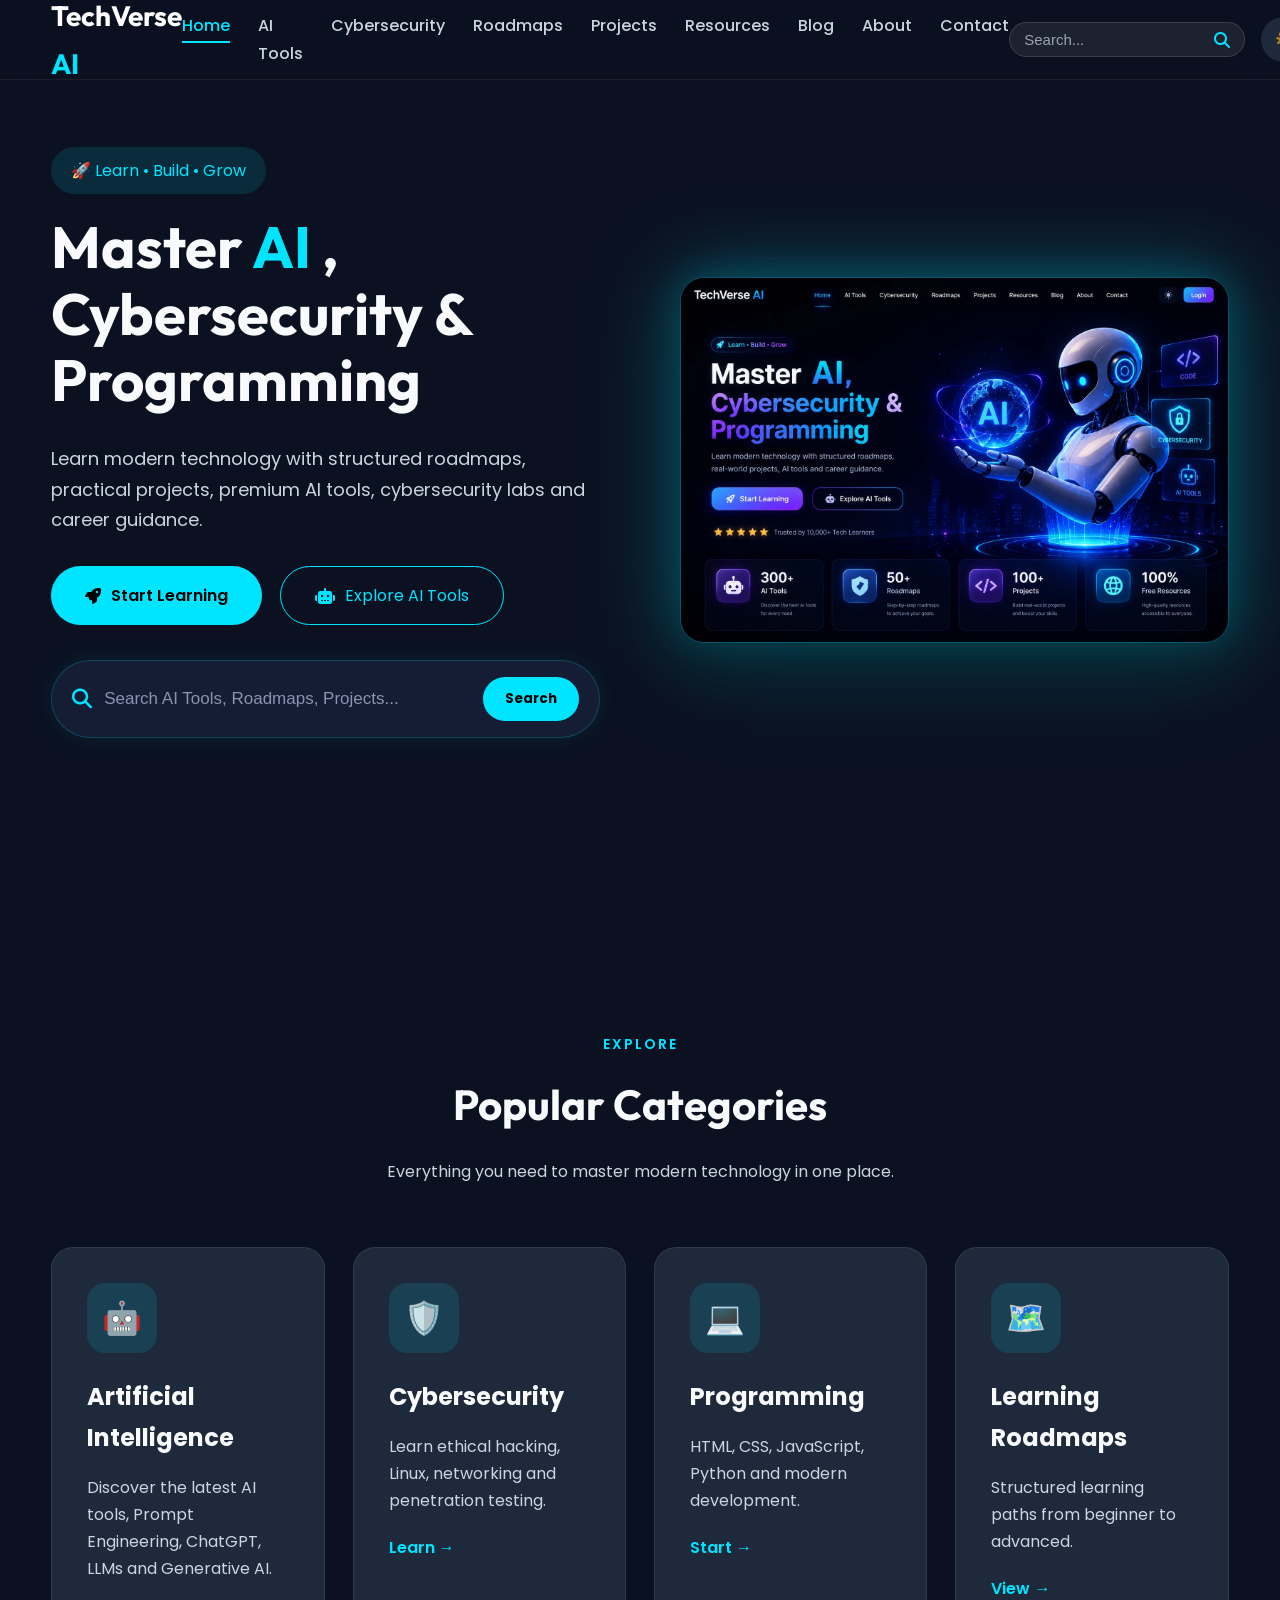
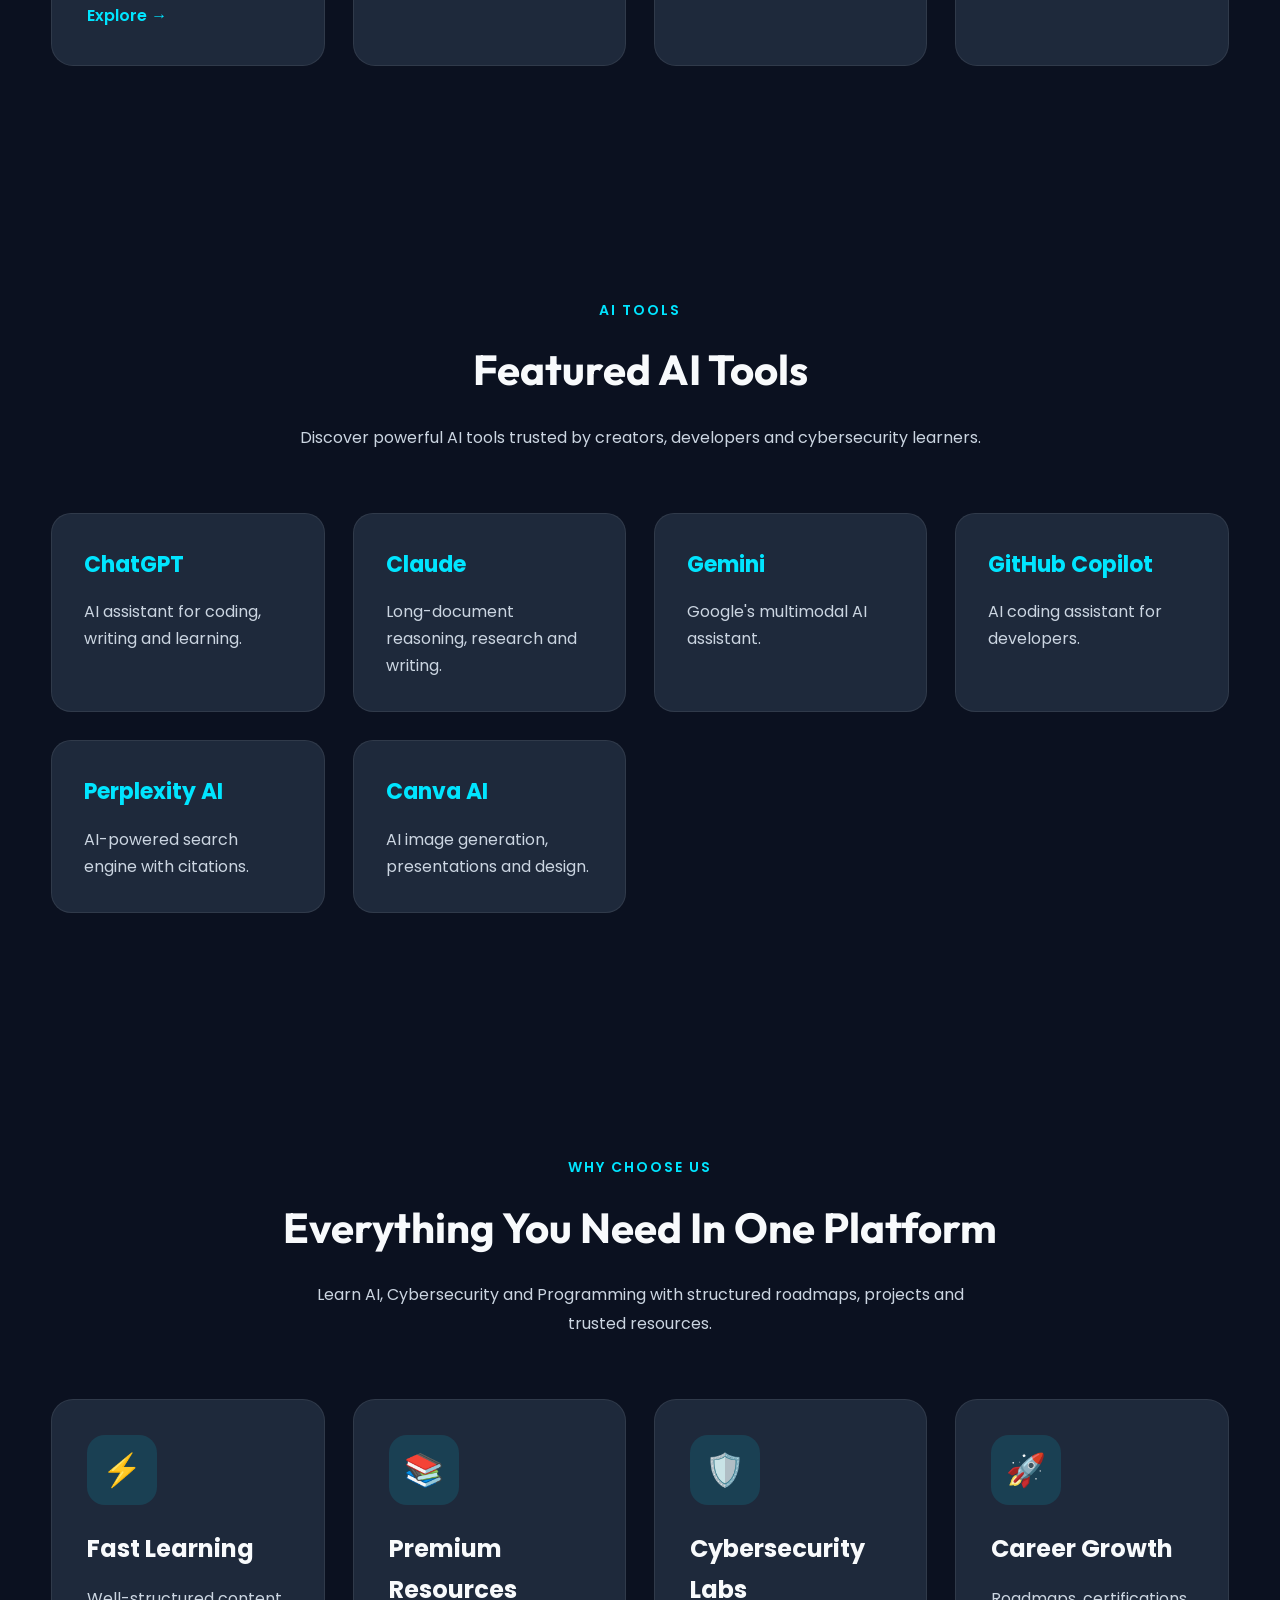
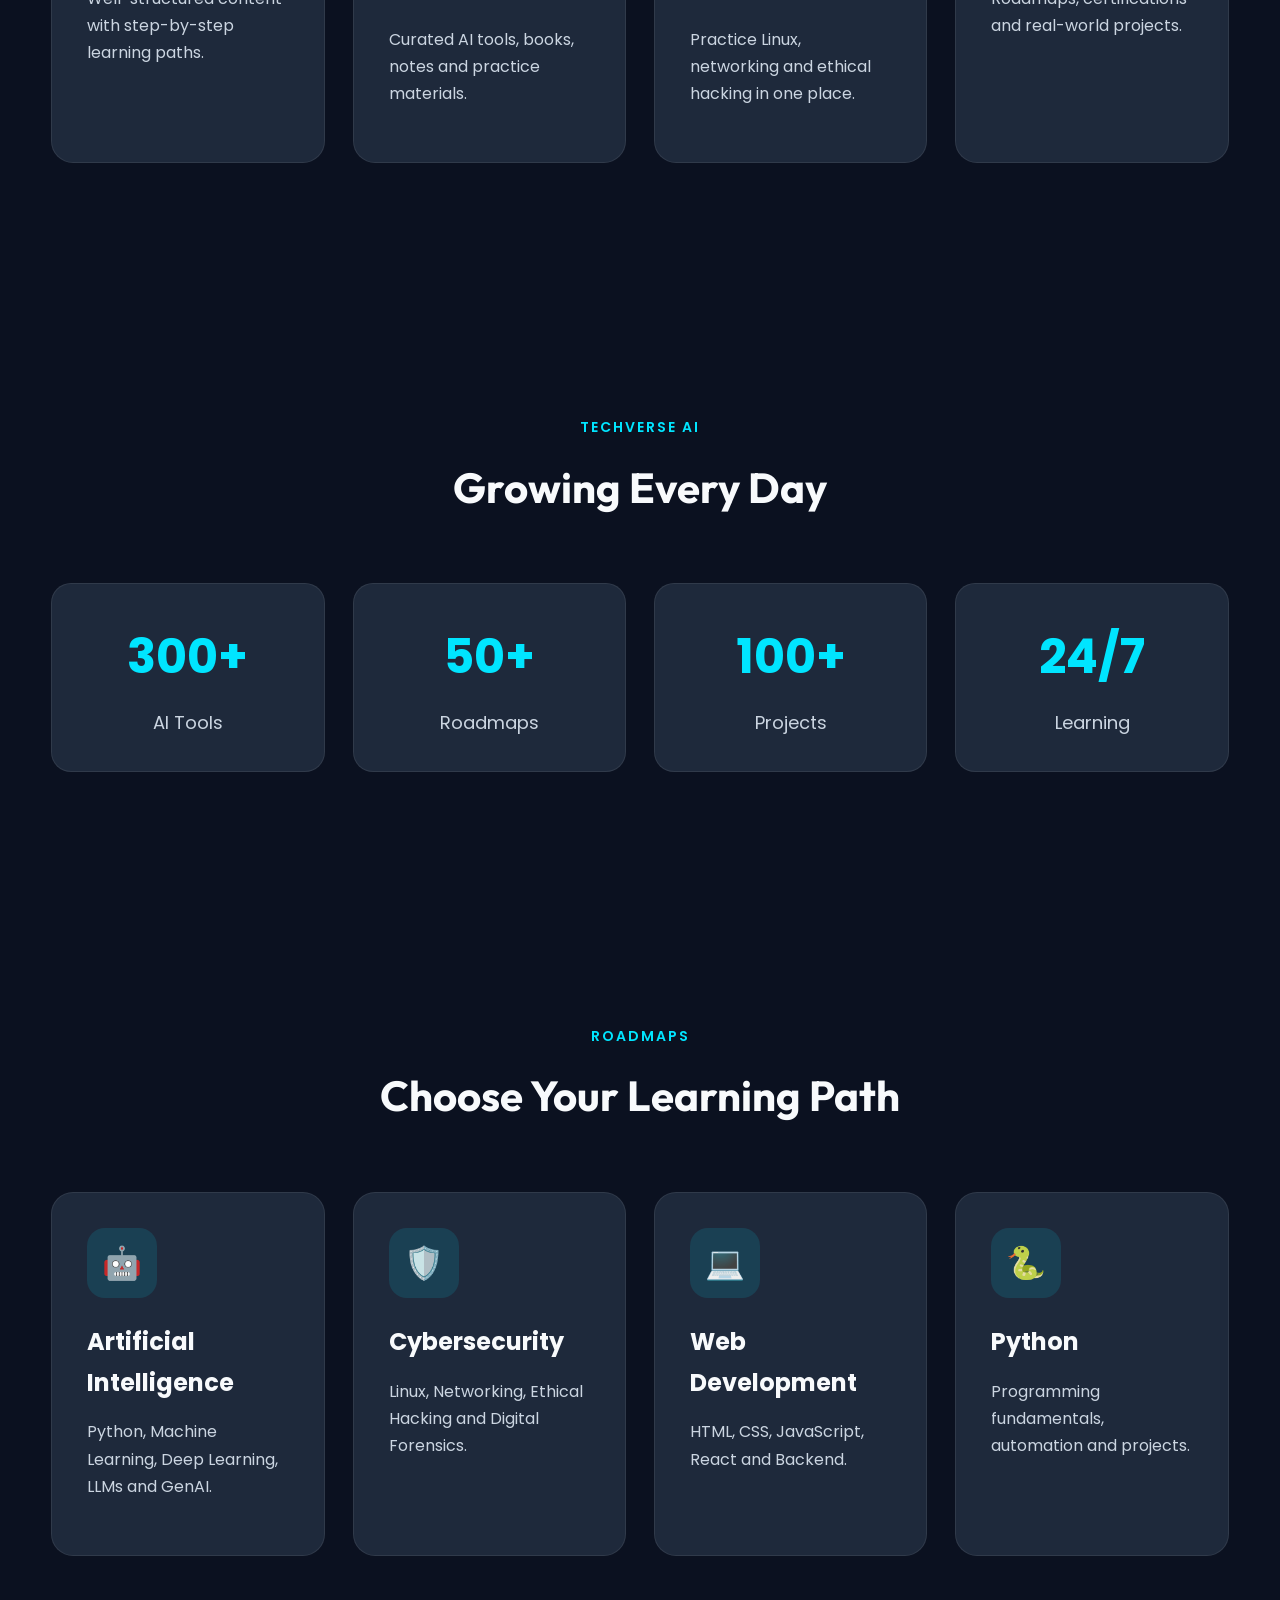
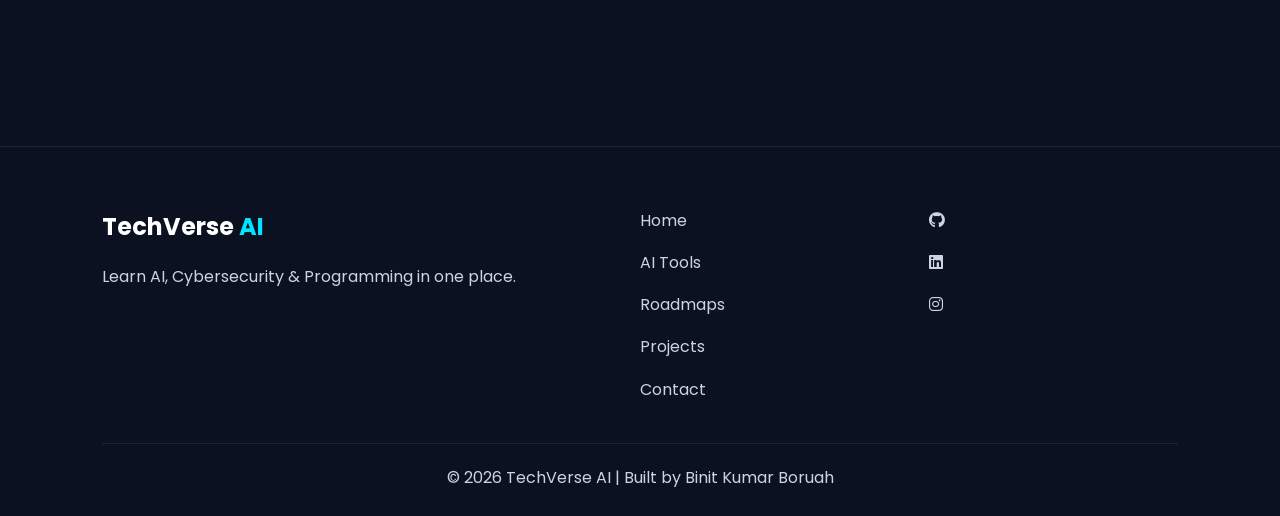
<file: index.html>
<!DOCTYPE html>
<html lang="en">

<head>

    <!-- ==========================================
         Basic Meta
    =========================================== -->

    <meta charset="UTF-8">
    <meta name="viewport" content="width=device-width, initial-scale=1.0">

    <!-- ==========================================
         SEO
    =========================================== -->

    <title>TechVerse AI | Learn AI, Cybersecurity & Programming</title>

    <meta name="description"
        content="TechVerse AI is a modern learning platform for Artificial Intelligence, Cybersecurity, Programming, Web Development, Cloud Computing and Data Science.">

    <meta name="keywords"
        content="AI, Artificial Intelligence, Cybersecurity, Python, Web Development, Data Science, Cloud Computing, Programming">

    <meta name="author"
        content="Binit Kumar Boruah">

    <meta name="robots"
        content="index,follow">

    <!-- ==========================================
         Theme
    =========================================== -->

    <meta name="theme-color" content="#0f172a">

    <!-- ==========================================
         Open Graph
    =========================================== -->

    <meta property="og:title"
        content="TechVerse AI">

    <meta property="og:description"
        content="One Platform For Every Tech Learner">

    <meta property="og:type"
        content="website">

    <meta property="og:image"
        content="assets/images/preview.png">

    <!-- ==========================================
         Favicon
    =========================================== -->

    <link rel="icon"
        href="assets/icons/favicon.png">

    <!-- ==========================================
         CSS
    =========================================== -->

    <link rel="stylesheet"
        href="css/variables.css">

    <link rel="stylesheet"
        href="css/style.css">

    <link rel="stylesheet"
        href="css/responsive.css">

    <link rel="stylesheet"
        href="css/animations.css">

       <link rel="stylesheet"
href="https://cdnjs.cloudflare.com/ajax/libs/font-awesome/6.7.2/css/all.min.css">

</head>

<body>

<!-- ==========================================
     Loader
========================================== -->

<div id="loader">

    <div class="loader-content">

        <div class="loader-logo">

            <span>TechVerse</span>

            <strong>AI</strong>

        </div>

        <div class="loader-spinner"></div>

        <p>

            Loading Experience...

        </p>

    </div>

</div>

<!-- ==========================================
     Header
========================================== -->

<header id="header">

    <nav class="navbar">

        <!-- Logo -->

        <a href="index.html"
            class="logo">

            <span>TechVerse</span>

            <strong>AI</strong>

        </a>

        <!-- Navigation -->

        <ul class="nav-links">

            <li>

                <a href="index.html"
                    class="active">

                    Home

                </a>

            </li>

            <li>

                <a href="pages/ai-tools.html">

                    AI Tools

                </a>

            </li>

            <li>

                <a href="pages/cybersecurity.html">

                    Cybersecurity

                </a>

            </li>

            <li>

                <a href="pages/roadmaps.html">

                    Roadmaps

                </a>

            </li>

            <li>

                <a href="pages/projects.html">

                    Projects

                </a>

            </li>

            <li>

                <a href="pages/resources.html">

                    Resources

                </a>

            </li>

            <li>

                <a href="pages/blog.html">

                    Blog

                </a>

            </li>

            <li>

                <a href="pages/about.html">

                    About

                </a>

            </li>

            <li>

                <a href="pages/contact.html">

                    Contact

                </a>

            </li>

        </ul>

        <!-- Right Side -->

        <div class="nav-actions">
          <div class="search-box">
    <input
        type="text"
        id="search-input"
        placeholder="Search..."
    >
    <i class="fa-solid fa-magnifying-glass"></i>
</div>

            <button id="theme-toggle">

                🌙

            </button>

            <a href="pages/login.html"
                class="login-btn">

                Login

            </a>

            <button id="menu-btn">

                ☰

            </button>

        </div>

    </nav>

</header>

<!-- ==========================================
     Hero Section
========================================== -->

<section class="hero">

    <div class="hero-left">

        <span class="hero-badge">

            🚀 Learn • Build • Grow

        </span>

        <h1>

            Master

            <span>

                AI

            </span>

            ,

            Cybersecurity

            &

            Programming

        </h1>

        <p>

            Learn modern technology with structured roadmaps,
            practical projects,
            premium AI tools,
            cybersecurity labs
            and career guidance.

        </p>

        <div class="hero-buttons">

            <a href="pages/roadmaps.html"
                class="primary-btn">
              
       <i class="fa-solid fa-rocket"></i>
                Start Learning

            </a>

            <a href="pages/ai-tools.html"
                class="secondary-btn">
              
         <i class="fa-solid fa-robot"></i>
                Explore AI Tools

            </a>

        </div>
        
<!-- Hero Search -->

<div class="hero-search">

    <i class="fa-solid fa-magnifying-glass"></i>

    <input
        type="text"
        id="heroSearch"
        placeholder="Search AI Tools, Roadmaps, Projects...">
      <button id="searchBtn">
    Search
      </button>
</div>

    </div>

    <div class="hero-right">

        <img src="assets/images/techverse-ai-hero.webp"
            alt="TechVerse AI">

    </div>

</section>

<!-- Next Part Starts Here -->

<!-- Hero Stats -->


<!-- =======================================
     AI Categories
======================================= -->

<section class="categories container">

    <div class="section-heading">

        <span>Explore</span>

        <h2>Popular Categories</h2>

        <p>
            Everything you need to master modern technology in one place.
        </p>

    </div>

    <div class="category-grid">

        <div class="category-card">

            <div class="category-icon">🤖</div>

            <h3>Artificial Intelligence</h3>

            <p>
                Discover the latest AI tools, Prompt Engineering,
                ChatGPT, LLMs and Generative AI.
            </p>

            <a href="pages/ai-tools.html">
                Explore →
            </a>

        </div>

        <div class="category-card">

            <div class="category-icon">🛡️</div>

            <h3>Cybersecurity</h3>

            <p>
                Learn ethical hacking, Linux,
                networking and penetration testing.
            </p>

            <a href="pages/cybersecurity.html">
                Learn →
            </a>

        </div>

        <div class="category-card">

            <div class="category-icon">💻</div>

            <h3>Programming</h3>

            <p>
                HTML, CSS, JavaScript,
                Python and modern development.
            </p>

            <a href="pages/programming.html">
                Start →
            </a>

        </div>

        <div class="category-card">

            <div class="category-icon">🗺️</div>

            <h3>Learning Roadmaps</h3>

            <p>
                Structured learning paths
                from beginner to advanced.
            </p>

            <a href="pages/roadmaps.html">
                View →
            </a>

        </div>

    </div>

</section>

<!-- =======================================
     Featured AI Tools
======================================= -->

<section class="featured-tools container">

    <div class="section-heading">

        <span>AI Tools</span>

        <h2>Featured AI Tools</h2>

        <p>
            Discover powerful AI tools trusted by creators,
            developers and cybersecurity learners.
        </p>

    </div>

    <div class="tools-grid">

        <div class="tool-card">

            <h3>ChatGPT</h3>

            <p>
                AI assistant for coding,
                writing and learning.
            </p>

        </div>

        <div class="tool-card">

            <h3>Claude</h3>

            <p>
                Long-document reasoning,
                research and writing.
            </p>

        </div>

        <div class="tool-card">

            <h3>Gemini</h3>

            <p>
                Google's multimodal AI
                assistant.
            </p>

        </div>

        <div class="tool-card">

            <h3>GitHub Copilot</h3>

            <p>
                AI coding assistant
                for developers.
            </p>

        </div>

        <div class="tool-card">

            <h3>Perplexity AI</h3>

            <p>
                AI-powered search engine
                with citations.
            </p>

        </div>

        <div class="tool-card">

            <h3>Canva AI</h3>

            <p>
                AI image generation,
                presentations and design.
            </p>

        </div>

    </div>

</section>
<!-- =======================================
     Why Choose TechVerse AI
======================================= -->

<section class="why-us container">

    <div class="section-heading">

        <span>Why Choose Us</span>

        <h2>Everything You Need In One Platform</h2>

        <p>
            Learn AI, Cybersecurity and Programming with structured
            roadmaps, projects and trusted resources.
        </p>

    </div>

    <div class="category-grid">

        <div class="category-card">
            <div class="category-icon">⚡</div>
            <h3>Fast Learning</h3>
            <p>Well-structured content with step-by-step learning paths.</p>
        </div>

        <div class="category-card">
            <div class="category-icon">📚</div>
            <h3>Premium Resources</h3>
            <p>Curated AI tools, books, notes and practice materials.</p>
        </div>

        <div class="category-card">
            <div class="category-icon">🛡️</div>
            <h3>Cybersecurity Labs</h3>
            <p>Practice Linux, networking and ethical hacking in one place.</p>
        </div>

        <div class="category-card">
            <div class="category-icon">🚀</div>
            <h3>Career Growth</h3>
            <p>Roadmaps, certifications and real-world projects.</p>
        </div>

    </div>

</section>

<!-- =======================================
     Statistics
======================================= -->

<section class="stats container">

    <div class="section-heading">

        <span>TechVerse AI</span>

        <h2>Growing Every Day</h2>

    </div>

    <div class="tools-grid">

        <div class="tool-card">
            <h3>300+</h3>
            <p>AI Tools</p>
        </div>

        <div class="tool-card">
            <h3>50+</h3>
            <p>Roadmaps</p>
        </div>

        <div class="tool-card">
            <h3>100+</h3>
            <p>Projects</p>
        </div>

        <div class="tool-card">
            <h3>24/7</h3>
            <p>Learning</p>
        </div>

    </div>

</section>

<!-- =======================================
     Learning Roadmaps
======================================= -->

<section class="roadmaps container">

    <div class="section-heading">

        <span>Roadmaps</span>

        <h2>Choose Your Learning Path</h2>

    </div>

    <div class="category-grid">

        <div class="category-card">
            <div class="category-icon">🤖</div>
            <h3>Artificial Intelligence</h3>
            <p>Python, Machine Learning, Deep Learning, LLMs and GenAI.</p>
        </div>

        <div class="category-card">
            <div class="category-icon">🛡️</div>
            <h3>Cybersecurity</h3>
            <p>Linux, Networking, Ethical Hacking and Digital Forensics.</p>
        </div>

        <div class="category-card">
            <div class="category-icon">💻</div>
            <h3>Web Development</h3>
            <p>HTML, CSS, JavaScript, React and Backend.</p>
        </div>

        <div class="category-card">
            <div class="category-icon">🐍</div>
            <h3>Python</h3>
            <p>Programming fundamentals, automation and projects.</p>
        </div>

    </div>

</section>

<footer class="footer">

    <div class="footer-container">

        <div class="footer-logo">
            <h2>TechVerse <span>AI</span></h2>
            <p>Learn AI, Cybersecurity & Programming in one place.</p>
        </div>

        <div class="footer-links">
            <a href="index.html">Home</a>
            <a href="pages/ai-tools.html">AI Tools</a>
            <a href="pages/roadmaps.html">Roadmaps</a>
            <a href="pages/projects.html">Projects</a>
            <a href="contact.html">Contact</a>
        </div>

      <div class="footer-social">

<a href="https://github.com/boruahbinit619-ux" target="_blank">
<i class="fab fa-github"></i>
</a>

<a href="https://www.linkedin.com/in/binit-kumar-boruah-a91a972a4" target="_blank">
<i class="fab fa-linkedin"></i>
</a>

<a href="https://www.instagram.com/its_aariv07" target="_blank">
<i class="fab fa-instagram"></i>
</a>

     </div>

    </div>

    <div class="footer-bottom">
        © 2026 TechVerse AI | Built by Binit Kumar Boruah
    </div>

</footer>

<script src="js/app.js"></script>

<script>
if ("serviceWorker" in navigator) {
  window.addEventListener("load", () => {
    navigator.serviceWorker.register("service-worker.js");
  });
}
</script>

</body>
</html>
</file>
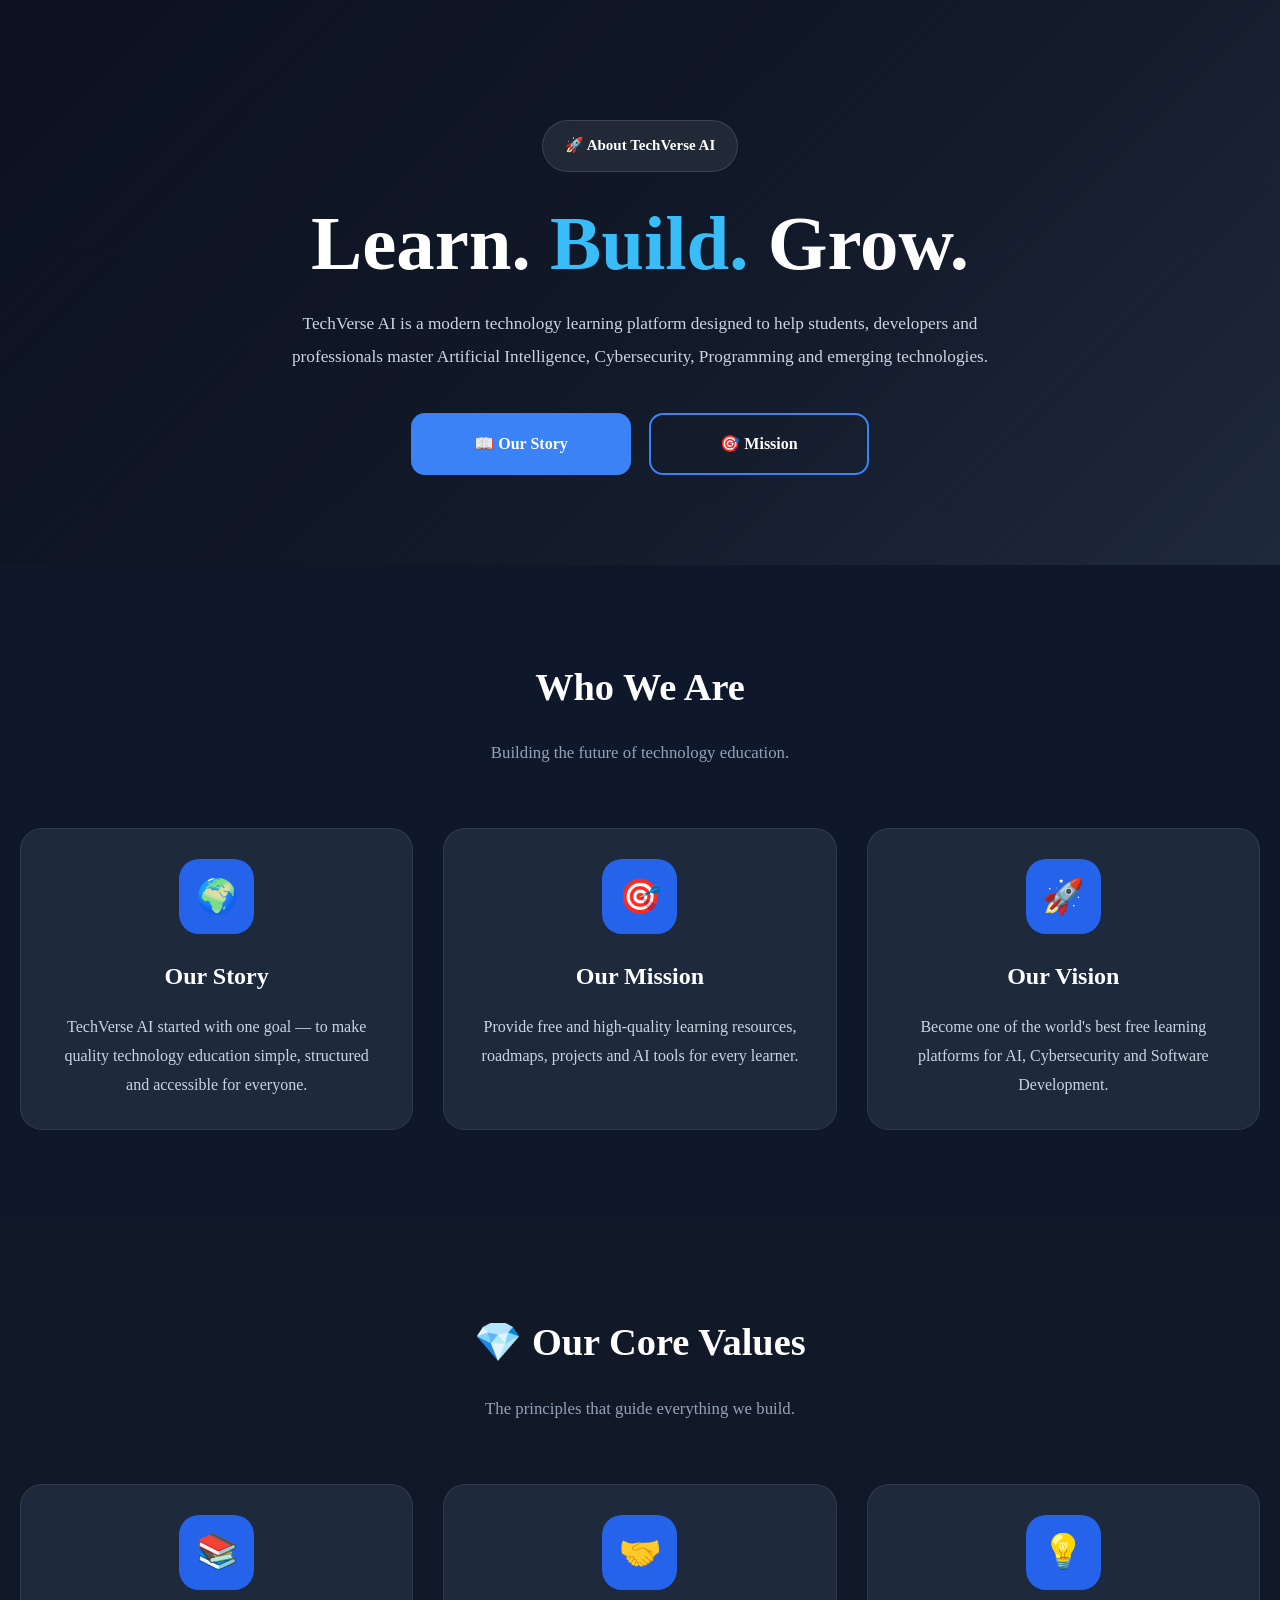
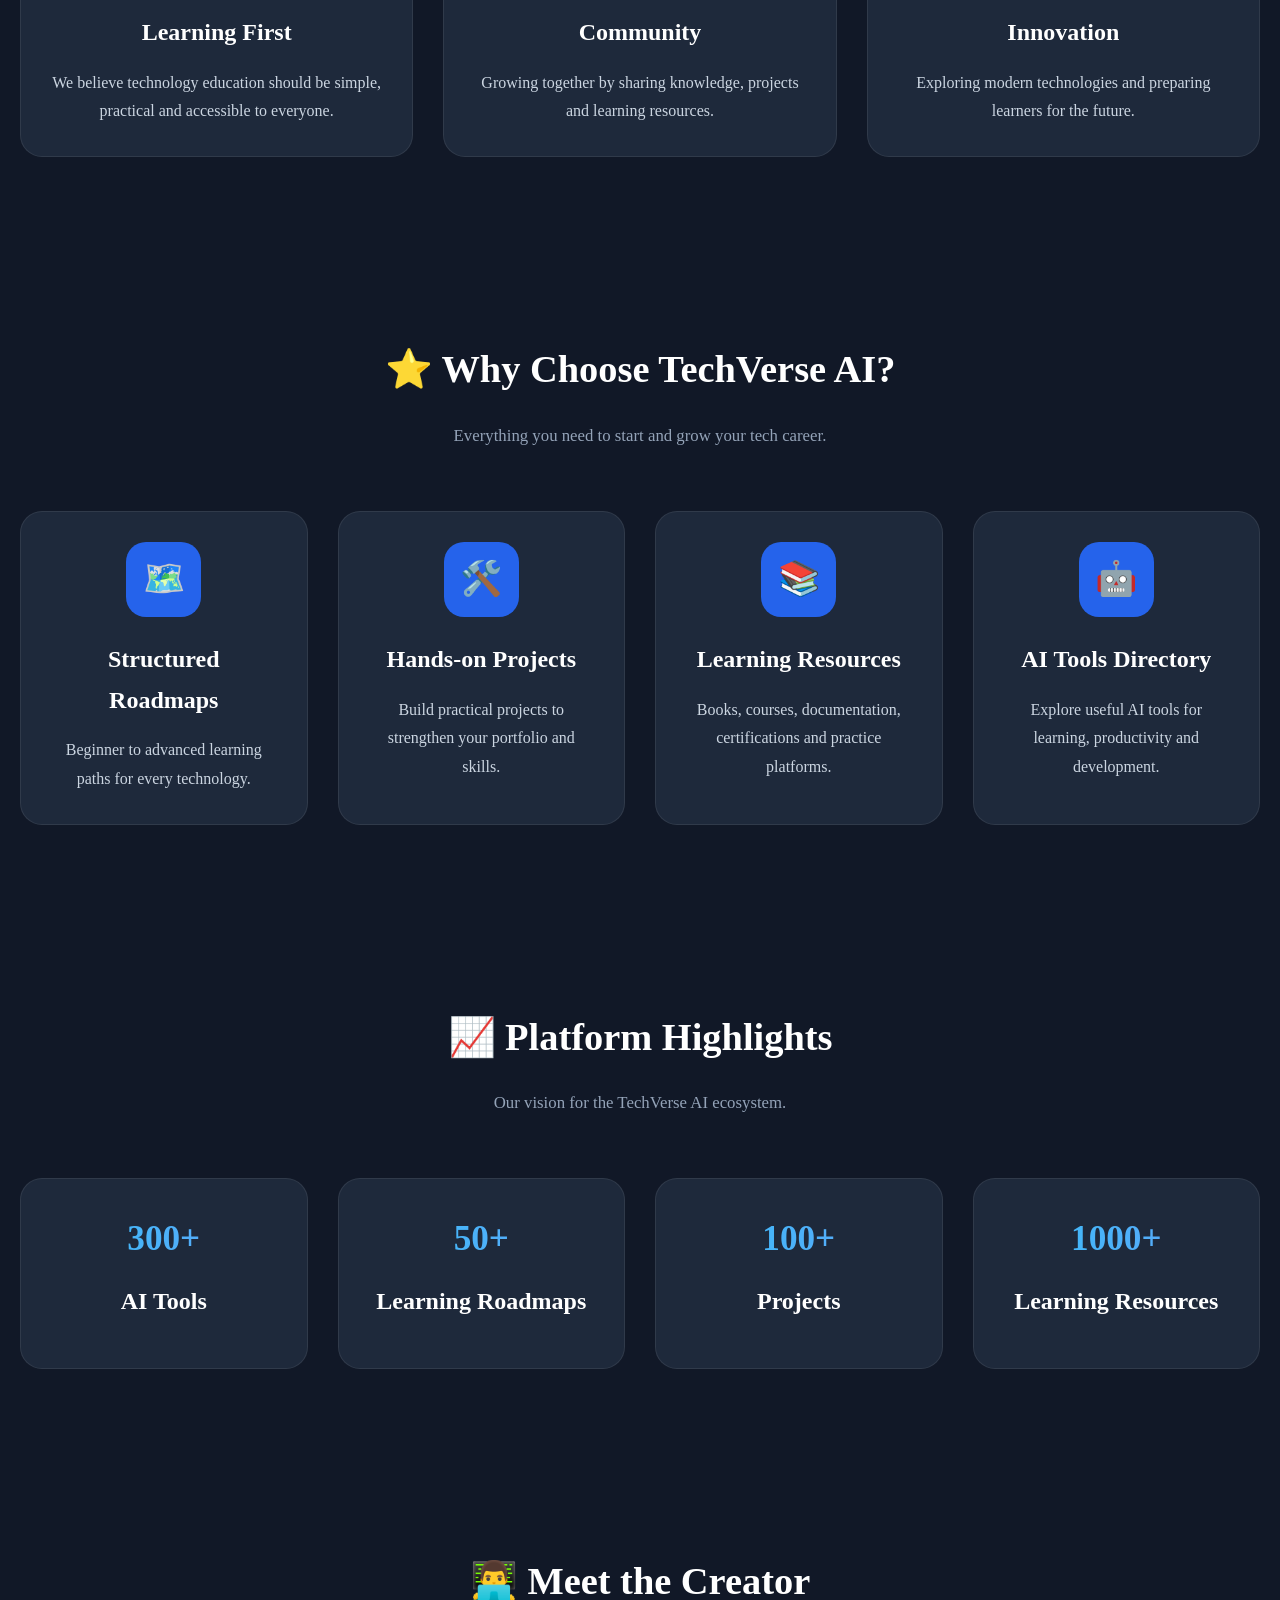
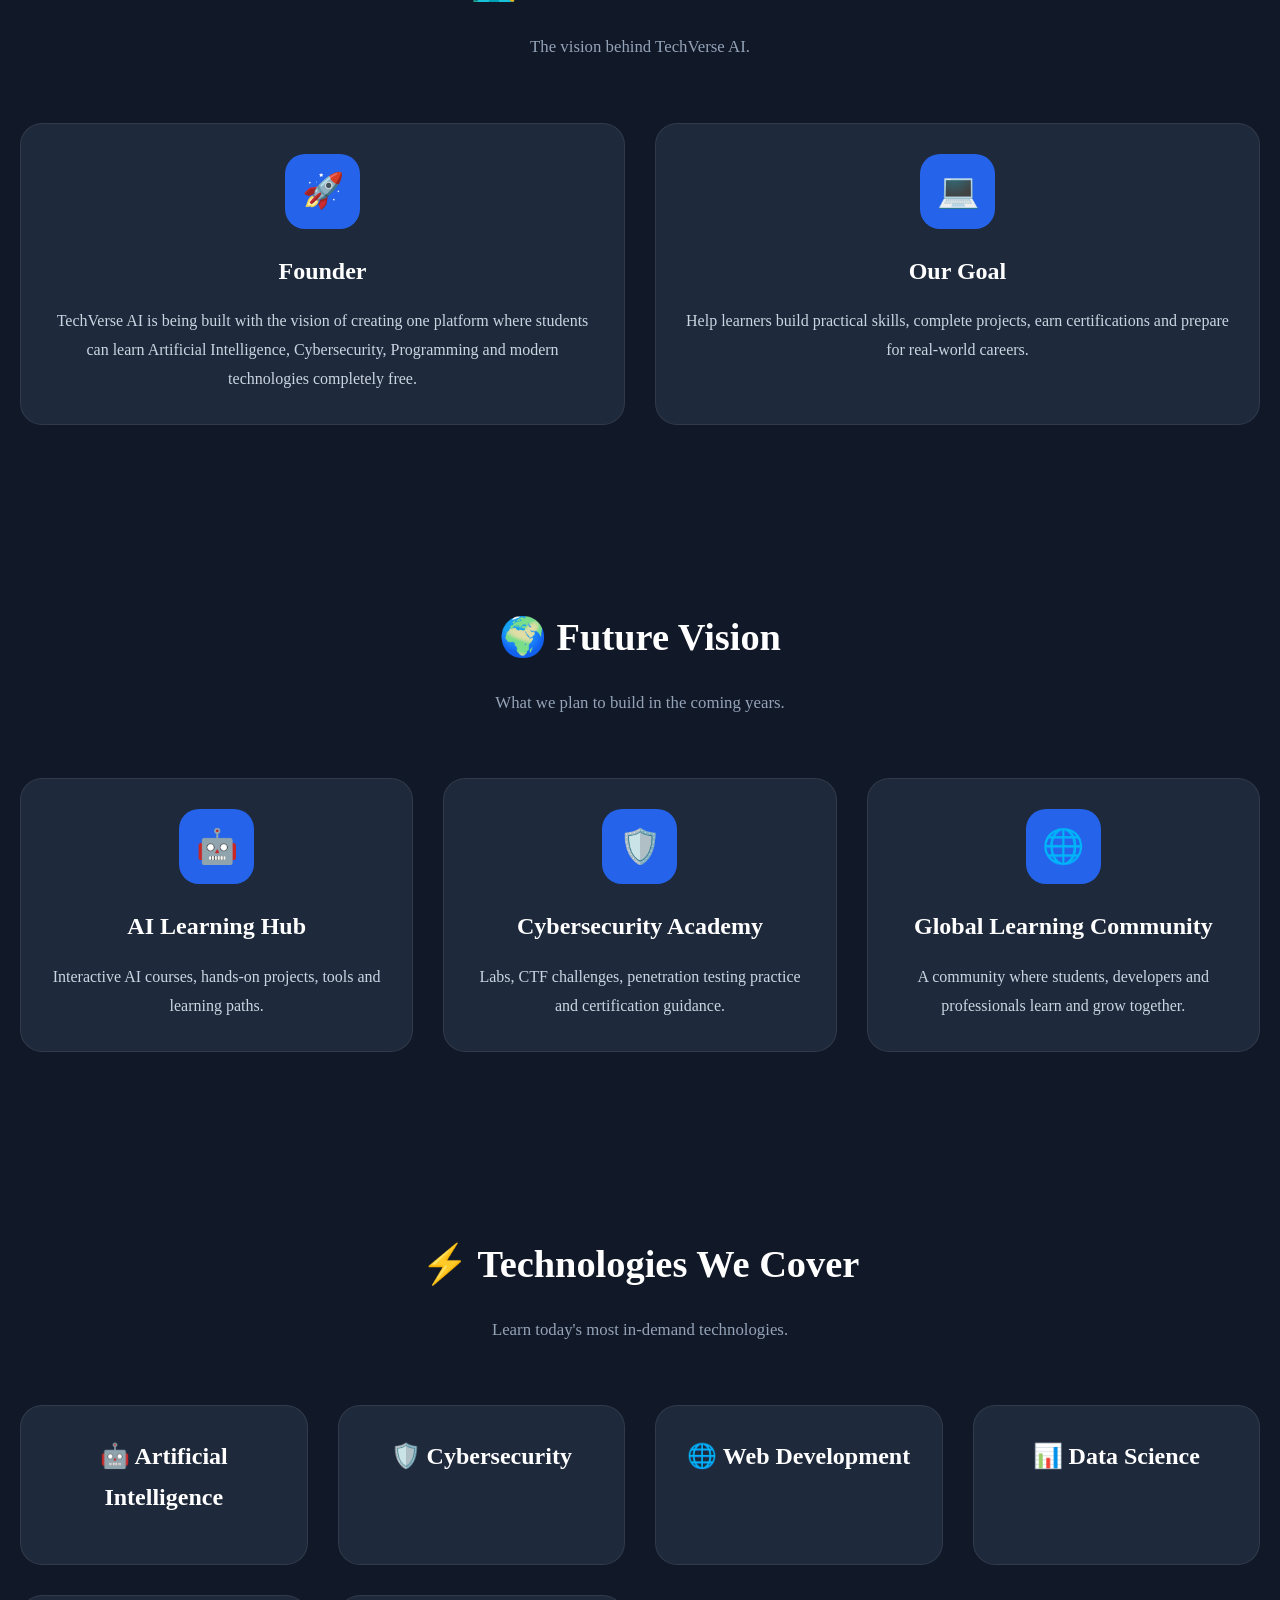
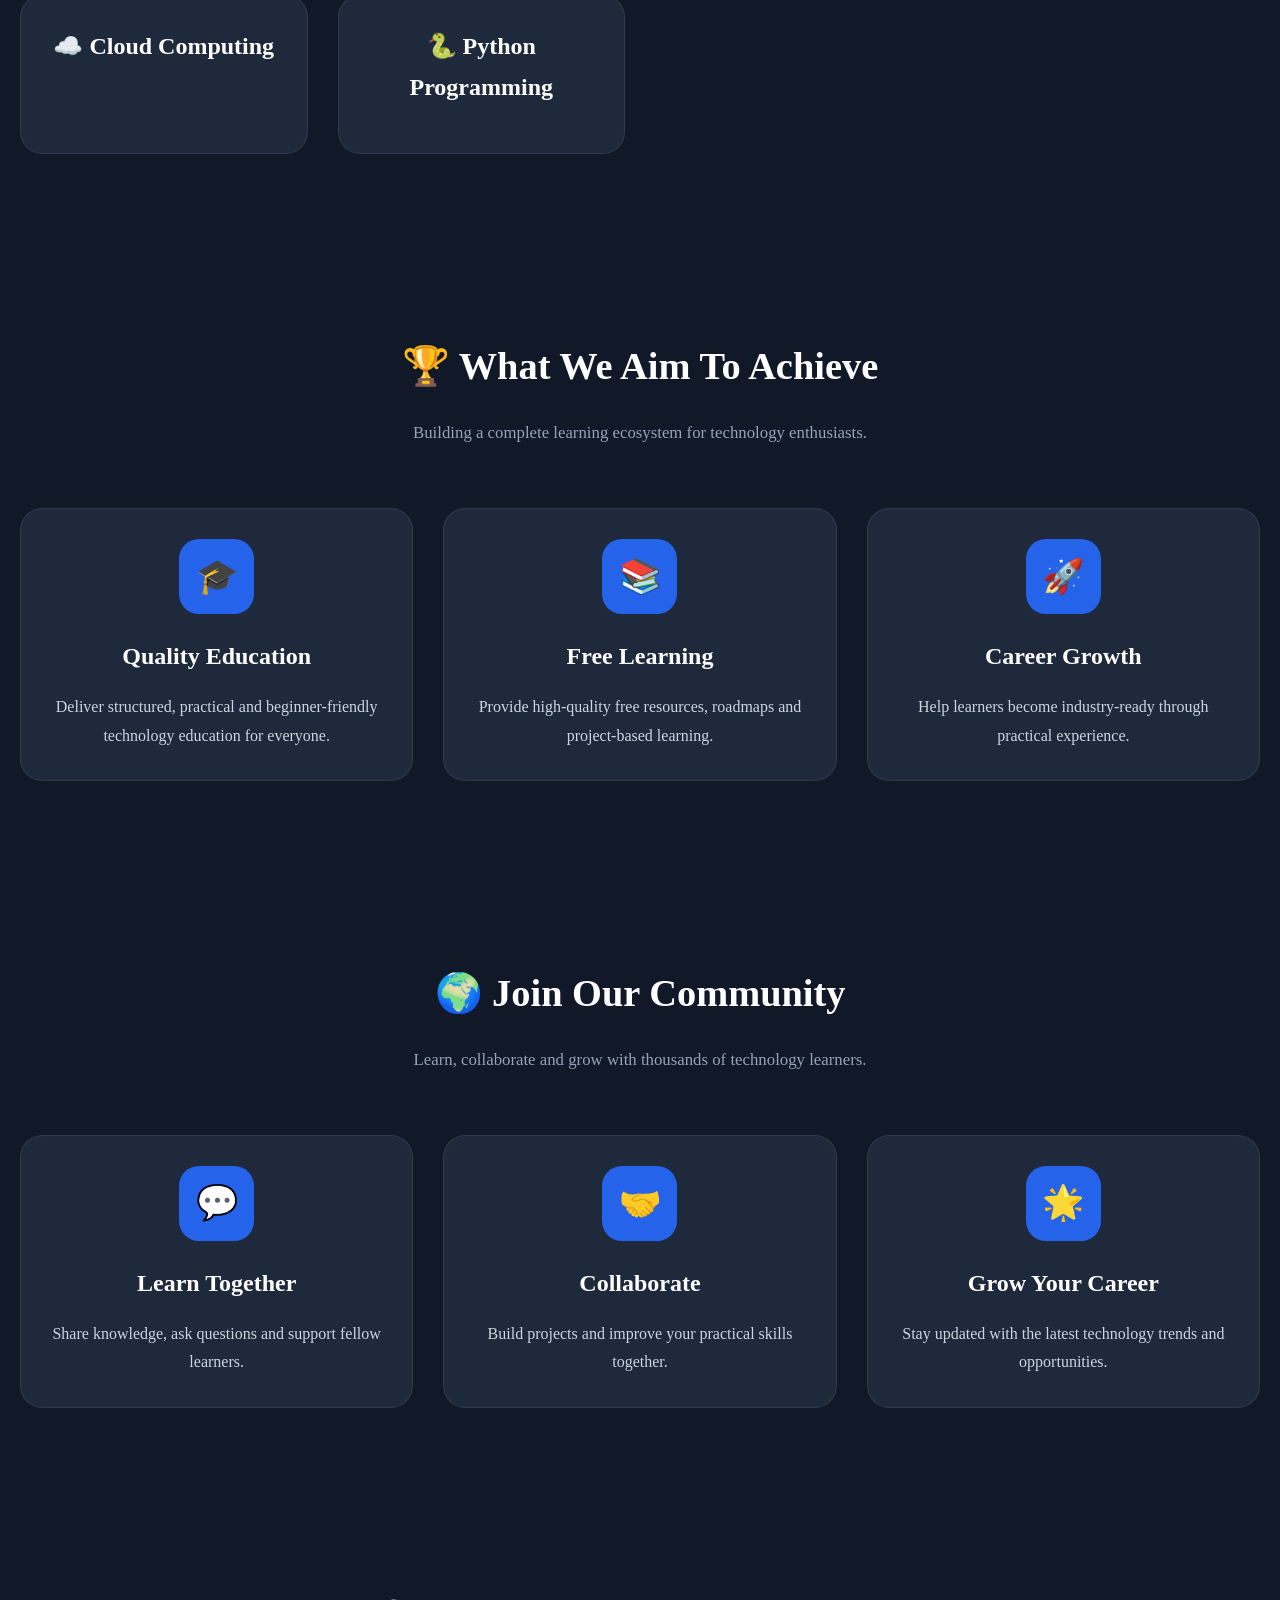
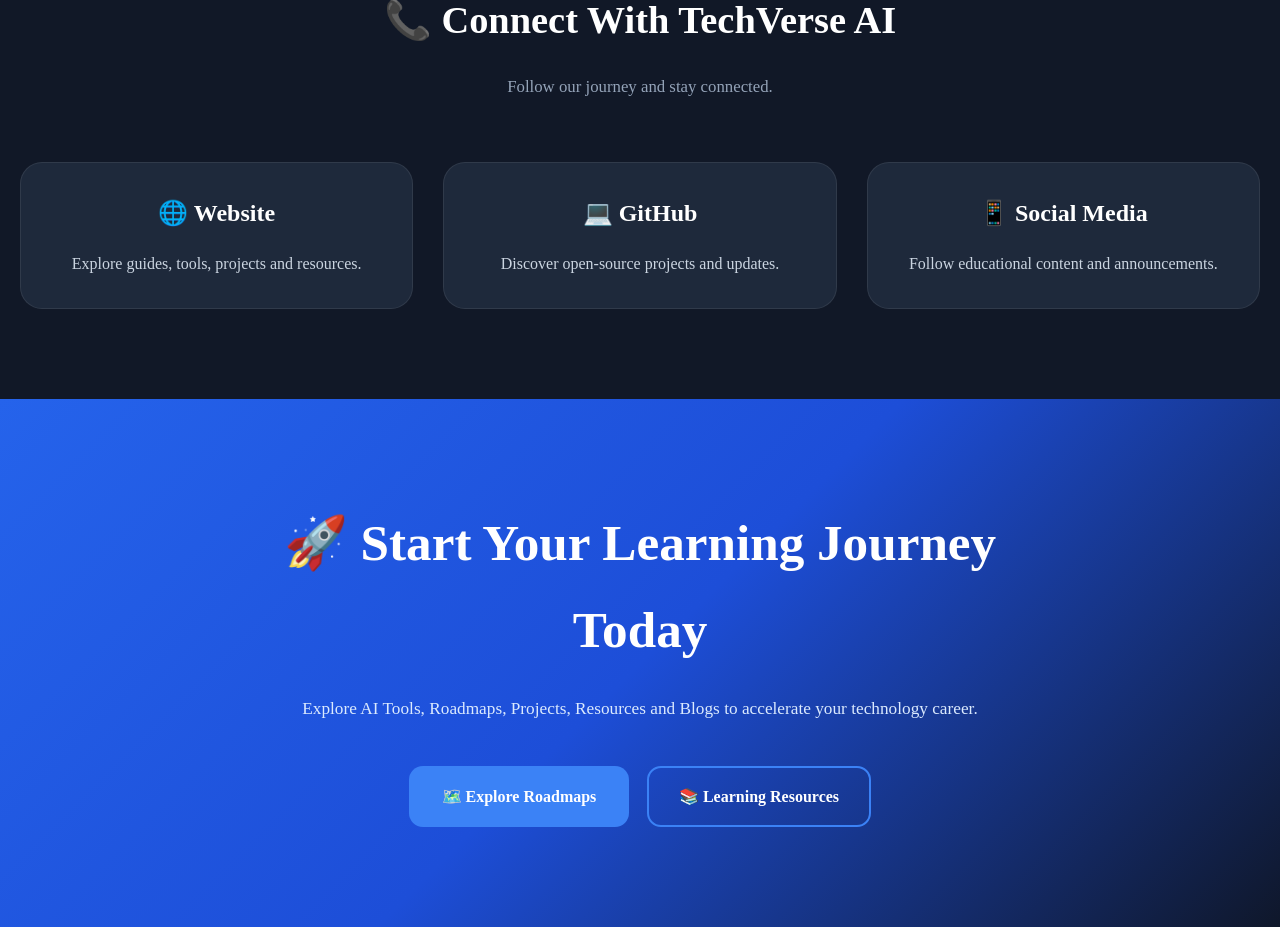
<file: pages/about.html>
<!DOCTYPE html>
<html lang="en">

<head>

    <meta charset="UTF-8">

    <meta name="viewport"
          content="width=device-width, initial-scale=1.0">

    <title>About | TechVerse AI</title>

    <meta name="description"
          content="Learn about TechVerse AI, our mission, vision and commitment to helping students learn technology.">

    <link rel="stylesheet"
          href="../css/style.css">

    <link rel="stylesheet"
          href="../css/about.css">

</head>

<body>

<!-- ==========================================
     Hero Section
========================================== -->

<section class="about-hero">

    <div class="about-container">

        <span class="hero-badge">

            🚀 About TechVerse AI

        </span>

        <h1>

            Learn.

            <span>

                Build.

            </span>

            Grow.

        </h1>

        <p>

            TechVerse AI is a modern technology learning platform
            designed to help students, developers and professionals
            master Artificial Intelligence, Cybersecurity,
            Programming and emerging technologies.

        </p>

        <div class="hero-buttons">

            <a href="#our-story"
               class="btn-primary">

                📖 Our Story

            </a>

            <a href="#mission"
               class="btn-secondary">

                🎯 Mission

            </a>

        </div>

    </div>

</section>

<!-- ==========================================
     About Sections
========================================== -->

<section
class="about-grid-section"
id="our-story">

<div class="section-title">

<h2>

Who We Are

</h2>

<p>

Building the future of technology education.

</p>

</div>

<div class="about-grid">

<div class="about-card">

<div class="about-icon">

🌍

</div>

<h3>

Our Story

</h3>

<p>

TechVerse AI started with one goal —
to make quality technology education
simple, structured and accessible
for everyone.

</p>

</div>

<div class="about-card">

<div class="about-icon">

🎯

</div>

<h3>

Our Mission

</h3>

<p>

Provide free and high-quality
learning resources, roadmaps,
projects and AI tools
for every learner.

</p>

</div>

<div class="about-card">

<div class="about-icon">

🚀

</div>

<h3>

Our Vision

</h3>

<p>

Become one of the world's
best free learning platforms
for AI, Cybersecurity
and Software Development.

</p>

</div>

</div>

</section>

<!-- ==========================================
     Core Values
========================================== -->

<section class="about-section">

    <div class="section-title">

        <h2>💎 Our Core Values</h2>

        <p>

            The principles that guide everything we build.

        </p>

    </div>

    <div class="about-grid">

        <div class="about-card">

            <div class="about-icon">📚</div>

            <h3>Learning First</h3>

            <p>

                We believe technology education should be
                simple, practical and accessible to everyone.

            </p>

        </div>

        <div class="about-card">

            <div class="about-icon">🤝</div>

            <h3>Community</h3>

            <p>

                Growing together by sharing knowledge,
                projects and learning resources.

            </p>

        </div>

        <div class="about-card">

            <div class="about-icon">💡</div>

            <h3>Innovation</h3>

            <p>

                Exploring modern technologies and preparing
                learners for the future.

            </p>

        </div>

    </div>

</section>

<!-- ==========================================
     Why Choose TechVerse AI
========================================== -->

<section class="about-section"
         id="mission">

    <div class="section-title">

        <h2>⭐ Why Choose TechVerse AI?</h2>

        <p>

            Everything you need to start and grow your tech career.

        </p>

    </div>

    <div class="about-grid">

        <div class="about-card">

            <div class="about-icon">🗺️</div>

            <h3>Structured Roadmaps</h3>

            <p>

                Beginner to advanced learning paths
                for every technology.

            </p>

        </div>

        <div class="about-card">

            <div class="about-icon">🛠️</div>

            <h3>Hands-on Projects</h3>

            <p>

                Build practical projects to strengthen
                your portfolio and skills.

            </p>

        </div>

        <div class="about-card">

            <div class="about-icon">📚</div>

            <h3>Learning Resources</h3>

            <p>

                Books, courses, documentation,
                certifications and practice platforms.

            </p>

        </div>

        <div class="about-card">

            <div class="about-icon">🤖</div>

            <h3>AI Tools Directory</h3>

            <p>

                Explore useful AI tools for learning,
                productivity and development.

            </p>

        </div>

    </div>

</section>

<!-- ==========================================
     Platform Statistics
========================================== -->

<section class="about-section">

    <div class="section-title">

        <h2>📈 Platform Highlights</h2>

        <p>

            Our vision for the TechVerse AI ecosystem.

        </p>

    </div>

    <div class="about-grid">

        <div class="about-card">

            <h2>300+</h2>

            <h3>AI Tools</h3>

        </div>

        <div class="about-card">

            <h2>50+</h2>

            <h3>Learning Roadmaps</h3>

        </div>

        <div class="about-card">

            <h2>100+</h2>

            <h3>Projects</h3>

        </div>

        <div class="about-card">

            <h2>1000+</h2>

            <h3>Learning Resources</h3>

        </div>

    </div>

</section>

<!-- ==========================================
     Meet the Creator
========================================== -->

<section class="about-section">

    <div class="section-title">

        <h2>👨‍💻 Meet the Creator</h2>

        <p>

            The vision behind TechVerse AI.

        </p>

    </div>

    <div class="about-grid">

        <div class="about-card">

            <div class="about-icon">

                🚀

            </div>

            <h3>

                Founder

            </h3>

            <p>

                TechVerse AI is being built with the vision
                of creating one platform where students
                can learn Artificial Intelligence,
                Cybersecurity, Programming and
                modern technologies completely free.

            </p>

        </div>

        <div class="about-card">

            <div class="about-icon">

                💻

            </div>

            <h3>

                Our Goal

            </h3>

            <p>

                Help learners build practical skills,
                complete projects, earn certifications
                and prepare for real-world careers.

            </p>

        </div>

    </div>

</section>

<!-- ==========================================
     Future Vision
========================================== -->

<section class="about-section">

    <div class="section-title">

        <h2>🌍 Future Vision</h2>

        <p>

            What we plan to build in the coming years.

        </p>

    </div>

    <div class="about-grid">

        <div class="about-card">

            <div class="about-icon">

                🤖

            </div>

            <h3>

                AI Learning Hub

            </h3>

            <p>

                Interactive AI courses,
                hands-on projects,
                tools and learning paths.

            </p>

        </div>

        <div class="about-card">

            <div class="about-icon">

                🛡️

            </div>

            <h3>

                Cybersecurity Academy

            </h3>

            <p>

                Labs, CTF challenges,
                penetration testing practice
                and certification guidance.

            </p>

        </div>

        <div class="about-card">

            <div class="about-icon">

                🌐

            </div>

            <h3>

                Global Learning Community

            </h3>

            <p>

                A community where students,
                developers and professionals
                learn and grow together.

            </p>

        </div>

    </div>

</section>

<!-- ==========================================
     Technologies Covered
========================================== -->

<section class="about-section">

    <div class="section-title">

        <h2>⚡ Technologies We Cover</h2>

        <p>

            Learn today's most in-demand technologies.

        </p>

    </div>

    <div class="about-grid">

        <div class="about-card">

            <h3>🤖 Artificial Intelligence</h3>

        </div>

        <div class="about-card">

            <h3>🛡️ Cybersecurity</h3>

        </div>

        <div class="about-card">

            <h3>🌐 Web Development</h3>

        </div>

        <div class="about-card">

            <h3>📊 Data Science</h3>

        </div>

        <div class="about-card">

            <h3>☁️ Cloud Computing</h3>

        </div>

        <div class="about-card">

            <h3>🐍 Python Programming</h3>

        </div>

    </div>

</section>

<!-- ==========================================
     Achievements
========================================== -->

<section class="about-section">

    <div class="section-title">

        <h2>🏆 What We Aim To Achieve</h2>

        <p>

            Building a complete learning ecosystem for technology enthusiasts.

        </p>

    </div>

    <div class="about-grid">

        <div class="about-card">

            <div class="about-icon">🎓</div>

            <h3>Quality Education</h3>

            <p>

                Deliver structured, practical and beginner-friendly
                technology education for everyone.

            </p>

        </div>

        <div class="about-card">

            <div class="about-icon">📚</div>

            <h3>Free Learning</h3>

            <p>

                Provide high-quality free resources,
                roadmaps and project-based learning.

            </p>

        </div>

        <div class="about-card">

            <div class="about-icon">🚀</div>

            <h3>Career Growth</h3>

            <p>

                Help learners become industry-ready
                through practical experience.

            </p>

        </div>

    </div>

</section>

<!-- ==========================================
     Community
========================================== -->

<section class="about-section">

    <div class="section-title">

        <h2>🌍 Join Our Community</h2>

        <p>

            Learn, collaborate and grow with thousands
            of technology learners.

        </p>

    </div>

    <div class="about-grid">

        <div class="about-card">

            <div class="about-icon">💬</div>

            <h3>Learn Together</h3>

            <p>

                Share knowledge, ask questions
                and support fellow learners.

            </p>

        </div>

        <div class="about-card">

            <div class="about-icon">🤝</div>

            <h3>Collaborate</h3>

            <p>

                Build projects and improve
                your practical skills together.

            </p>

        </div>

        <div class="about-card">

            <div class="about-icon">🌟</div>

            <h3>Grow Your Career</h3>

            <p>

                Stay updated with the latest
                technology trends and opportunities.

            </p>

        </div>

    </div>

</section>

<!-- ==========================================
     Connect
========================================== -->

<section class="about-section">

    <div class="section-title">

        <h2>📞 Connect With TechVerse AI</h2>

        <p>

            Follow our journey and stay connected.

        </p>

    </div>

    <div class="about-grid">

        <div class="about-card">

            <h3>🌐 Website</h3>

            <p>Explore guides, tools, projects and resources.</p>

        </div>

        <div class="about-card">

            <h3>💻 GitHub</h3>

            <p>Discover open-source projects and updates.</p>

        </div>

        <div class="about-card">

            <h3>📱 Social Media</h3>

            <p>Follow educational content and announcements.</p>

        </div>

    </div>

</section>

<!-- ==========================================
     Final CTA
========================================== -->

<section class="about-cta">

    <div class="cta-content">

        <h2>

            🚀 Start Your Learning Journey Today

        </h2>

        <p>

            Explore AI Tools, Roadmaps, Projects,
            Resources and Blogs to accelerate
            your technology career.

        </p>

        <div class="hero-buttons">

            <a href="roadmaps.html"
               class="btn-primary">

                🗺️ Explore Roadmaps

            </a>

            <a href="resources.html"
               class="btn-secondary">

                📚 Learning Resources

            </a>

        </div>

    </div>

</section>

<script src="../js/about.js"></script>

</body>

</html>
</file>
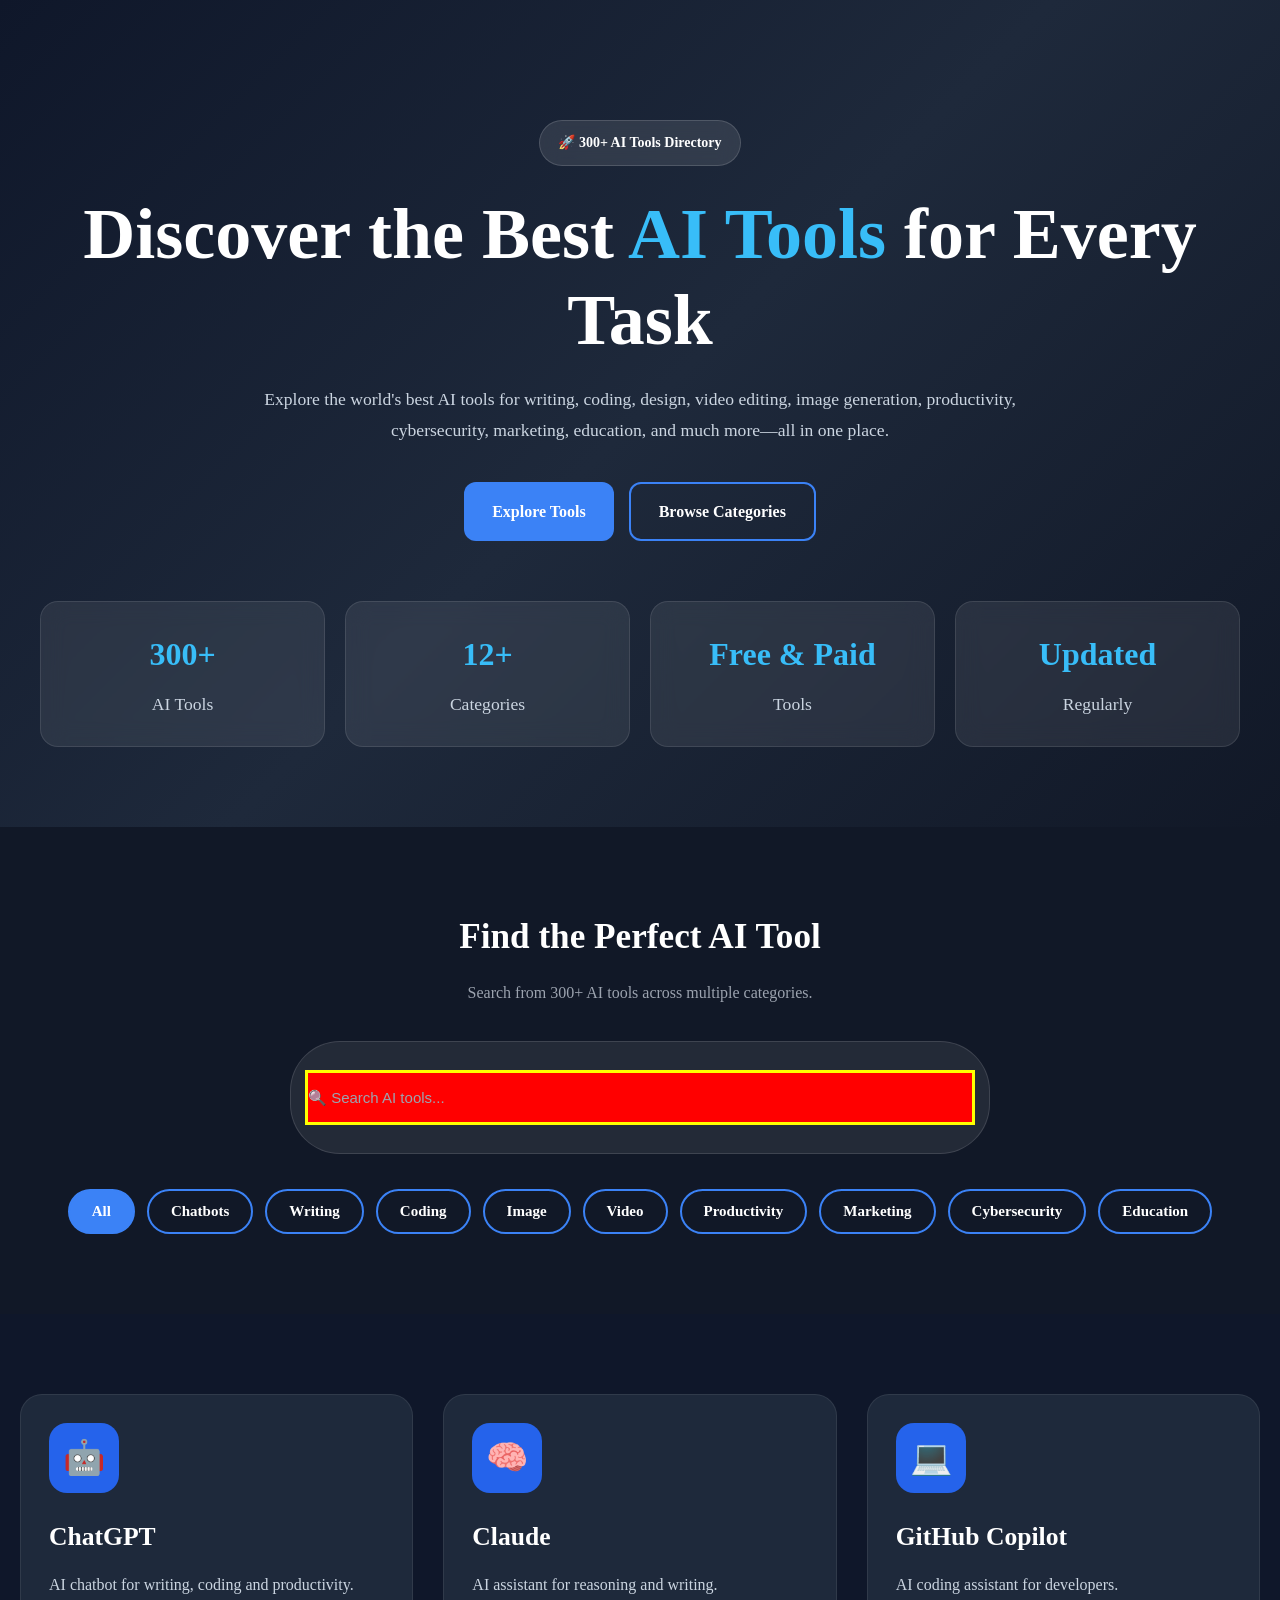
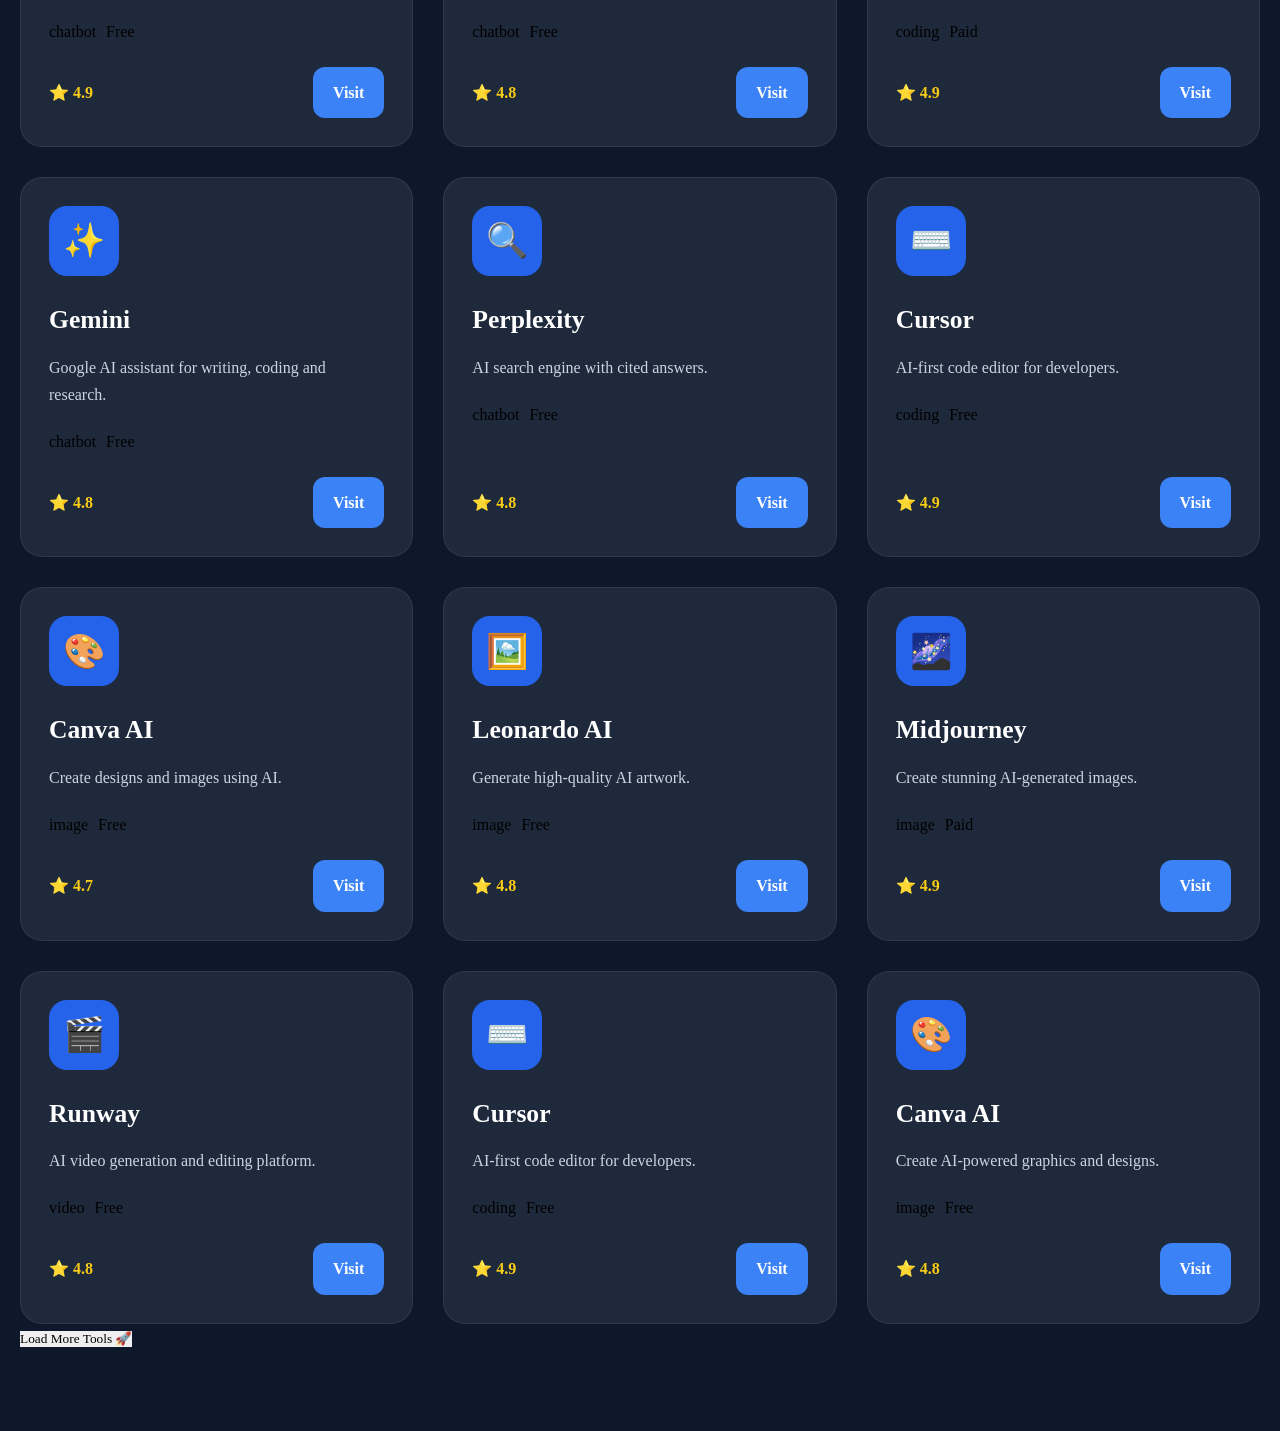
<file: pages/ai-tools.html>
<!DOCTYPE html>
<html lang="en">
<head>
    <meta charset="UTF-8">
    <meta name="viewport" content="width=device-width, initial-scale=1.0">
    <title>AI Tools | TechVerse AI</title>

<link rel="stylesheet" href="../css/style.css">
<link rel="stylesheet" href="../css/ai-tools.css">

</head>
<body>

<!-- =========================
     AI Tools Hero Section
========================= -->
<section class="ai-tools-hero">
  <div class="hero-container">

    <span class="hero-badge">
      🚀 300+ AI Tools Directory
    </span>

    <h1>
      Discover the Best <span>AI Tools</span> for Every Task
    </h1>

    <p>
      Explore the world's best AI tools for writing, coding, design,
      video editing, image generation, productivity, cybersecurity,
      marketing, education, and much more—all in one place.
    </p>

    <div class="hero-buttons">
      <a href="#tools" class="btn-primary">Explore Tools</a>
      <a href="#categories" class="btn-secondary">Browse Categories</a>
    </div>

    <div class="hero-stats">
      <div class="stat-card">
        <h2>300+</h2>
        <p>AI Tools</p>
      </div>

      <div class="stat-card">
        <h2>12+</h2>
        <p>Categories</p>
      </div>

      <div class="stat-card">
        <h2>Free & Paid</h2>
        <p>Tools</p>
      </div>

      <div class="stat-card">
        <h2>Updated</h2>
        <p>Regularly</p>
      </div>
    </div>

  </div>
</section>
<!-- =========================
     Search & Filter Section
========================= -->
<section class="tools-filter-section" id="tools">

    <div class="filter-container">

        <h2>Find the Perfect AI Tool</h2>

        <p>
            Search from 300+ AI tools across multiple categories.
        </p>

<div class="search-box">
    <input type="text" id="toolSearch" placeholder="🔍 Search AI tools...">
</div>

        </div>

        <div class="category-buttons" id="categories">

            <button class="filter-btn active" data-category="all">All</button>

            <button class="filter-btn" data-category="chatbot">Chatbots</button>

            <button class="filter-btn" data-category="writing">Writing</button>

            <button class="filter-btn" data-category="coding">Coding</button>

            <button class="filter-btn" data-category="image">Image</button>

            <button class="filter-btn" data-category="video">Video</button>

            <button class="filter-btn" data-category="productivity">Productivity</button>

            <button class="filter-btn" data-category="marketing">Marketing</button>

            <button class="filter-btn" data-category="cybersecurity">Cybersecurity</button>

            <button class="filter-btn" data-category="education">Education</button>

        </div>

    </div>

</section>
<!-- =========================
     AI Tools Grid
========================= -->

<section class="tools-section">

    <div class="tools-grid" id="toolsGrid">

    </div>
    
<div class="load-more-container">
    <button id="loadMoreBtn" class="load-more-btn">
        Load More Tools 🚀
    </button>
    </div>
</section>

<script src="../js/tools-data.js"></script>
<script src="../js/ai-tools.js"></script>

</body>
</html>
</file>
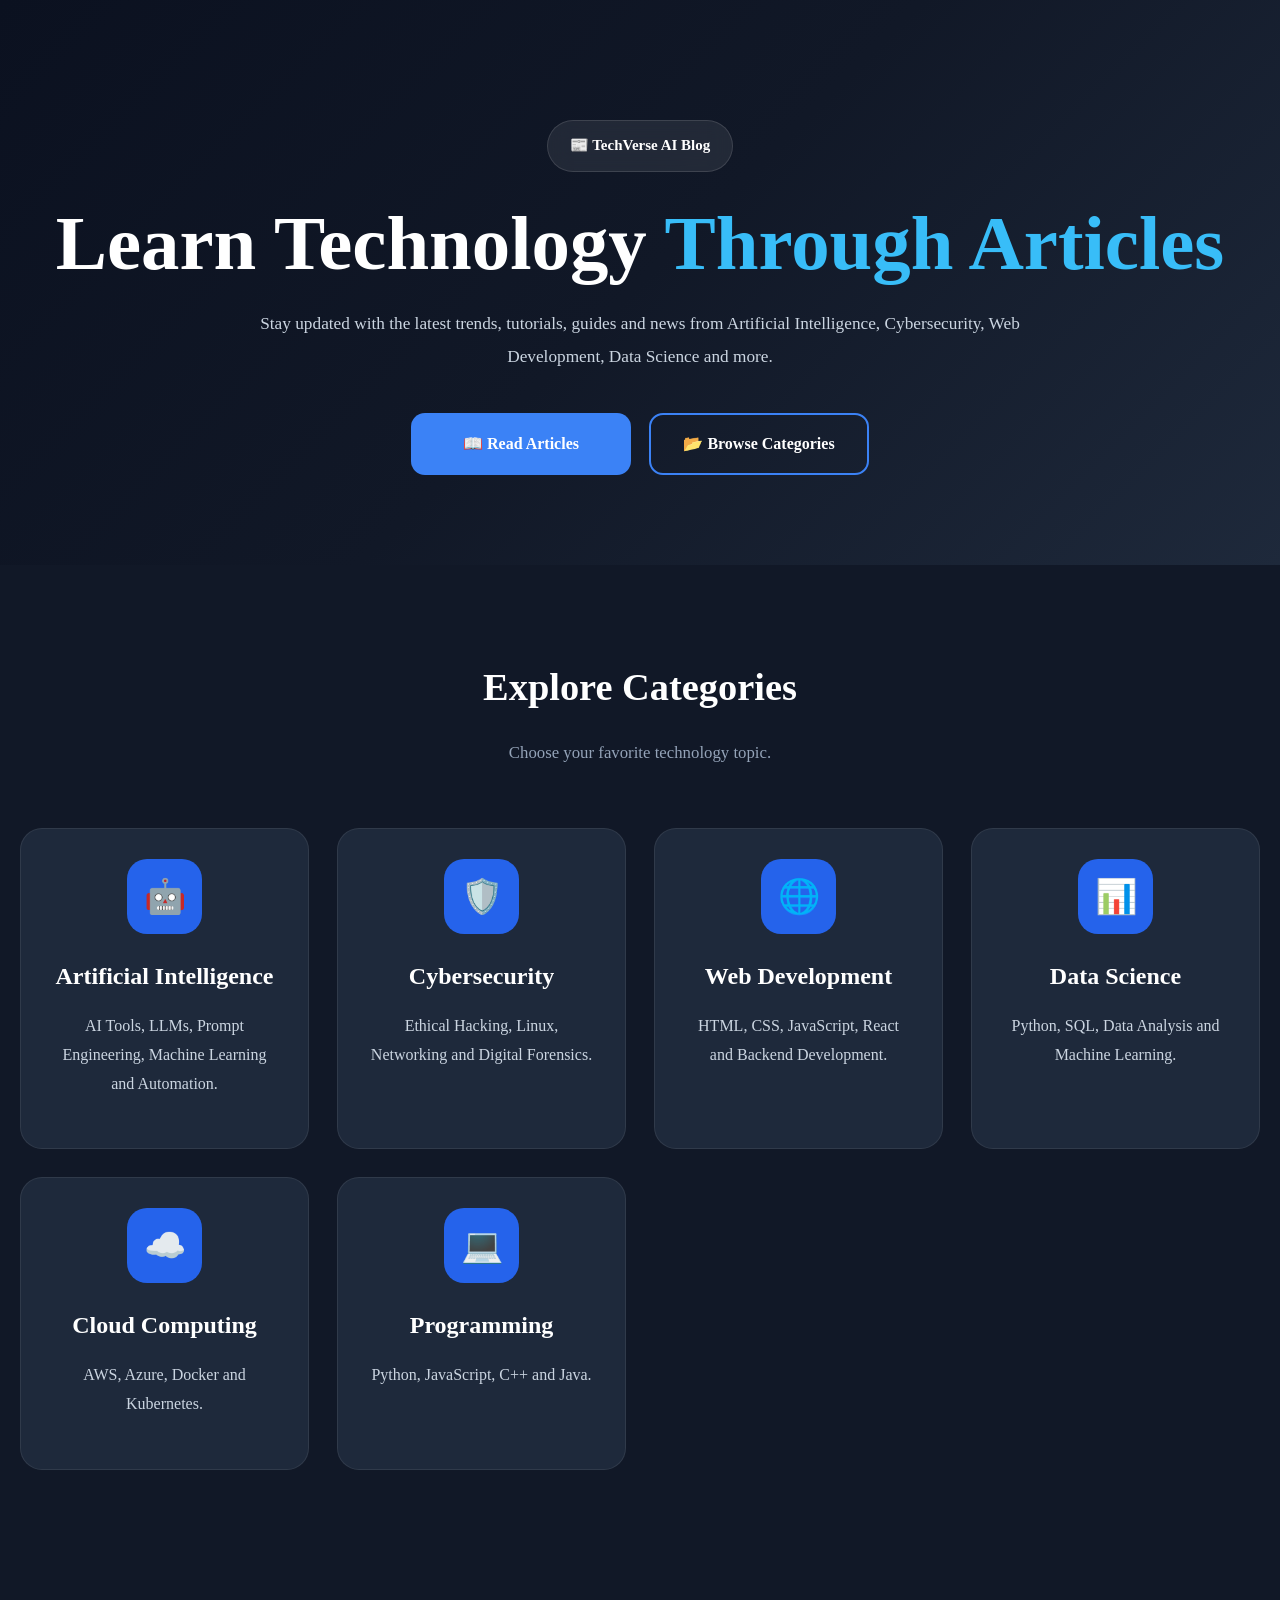
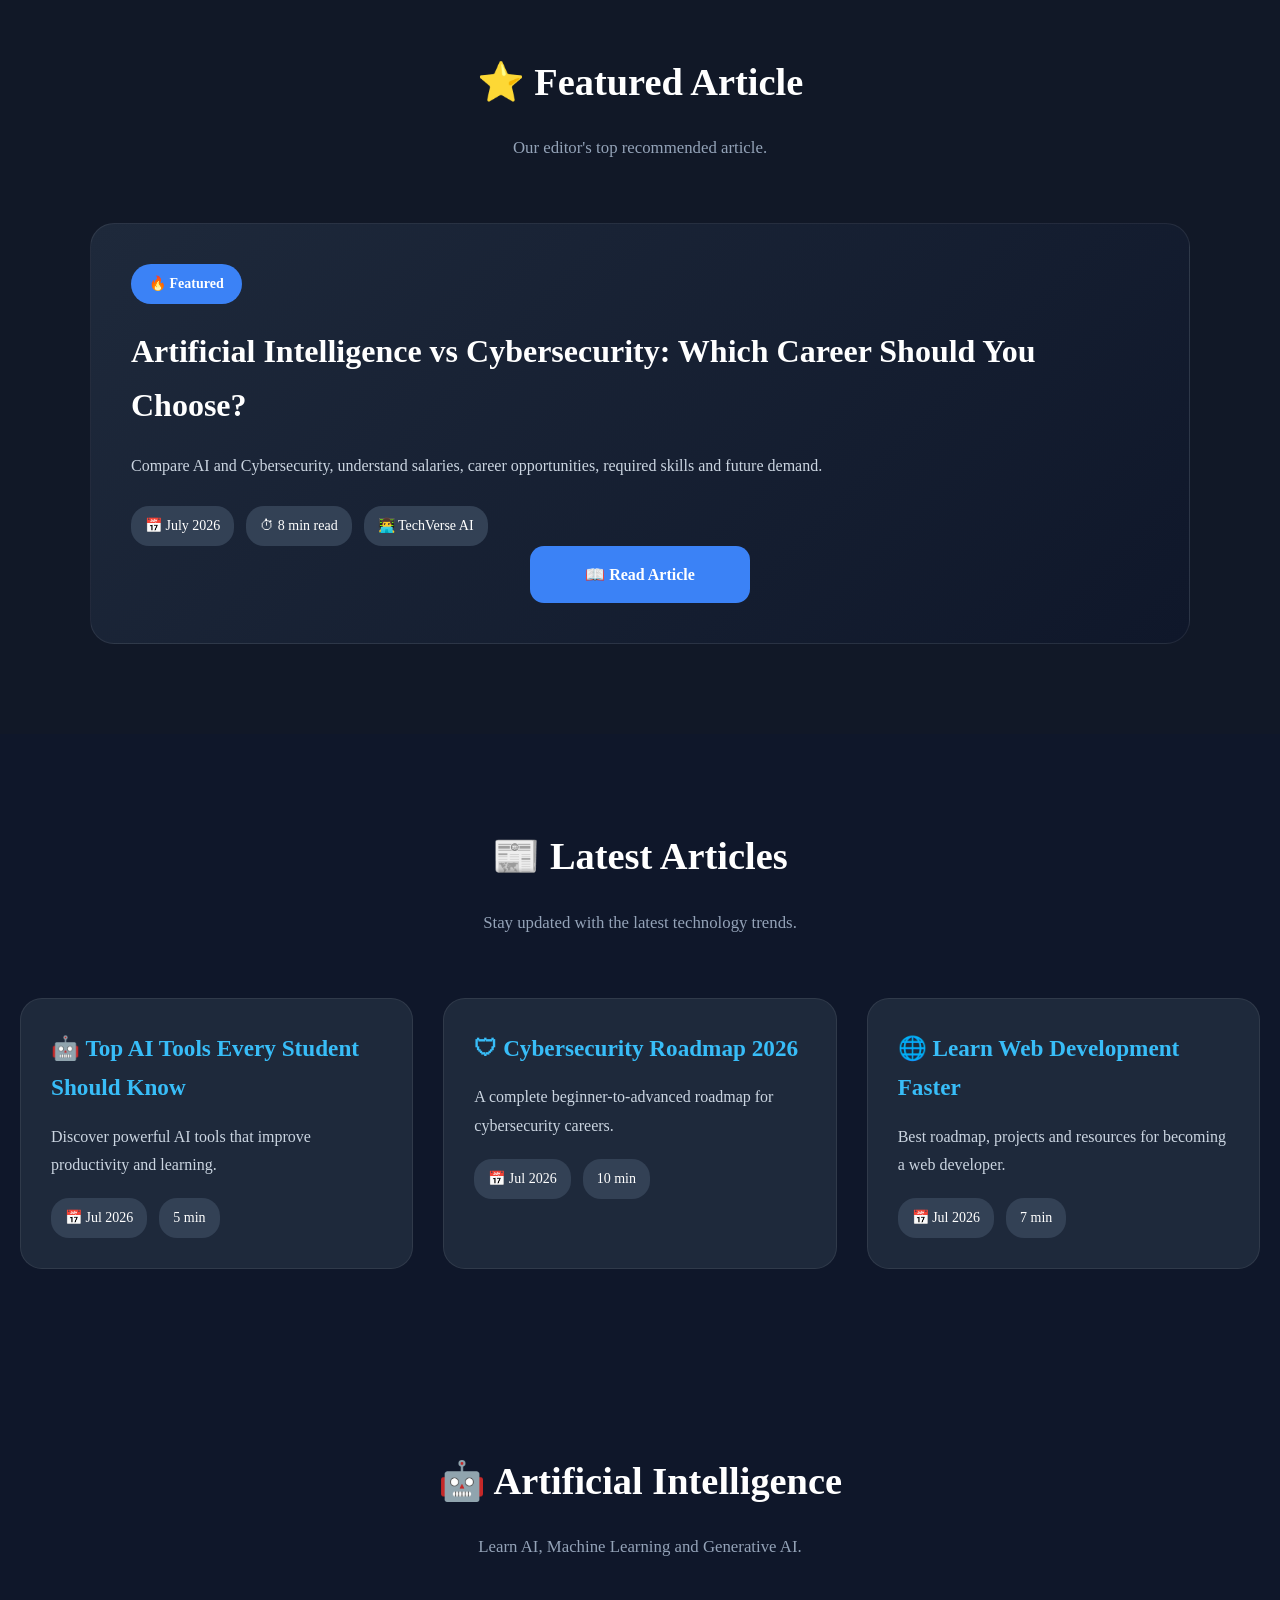
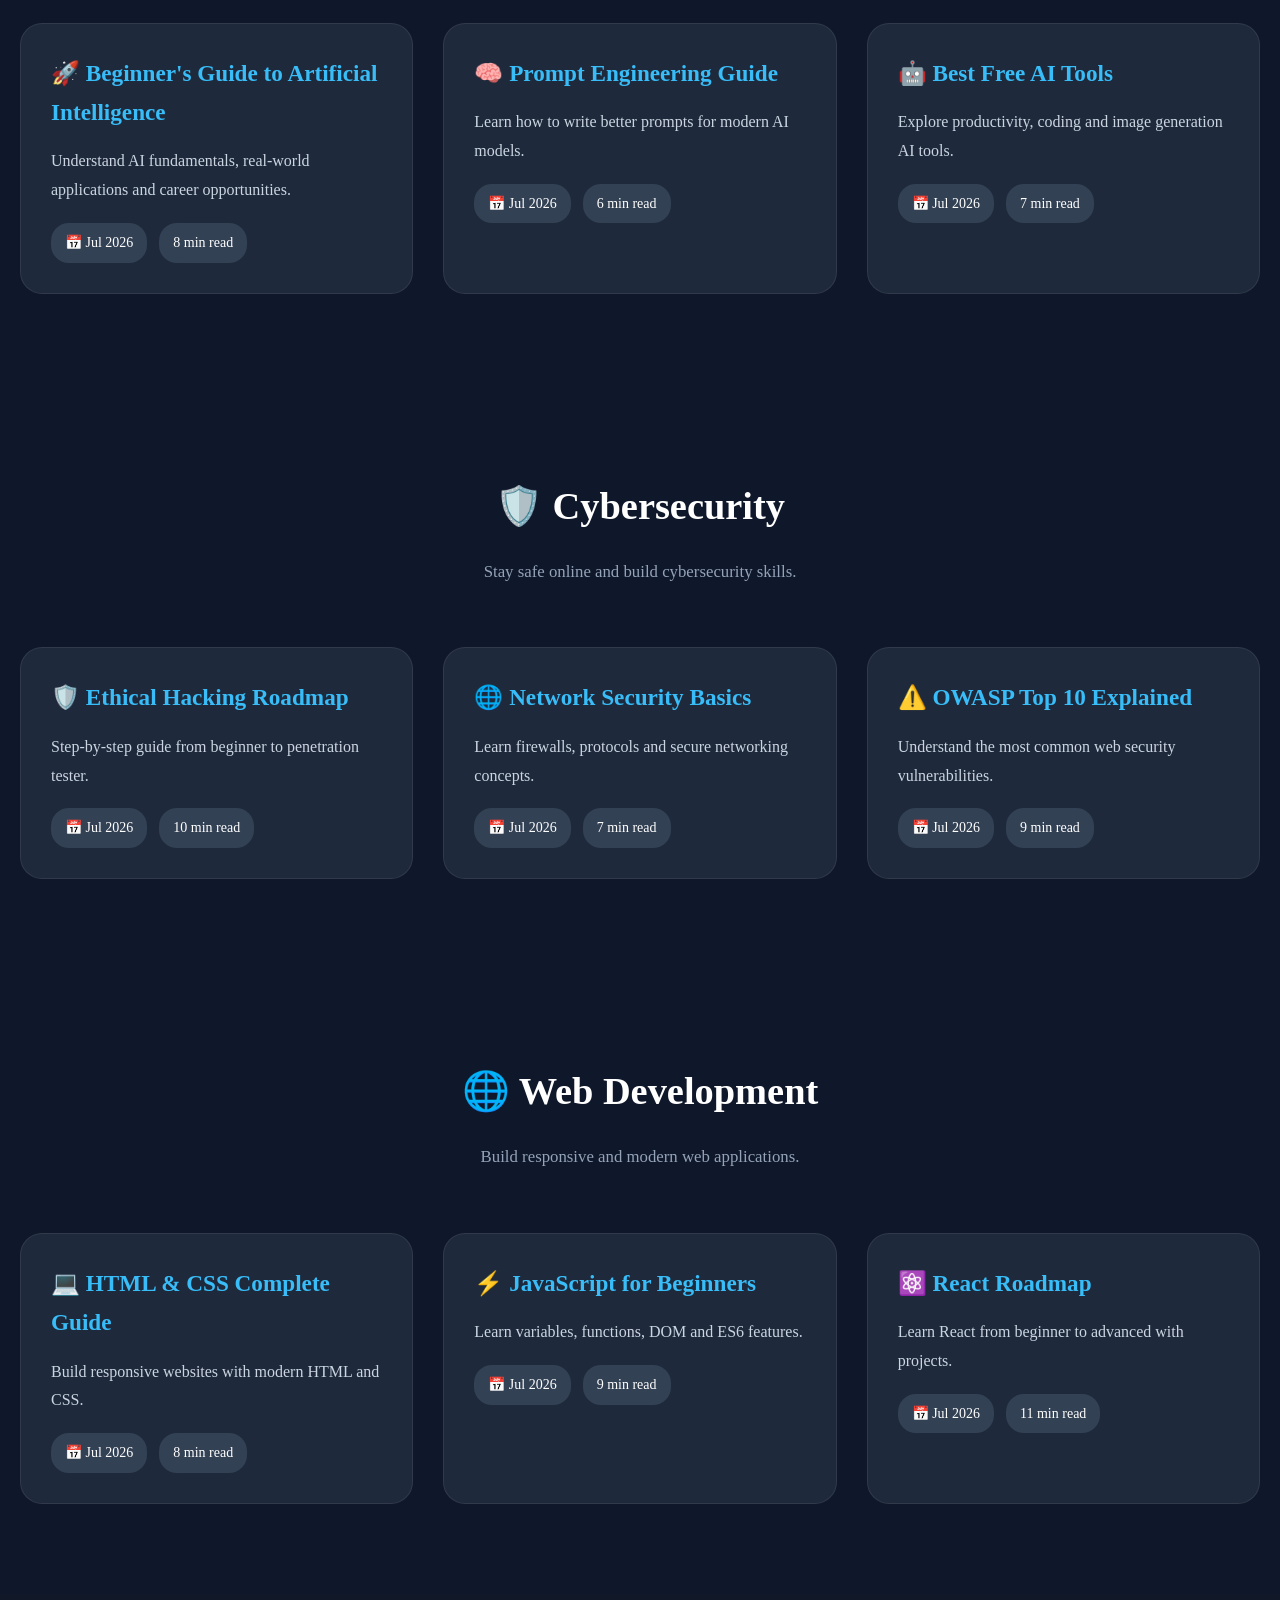
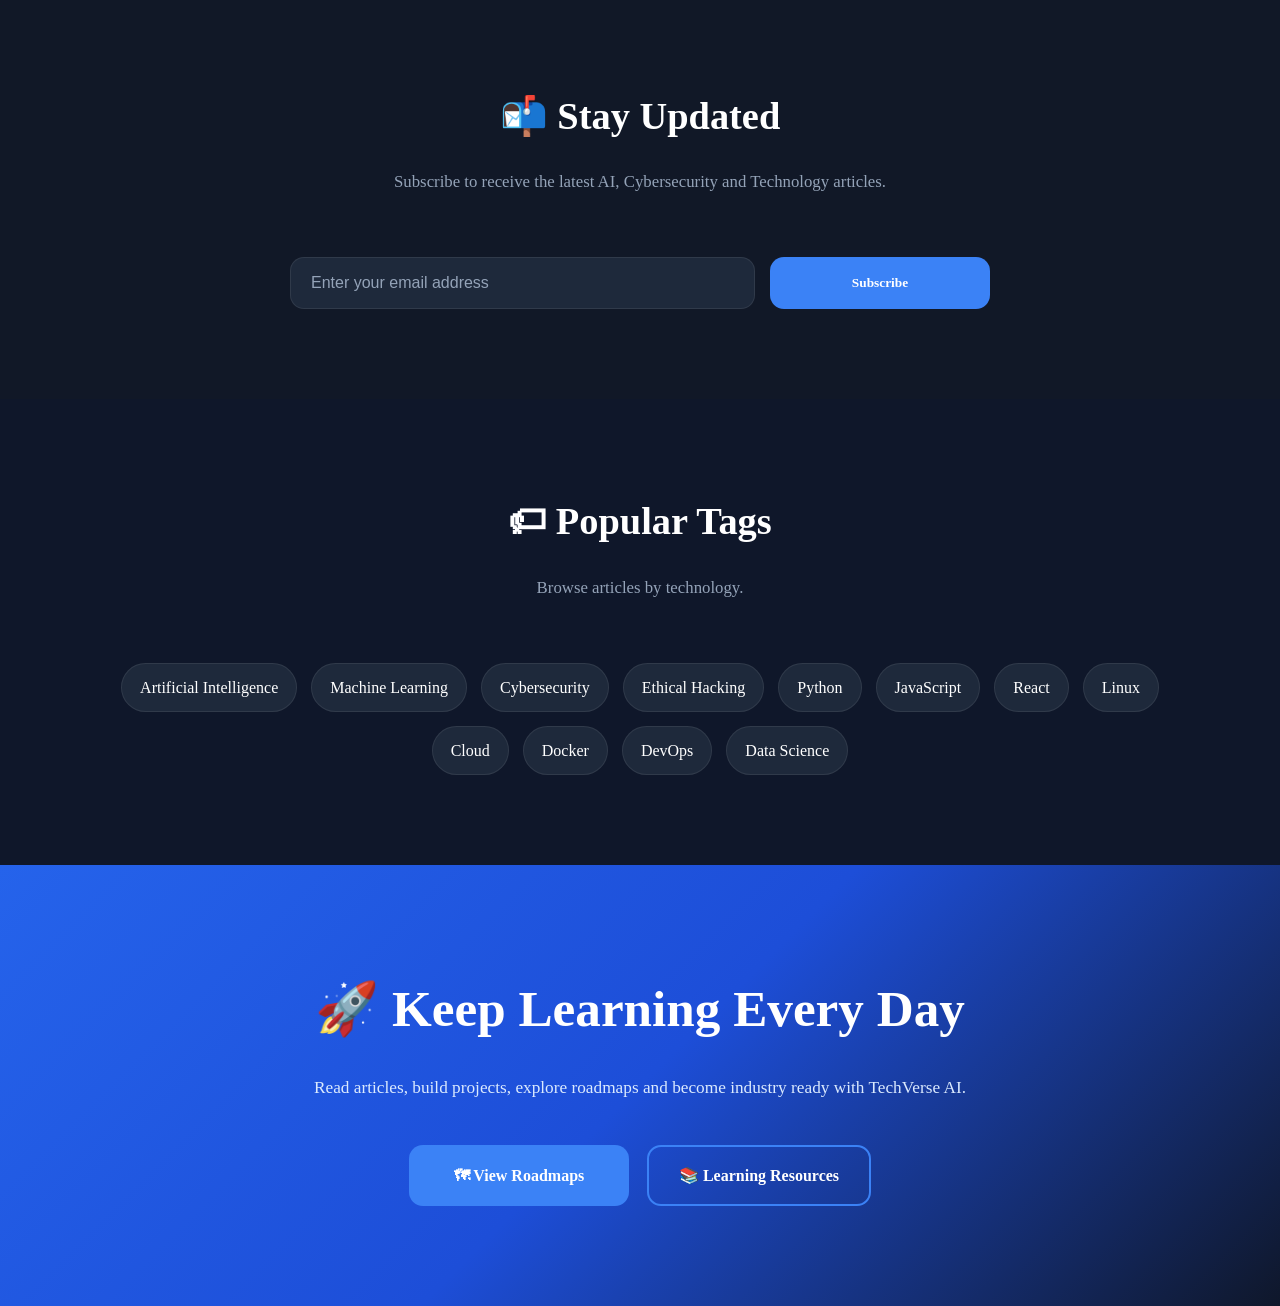
<file: pages/blog.html>
<!DOCTYPE html>
<html lang="en">

<head>

    <meta charset="UTF-8">

    <meta name="viewport"
          content="width=device-width, initial-scale=1.0">

    <title>Blog | TechVerse AI</title>

    <meta name="description"
          content="Read the latest articles on Artificial Intelligence, Cybersecurity, Web Development, Data Science and Technology.">

    <link rel="stylesheet"
          href="../css/style.css">

    <link rel="stylesheet"
          href="../css/blog.css">

</head>

<body>

<!-- ==========================================
     Hero Section
========================================== -->

<section class="blog-hero">

    <div class="blog-container">

        <span class="hero-badge">

            📰 TechVerse AI Blog

        </span>

        <h1>

            Learn Technology

            <span>

                Through Articles

            </span>

        </h1>

        <p>

            Stay updated with the latest trends,
            tutorials, guides and news from
            Artificial Intelligence, Cybersecurity,
            Web Development, Data Science and more.

        </p>

        <div class="hero-buttons">

            <a href="#latest-posts"
               class="btn-primary">

                📖 Read Articles

            </a>

            <a href="#categories"
               class="btn-secondary">

                📂 Browse Categories

            </a>

        </div>

    </div>

</section>

<!-- ==========================================
     Blog Categories
========================================== -->

<section class="blog-categories"
         id="categories">

    <div class="section-title">

        <h2>

            Explore Categories

        </h2>

        <p>

            Choose your favorite technology topic.

        </p>

    </div>

    <div class="category-grid">

        <div class="category-card">

            <div class="category-icon">🤖</div>

            <h3>Artificial Intelligence</h3>

            <p>
                AI Tools, LLMs, Prompt Engineering,
                Machine Learning and Automation.
            </p>

        </div>

        <div class="category-card">

            <div class="category-icon">🛡️</div>

            <h3>Cybersecurity</h3>

            <p>
                Ethical Hacking, Linux,
                Networking and Digital Forensics.
            </p>

        </div>

        <div class="category-card">

            <div class="category-icon">🌐</div>

            <h3>Web Development</h3>

            <p>
                HTML, CSS, JavaScript,
                React and Backend Development.
            </p>

        </div>

        <div class="category-card">

            <div class="category-icon">📊</div>

            <h3>Data Science</h3>

            <p>
                Python, SQL,
                Data Analysis and Machine Learning.
            </p>

        </div>

        <div class="category-card">

            <div class="category-icon">☁️</div>

            <h3>Cloud Computing</h3>

            <p>
                AWS, Azure,
                Docker and Kubernetes.
            </p>

        </div>

        <div class="category-card">

            <div class="category-icon">💻</div>

            <h3>Programming</h3>

            <p>
                Python,
                JavaScript,
                C++ and Java.
            </p>

        </div>

    </div>

</section>

<!-- ==========================================
     Featured Article
========================================== -->

<section class="featured-blog">

    <div class="section-title">

        <h2>⭐ Featured Article</h2>

        <p>

            Our editor's top recommended article.

        </p>

    </div>

    <div class="featured-card">

        <div class="featured-content">

            <span class="featured-badge">

                🔥 Featured

            </span>

            <h3>

                Artificial Intelligence vs Cybersecurity:
                Which Career Should You Choose?

            </h3>

            <p>

                Compare AI and Cybersecurity, understand
                salaries, career opportunities, required
                skills and future demand.

            </p>

            <div class="blog-meta">

                <span>📅 July 2026</span>

                <span>⏱ 8 min read</span>

                <span>👨‍💻 TechVerse AI</span>

            </div>

            <div class="hero-buttons">

                <a href="#"
                   class="btn-primary">

                    📖 Read Article

                </a>

            </div>

        </div>

    </div>

</section>

<!-- ==========================================
     Latest Articles
========================================== -->

<section class="latest-posts"
         id="latest-posts">

    <div class="section-title">

        <h2>

            📰 Latest Articles

        </h2>

        <p>

            Stay updated with the latest technology trends.

        </p>

    </div>

    <div class="blog-grid">

        <div class="blog-card">

            <h3>

                🤖 Top AI Tools Every Student Should Know

            </h3>

            <p>

                Discover powerful AI tools that improve
                productivity and learning.

            </p>

            <div class="blog-meta">

                <span>📅 Jul 2026</span>

                <span>5 min</span>

            </div>

        </div>

        <div class="blog-card">

            <h3>

                🛡 Cybersecurity Roadmap 2026

            </h3>

            <p>

                A complete beginner-to-advanced roadmap
                for cybersecurity careers.

            </p>

            <div class="blog-meta">

                <span>📅 Jul 2026</span>

                <span>10 min</span>

            </div>

        </div>

        <div class="blog-card">

            <h3>

                🌐 Learn Web Development Faster

            </h3>

            <p>

                Best roadmap, projects and resources
                for becoming a web developer.

            </p>

            <div class="blog-meta">

                <span>📅 Jul 2026</span>

                <span>7 min</span>

            </div>

        </div>

    </div>

</section>

<!-- ==========================================
     AI Articles
========================================== -->

<section class="blog-section">

    <div class="section-title">

        <h2>🤖 Artificial Intelligence</h2>

        <p>
            Learn AI, Machine Learning and Generative AI.
        </p>

    </div>

    <div class="blog-grid">

        <div class="blog-card">

            <h3>🚀 Beginner's Guide to Artificial Intelligence</h3>

            <p>
                Understand AI fundamentals, real-world applications and career opportunities.
            </p>

            <div class="blog-meta">

                <span>📅 Jul 2026</span>

                <span>8 min read</span>

            </div>

        </div>

        <div class="blog-card">

            <h3>🧠 Prompt Engineering Guide</h3>

            <p>
                Learn how to write better prompts for modern AI models.
            </p>

            <div class="blog-meta">

                <span>📅 Jul 2026</span>

                <span>6 min read</span>

            </div>

        </div>

        <div class="blog-card">

            <h3>🤖 Best Free AI Tools</h3>

            <p>
                Explore productivity, coding and image generation AI tools.
            </p>

            <div class="blog-meta">

                <span>📅 Jul 2026</span>

                <span>7 min read</span>

            </div>

        </div>

    </div>

</section>

<!-- ==========================================
     Cybersecurity Articles
========================================== -->

<section class="blog-section">

    <div class="section-title">

        <h2>🛡️ Cybersecurity</h2>

        <p>
            Stay safe online and build cybersecurity skills.
        </p>

    </div>

    <div class="blog-grid">

        <div class="blog-card">

            <h3>🛡️ Ethical Hacking Roadmap</h3>

            <p>
                Step-by-step guide from beginner to penetration tester.
            </p>

            <div class="blog-meta">

                <span>📅 Jul 2026</span>

                <span>10 min read</span>

            </div>

        </div>

        <div class="blog-card">

            <h3>🌐 Network Security Basics</h3>

            <p>
                Learn firewalls, protocols and secure networking concepts.
            </p>

            <div class="blog-meta">

                <span>📅 Jul 2026</span>

                <span>7 min read</span>

            </div>

        </div>

        <div class="blog-card">

            <h3>⚠️ OWASP Top 10 Explained</h3>

            <p>
                Understand the most common web security vulnerabilities.
            </p>

            <div class="blog-meta">

                <span>📅 Jul 2026</span>

                <span>9 min read</span>

            </div>

        </div>

    </div>

</section>

<!-- ==========================================
     Web Development Articles
========================================== -->

<section class="blog-section">

    <div class="section-title">

        <h2>🌐 Web Development</h2>

        <p>
            Build responsive and modern web applications.
        </p>

    </div>

    <div class="blog-grid">

        <div class="blog-card">

            <h3>💻 HTML & CSS Complete Guide</h3>

            <p>
                Build responsive websites with modern HTML and CSS.
            </p>

            <div class="blog-meta">

                <span>📅 Jul 2026</span>

                <span>8 min read</span>

            </div>

        </div>

        <div class="blog-card">

            <h3>⚡ JavaScript for Beginners</h3>

            <p>
                Learn variables, functions, DOM and ES6 features.
            </p>

            <div class="blog-meta">

                <span>📅 Jul 2026</span>

                <span>9 min read</span>

            </div>

        </div>

        <div class="blog-card">

            <h3>⚛️ React Roadmap</h3>

            <p>
                Learn React from beginner to advanced with projects.
            </p>

            <div class="blog-meta">

                <span>📅 Jul 2026</span>

                <span>11 min read</span>

            </div>

        </div>

    </div>

</section>

<!-- ==========================================
     Newsletter
========================================== -->

<section class="newsletter-section">

    <div class="section-title">

        <h2>📬 Stay Updated</h2>

        <p>

            Subscribe to receive the latest AI,
            Cybersecurity and Technology articles.

        </p>

    </div>

    <div class="newsletter-box">

        <input
            type="email"
            placeholder="Enter your email address">

        <button class="btn-primary">

            Subscribe

        </button>

    </div>

</section>

<!-- ==========================================
     Popular Tags
========================================== -->

<section class="tags-section">

    <div class="section-title">

        <h2>🏷 Popular Tags</h2>

        <p>

            Browse articles by technology.

        </p>

    </div>

    <div class="tags-container">

        <span class="tag">Artificial Intelligence</span>
        <span class="tag">Machine Learning</span>
        <span class="tag">Cybersecurity</span>
        <span class="tag">Ethical Hacking</span>
        <span class="tag">Python</span>
        <span class="tag">JavaScript</span>
        <span class="tag">React</span>
        <span class="tag">Linux</span>
        <span class="tag">Cloud</span>
        <span class="tag">Docker</span>
        <span class="tag">DevOps</span>
        <span class="tag">Data Science</span>

    </div>

</section>

<!-- ==========================================
     Final CTA
========================================== -->

<section class="blog-cta">

    <div class="cta-content">

        <h2>

            🚀 Keep Learning Every Day

        </h2>

        <p>

            Read articles, build projects,
            explore roadmaps and become
            industry ready with TechVerse AI.

        </p>

        <div class="hero-buttons">

            <a href="roadmaps.html"
               class="btn-primary">

                🗺 View Roadmaps

            </a>

            <a href="resources.html"
               class="btn-secondary">

                📚 Learning Resources

            </a>

        </div>

    </div>

</section>


<script src="../js/blog.js"></script>

</body>

</html>
</file>
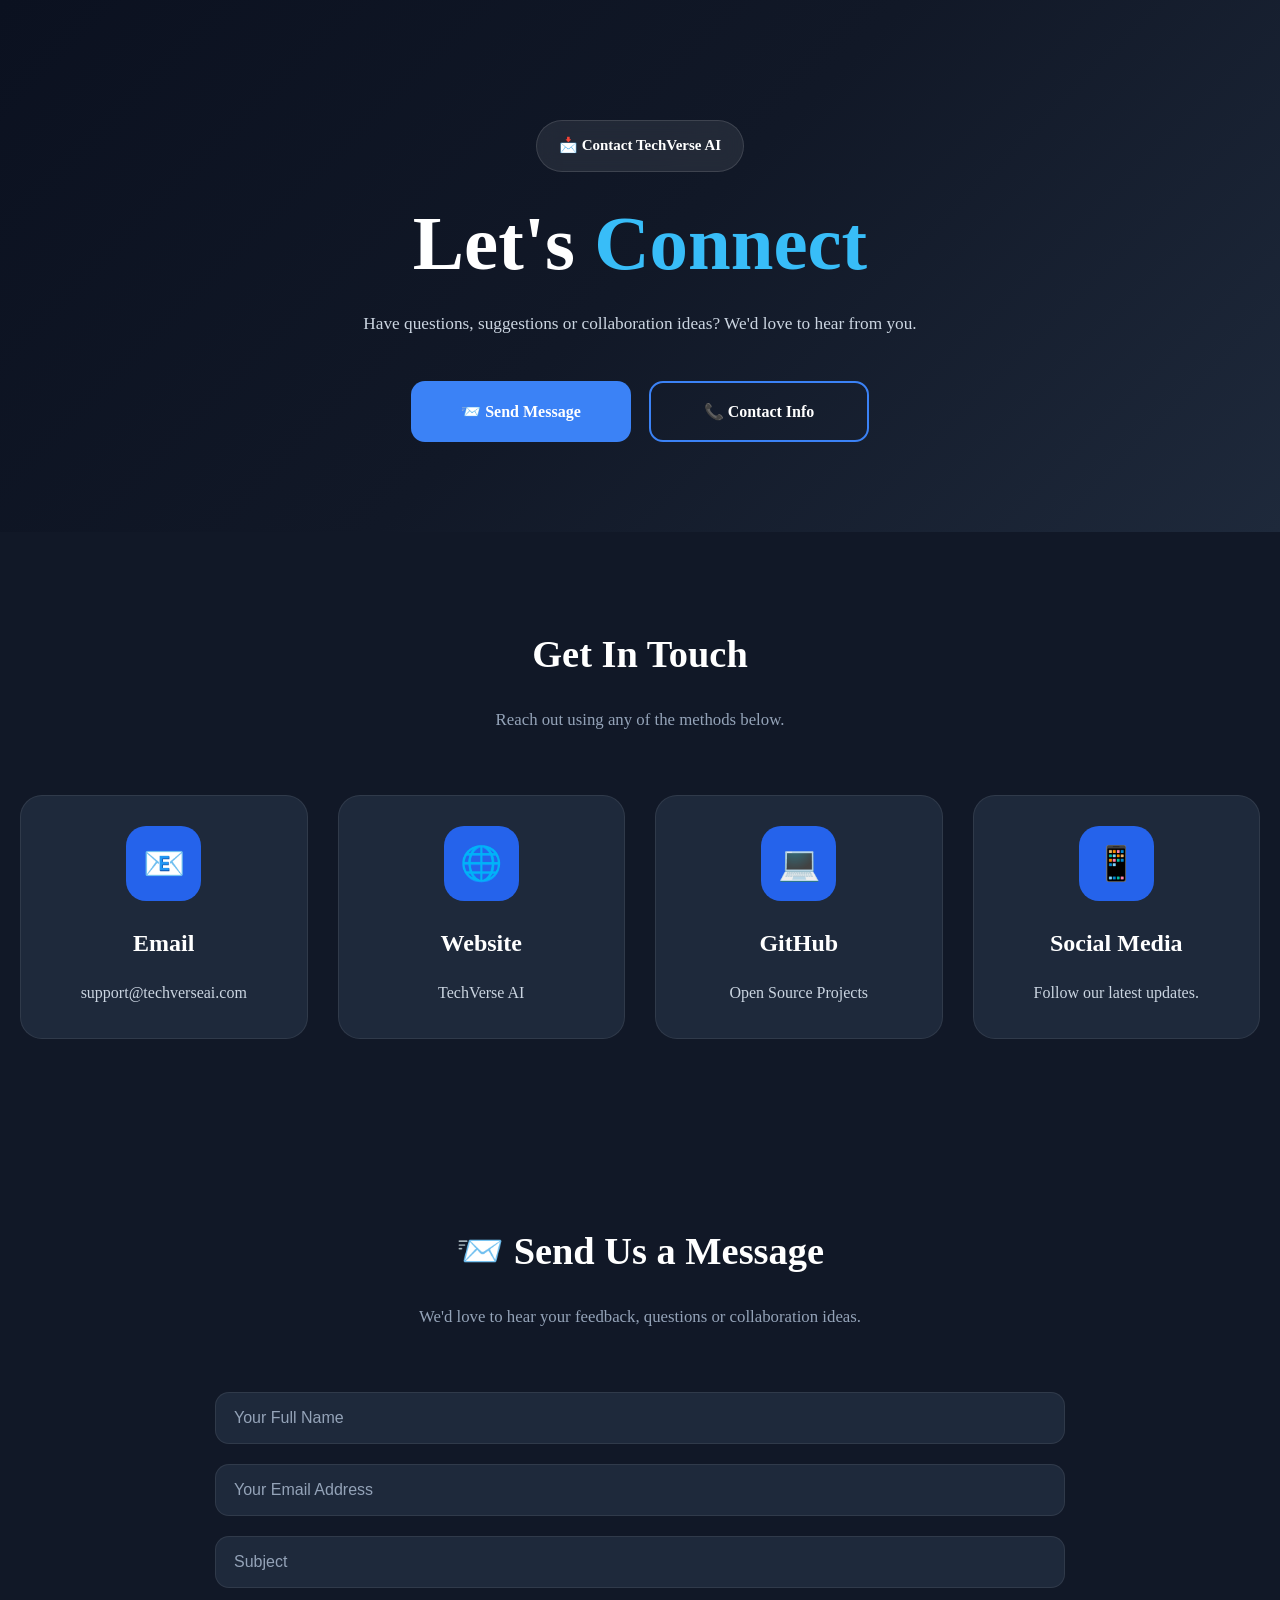
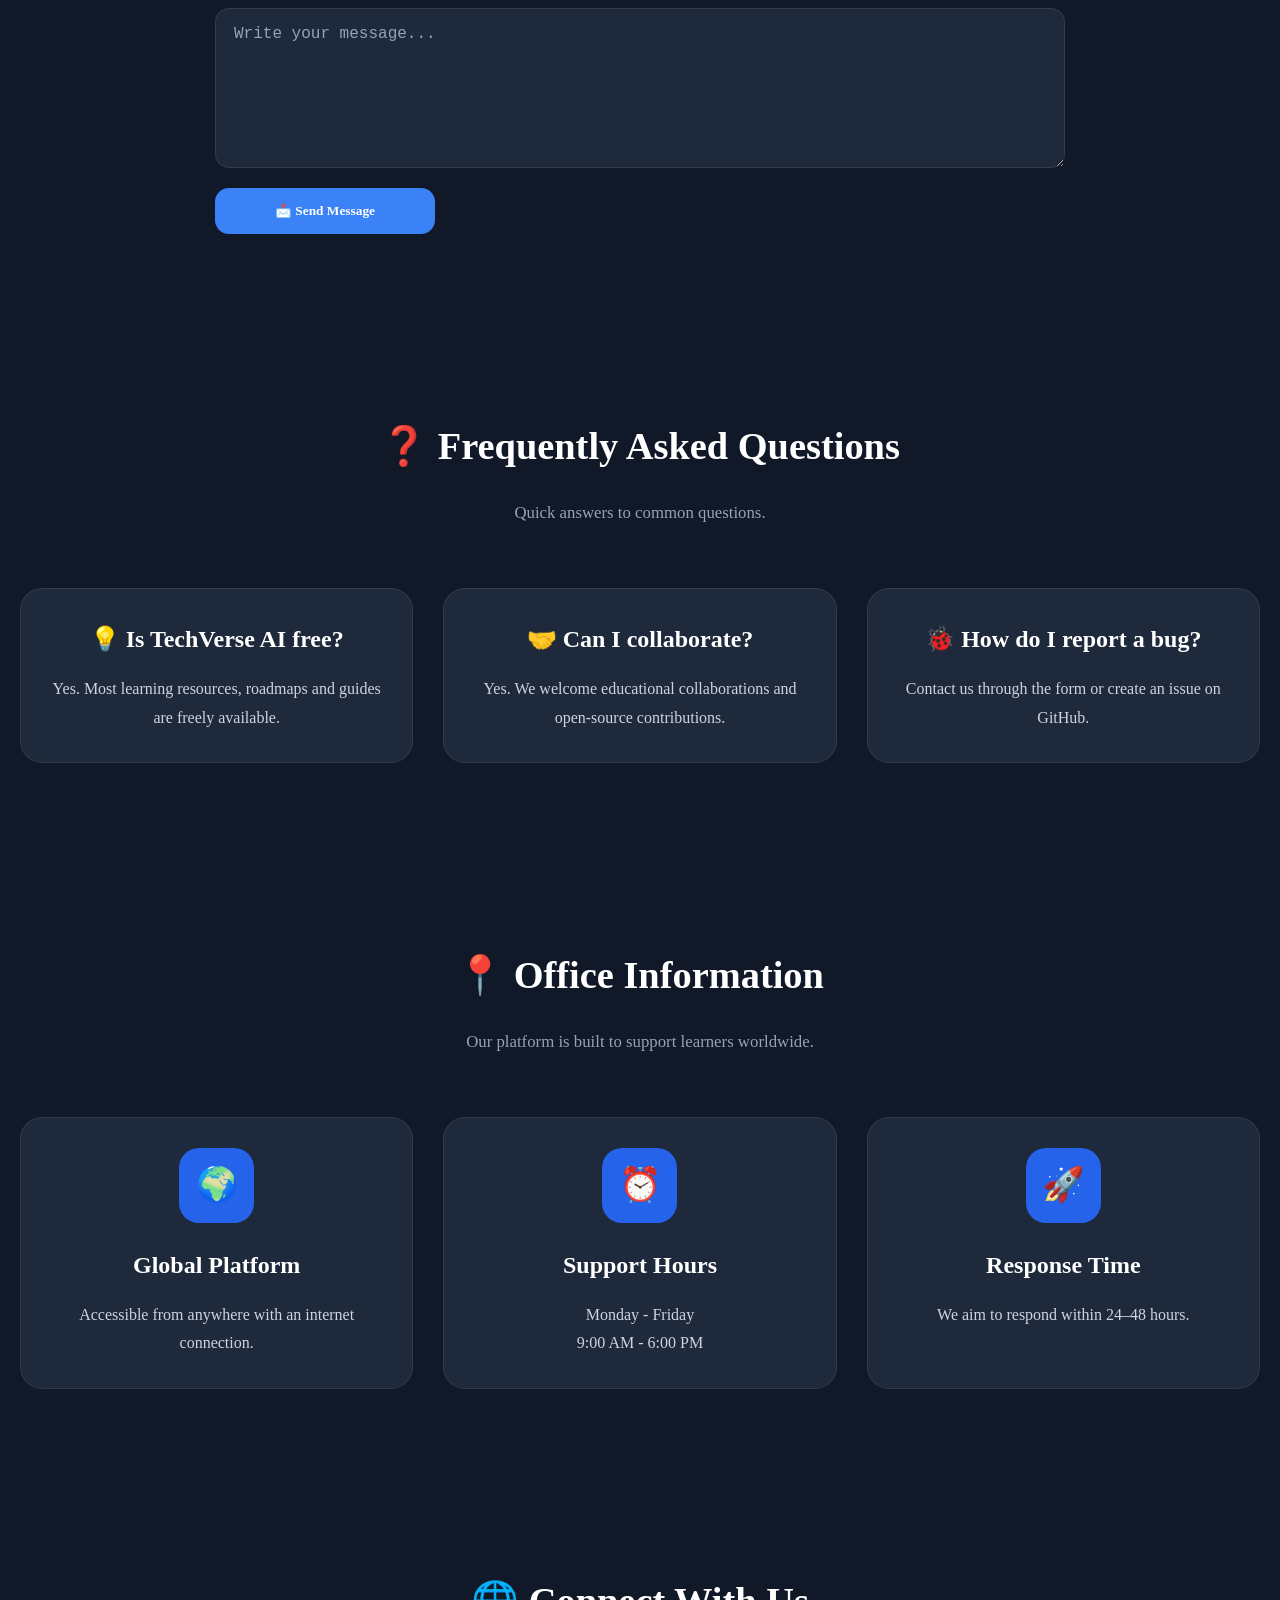
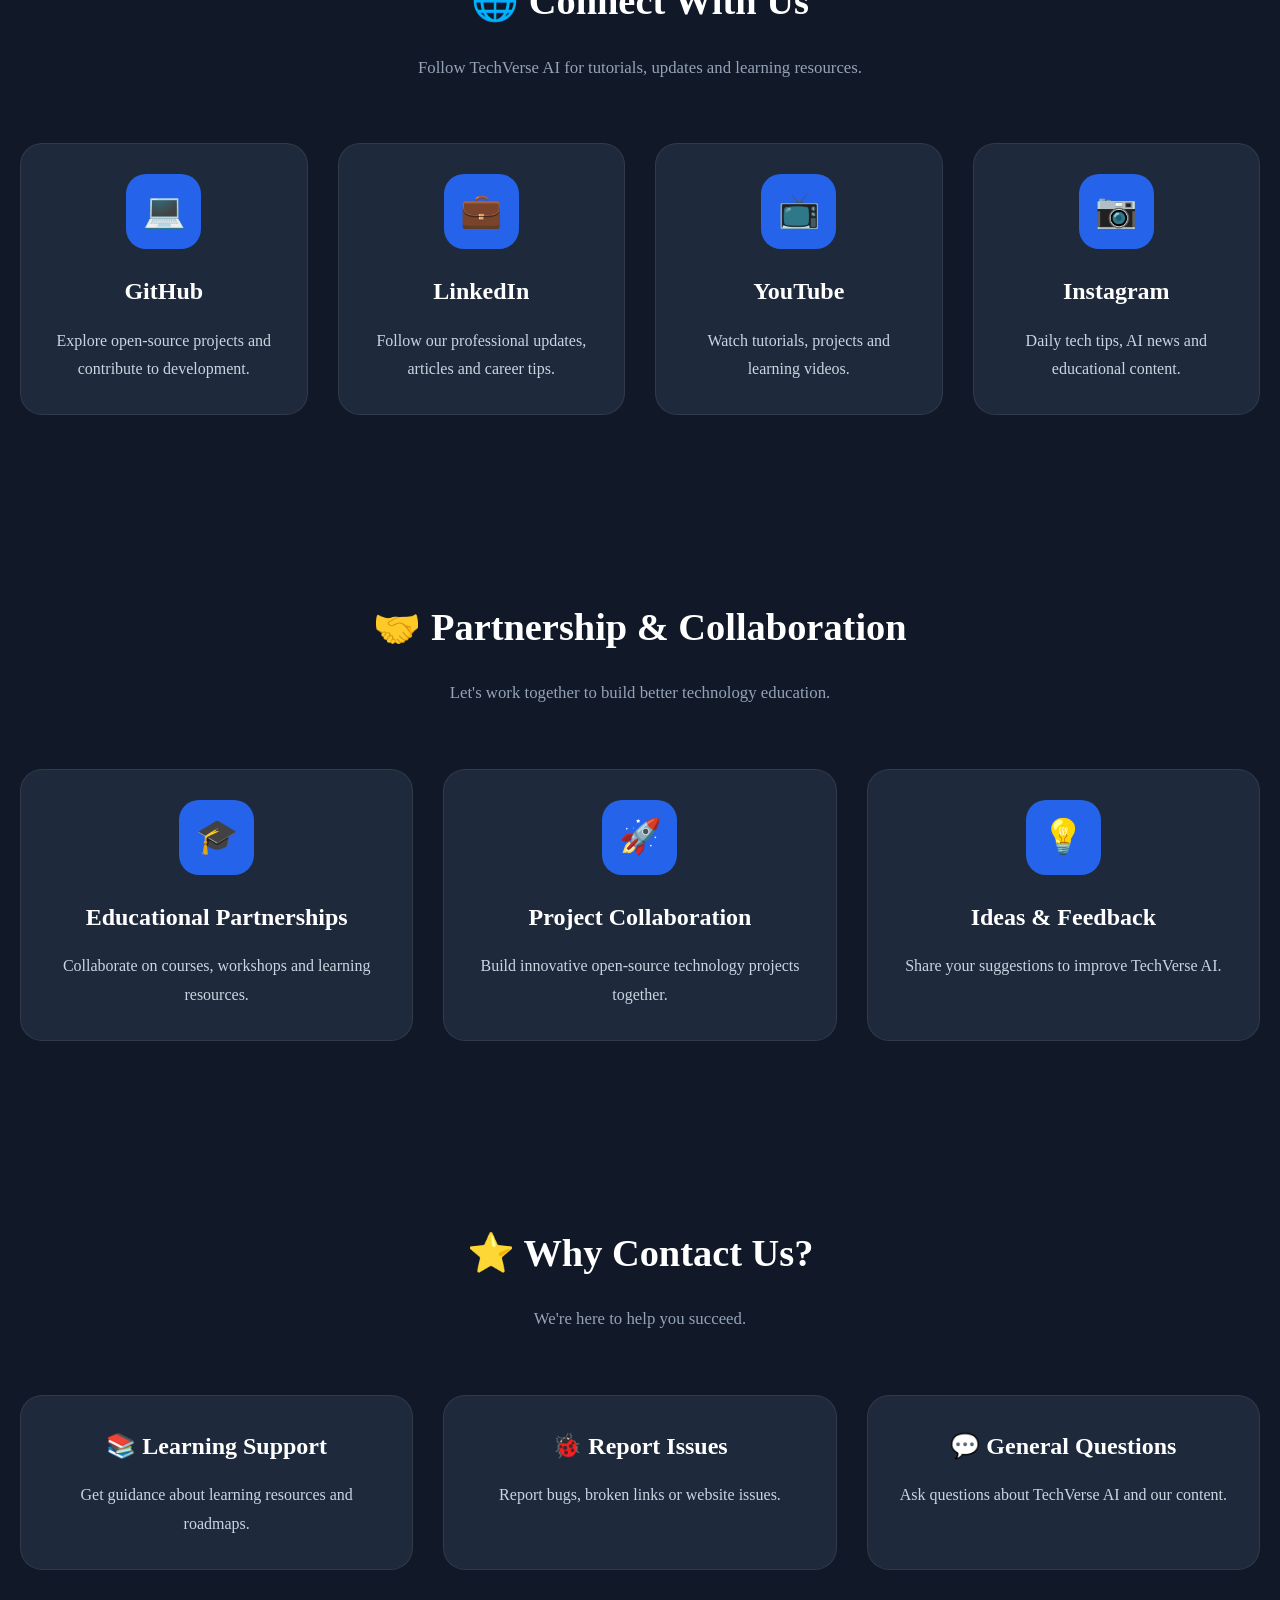
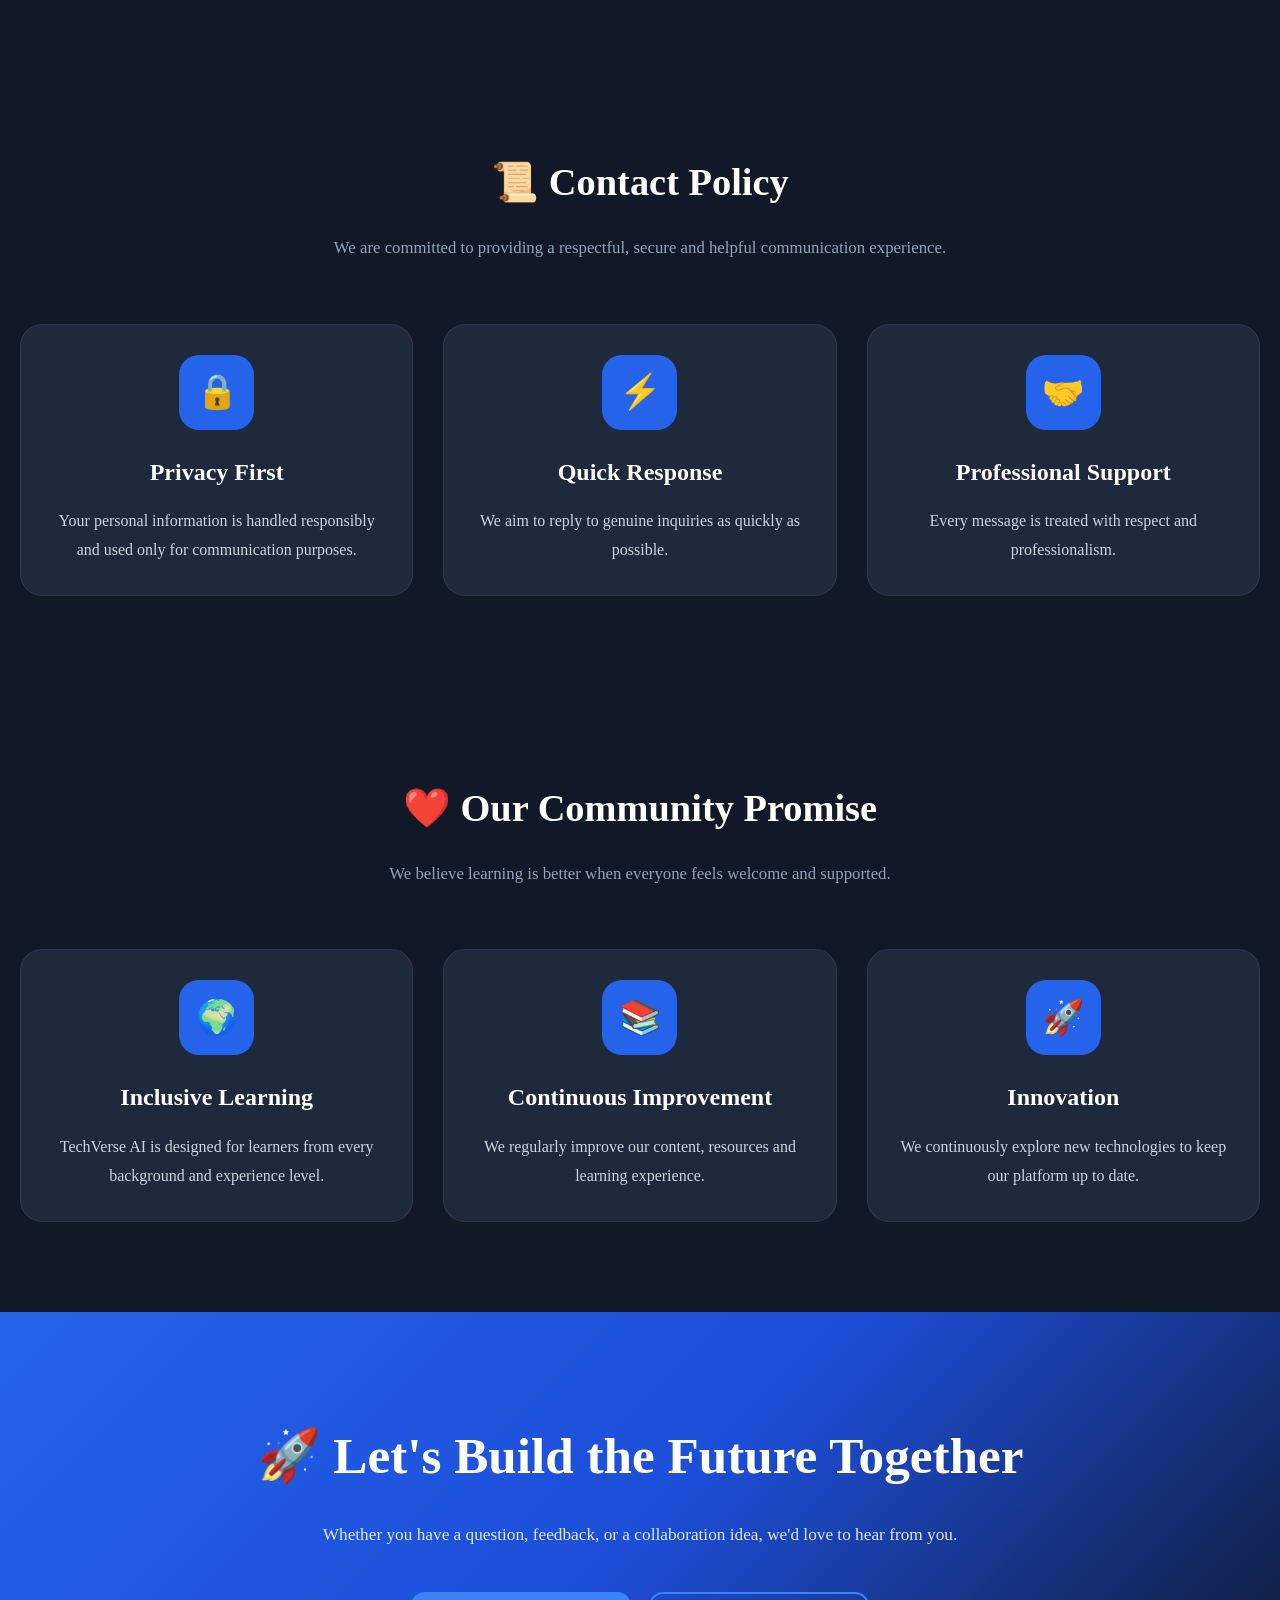
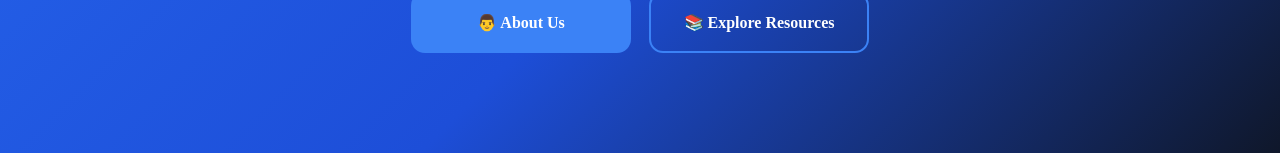
<file: pages/contact.html>
<!DOCTYPE html>
<html lang="en">

<head>

    <meta charset="UTF-8">

    <meta name="viewport"
          content="width=device-width, initial-scale=1.0">

    <title>Contact | TechVerse AI</title>

    <meta name="description"
          content="Get in touch with TechVerse AI. Contact us for questions, feedback, collaborations and support.">

    <link rel="stylesheet"
          href="../css/style.css">

    <link rel="stylesheet"
          href="../css/contact.css">

</head>

<body>

<!-- ==========================================
     Hero Section
========================================== -->

<section class="contact-hero">

    <div class="contact-container">

        <span class="hero-badge">

            📩 Contact TechVerse AI

        </span>

        <h1>

            Let's

            <span>

                Connect

            </span>

        </h1>

        <p>

            Have questions, suggestions or collaboration ideas?
            We'd love to hear from you.

        </p>

        <div class="hero-buttons">

            <a href="#contact-form"
               class="btn-primary">

                📨 Send Message

            </a>

            <a href="#contact-info"
               class="btn-secondary">

                📞 Contact Info

            </a>

        </div>

    </div>

</section>

<!-- ==========================================
     Contact Information
========================================== -->

<section
class="contact-section"
id="contact-info">

<div class="section-title">

<h2>

Get In Touch

</h2>

<p>

Reach out using any of the methods below.

</p>

</div>

<div class="contact-grid">

<div class="contact-card">

<div class="contact-icon">

📧

</div>

<h3>Email</h3>

<p>

support@techverseai.com

</p>

</div>

<div class="contact-card">

<div class="contact-icon">

🌐

</div>

<h3>Website</h3>

<p>

TechVerse AI

</p>

</div>

<div class="contact-card">

<div class="contact-icon">

💻

</div>

<h3>GitHub</h3>

<p>

Open Source Projects

</p>

</div>

<div class="contact-card">

<div class="contact-icon">

📱

</div>

<h3>Social Media</h3>

<p>

Follow our latest updates.

</p>

</div>

</div>

</section>

<!-- ==========================================
     Contact Form
========================================== -->

<section class="contact-section"
         id="contact-form">

    <div class="section-title">

        <h2>📨 Send Us a Message</h2>

        <p>

            We'd love to hear your feedback,
            questions or collaboration ideas.

        </p>

    </div>

    <div class="contact-form-container">

        <form class="contact-form">

            <input
                type="text"
                placeholder="Your Full Name"
                required>

            <input
                type="email"
                placeholder="Your Email Address"
                required>

            <input
                type="text"
                placeholder="Subject"
                required>

            <textarea
                rows="6"
                placeholder="Write your message..."
                required></textarea>

            <button
                type="submit"
                class="btn-primary">

                📩 Send Message

            </button>

        </form>

    </div>

</section>

<!-- ==========================================
     Frequently Asked Questions
========================================== -->

<section class="contact-section">

    <div class="section-title">

        <h2>❓ Frequently Asked Questions</h2>

        <p>

            Quick answers to common questions.

        </p>

    </div>

    <div class="contact-grid">

        <div class="contact-card">

            <h3>💡 Is TechVerse AI free?</h3>

            <p>

                Yes. Most learning resources,
                roadmaps and guides are freely available.

            </p>

        </div>

        <div class="contact-card">

            <h3>🤝 Can I collaborate?</h3>

            <p>

                Yes. We welcome educational
                collaborations and open-source contributions.

            </p>

        </div>

        <div class="contact-card">

            <h3>🐞 How do I report a bug?</h3>

            <p>

                Contact us through the form
                or create an issue on GitHub.

            </p>

        </div>

    </div>

</section>

<!-- ==========================================
     Office Information
========================================== -->

<section class="contact-section">

    <div class="section-title">

        <h2>📍 Office Information</h2>

        <p>

            Our platform is built to support learners worldwide.

        </p>

    </div>

    <div class="contact-grid">

        <div class="contact-card">

            <div class="contact-icon">

                🌍

            </div>

            <h3>Global Platform</h3>

            <p>

                Accessible from anywhere
                with an internet connection.

            </p>

        </div>

        <div class="contact-card">

            <div class="contact-icon">

                ⏰

            </div>

            <h3>Support Hours</h3>

            <p>

                Monday - Friday<br>

                9:00 AM - 6:00 PM

            </p>

        </div>

        <div class="contact-card">

            <div class="contact-icon">

                🚀

            </div>

            <h3>Response Time</h3>

            <p>

                We aim to respond
                within 24–48 hours.

            </p>

        </div>

    </div>

</section>

<!-- ==========================================
     Social Media
========================================== -->

<section class="contact-section">

    <div class="section-title">

        <h2>🌐 Connect With Us</h2>

        <p>

            Follow TechVerse AI for tutorials,
            updates and learning resources.

        </p>

    </div>

    <div class="contact-grid">

        <div class="contact-card">

            <div class="contact-icon">💻</div>

            <h3>GitHub</h3>

            <p>

                Explore open-source projects
                and contribute to development.

            </p>

        </div>

        <div class="contact-card">

            <div class="contact-icon">💼</div>

            <h3>LinkedIn</h3>

            <p>

                Follow our professional updates,
                articles and career tips.

            </p>

        </div>

        <div class="contact-card">

            <div class="contact-icon">📺</div>

            <h3>YouTube</h3>

            <p>

                Watch tutorials,
                projects and learning videos.

            </p>

        </div>

        <div class="contact-card">

            <div class="contact-icon">📷</div>

            <h3>Instagram</h3>

            <p>

                Daily tech tips,
                AI news and educational content.

            </p>

        </div>

    </div>

</section>

<!-- ==========================================
     Partnership
========================================== -->

<section class="contact-section">

    <div class="section-title">

        <h2>🤝 Partnership & Collaboration</h2>

        <p>

            Let's work together to build
            better technology education.

        </p>

    </div>

    <div class="contact-grid">

        <div class="contact-card">

            <div class="contact-icon">🎓</div>

            <h3>Educational Partnerships</h3>

            <p>

                Collaborate on courses,
                workshops and learning resources.

            </p>

        </div>

        <div class="contact-card">

            <div class="contact-icon">🚀</div>

            <h3>Project Collaboration</h3>

            <p>

                Build innovative open-source
                technology projects together.

            </p>

        </div>

        <div class="contact-card">

            <div class="contact-icon">💡</div>

            <h3>Ideas & Feedback</h3>

            <p>

                Share your suggestions
                to improve TechVerse AI.

            </p>

        </div>

    </div>

</section>

<!-- ==========================================
     Why Contact Us
========================================== -->

<section class="contact-section">

    <div class="section-title">

        <h2>⭐ Why Contact Us?</h2>

        <p>

            We're here to help you succeed.

        </p>

    </div>

    <div class="contact-grid">

        <div class="contact-card">

            <h3>📚 Learning Support</h3>

            <p>

                Get guidance about learning
                resources and roadmaps.

            </p>

        </div>

        <div class="contact-card">

            <h3>🐞 Report Issues</h3>

            <p>

                Report bugs, broken links
                or website issues.

            </p>

        </div>

        <div class="contact-card">

            <h3>💬 General Questions</h3>

            <p>

                Ask questions about
                TechVerse AI and our content.

            </p>

        </div>

    </div>

</section>

<!-- ==========================================
     Contact Policy
========================================== -->

<section class="contact-section">

    <div class="section-title">

        <h2>📜 Contact Policy</h2>

        <p>

            We are committed to providing a respectful,
            secure and helpful communication experience.

        </p>

    </div>

    <div class="contact-grid">

        <div class="contact-card">

            <div class="contact-icon">🔒</div>

            <h3>Privacy First</h3>

            <p>

                Your personal information is handled
                responsibly and used only for communication purposes.

            </p>

        </div>

        <div class="contact-card">

            <div class="contact-icon">⚡</div>

            <h3>Quick Response</h3>

            <p>

                We aim to reply to genuine inquiries
                as quickly as possible.

            </p>

        </div>

        <div class="contact-card">

            <div class="contact-icon">🤝</div>

            <h3>Professional Support</h3>

            <p>

                Every message is treated with respect
                and professionalism.

            </p>

        </div>

    </div>

</section>

<!-- ==========================================
     Community Promise
========================================== -->

<section class="contact-section">

    <div class="section-title">

        <h2>❤️ Our Community Promise</h2>

        <p>

            We believe learning is better when everyone
            feels welcome and supported.

        </p>

    </div>

    <div class="contact-grid">

        <div class="contact-card">

            <div class="contact-icon">🌍</div>

            <h3>Inclusive Learning</h3>

            <p>

                TechVerse AI is designed for learners
                from every background and experience level.

            </p>

        </div>

        <div class="contact-card">

            <div class="contact-icon">📚</div>

            <h3>Continuous Improvement</h3>

            <p>

                We regularly improve our content,
                resources and learning experience.

            </p>

        </div>

        <div class="contact-card">

            <div class="contact-icon">🚀</div>

            <h3>Innovation</h3>

            <p>

                We continuously explore new technologies
                to keep our platform up to date.

            </p>

        </div>

    </div>

</section>

<!-- ==========================================
     Final CTA
========================================== -->

<section class="contact-cta">

    <div class="cta-content">

        <h2>

            🚀 Let's Build the Future Together

        </h2>

        <p>

            Whether you have a question, feedback,
            or a collaboration idea, we'd love to hear from you.

        </p>

        <div class="hero-buttons">

            <a href="about.html"
               class="btn-primary">

                👨 About Us

            </a>

            <a href="resources.html"
               class="btn-secondary">

                📚 Explore Resources

            </a>

        </div>

    </div>

</section>

<script src="../js/contact.js"></script>

</body>

</html>
</file>
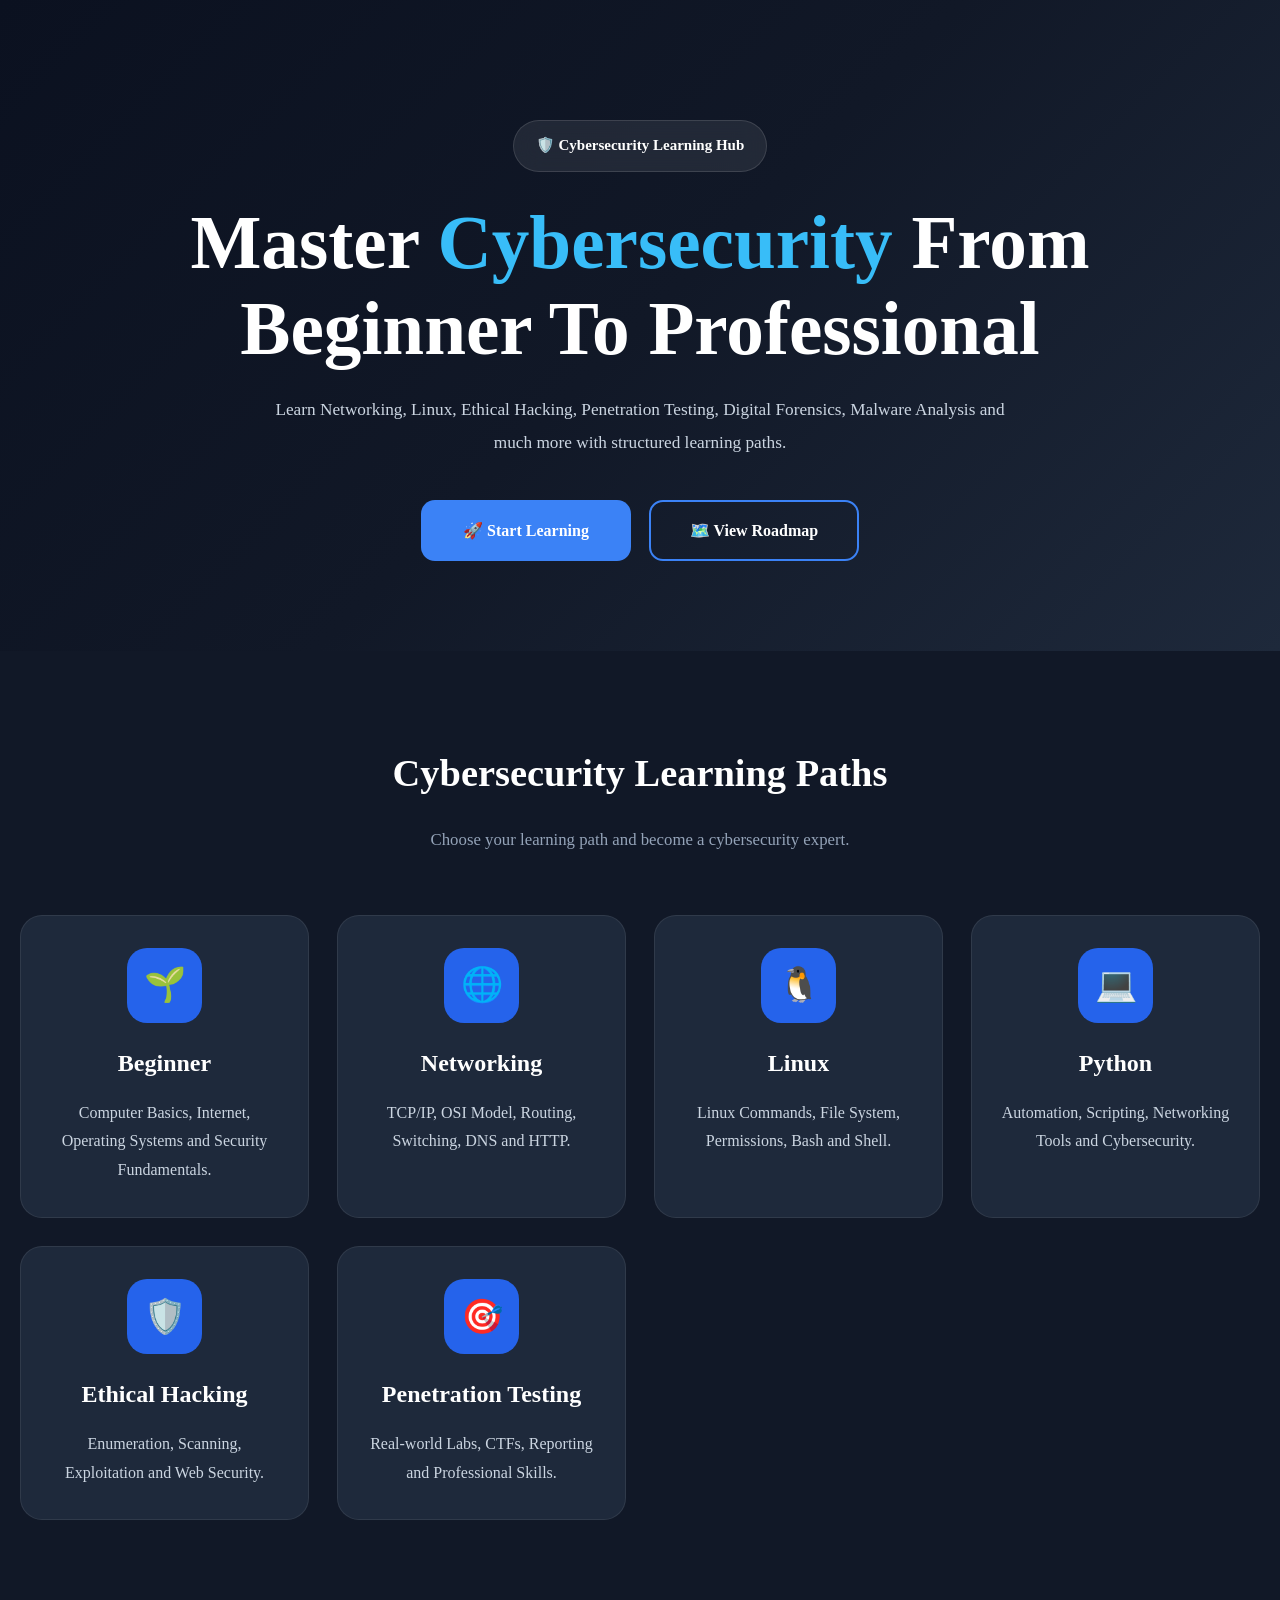
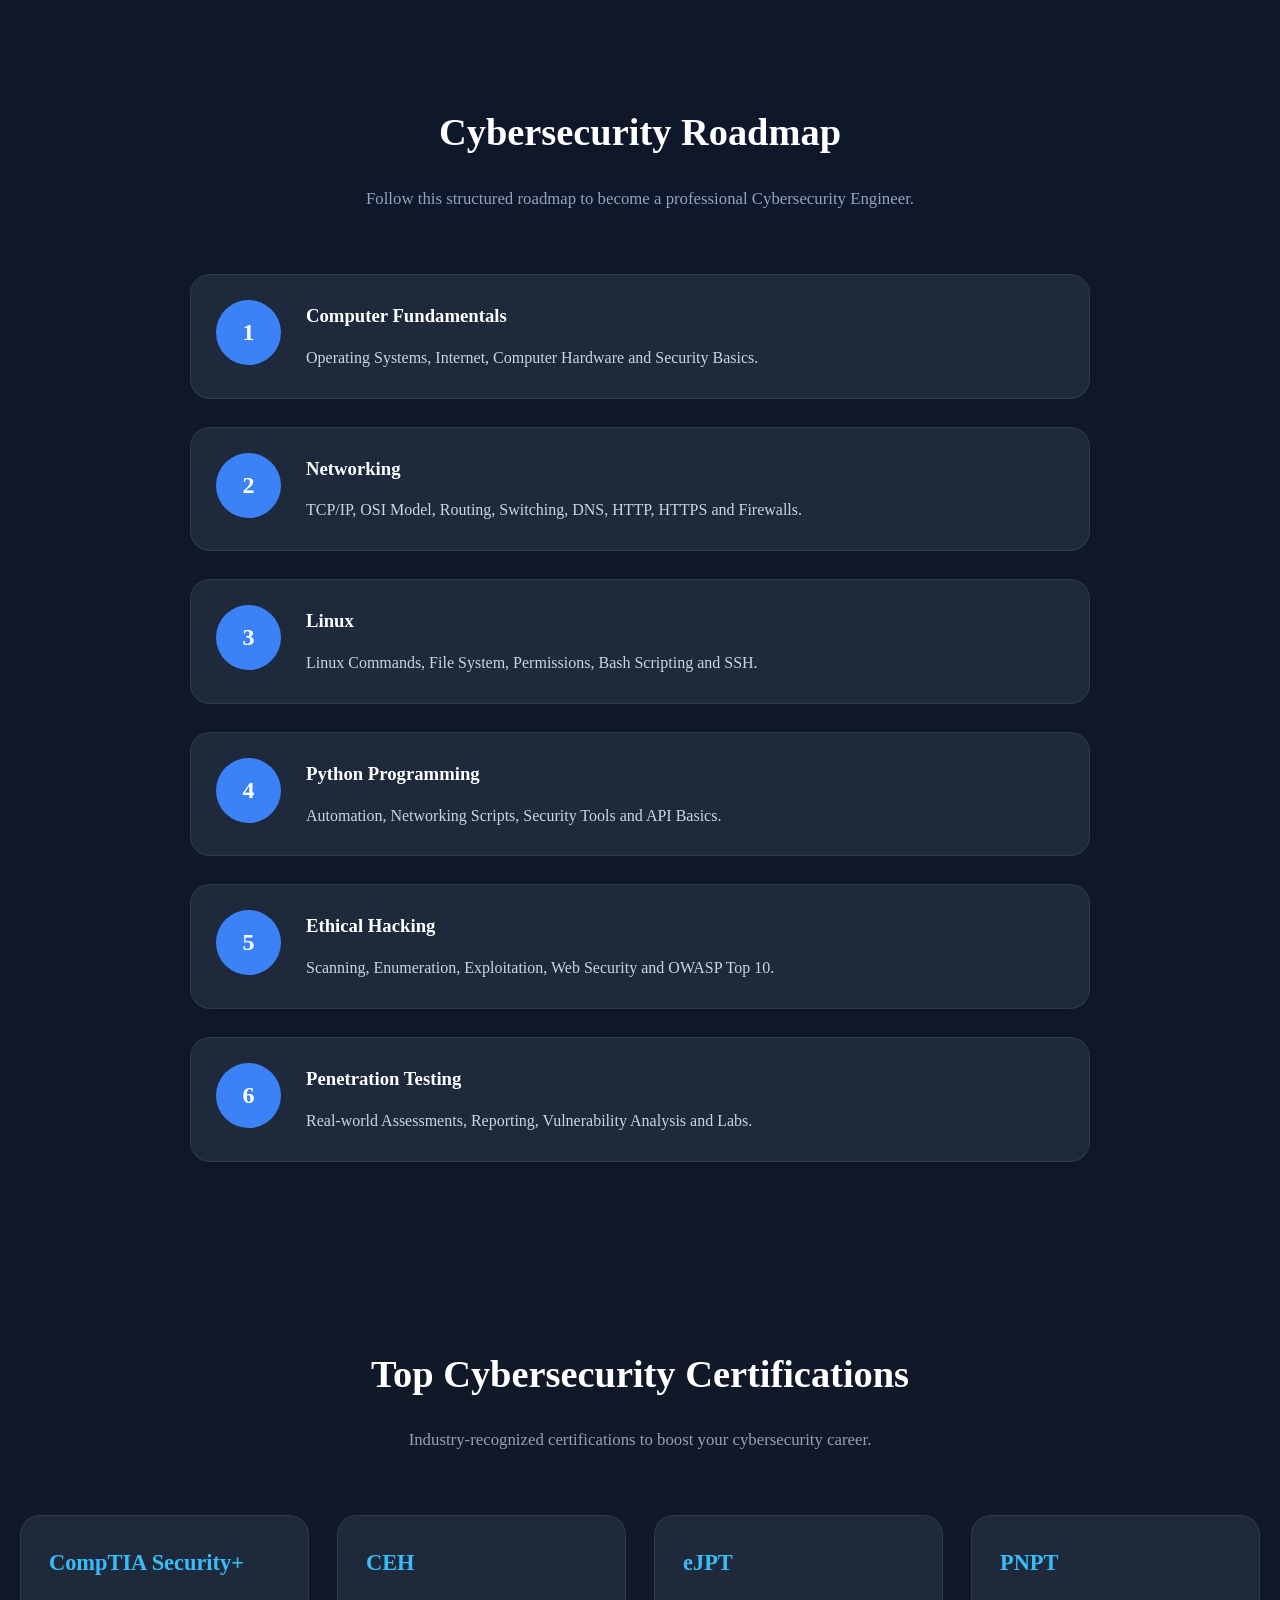
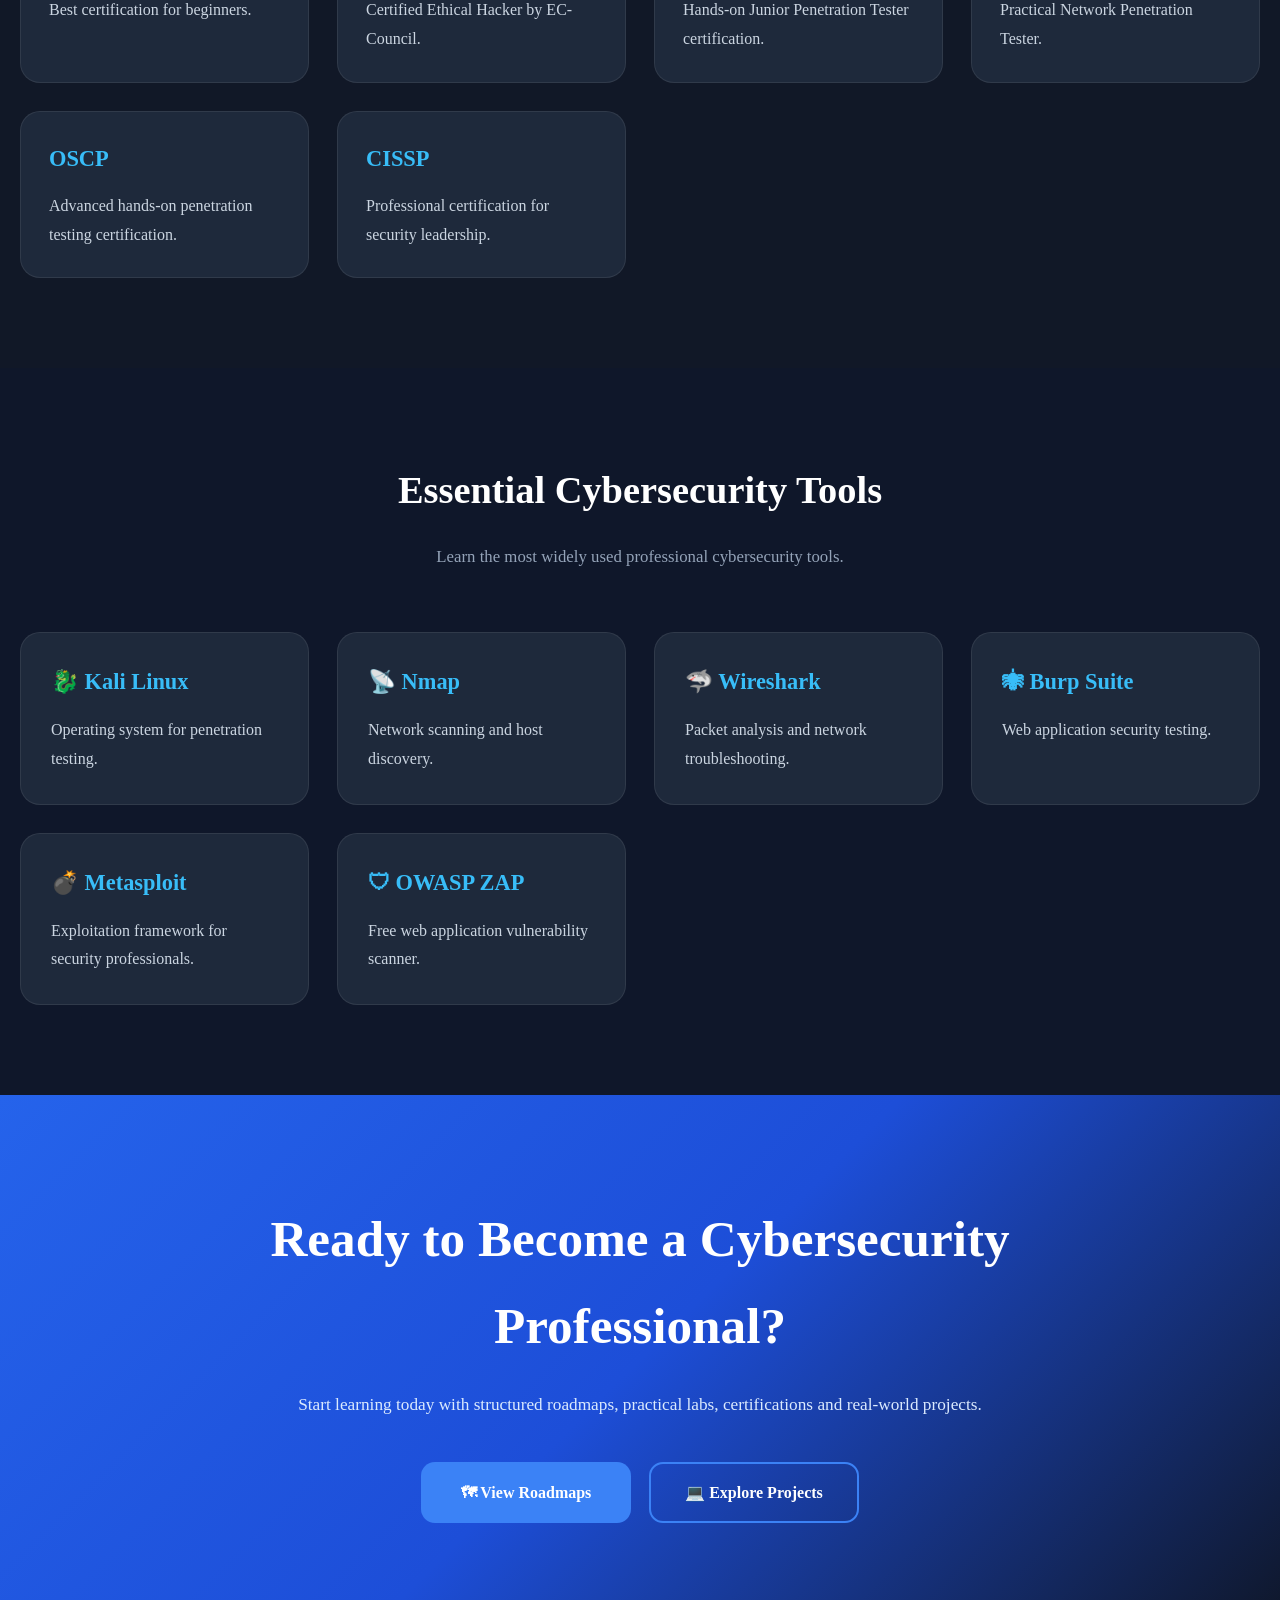
<file: pages/cybersecurity.html>
<!DOCTYPE html>
<html lang="en">

<head>

    <meta charset="UTF-8">
    <meta name="viewport" content="width=device-width, initial-scale=1.0">

    <title>Cybersecurity | TechVerse AI</title>

    <meta name="description"
        content="Learn Cybersecurity from Beginner to Advanced with structured roadmaps, certifications, tools and hands-on labs.">

    <link rel="stylesheet" href="../css/style.css">
    <link rel="stylesheet" href="../css/cybersecurity.css">

</head>

<body>

<!-- ===========================
     Cybersecurity Hero
=========================== -->

<section class="cyber-hero">

    <div class="cyber-container">

        <span class="hero-badge">
            🛡️ Cybersecurity Learning Hub
        </span>

        <h1>

            Master

            <span>Cybersecurity</span>

            From Beginner To Professional

        </h1>

        <p>

            Learn Networking, Linux, Ethical Hacking,
            Penetration Testing, Digital Forensics,
            Malware Analysis and much more with
            structured learning paths.

        </p>

        <div class="hero-buttons">

            <a href="#learning-paths"
                class="btn-primary">

                🚀 Start Learning

            </a>

            <a href="#roadmap"
                class="btn-secondary">

                🗺️ View Roadmap

            </a>

        </div>

    </div>

</section>

<!-- ===========================
     Learning Paths
=========================== -->

<section
class="learning-section"
id="learning-paths">

<div class="section-title">

<h2>

Cybersecurity Learning Paths

</h2>

<p>

Choose your learning path and
become a cybersecurity expert.

</p>

</div>

<div class="learning-grid">

<div class="learning-card">

<div class="icon">
🌱
</div>

<h3>Beginner</h3>

<p>

Computer Basics, Internet,
Operating Systems and Security
Fundamentals.

</p>

</div>

<div class="learning-card">

<div class="icon">
🌐
</div>

<h3>Networking</h3>

<p>

TCP/IP, OSI Model,
Routing, Switching,
DNS and HTTP.

</p>

</div>

<div class="learning-card">

<div class="icon">
🐧
</div>

<h3>Linux</h3>

<p>

Linux Commands,
File System,
Permissions,
Bash and Shell.

</p>

</div>

<div class="learning-card">

<div class="icon">
💻
</div>

<h3>Python</h3>

<p>

Automation,
Scripting,
Networking Tools
and Cybersecurity.

</p>

</div>

<div class="learning-card">

<div class="icon">
🛡️
</div>

<h3>Ethical Hacking</h3>

<p>

Enumeration,
Scanning,
Exploitation
and Web Security.

</p>

</div>

<div class="learning-card">

<div class="icon">
🎯
</div>

<h3>Penetration Testing</h3>

<p>

Real-world Labs,
CTFs,
Reporting
and Professional Skills.

</p>

</div>

</div>

</section>

<!-- ===========================
     Cybersecurity Roadmap
=========================== -->

<section class="roadmap-section" id="roadmap">

    <div class="section-title">

        <h2>Cybersecurity Roadmap</h2>

        <p>
            Follow this structured roadmap to become a professional Cybersecurity Engineer.
        </p>

    </div>

    <div class="roadmap-container">

        <div class="roadmap-item">
            <div class="roadmap-number">1</div>
            <div class="roadmap-content">
                <h3>Computer Fundamentals</h3>
                <p>Operating Systems, Internet, Computer Hardware and Security Basics.</p>
            </div>
        </div>

        <div class="roadmap-item">
            <div class="roadmap-number">2</div>
            <div class="roadmap-content">
                <h3>Networking</h3>
                <p>TCP/IP, OSI Model, Routing, Switching, DNS, HTTP, HTTPS and Firewalls.</p>
            </div>
        </div>

        <div class="roadmap-item">
            <div class="roadmap-number">3</div>
            <div class="roadmap-content">
                <h3>Linux</h3>
                <p>Linux Commands, File System, Permissions, Bash Scripting and SSH.</p>
            </div>
        </div>

        <div class="roadmap-item">
            <div class="roadmap-number">4</div>
            <div class="roadmap-content">
                <h3>Python Programming</h3>
                <p>Automation, Networking Scripts, Security Tools and API Basics.</p>
            </div>
        </div>

        <div class="roadmap-item">
            <div class="roadmap-number">5</div>
            <div class="roadmap-content">
                <h3>Ethical Hacking</h3>
                <p>Scanning, Enumeration, Exploitation, Web Security and OWASP Top 10.</p>
            </div>
        </div>

        <div class="roadmap-item">
            <div class="roadmap-number">6</div>
            <div class="roadmap-content">
                <h3>Penetration Testing</h3>
                <p>Real-world Assessments, Reporting, Vulnerability Analysis and Labs.</p>
            </div>
        </div>

    </div>

</section>

<!-- ===========================
     Top Certifications
=========================== -->

<section class="certifications-section">

    <div class="section-title">

        <h2>Top Cybersecurity Certifications</h2>

        <p>
            Industry-recognized certifications to boost your cybersecurity career.
        </p>

    </div>

    <div class="certification-grid">

        <div class="cert-card">
            <h3>CompTIA Security+</h3>
            <p>Best certification for beginners.</p>
        </div>

        <div class="cert-card">
            <h3>CEH</h3>
            <p>Certified Ethical Hacker by EC-Council.</p>
        </div>

        <div class="cert-card">
            <h3>eJPT</h3>
            <p>Hands-on Junior Penetration Tester certification.</p>
        </div>

        <div class="cert-card">
            <h3>PNPT</h3>
            <p>Practical Network Penetration Tester.</p>
        </div>

        <div class="cert-card">
            <h3>OSCP</h3>
            <p>Advanced hands-on penetration testing certification.</p>
        </div>

        <div class="cert-card">
            <h3>CISSP</h3>
            <p>Professional certification for security leadership.</p>
        </div>

    </div>

</section>
<!-- ===========================
     Cybersecurity Tools
=========================== -->

<section class="tools-section">

    <div class="section-title">

        <h2>Essential Cybersecurity Tools</h2>

        <p>
            Learn the most widely used professional cybersecurity tools.
        </p>

    </div>

    <div class="tools-grid">

        <div class="tool-card">
            <h3>🐉 Kali Linux</h3>
            <p>Operating system for penetration testing.</p>
        </div>

        <div class="tool-card">
            <h3>📡 Nmap</h3>
            <p>Network scanning and host discovery.</p>
        </div>

        <div class="tool-card">
            <h3>🦈 Wireshark</h3>
            <p>Packet analysis and network troubleshooting.</p>
        </div>

        <div class="tool-card">
            <h3>🕷 Burp Suite</h3>
            <p>Web application security testing.</p>
        </div>

        <div class="tool-card">
            <h3>💣 Metasploit</h3>
            <p>Exploitation framework for security professionals.</p>
        </div>

        <div class="tool-card">
            <h3>🛡 OWASP ZAP</h3>
            <p>Free web application vulnerability scanner.</p>
        </div>

    </div>

</section>

<!-- ===========================
     Call To Action
=========================== -->

<section class="cyber-cta">

    <div class="cta-content">

        <h2>
            Ready to Become a Cybersecurity Professional?
        </h2>

        <p>
            Start learning today with structured roadmaps, practical labs,
            certifications and real-world projects.
        </p>

        <div class="hero-buttons">

            <a href="roadmaps.html" class="btn-primary">
                🗺 View Roadmaps
            </a>

            <a href="projects.html" class="btn-secondary">
                💻 Explore Projects
            </a>

        </div>

    </div>

</section>

<script src="../js/cybersecurity.js"></script>

</body>

</html>
</file>
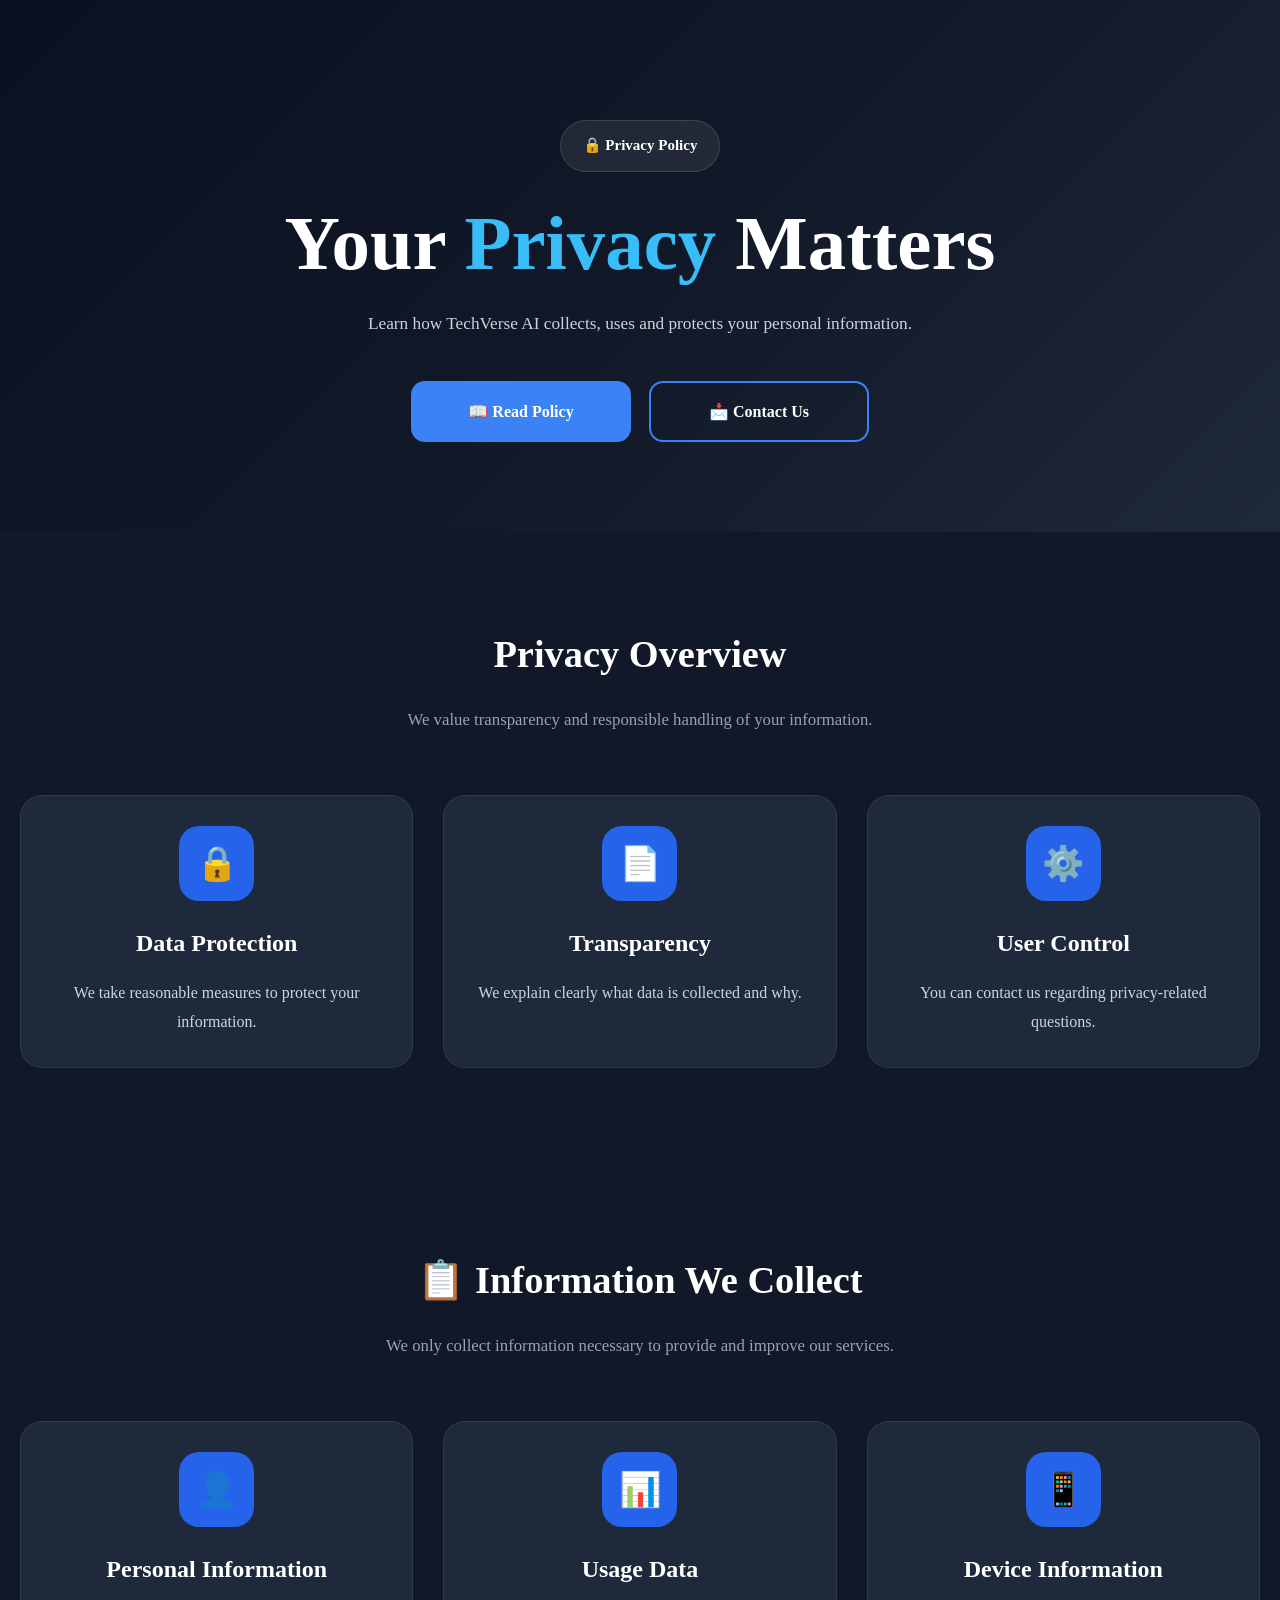
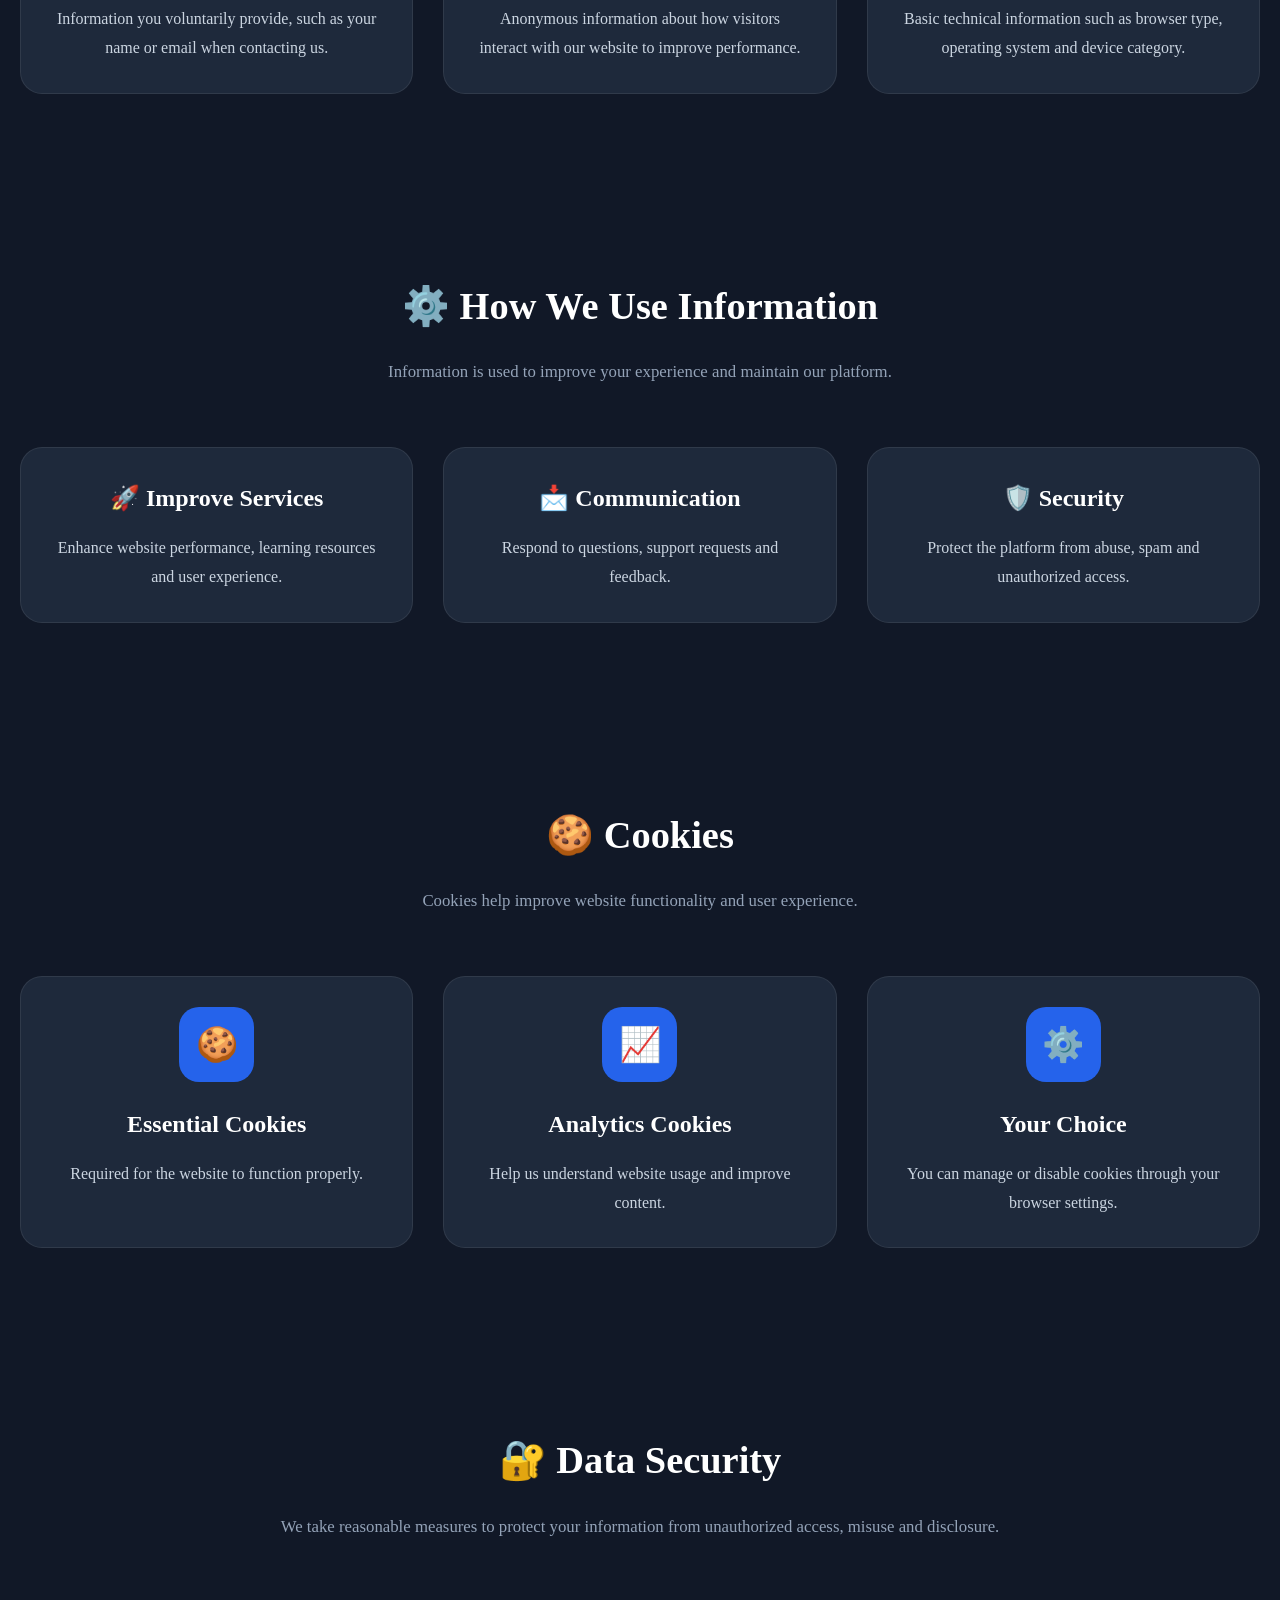
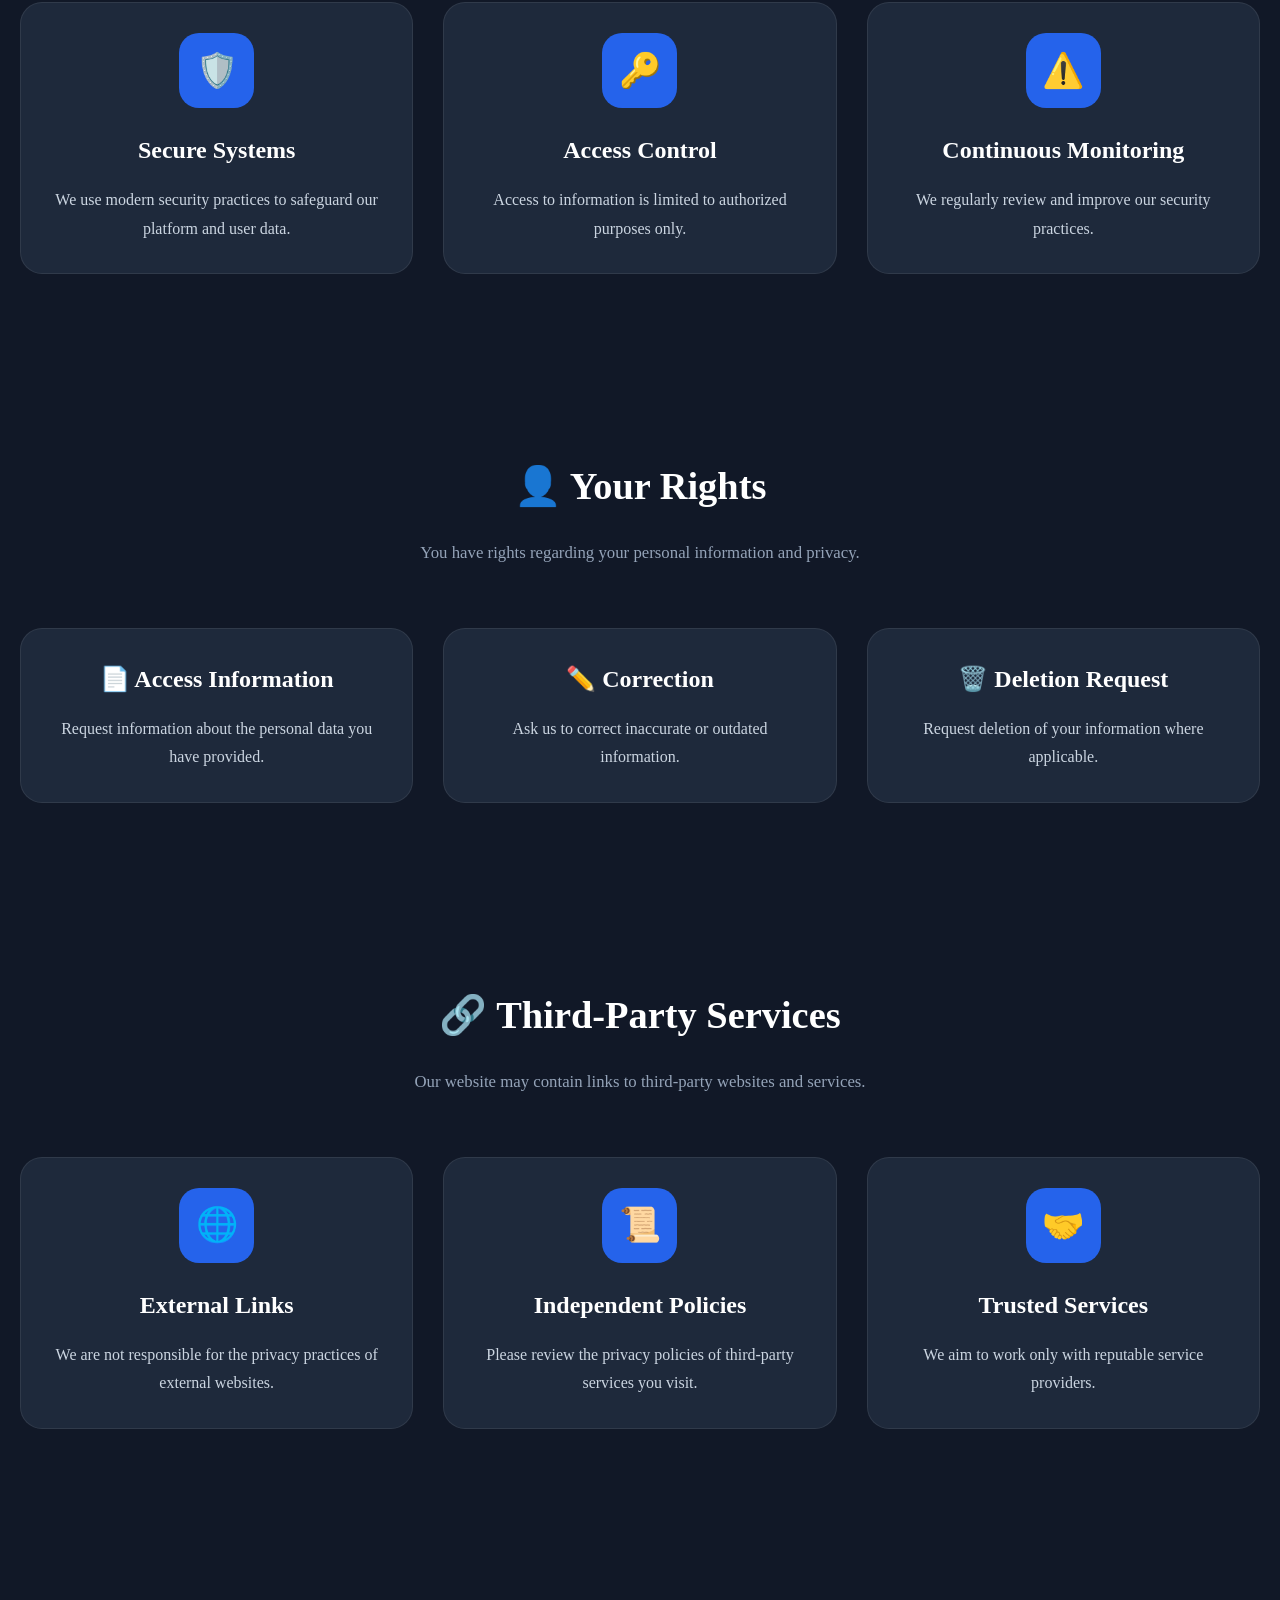
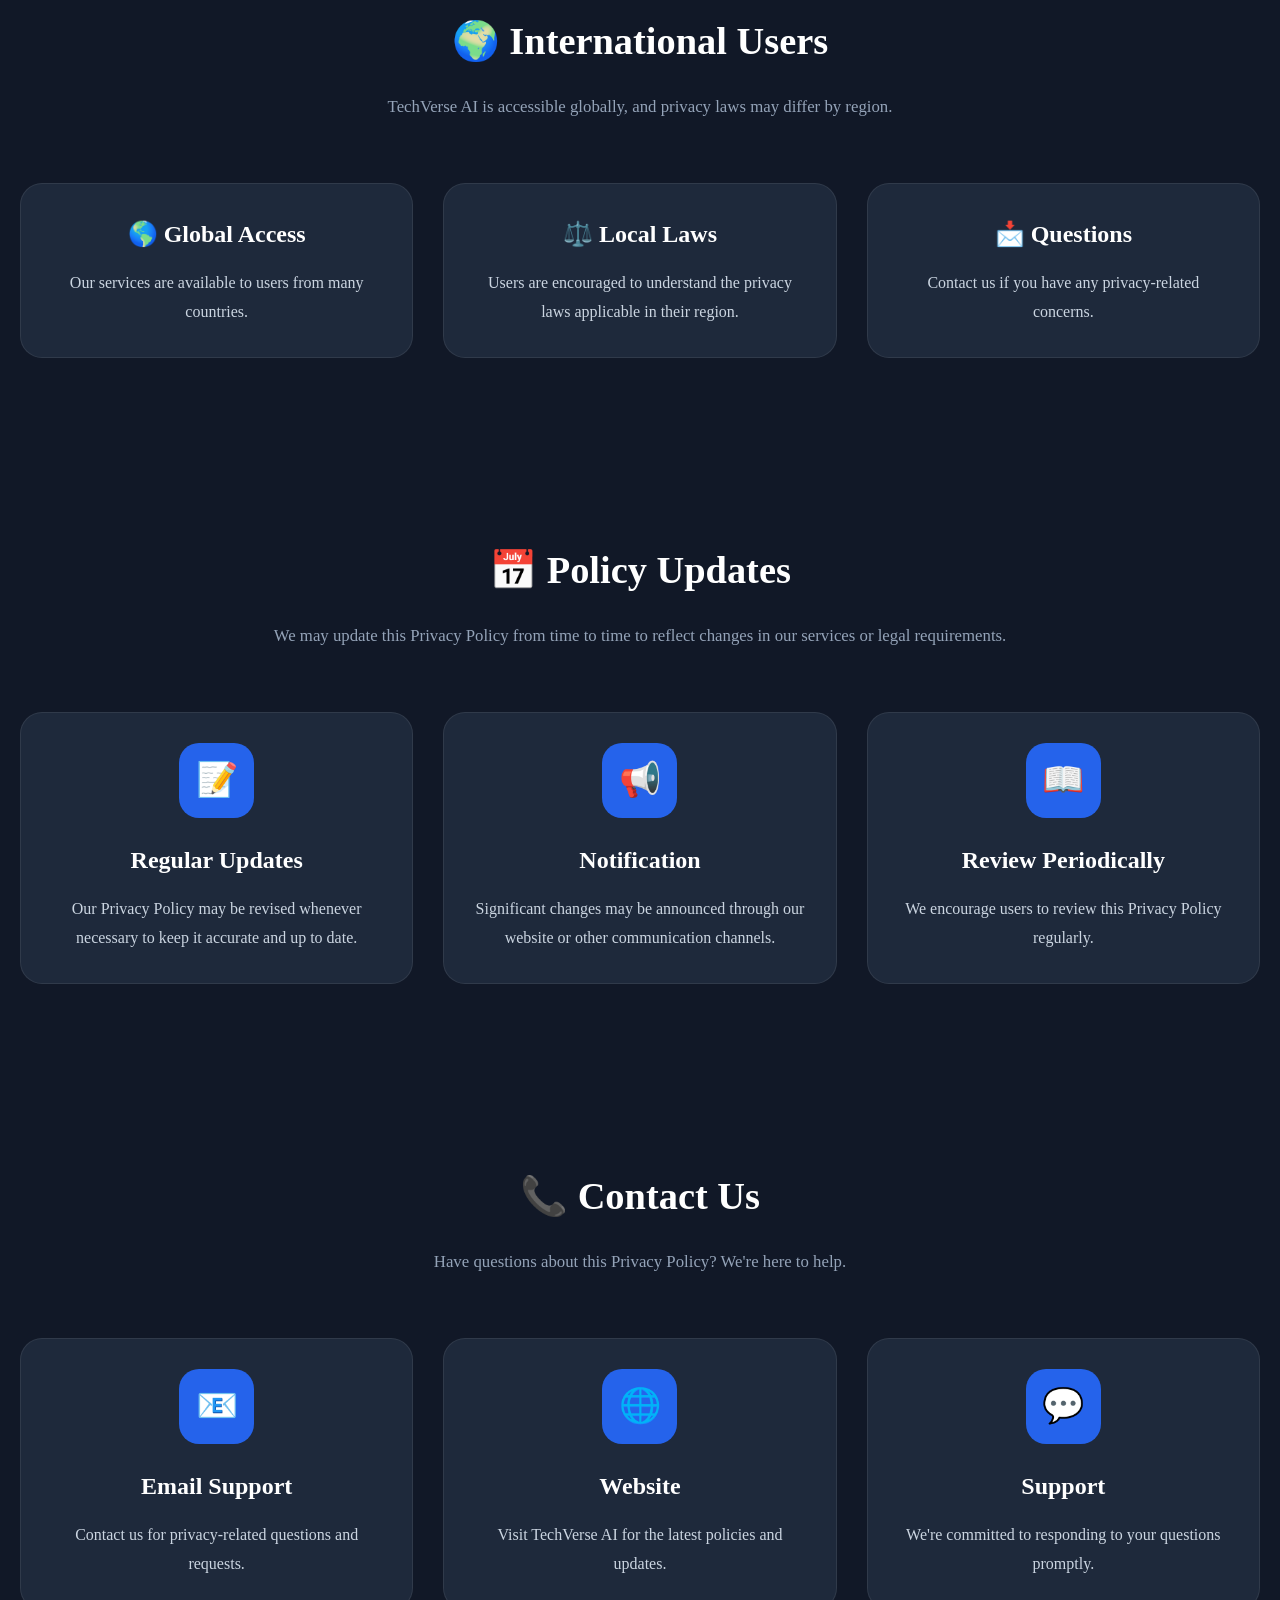
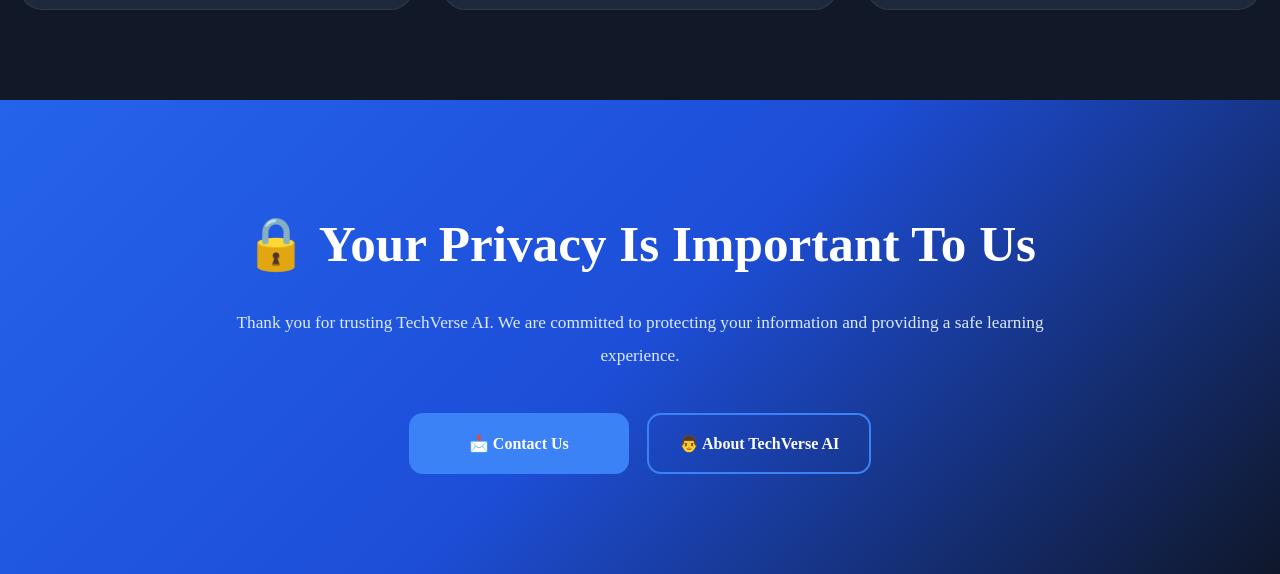
<file: pages/privacy-policy.html>
<!DOCTYPE html>
<html lang="en">

<head>

    <meta charset="UTF-8">

    <meta name="viewport"
          content="width=device-width, initial-scale=1.0">

    <title>Privacy Policy | TechVerse AI</title>

    <meta name="description"
          content="Read the Privacy Policy of TechVerse AI to understand how we collect, use and protect your information.">

    <link rel="stylesheet"
          href="../css/style.css">

    <link rel="stylesheet"
          href="../css/privacy-policy.css">

</head>

<body>

<!-- ==========================================
     Hero Section
========================================== -->

<section class="privacy-hero">

    <div class="privacy-container">

        <span class="hero-badge">

            🔒 Privacy Policy

        </span>

        <h1>

            Your

            <span>

                Privacy

            </span>

            Matters

        </h1>

        <p>

            Learn how TechVerse AI collects,
            uses and protects your personal
            information.

        </p>

        <div class="hero-buttons">

            <a href="#privacy-content"
               class="btn-primary">

                📖 Read Policy

            </a>

            <a href="contact.html"
               class="btn-secondary">

                📩 Contact Us

            </a>

        </div>

    </div>

</section>

<!-- ==========================================
     Privacy Overview
========================================== -->

<section
class="privacy-section"
id="privacy-content">

<div class="section-title">

<h2>

Privacy Overview

</h2>

<p>

We value transparency and responsible
handling of your information.

</p>

</div>

<div class="privacy-grid">

<div class="privacy-card">

<div class="privacy-icon">

🔒

</div>

<h3>

Data Protection

</h3>

<p>

We take reasonable measures
to protect your information.

</p>

</div>

<div class="privacy-card">

<div class="privacy-icon">

📄

</div>

<h3>

Transparency

</h3>

<p>

We explain clearly what data
is collected and why.

</p>

</div>

<div class="privacy-card">

<div class="privacy-icon">

⚙️

</div>

<h3>

User Control

</h3>

<p>

You can contact us regarding
privacy-related questions.

</p>

</div>

</div>

</section>

<!-- ==========================================
     Information We Collect
========================================== -->

<section class="privacy-section">

    <div class="section-title">

        <h2>📋 Information We Collect</h2>

        <p>

            We only collect information necessary
            to provide and improve our services.

        </p>

    </div>

    <div class="privacy-grid">

        <div class="privacy-card">

            <div class="privacy-icon">👤</div>

            <h3>Personal Information</h3>

            <p>

                Information you voluntarily provide,
                such as your name or email when
                contacting us.

            </p>

        </div>

        <div class="privacy-card">

            <div class="privacy-icon">📊</div>

            <h3>Usage Data</h3>

            <p>

                Anonymous information about how
                visitors interact with our website
                to improve performance.

            </p>

        </div>

        <div class="privacy-card">

            <div class="privacy-icon">📱</div>

            <h3>Device Information</h3>

            <p>

                Basic technical information such as
                browser type, operating system
                and device category.

            </p>

        </div>

    </div>

</section>

<!-- ==========================================
     How We Use Information
========================================== -->

<section class="privacy-section">

    <div class="section-title">

        <h2>⚙️ How We Use Information</h2>

        <p>

            Information is used to improve your
            experience and maintain our platform.

        </p>

    </div>

    <div class="privacy-grid">

        <div class="privacy-card">

            <h3>🚀 Improve Services</h3>

            <p>

                Enhance website performance,
                learning resources and user experience.

            </p>

        </div>

        <div class="privacy-card">

            <h3>📩 Communication</h3>

            <p>

                Respond to questions,
                support requests and feedback.

            </p>

        </div>

        <div class="privacy-card">

            <h3>🛡️ Security</h3>

            <p>

                Protect the platform from abuse,
                spam and unauthorized access.

            </p>

        </div>

    </div>

</section>

<!-- ==========================================
     Cookies Policy
========================================== -->

<section class="privacy-section">

    <div class="section-title">

        <h2>🍪 Cookies</h2>

        <p>

            Cookies help improve website functionality
            and user experience.

        </p>

    </div>

    <div class="privacy-grid">

        <div class="privacy-card">

            <div class="privacy-icon">🍪</div>

            <h3>Essential Cookies</h3>

            <p>

                Required for the website to
                function properly.

            </p>

        </div>

        <div class="privacy-card">

            <div class="privacy-icon">📈</div>

            <h3>Analytics Cookies</h3>

            <p>

                Help us understand website
                usage and improve content.

            </p>

        </div>

        <div class="privacy-card">

            <div class="privacy-icon">⚙️</div>

            <h3>Your Choice</h3>

            <p>

                You can manage or disable cookies
                through your browser settings.

            </p>

        </div>

    </div>

</section>

<!-- ==========================================
     Data Security
========================================== -->

<section class="privacy-section">

    <div class="section-title">

        <h2>🔐 Data Security</h2>

        <p>

            We take reasonable measures to protect
            your information from unauthorized access,
            misuse and disclosure.

        </p>

    </div>

    <div class="privacy-grid">

        <div class="privacy-card">

            <div class="privacy-icon">🛡️</div>

            <h3>Secure Systems</h3>

            <p>

                We use modern security practices to
                safeguard our platform and user data.

            </p>

        </div>

        <div class="privacy-card">

            <div class="privacy-icon">🔑</div>

            <h3>Access Control</h3>

            <p>

                Access to information is limited
                to authorized purposes only.

            </p>

        </div>

        <div class="privacy-card">

            <div class="privacy-icon">⚠️</div>

            <h3>Continuous Monitoring</h3>

            <p>

                We regularly review and improve
                our security practices.

            </p>

        </div>

    </div>

</section>

<!-- ==========================================
     Your Rights
========================================== -->

<section class="privacy-section">

    <div class="section-title">

        <h2>👤 Your Rights</h2>

        <p>

            You have rights regarding your personal
            information and privacy.

        </p>

    </div>

    <div class="privacy-grid">

        <div class="privacy-card">

            <h3>📄 Access Information</h3>

            <p>

                Request information about
                the personal data you have provided.

            </p>

        </div>

        <div class="privacy-card">

            <h3>✏️ Correction</h3>

            <p>

                Ask us to correct inaccurate
                or outdated information.

            </p>

        </div>

        <div class="privacy-card">

            <h3>🗑️ Deletion Request</h3>

            <p>

                Request deletion of your information
                where applicable.

            </p>

        </div>

    </div>

</section>

<!-- ==========================================
     Third-Party Services
========================================== -->

<section class="privacy-section">

    <div class="section-title">

        <h2>🔗 Third-Party Services</h2>

        <p>

            Our website may contain links to
            third-party websites and services.

        </p>

    </div>

    <div class="privacy-grid">

        <div class="privacy-card">

            <div class="privacy-icon">🌐</div>

            <h3>External Links</h3>

            <p>

                We are not responsible for the
                privacy practices of external websites.

            </p>

        </div>

        <div class="privacy-card">

            <div class="privacy-icon">📜</div>

            <h3>Independent Policies</h3>

            <p>

                Please review the privacy policies
                of third-party services you visit.

            </p>

        </div>

        <div class="privacy-card">

            <div class="privacy-icon">🤝</div>

            <h3>Trusted Services</h3>

            <p>

                We aim to work only with
                reputable service providers.

            </p>

        </div>

    </div>

</section>

<!-- ==========================================
     International Users
========================================== -->

<section class="privacy-section">

    <div class="section-title">

        <h2>🌍 International Users</h2>

        <p>

            TechVerse AI is accessible globally,
            and privacy laws may differ by region.

        </p>

    </div>

    <div class="privacy-grid">

        <div class="privacy-card">

            <h3>🌎 Global Access</h3>

            <p>

                Our services are available to users
                from many countries.

            </p>

        </div>

        <div class="privacy-card">

            <h3>⚖️ Local Laws</h3>

            <p>

                Users are encouraged to understand
                the privacy laws applicable in their region.

            </p>

        </div>

        <div class="privacy-card">

            <h3>📩 Questions</h3>

            <p>

                Contact us if you have any
                privacy-related concerns.

            </p>

        </div>

    </div>

</section>

<!-- ==========================================
     Policy Updates
========================================== -->

<section class="privacy-section">

    <div class="section-title">

        <h2>📅 Policy Updates</h2>

        <p>

            We may update this Privacy Policy
            from time to time to reflect changes
            in our services or legal requirements.

        </p>

    </div>

    <div class="privacy-grid">

        <div class="privacy-card">

            <div class="privacy-icon">📝</div>

            <h3>Regular Updates</h3>

            <p>

                Our Privacy Policy may be revised
                whenever necessary to keep it
                accurate and up to date.

            </p>

        </div>

        <div class="privacy-card">

            <div class="privacy-icon">📢</div>

            <h3>Notification</h3>

            <p>

                Significant changes may be announced
                through our website or other
                communication channels.

            </p>

        </div>

        <div class="privacy-card">

            <div class="privacy-icon">📖</div>

            <h3>Review Periodically</h3>

            <p>

                We encourage users to review
                this Privacy Policy regularly.

            </p>

        </div>

    </div>

</section>

<!-- ==========================================
     Contact Information
========================================== -->

<section class="privacy-section">

    <div class="section-title">

        <h2>📞 Contact Us</h2>

        <p>

            Have questions about this Privacy Policy?
            We're here to help.

        </p>

    </div>

    <div class="privacy-grid">

        <div class="privacy-card">

            <div class="privacy-icon">📧</div>

            <h3>Email Support</h3>

            <p>

                Contact us for privacy-related
                questions and requests.

            </p>

        </div>

        <div class="privacy-card">

            <div class="privacy-icon">🌐</div>

            <h3>Website</h3>

            <p>

                Visit TechVerse AI for the latest
                policies and updates.

            </p>

        </div>

        <div class="privacy-card">

            <div class="privacy-icon">💬</div>

            <h3>Support</h3>

            <p>

                We're committed to responding
                to your questions promptly.

            </p>

        </div>

    </div>

</section>

<!-- ==========================================
     Final CTA
========================================== -->

<section class="privacy-cta">

    <div class="cta-content">

        <h2>

            🔒 Your Privacy Is Important To Us

        </h2>

        <p>

            Thank you for trusting TechVerse AI.
            We are committed to protecting your
            information and providing a safe
            learning experience.

        </p>

        <div class="hero-buttons">

            <a href="contact.html"
               class="btn-primary">

                📩 Contact Us

            </a>

            <a href="about.html"
               class="btn-secondary">

                👨 About TechVerse AI

            </a>

        </div>

    </div>

</section>


<script src="../js/privacy-policy.js"></script>

</body>

</html>
</file>
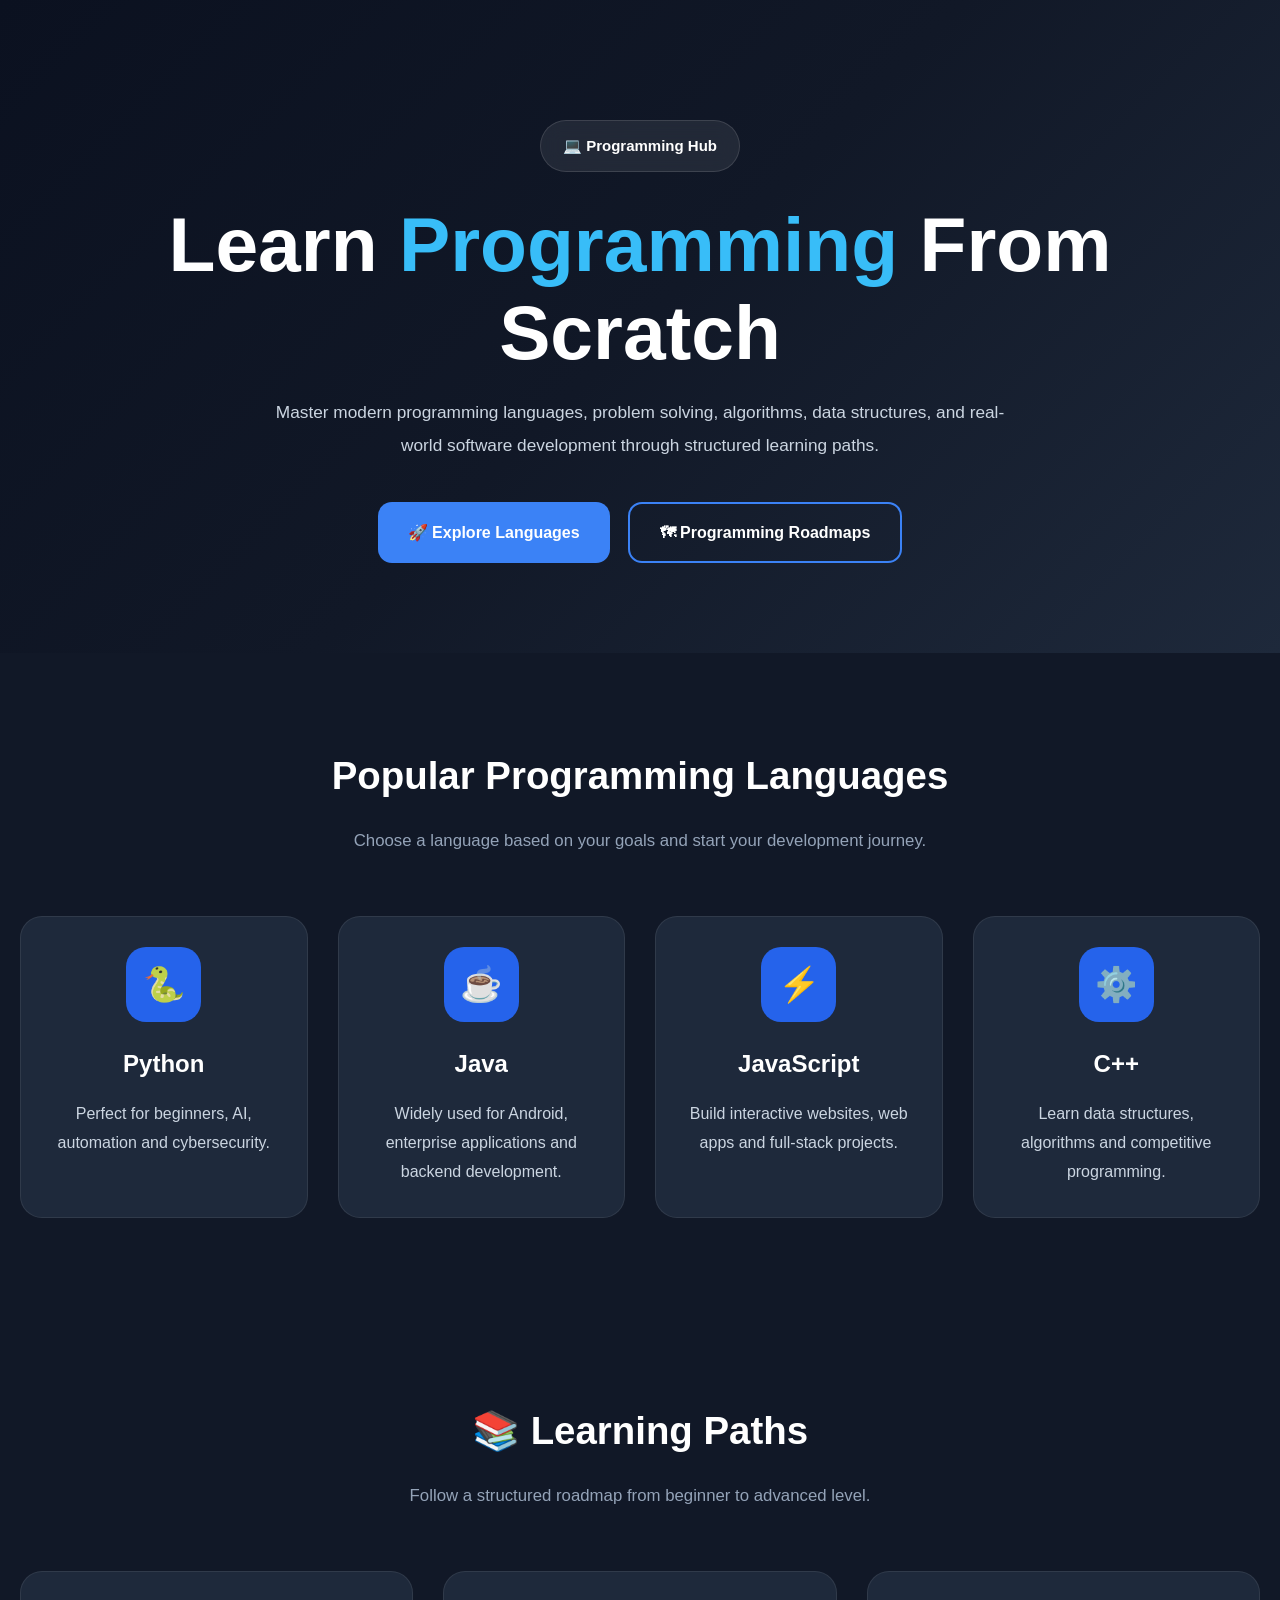
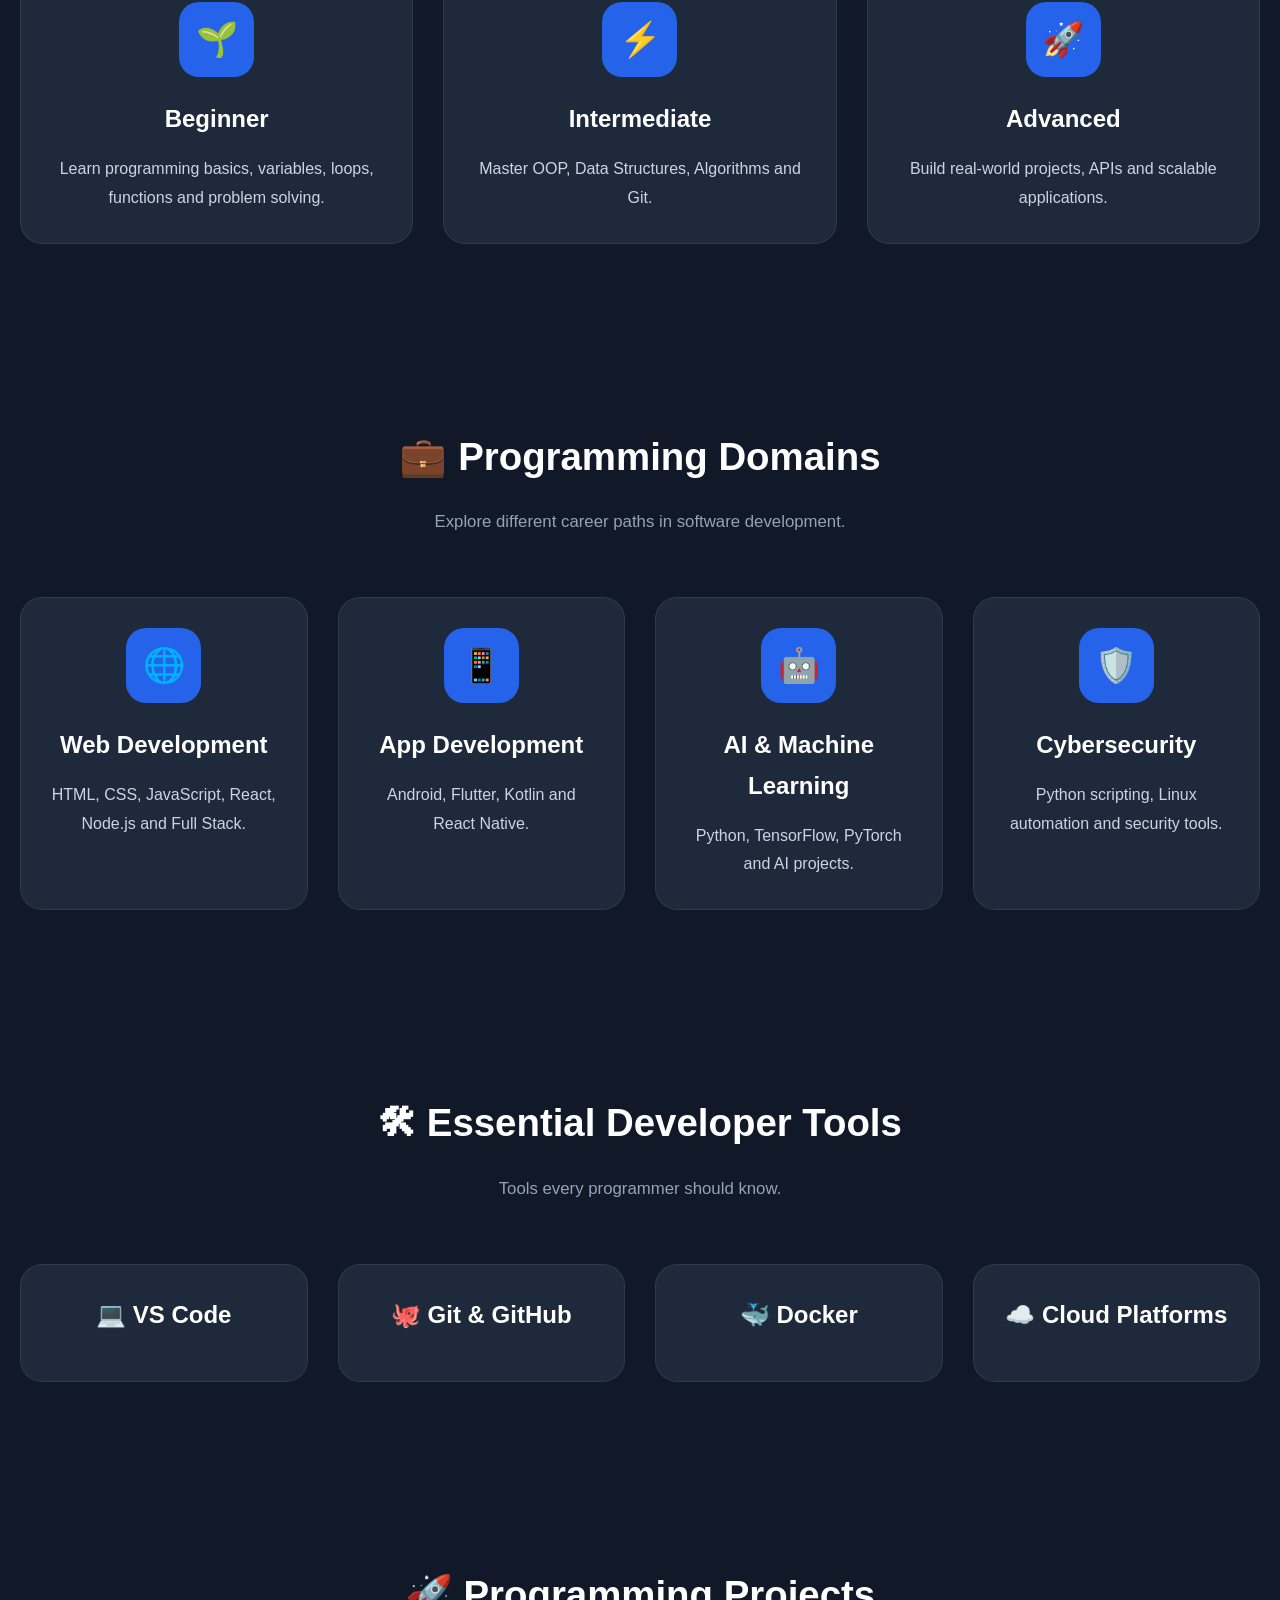
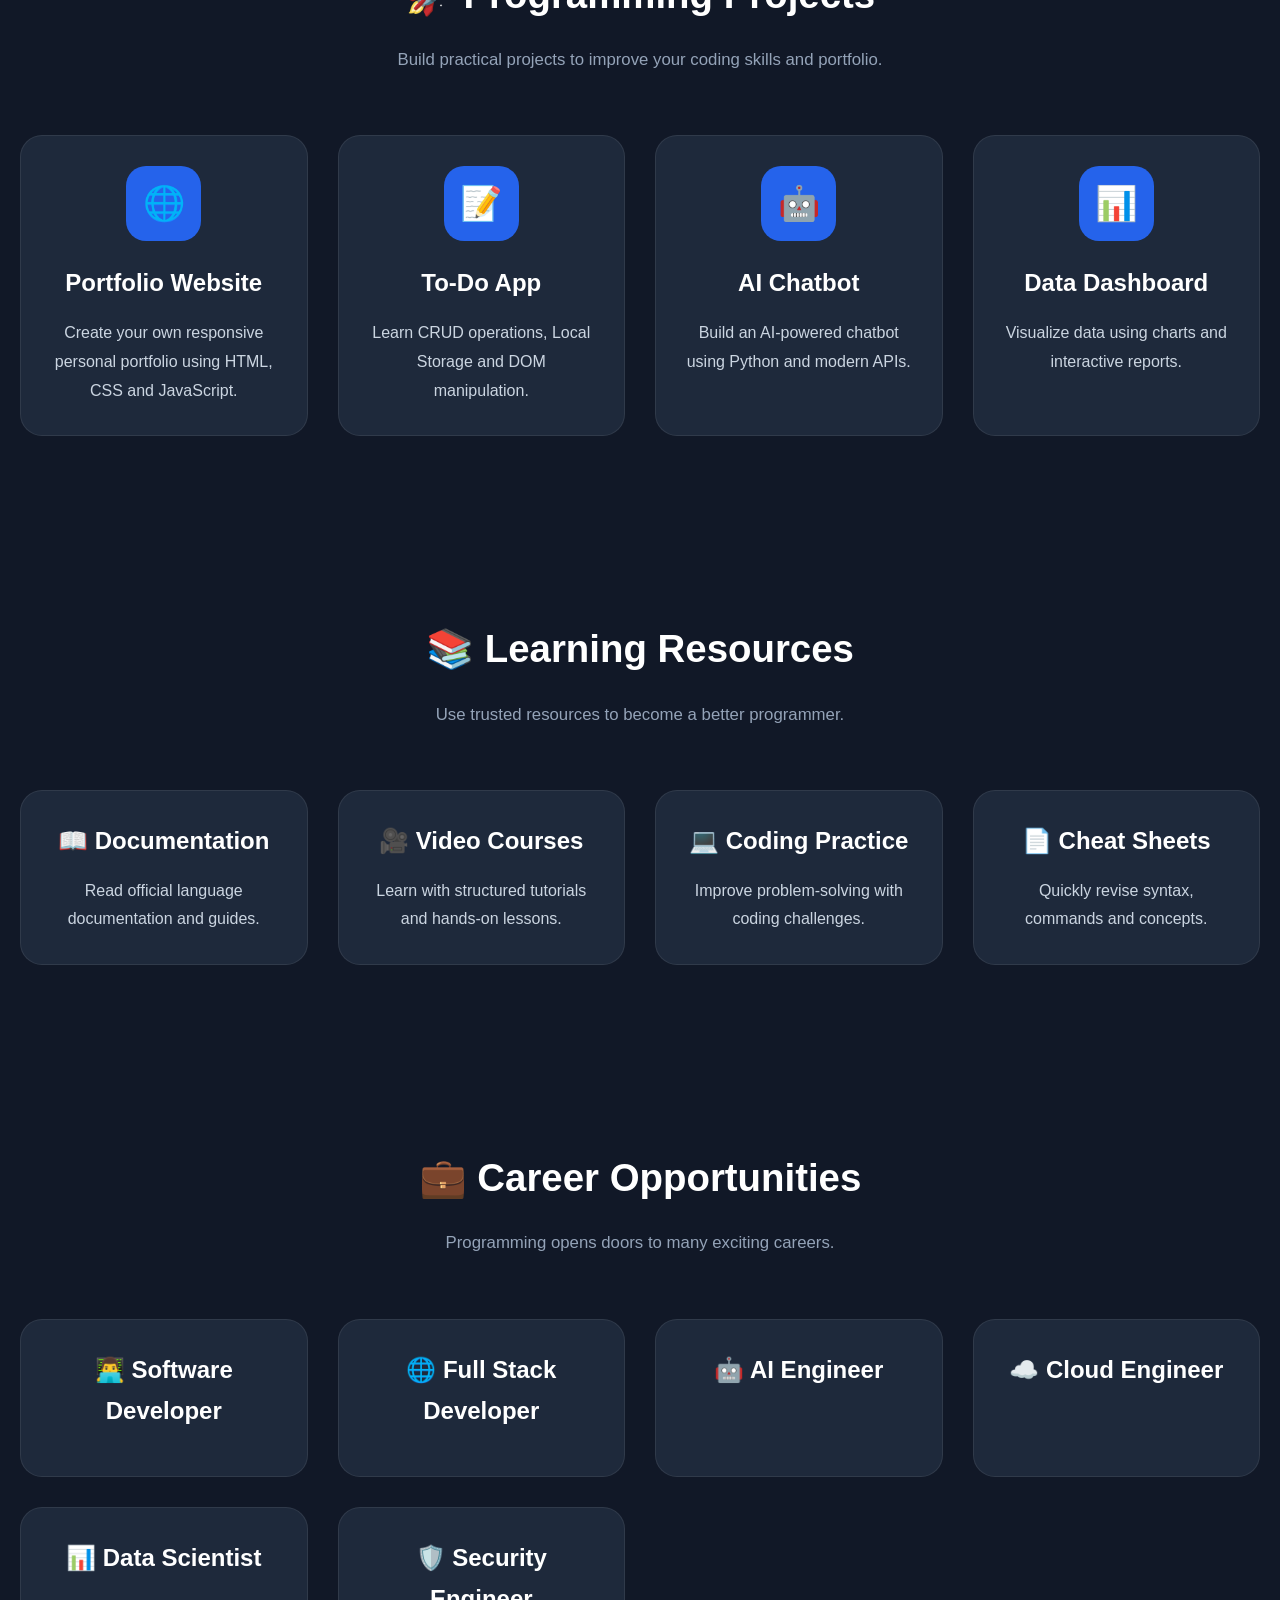
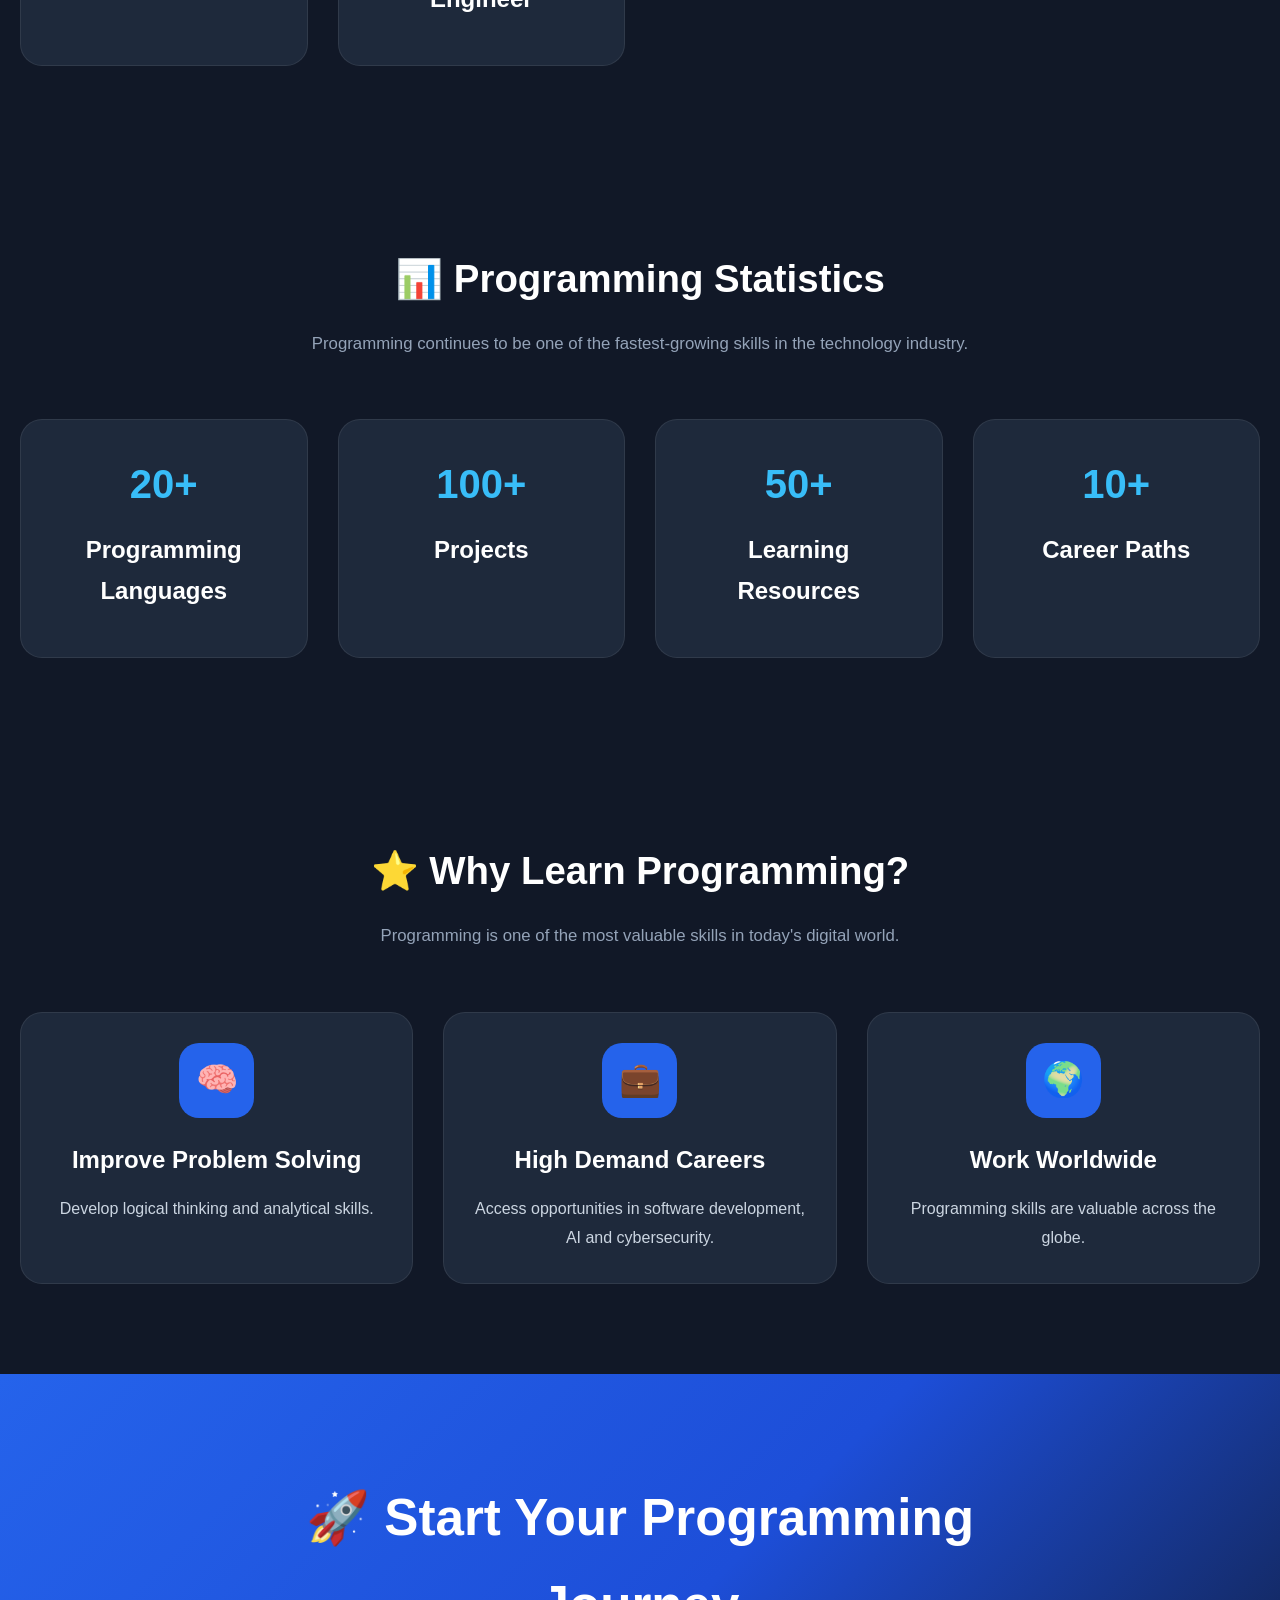
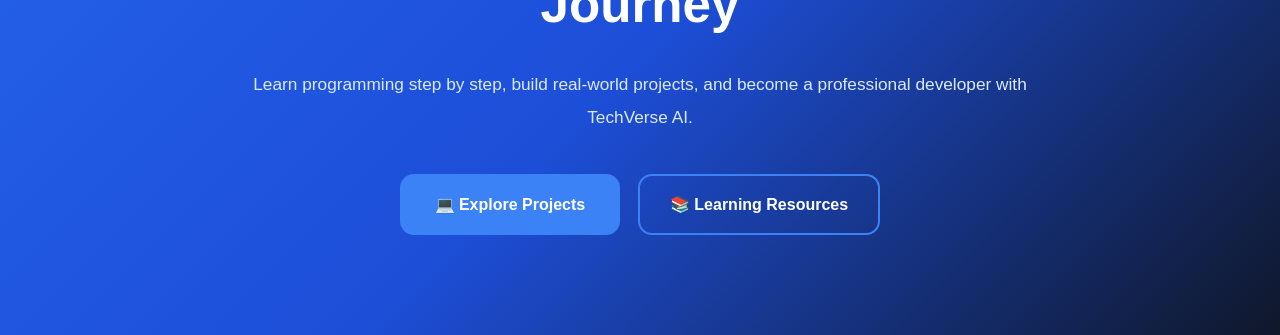
<file: pages/programming.html>
<!DOCTYPE html>
<html lang="en">

<head>

    <meta charset="UTF-8">

    <meta name="viewport"
          content="width=device-width, initial-scale=1.0">

    <title>Programming | TechVerse AI</title>

    <meta name="description"
          content="Learn Programming with TechVerse AI. Explore languages, roadmaps, projects and resources.">

    <link rel="stylesheet"
          href="../css/style.css">

    <link rel="stylesheet"
          href="../css/programming.css">

</head>

<body>

<!-- ==========================================
     Hero Section
========================================== -->

<section class="programming-hero">

    <div class="programming-container">

        <span class="hero-badge">

            💻 Programming Hub

        </span>

        <h1>

            Learn

            <span>

                Programming

            </span>

            From Scratch

        </h1>

        <p>

            Master modern programming languages,
            problem solving, algorithms, data structures,
            and real-world software development through
            structured learning paths.

        </p>

        <div class="hero-buttons">

            <a href="#languages"
               class="btn-primary">

                🚀 Explore Languages

            </a>

            <a href="roadmaps.html"
               class="btn-secondary">

                🗺 Programming Roadmaps

            </a>

        </div>

    </div>

</section>

<!-- ==========================================
     Programming Languages
========================================== -->

<section
class="programming-section"
id="languages">

<div class="section-title">

<h2>

Popular Programming Languages

</h2>

<p>

Choose a language based on your goals
and start your development journey.

</p>

</div>

<div class="programming-grid">

<div class="programming-card">

<div class="programming-icon">

🐍

</div>

<h3>

Python

</h3>

<p>

Perfect for beginners, AI,
automation and cybersecurity.

</p>

</div>

<div class="programming-card">

<div class="programming-icon">

☕

</div>

<h3>

Java

</h3>

<p>

Widely used for Android,
enterprise applications
and backend development.

</p>

</div>

<div class="programming-card">

<div class="programming-icon">

⚡

</div>

<h3>

JavaScript

</h3>

<p>

Build interactive websites,
web apps and full-stack projects.

</p>

</div>

<div class="programming-card">

<div class="programming-icon">

⚙️

</div>

<h3>

C++

</h3>

<p>

Learn data structures,
algorithms and competitive programming.

</p>

</div>

</div>

</section>

<!-- ==========================================
     Learning Paths
========================================== -->

<section class="programming-section">

    <div class="section-title">

        <h2>📚 Learning Paths</h2>

        <p>

            Follow a structured roadmap from
            beginner to advanced level.

        </p>

    </div>

    <div class="programming-grid">

        <div class="programming-card">

            <div class="programming-icon">🌱</div>

            <h3>Beginner</h3>

            <p>

                Learn programming basics,
                variables, loops, functions
                and problem solving.

            </p>

        </div>

        <div class="programming-card">

            <div class="programming-icon">⚡</div>

            <h3>Intermediate</h3>

            <p>

                Master OOP,
                Data Structures,
                Algorithms and Git.

            </p>

        </div>

        <div class="programming-card">

            <div class="programming-icon">🚀</div>

            <h3>Advanced</h3>

            <p>

                Build real-world projects,
                APIs and scalable applications.

            </p>

        </div>

    </div>

</section>

<!-- ==========================================
     Programming Domains
========================================== -->

<section class="programming-section">

    <div class="section-title">

        <h2>💼 Programming Domains</h2>

        <p>

            Explore different career paths
            in software development.

        </p>

    </div>

    <div class="programming-grid">

        <div class="programming-card">

            <div class="programming-icon">🌐</div>

            <h3>Web Development</h3>

            <p>

                HTML, CSS,
                JavaScript, React,
                Node.js and Full Stack.

            </p>

        </div>

        <div class="programming-card">

            <div class="programming-icon">📱</div>

            <h3>App Development</h3>

            <p>

                Android,
                Flutter,
                Kotlin and React Native.

            </p>

        </div>

        <div class="programming-card">

            <div class="programming-icon">🤖</div>

            <h3>AI & Machine Learning</h3>

            <p>

                Python,
                TensorFlow,
                PyTorch and AI projects.

            </p>

        </div>

        <div class="programming-card">

            <div class="programming-icon">🛡️</div>

            <h3>Cybersecurity</h3>

            <p>

                Python scripting,
                Linux automation
                and security tools.

            </p>

        </div>

    </div>

</section>

<!-- ==========================================
     Developer Tools
========================================== -->

<section class="programming-section">

    <div class="section-title">

        <h2>🛠 Essential Developer Tools</h2>

        <p>

            Tools every programmer should know.

        </p>

    </div>

    <div class="programming-grid">

        <div class="programming-card">

            <h3>💻 VS Code</h3>
        </div>

        <div class="programming-card">

            <h3>🐙 Git & GitHub</h3>
        </div>

        <div class="programming-card">

            <h3>🐳 Docker</h3>
        </div>

        <div class="programming-card">

            <h3>☁️ Cloud Platforms</h3>
        </div>

    </div>

</section>

<!-- ==========================================
     Programming Projects
========================================== -->

<section class="programming-section">

    <div class="section-title">

        <h2>🚀 Programming Projects</h2>

        <p>

            Build practical projects to improve
            your coding skills and portfolio.

        </p>

    </div>

    <div class="programming-grid">

        <div class="programming-card">

            <div class="programming-icon">🌐</div>

            <h3>Portfolio Website</h3>

            <p>

                Create your own responsive
                personal portfolio using
                HTML, CSS and JavaScript.

            </p>

        </div>

        <div class="programming-card">

            <div class="programming-icon">📝</div>

            <h3>To-Do App</h3>

            <p>

                Learn CRUD operations,
                Local Storage and DOM manipulation.

            </p>

        </div>

        <div class="programming-card">

            <div class="programming-icon">🤖</div>

            <h3>AI Chatbot</h3>

            <p>

                Build an AI-powered chatbot
                using Python and modern APIs.

            </p>

        </div>

        <div class="programming-card">

            <div class="programming-icon">📊</div>

            <h3>Data Dashboard</h3>

            <p>

                Visualize data using
                charts and interactive reports.

            </p>

        </div>

    </div>

</section>

<!-- ==========================================
     Learning Resources
========================================== -->

<section class="programming-section">

    <div class="section-title">

        <h2>📚 Learning Resources</h2>

        <p>

            Use trusted resources to
            become a better programmer.

        </p>

    </div>

    <div class="programming-grid">

        <div class="programming-card">

            <h3>📖 Documentation</h3>

            <p>

                Read official language
                documentation and guides.

            </p>

        </div>

        <div class="programming-card">

            <h3>🎥 Video Courses</h3>

            <p>

                Learn with structured
                tutorials and hands-on lessons.

            </p>

        </div>

        <div class="programming-card">

            <h3>💻 Coding Practice</h3>

            <p>

                Improve problem-solving
                with coding challenges.

            </p>

        </div>

        <div class="programming-card">

            <h3>📄 Cheat Sheets</h3>

            <p>

                Quickly revise syntax,
                commands and concepts.

            </p>

        </div>

    </div>

</section>

<!-- ==========================================
     Career Opportunities
========================================== -->

<section class="programming-section">

    <div class="section-title">

        <h2>💼 Career Opportunities</h2>

        <p>

            Programming opens doors to
            many exciting careers.

        </p>

    </div>

    <div class="programming-grid">

        <div class="programming-card">

            <h3>👨‍💻 Software Developer</h3>
        </div>

        <div class="programming-card">

            <h3>🌐 Full Stack Developer</h3>
        </div>

        <div class="programming-card">

            <h3>🤖 AI Engineer</h3>
        </div>

        <div class="programming-card">

            <h3>☁️ Cloud Engineer</h3>
        </div>

        <div class="programming-card">

            <h3>📊 Data Scientist</h3>
        </div>

        <div class="programming-card">

            <h3>🛡️ Security Engineer</h3>
        </div>

    </div>

</section>

<!-- ==========================================
     Programming Statistics
========================================== -->

<section class="programming-section">

    <div class="section-title">

        <h2>📊 Programming Statistics</h2>

        <p>

            Programming continues to be one of
            the fastest-growing skills in the
            technology industry.

        </p>

    </div>

    <div class="programming-grid">

        <div class="programming-card">

            <h2>20+</h2>

            <h3>Programming Languages</h3>

        </div>

        <div class="programming-card">

            <h2>100+</h2>

            <h3>Projects</h3>

        </div>

        <div class="programming-card">

            <h2>50+</h2>

            <h3>Learning Resources</h3>

        </div>

        <div class="programming-card">

            <h2>10+</h2>

            <h3>Career Paths</h3>

        </div>

    </div>

</section>

<!-- ==========================================
     Why Learn Programming
========================================== -->

<section class="programming-section">

    <div class="section-title">

        <h2>⭐ Why Learn Programming?</h2>

        <p>

            Programming is one of the most
            valuable skills in today's digital world.

        </p>

    </div>

    <div class="programming-grid">

        <div class="programming-card">

            <div class="programming-icon">

                🧠

            </div>

            <h3>

                Improve Problem Solving

            </h3>

            <p>

                Develop logical thinking
                and analytical skills.

            </p>

        </div>

        <div class="programming-card">

            <div class="programming-icon">

                💼

            </div>

            <h3>

                High Demand Careers

            </h3>

            <p>

                Access opportunities in
                software development,
                AI and cybersecurity.

            </p>

        </div>

        <div class="programming-card">

            <div class="programming-icon">

                🌍

            </div>

            <h3>

                Work Worldwide

            </h3>

            <p>

                Programming skills are
                valuable across the globe.

            </p>

        </div>

    </div>

</section>

<!-- ==========================================
     Final CTA
========================================== -->

<section class="programming-cta">

    <div class="cta-content">

        <h2>

            🚀 Start Your Programming Journey

        </h2>

        <p>

            Learn programming step by step,
            build real-world projects,
            and become a professional developer
            with TechVerse AI.

        </p>

        <div class="hero-buttons">

            <a href="projects.html"
               class="btn-primary">

                💻 Explore Projects

            </a>

            <a href="resources.html"
               class="btn-secondary">

                📚 Learning Resources

            </a>

        </div>

    </div>

</section>

<script src="../js/programming.js"></script>

</body>

</html>
</file>
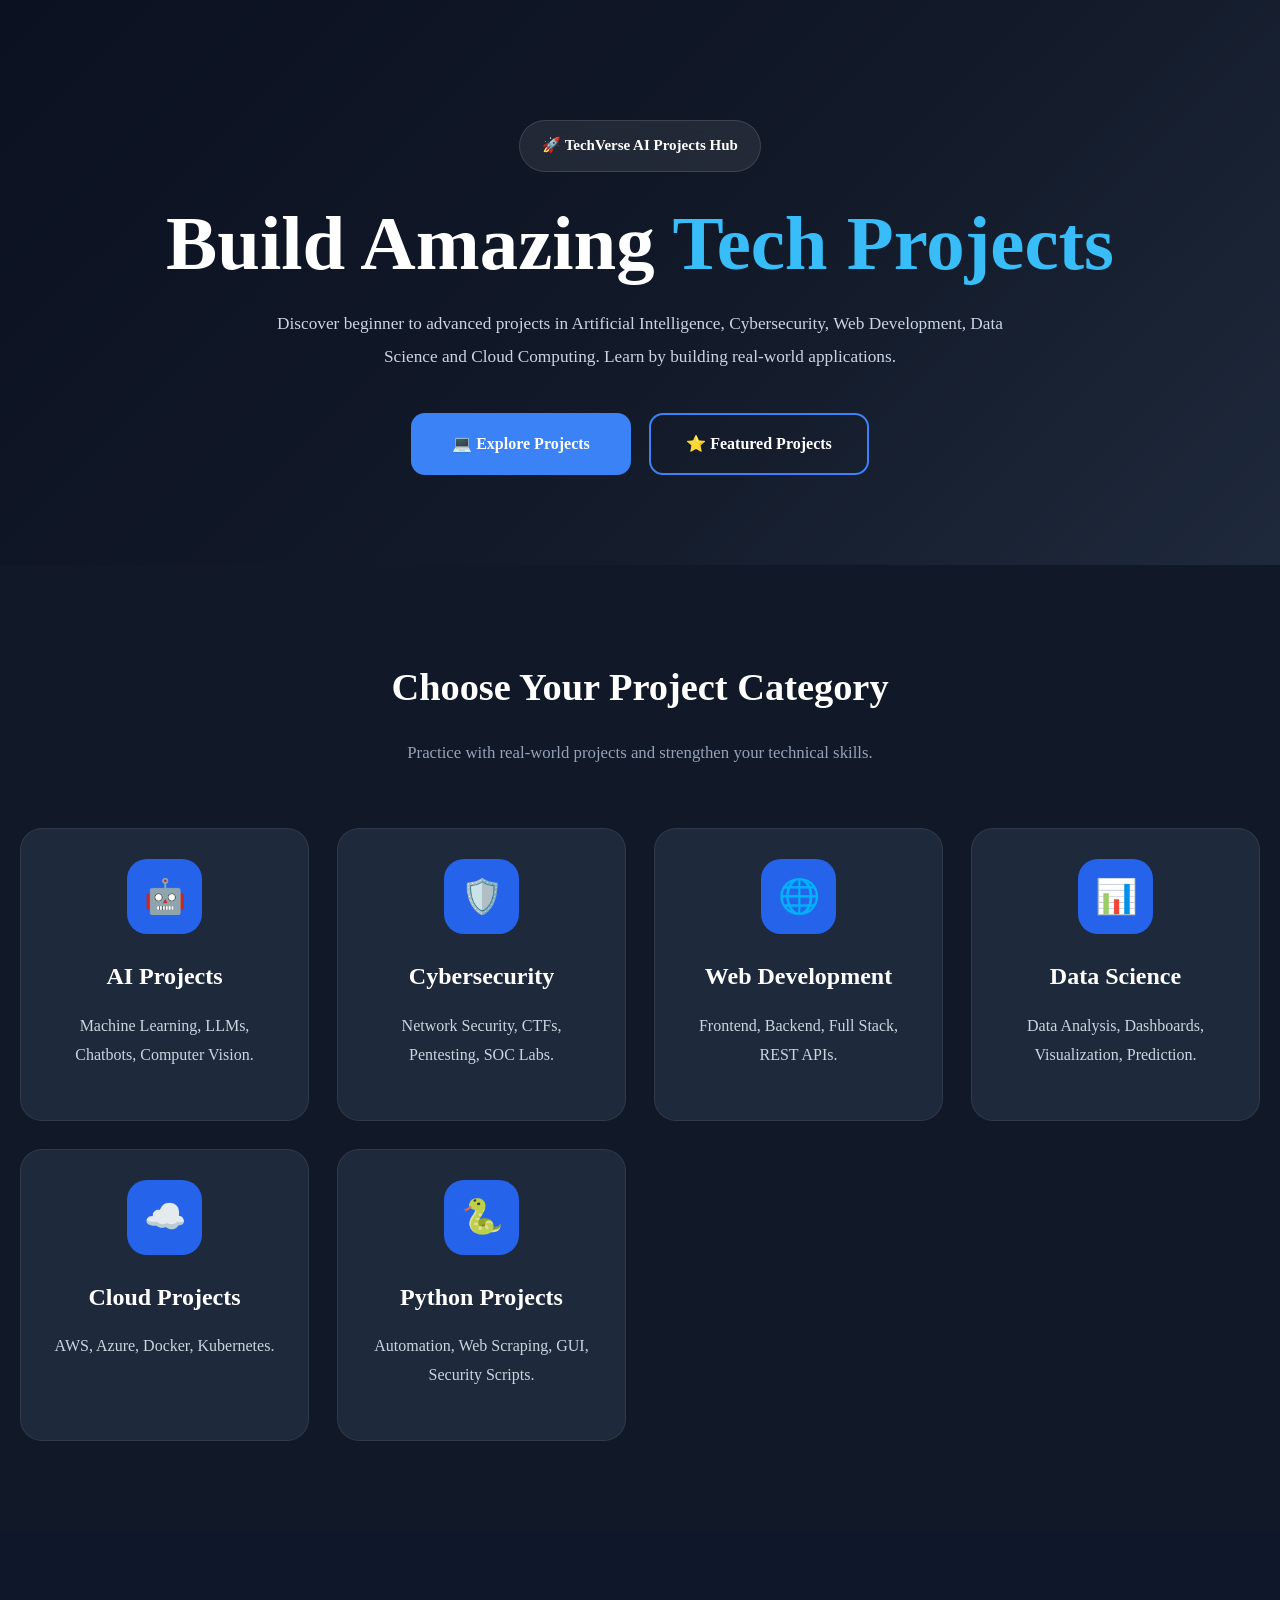
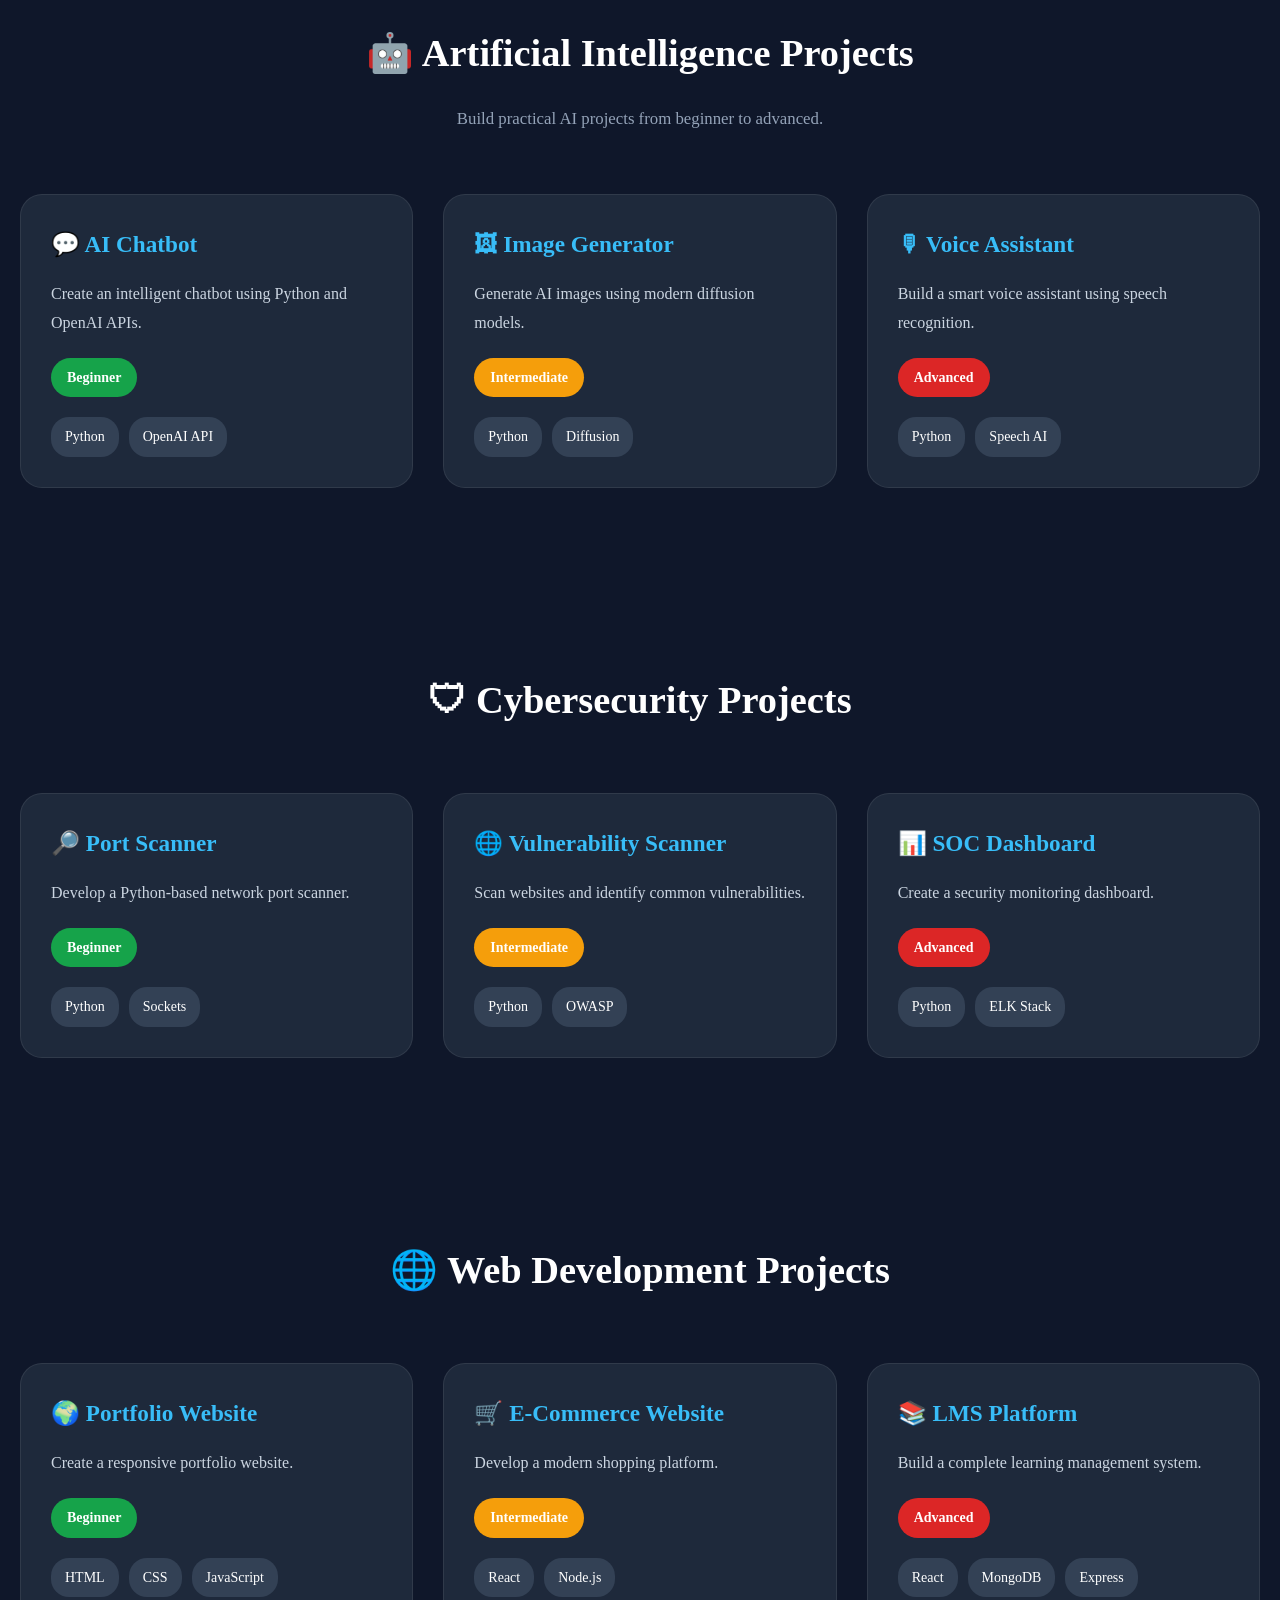
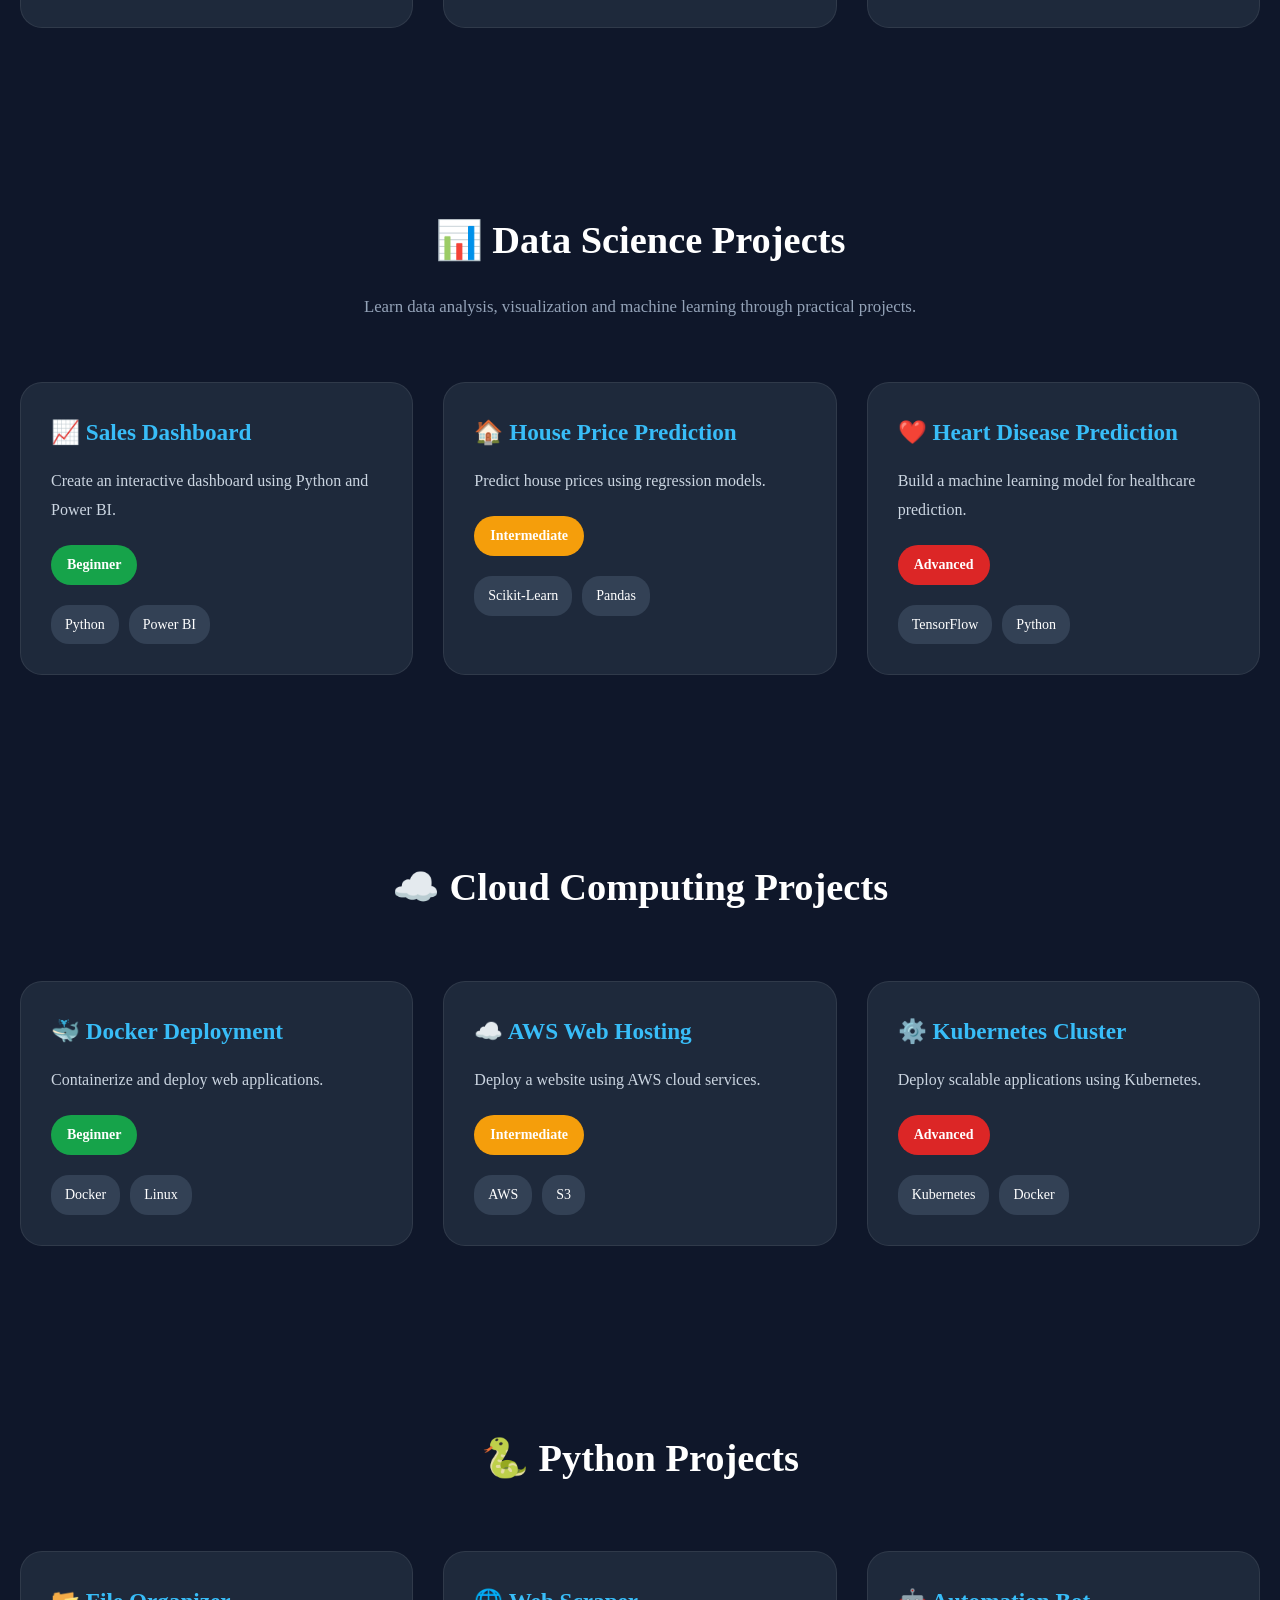
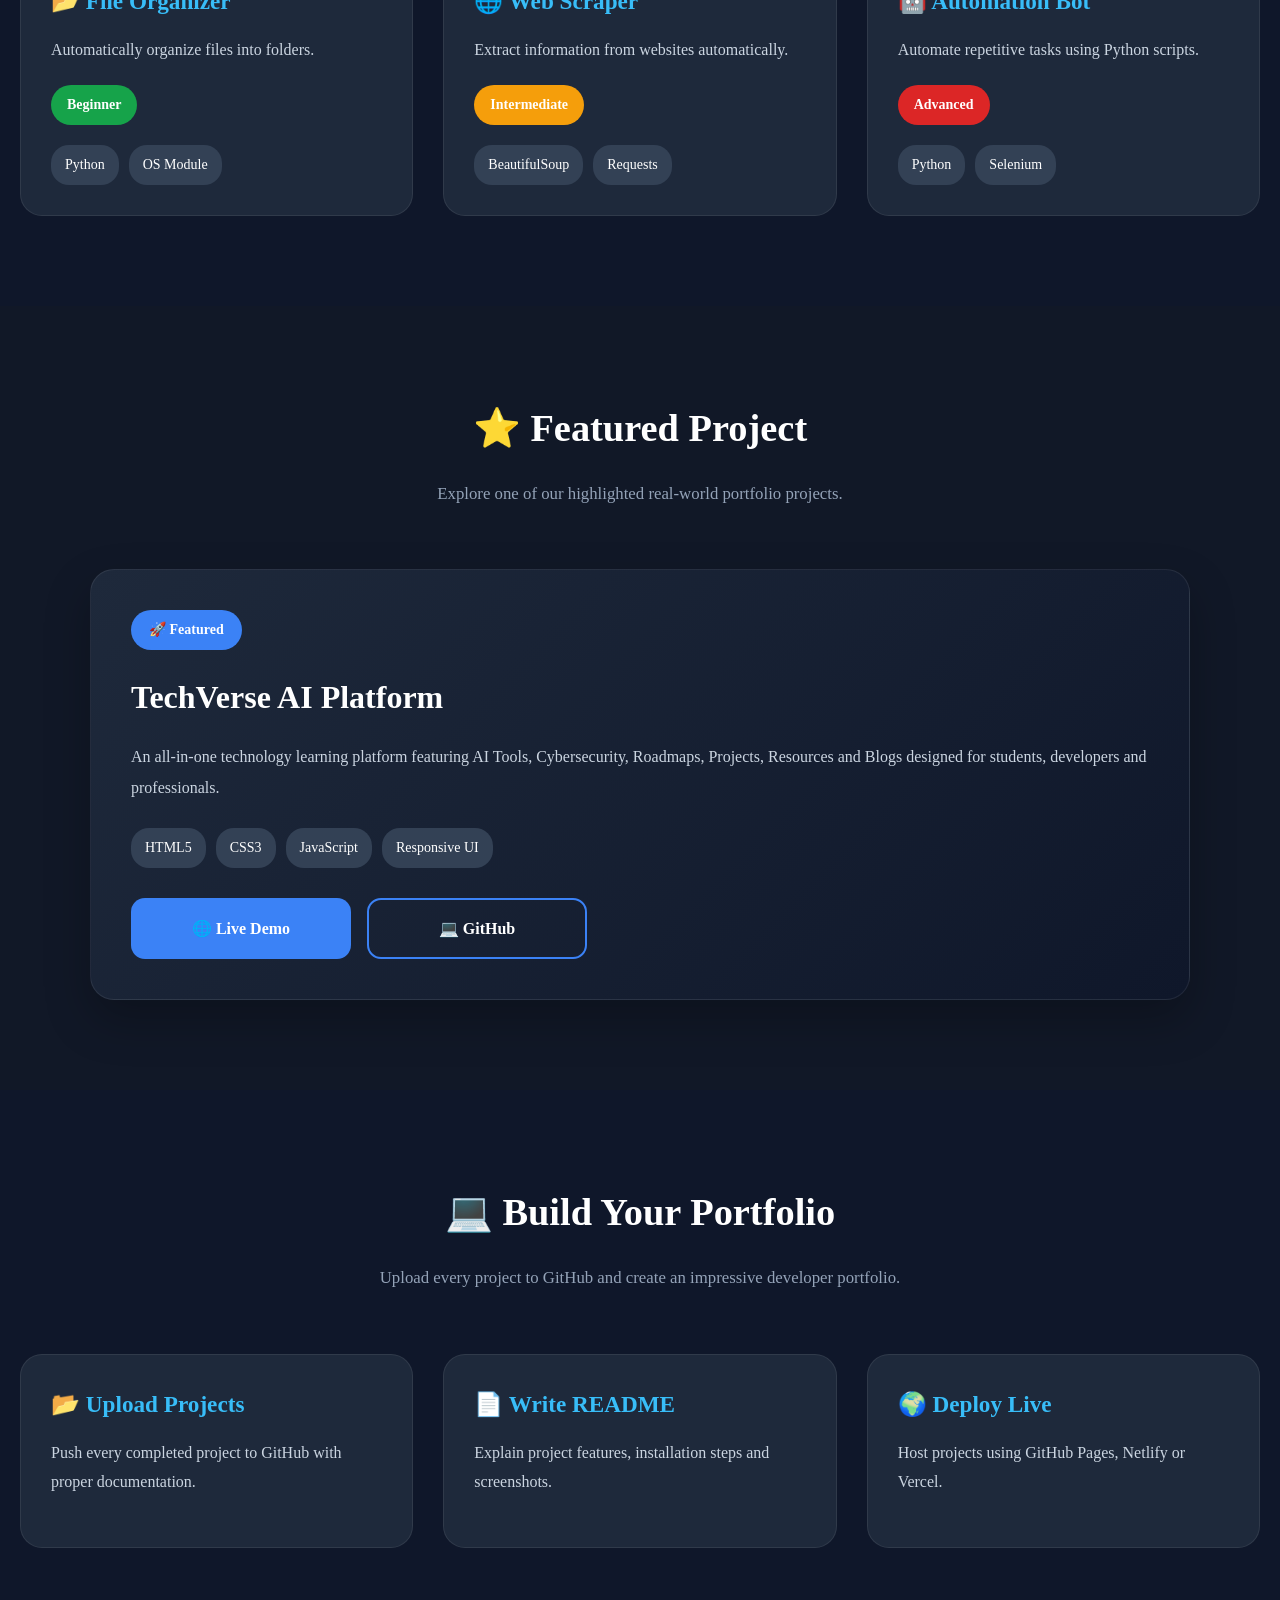
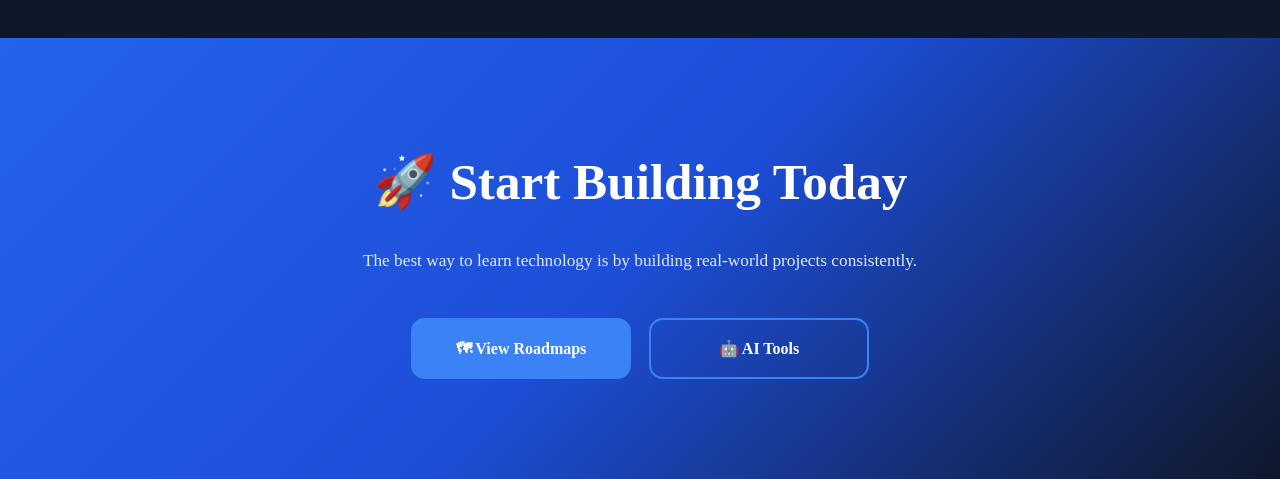
<file: pages/projects.html>
<!DOCTYPE html>
<html lang="en">

<head>

    <meta charset="UTF-8">
    <meta name="viewport" content="width=device-width, initial-scale=1.0">

    <title>Projects | TechVerse AI</title>

    <meta name="description"
        content="Explore AI, Cybersecurity, Web Development, Data Science and Cloud Computing projects on TechVerse AI.">

    <link rel="stylesheet" href="../css/style.css">
    <link rel="stylesheet" href="../css/projects.css">

</head>

<body>

<!-- ==========================================
     Hero Section
========================================== -->

<section class="projects-hero">

    <div class="projects-container">

        <span class="hero-badge">
            🚀 TechVerse AI Projects Hub
        </span>

        <h1>

            Build Amazing

            <span>Tech Projects</span>

        </h1>

        <p>

            Discover beginner to advanced projects in Artificial Intelligence,
            Cybersecurity, Web Development, Data Science and Cloud Computing.
            Learn by building real-world applications.

        </p>

        <div class="hero-buttons">

            <a href="#project-categories" class="btn-primary">

                💻 Explore Projects

            </a>

            <a href="#featured-projects" class="btn-secondary">

                ⭐ Featured Projects

            </a>

        </div>

    </div>

</section>

<!-- ==========================================
     Project Categories
========================================== -->

<section
class="project-categories"
id="project-categories">

<div class="section-title">

<h2>

Choose Your Project Category

</h2>

<p>

Practice with real-world projects and
strengthen your technical skills.

</p>

</div>

<div class="category-grid">

<div class="category-card">

<div class="category-icon">
🤖
</div>

<h3>AI Projects</h3>

<p>

Machine Learning,
LLMs,
Chatbots,
Computer Vision.

</p>

</div>

<div class="category-card">

<div class="category-icon">
🛡️
</div>

<h3>Cybersecurity</h3>

<p>

Network Security,
CTFs,
Pentesting,
SOC Labs.

</p>

</div>

<div class="category-card">

<div class="category-icon">
🌐
</div>

<h3>Web Development</h3>

<p>

Frontend,
Backend,
Full Stack,
REST APIs.

</p>

</div>

<div class="category-card">

<div class="category-icon">
📊
</div>

<h3>Data Science</h3>

<p>

Data Analysis,
Dashboards,
Visualization,
Prediction.

</p>

</div>

<div class="category-card">

<div class="category-icon">
☁️
</div>

<h3>Cloud Projects</h3>

<p>

AWS,
Azure,
Docker,
Kubernetes.

</p>

</div>

<div class="category-card">

<div class="category-icon">
🐍
</div>

<h3>Python Projects</h3>

<p>

Automation,
Web Scraping,
GUI,
Security Scripts.

</p>

</div>

</div>

</section>

<!-- ==========================================
     AI Projects
========================================== -->

<section class="projects-section">

    <div class="section-title">

        <h2>🤖 Artificial Intelligence Projects</h2>

        <p>
            Build practical AI projects from beginner to advanced.
        </p>

    </div>

    <div class="projects-grid">

        <div class="project-card">

            <h3>💬 AI Chatbot</h3>

            <p>Create an intelligent chatbot using Python and OpenAI APIs.</p>

            <span class="difficulty beginner">Beginner</span>

            <div class="tech-stack">
                <span>Python</span>
                <span>OpenAI API</span>
            </div>

        </div>

        <div class="project-card">

            <h3>🖼 Image Generator</h3>

            <p>Generate AI images using modern diffusion models.</p>

            <span class="difficulty intermediate">Intermediate</span>

            <div class="tech-stack">
                <span>Python</span>
                <span>Diffusion</span>
            </div>

        </div>

        <div class="project-card">

            <h3>🎙 Voice Assistant</h3>

            <p>Build a smart voice assistant using speech recognition.</p>

            <span class="difficulty advanced">Advanced</span>

            <div class="tech-stack">
                <span>Python</span>
                <span>Speech AI</span>
            </div>

        </div>

    </div>

</section>

<!-- ==========================================
     Cybersecurity Projects
========================================== -->

<section class="projects-section">

    <div class="section-title">

        <h2>🛡 Cybersecurity Projects</h2>

    </div>

    <div class="projects-grid">

        <div class="project-card">

            <h3>🔎 Port Scanner</h3>

            <p>Develop a Python-based network port scanner.</p>

            <span class="difficulty beginner">Beginner</span>

            <div class="tech-stack">
                <span>Python</span>
                <span>Sockets</span>
            </div>

        </div>

        <div class="project-card">

            <h3>🌐 Vulnerability Scanner</h3>

            <p>Scan websites and identify common vulnerabilities.</p>

            <span class="difficulty intermediate">Intermediate</span>

            <div class="tech-stack">
                <span>Python</span>
                <span>OWASP</span>
            </div>

        </div>

        <div class="project-card">

            <h3>📊 SOC Dashboard</h3>

            <p>Create a security monitoring dashboard.</p>

            <span class="difficulty advanced">Advanced</span>

            <div class="tech-stack">
                <span>Python</span>
                <span>ELK Stack</span>
            </div>

        </div>

    </div>

</section>

<!-- ==========================================
     Web Development Projects
========================================== -->

<section class="projects-section">

    <div class="section-title">

        <h2>🌐 Web Development Projects</h2>

    </div>

    <div class="projects-grid">

        <div class="project-card">

            <h3>🌍 Portfolio Website</h3>

            <p>Create a responsive portfolio website.</p>

            <span class="difficulty beginner">Beginner</span>

            <div class="tech-stack">
                <span>HTML</span>
                <span>CSS</span>
                <span>JavaScript</span>
            </div>

        </div>

        <div class="project-card">

            <h3>🛒 E-Commerce Website</h3>

            <p>Develop a modern shopping platform.</p>

            <span class="difficulty intermediate">Intermediate</span>

            <div class="tech-stack">
                <span>React</span>
                <span>Node.js</span>
            </div>

        </div>

        <div class="project-card">

            <h3>📚 LMS Platform</h3>

            <p>Build a complete learning management system.</p>

            <span class="difficulty advanced">Advanced</span>

            <div class="tech-stack">
                <span>React</span>
                <span>MongoDB</span>
                <span>Express</span>
            </div>

        </div>

    </div>

</section>

<!-- ==========================================
     Data Science Projects
========================================== -->

<section class="projects-section">

    <div class="section-title">

        <h2>📊 Data Science Projects</h2>

        <p>
            Learn data analysis, visualization and machine learning through practical projects.
        </p>

    </div>

    <div class="projects-grid">

        <div class="project-card">

            <h3>📈 Sales Dashboard</h3>

            <p>Create an interactive dashboard using Python and Power BI.</p>

            <span class="difficulty beginner">Beginner</span>

            <div class="tech-stack">
                <span>Python</span>
                <span>Power BI</span>
            </div>

        </div>

        <div class="project-card">

            <h3>🏠 House Price Prediction</h3>

            <p>Predict house prices using regression models.</p>

            <span class="difficulty intermediate">Intermediate</span>

            <div class="tech-stack">
                <span>Scikit-Learn</span>
                <span>Pandas</span>
            </div>

        </div>

        <div class="project-card">

            <h3>❤️ Heart Disease Prediction</h3>

            <p>Build a machine learning model for healthcare prediction.</p>

            <span class="difficulty advanced">Advanced</span>

            <div class="tech-stack">
                <span>TensorFlow</span>
                <span>Python</span>
            </div>

        </div>

    </div>

</section>

<!-- ==========================================
     Cloud Computing Projects
========================================== -->

<section class="projects-section">

    <div class="section-title">

        <h2>☁️ Cloud Computing Projects</h2>

    </div>

    <div class="projects-grid">

        <div class="project-card">

            <h3>🐳 Docker Deployment</h3>

            <p>Containerize and deploy web applications.</p>

            <span class="difficulty beginner">Beginner</span>

            <div class="tech-stack">
                <span>Docker</span>
                <span>Linux</span>
            </div>

        </div>

        <div class="project-card">

            <h3>☁️ AWS Web Hosting</h3>

            <p>Deploy a website using AWS cloud services.</p>

            <span class="difficulty intermediate">Intermediate</span>

            <div class="tech-stack">
                <span>AWS</span>
                <span>S3</span>
            </div>

        </div>

        <div class="project-card">

            <h3>⚙️ Kubernetes Cluster</h3>

            <p>Deploy scalable applications using Kubernetes.</p>

            <span class="difficulty advanced">Advanced</span>

            <div class="tech-stack">
                <span>Kubernetes</span>
                <span>Docker</span>
            </div>

        </div>

    </div>

</section>

<!-- ==========================================
     Python Projects
========================================== -->

<section class="projects-section">

    <div class="section-title">

        <h2>🐍 Python Projects</h2>

    </div>

    <div class="projects-grid">

        <div class="project-card">

            <h3>📂 File Organizer</h3>

            <p>Automatically organize files into folders.</p>

            <span class="difficulty beginner">Beginner</span>

            <div class="tech-stack">
                <span>Python</span>
                <span>OS Module</span>
            </div>

        </div>

        <div class="project-card">

            <h3>🌐 Web Scraper</h3>

            <p>Extract information from websites automatically.</p>

            <span class="difficulty intermediate">Intermediate</span>

            <div class="tech-stack">
                <span>BeautifulSoup</span>
                <span>Requests</span>
            </div>

        </div>

        <div class="project-card">

            <h3>🤖 Automation Bot</h3>

            <p>Automate repetitive tasks using Python scripts.</p>

            <span class="difficulty advanced">Advanced</span>

            <div class="tech-stack">
                <span>Python</span>
                <span>Selenium</span>
            </div>

        </div>

    </div>

</section>

<!-- ==========================================
     Featured Project
========================================== -->

<section class="featured-projects" id="featured-projects">

    <div class="section-title">

        <h2>⭐ Featured Project</h2>

        <p>
            Explore one of our highlighted real-world portfolio projects.
        </p>

    </div>

    <div class="featured-card">

        <div class="featured-content">

            <span class="featured-badge">
                🚀 Featured
            </span>

            <h3>TechVerse AI Platform</h3>

            <p>

                An all-in-one technology learning platform featuring
                AI Tools, Cybersecurity, Roadmaps, Projects,
                Resources and Blogs designed for students,
                developers and professionals.

            </p>

            <div class="tech-stack">

                <span>HTML5</span>
                <span>CSS3</span>
                <span>JavaScript</span>
                <span>Responsive UI</span>

            </div>

            <div class="project-buttons">

                <a href="#" class="btn-primary">
                    🌐 Live Demo
                </a>

                <a href="#" class="btn-secondary">
                    💻 GitHub
                </a>

            </div>

        </div>

    </div>

</section>

<!-- ==========================================
     GitHub Portfolio
========================================== -->

<section class="github-section">

    <div class="section-title">

        <h2>💻 Build Your Portfolio</h2>

        <p>

            Upload every project to GitHub and create
            an impressive developer portfolio.

        </p>

    </div>

    <div class="projects-grid">

        <div class="project-card">

            <h3>📂 Upload Projects</h3>

            <p>
                Push every completed project to GitHub with proper documentation.
            </p>

        </div>

        <div class="project-card">

            <h3>📄 Write README</h3>

            <p>
                Explain project features, installation steps and screenshots.
            </p>

        </div>

        <div class="project-card">

            <h3>🌍 Deploy Live</h3>

            <p>
                Host projects using GitHub Pages, Netlify or Vercel.
            </p>

        </div>

    </div>

</section>

<!-- ==========================================
     Final CTA
========================================== -->

<section class="projects-cta">

    <div class="cta-content">

        <h2>

            🚀 Start Building Today

        </h2>

        <p>

            The best way to learn technology is by building
            real-world projects consistently.

        </p>

        <div class="hero-buttons">

            <a href="roadmaps.html"
               class="btn-primary">

                🗺 View Roadmaps

            </a>

            <a href="ai-tools.html"
               class="btn-secondary">

                🤖 AI Tools

            </a>

        </div>

    </div>

</section>


<script src="../js/projects.js"></script>

</body>

</html>
</file>
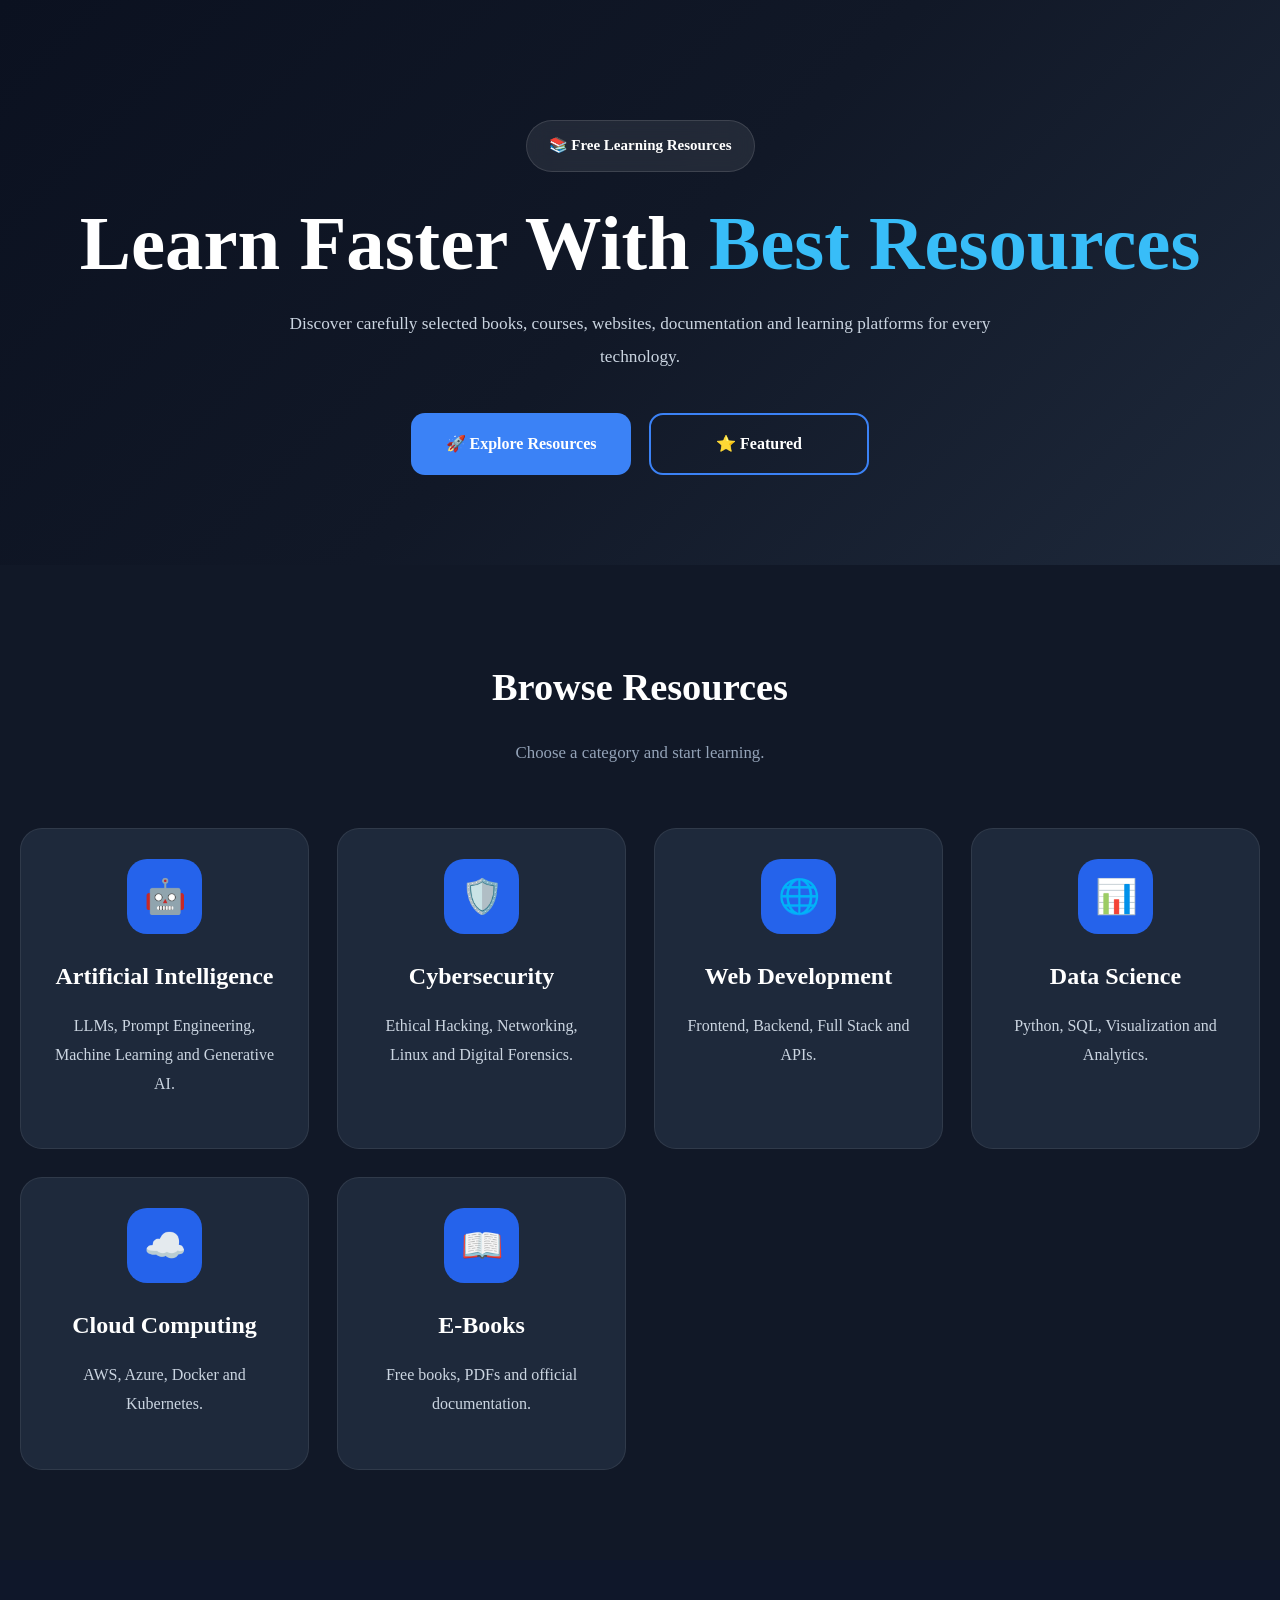
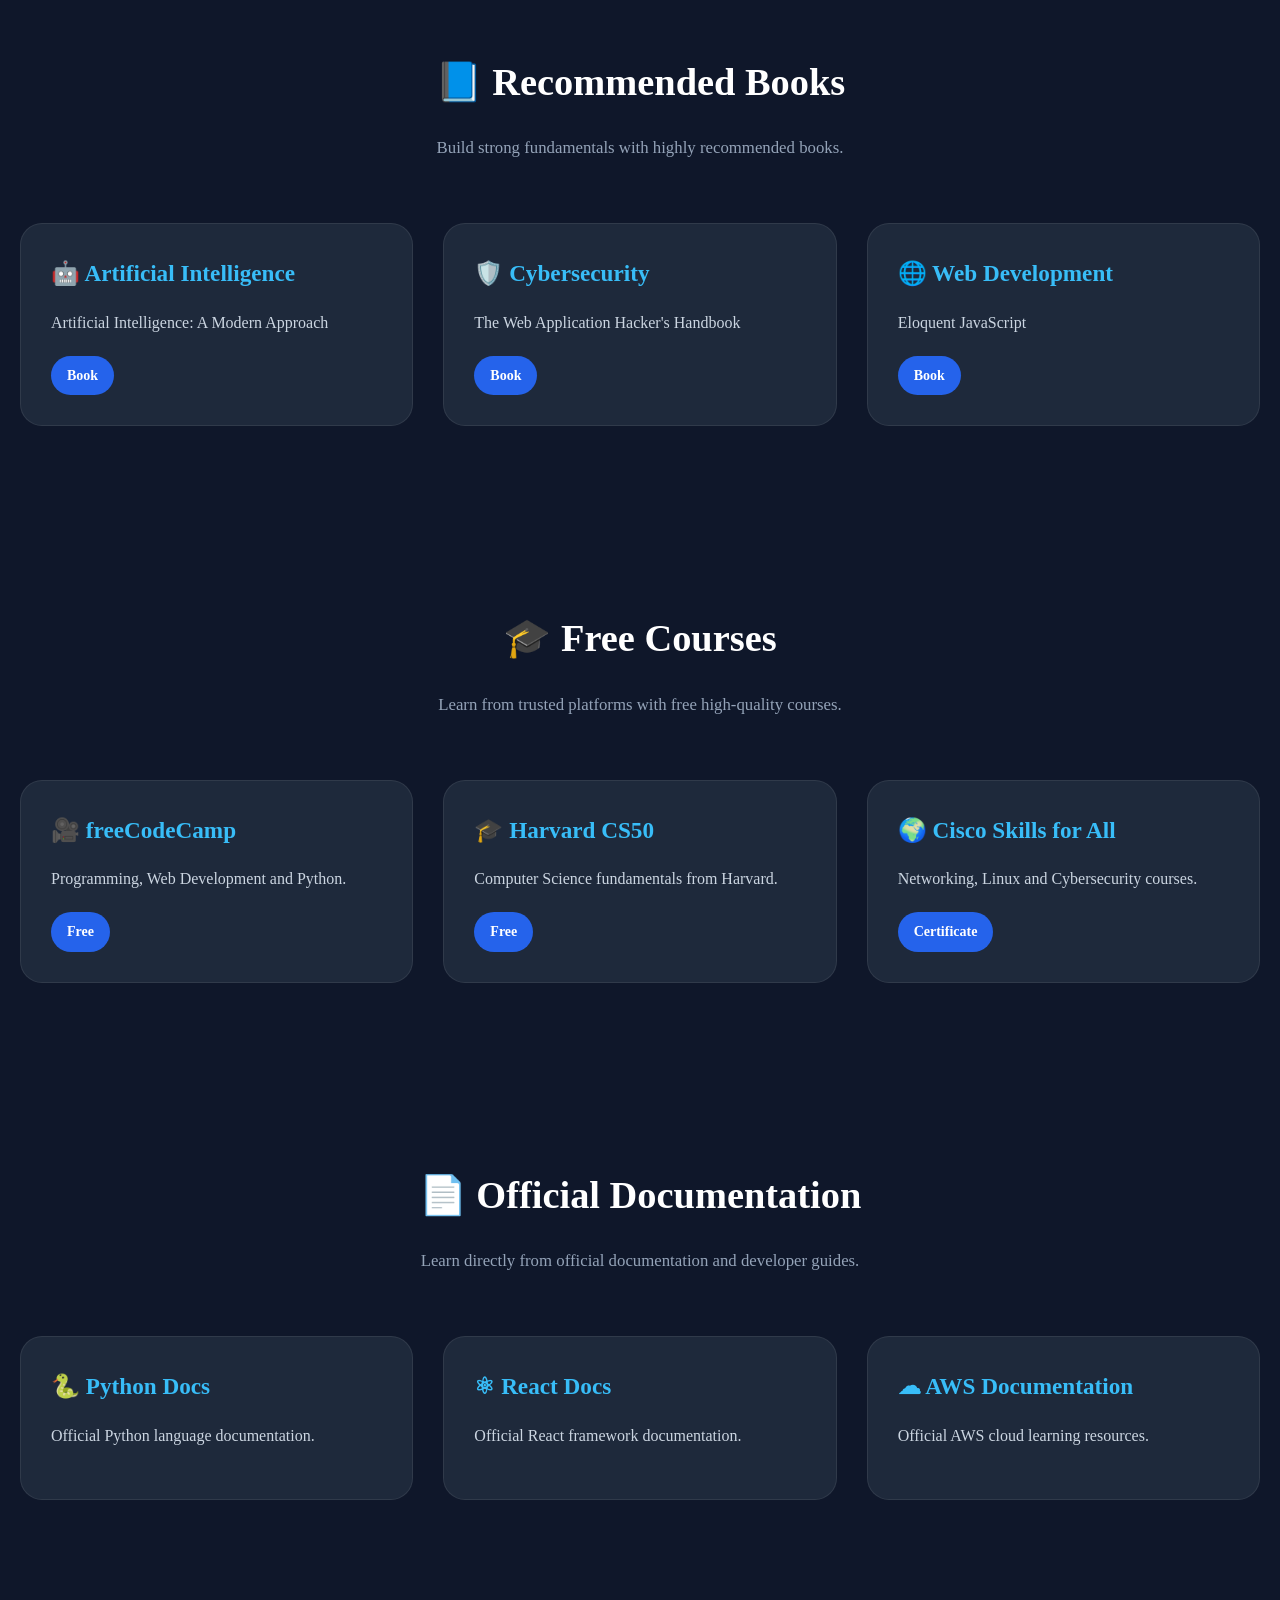
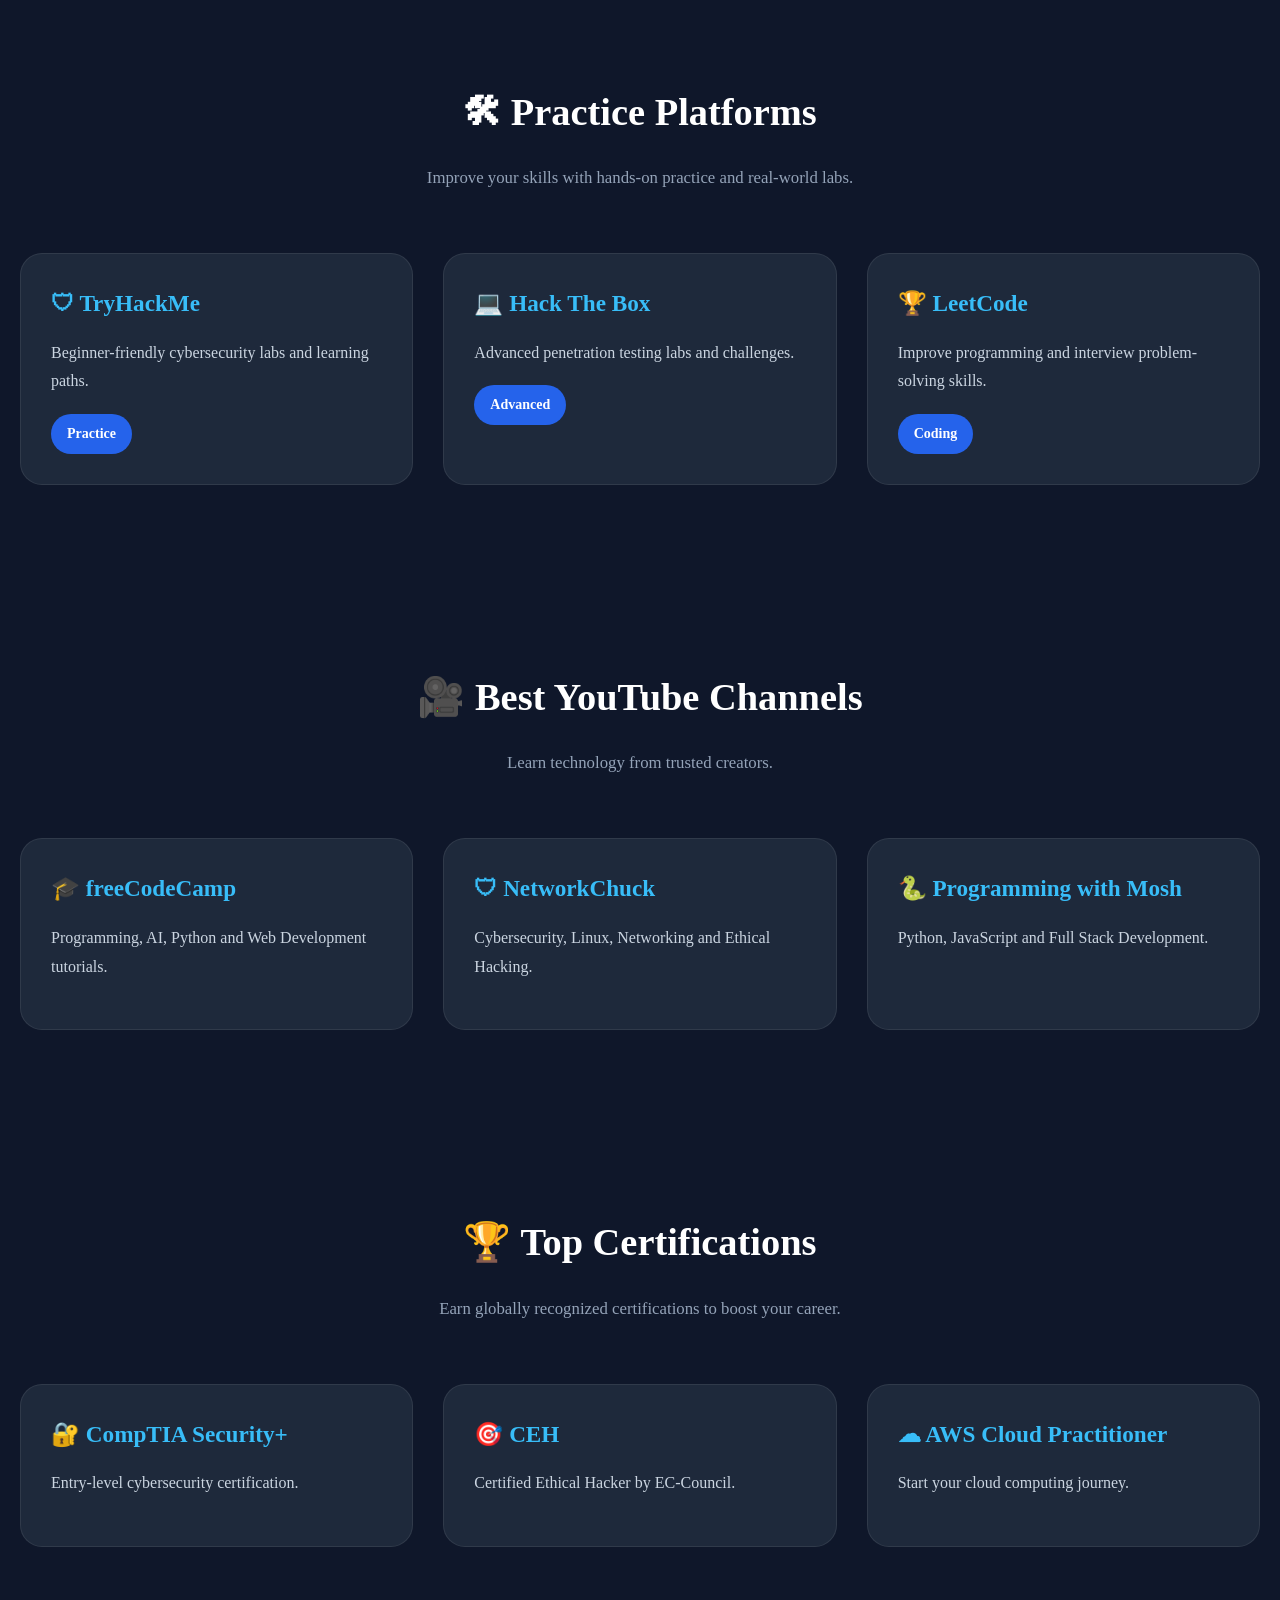
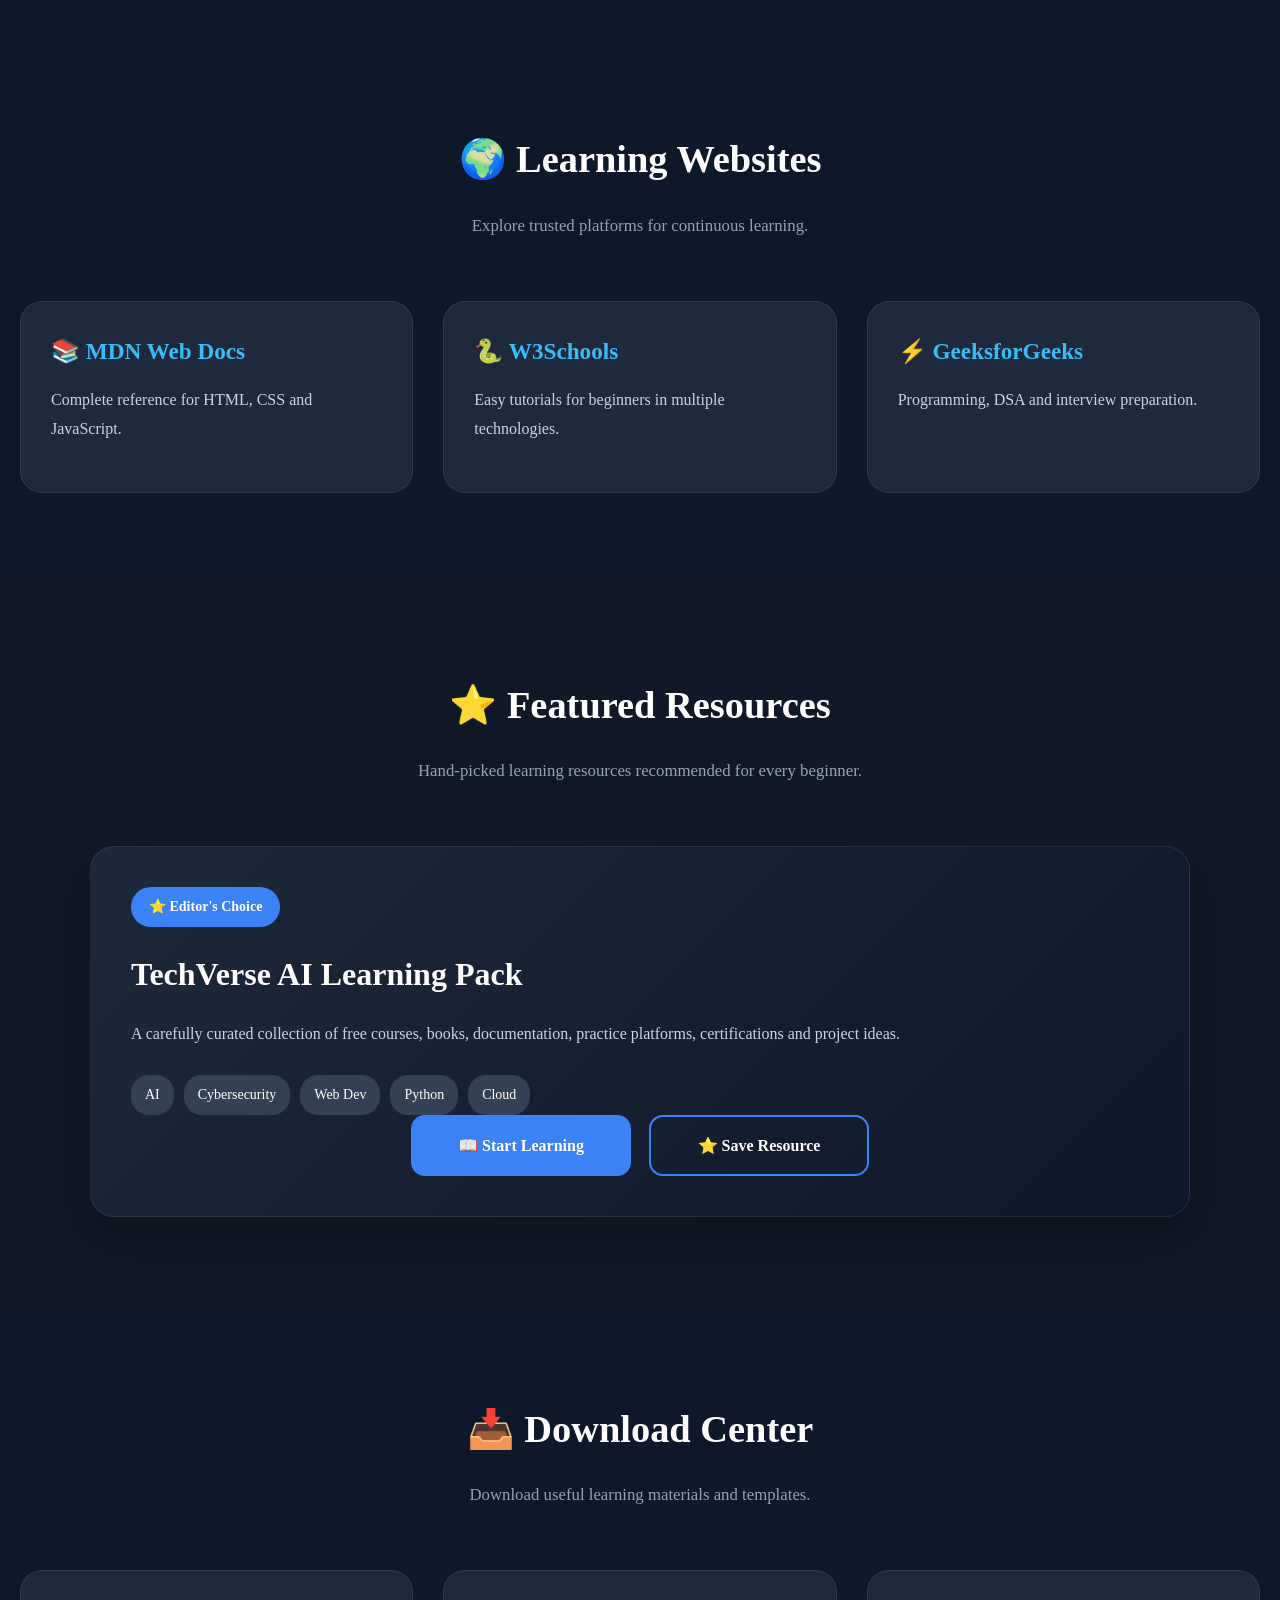
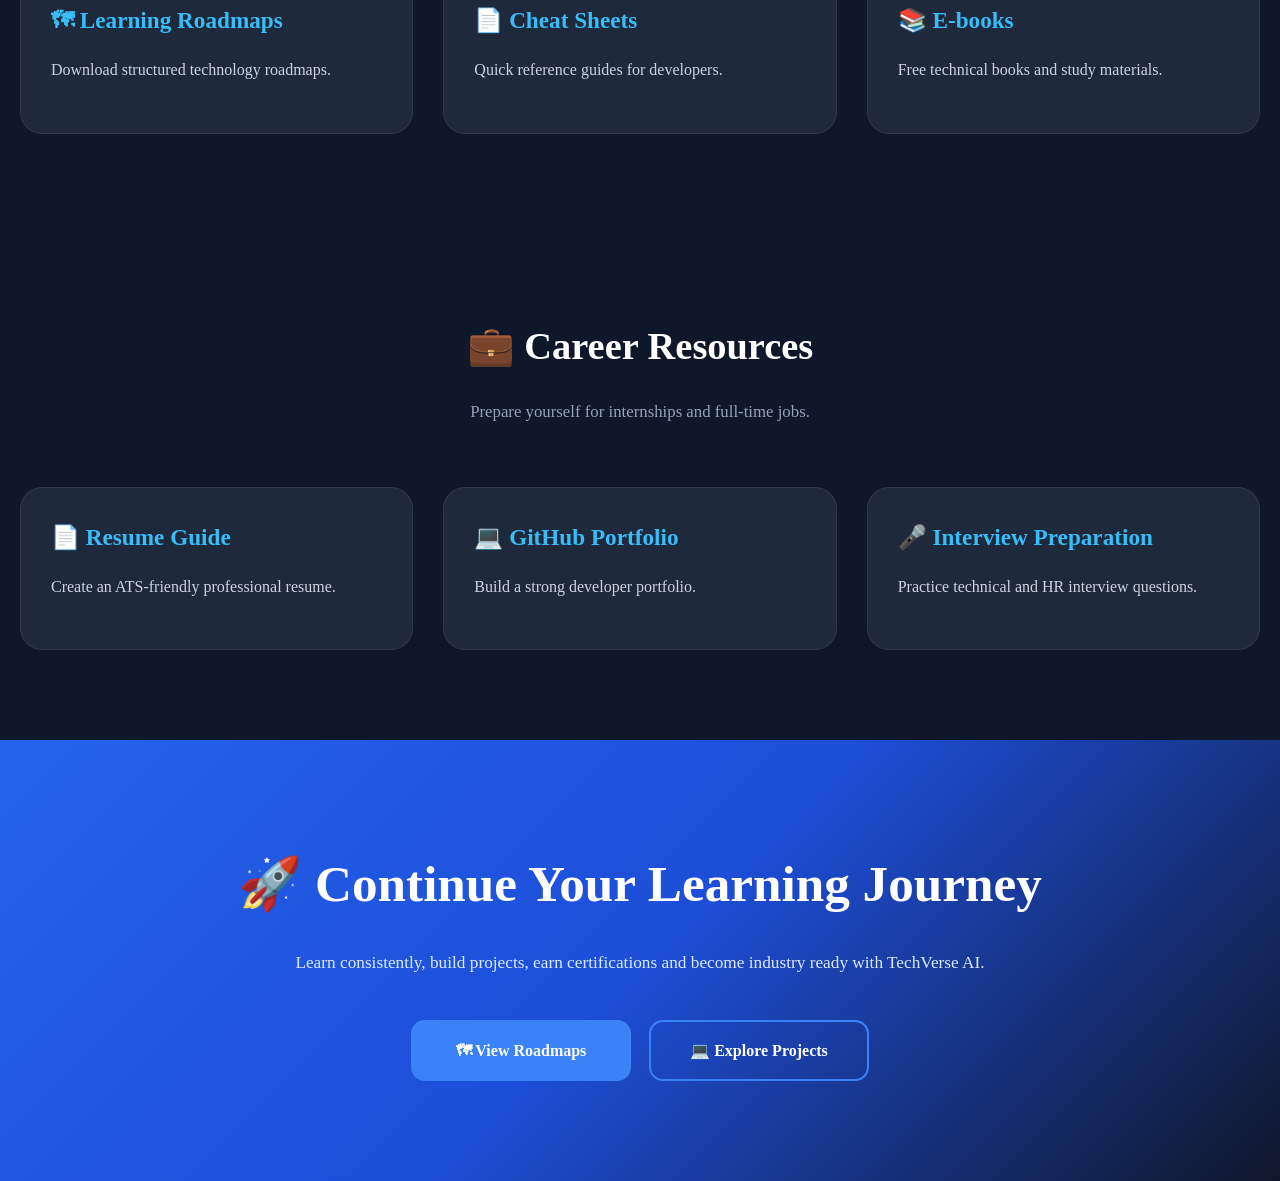
<file: pages/resources.html>
<!DOCTYPE html>
<html lang="en">

<head>

    <meta charset="UTF-8">
    <meta name="viewport" content="width=device-width, initial-scale=1.0">

    <title>Resources | TechVerse AI</title>

    <meta name="description"
        content="Free learning resources for AI, Cybersecurity, Programming, Web Development, Cloud and Data Science.">

    <link rel="stylesheet" href="../css/style.css">
    <link rel="stylesheet" href="../css/resources.css">

</head>

<body>

<!-- ==========================================
     Hero Section
========================================== -->

<section class="resources-hero">

    <div class="resources-container">

        <span class="hero-badge">

            📚 Free Learning Resources

        </span>

        <h1>

            Learn Faster With

            <span>Best Resources</span>

        </h1>

        <p>

            Discover carefully selected books, courses,
            websites, documentation and learning platforms
            for every technology.

        </p>

        <div class="hero-buttons">

            <a href="#resource-categories"
               class="btn-primary">

                🚀 Explore Resources

            </a>

            <a href="#featured-resources"
               class="btn-secondary">

                ⭐ Featured

            </a>

        </div>

    </div>

</section>

<!-- ==========================================
     Resource Categories
========================================== -->

<section
class="resource-categories"
id="resource-categories">

<div class="section-title">

<h2>

Browse Resources

</h2>

<p>

Choose a category and start learning.

</p>

</div>

<div class="category-grid">

<div class="category-card">

<div class="category-icon">🤖</div>

<h3>Artificial Intelligence</h3>

<p>LLMs, Prompt Engineering, Machine Learning and Generative AI.</p>

</div>

<div class="category-card">

<div class="category-icon">🛡️</div>

<h3>Cybersecurity</h3>

<p>Ethical Hacking, Networking, Linux and Digital Forensics.</p>

</div>

<div class="category-card">

<div class="category-icon">🌐</div>

<h3>Web Development</h3>

<p>Frontend, Backend, Full Stack and APIs.</p>

</div>

<div class="category-card">

<div class="category-icon">📊</div>

<h3>Data Science</h3>

<p>Python, SQL, Visualization and Analytics.</p>

</div>

<div class="category-card">

<div class="category-icon">☁️</div>

<h3>Cloud Computing</h3>

<p>AWS, Azure, Docker and Kubernetes.</p>

</div>

<div class="category-card">

<div class="category-icon">📖</div>

<h3>E-Books</h3>

<p>Free books, PDFs and official documentation.</p>

</div>

</div>

</section>

<!-- ==========================================
     Best Books
========================================== -->

<section class="resources-section">

    <div class="section-title">

        <h2>📘 Recommended Books</h2>

        <p>
            Build strong fundamentals with highly recommended books.
        </p>

    </div>

    <div class="resources-grid">

        <div class="resource-card">

            <h3>🤖 Artificial Intelligence</h3>

            <p>Artificial Intelligence: A Modern Approach</p>

            <span class="resource-tag">Book</span>

        </div>

        <div class="resource-card">

            <h3>🛡️ Cybersecurity</h3>

            <p>The Web Application Hacker's Handbook</p>

            <span class="resource-tag">Book</span>

        </div>

        <div class="resource-card">

            <h3>🌐 Web Development</h3>

            <p>Eloquent JavaScript</p>

            <span class="resource-tag">Book</span>

        </div>

    </div>

</section>

<!-- ==========================================
     Free Courses
========================================== -->

<section class="resources-section">

    <div class="section-title">

        <h2>🎓 Free Courses</h2>

        <p>
            Learn from trusted platforms with free high-quality courses.
        </p>

    </div>

    <div class="resources-grid">

        <div class="resource-card">

            <h3>🎥 freeCodeCamp</h3>

            <p>Programming, Web Development and Python.</p>

            <span class="resource-tag">Free</span>

        </div>

        <div class="resource-card">

            <h3>🎓 Harvard CS50</h3>

            <p>Computer Science fundamentals from Harvard.</p>

            <span class="resource-tag">Free</span>

        </div>

        <div class="resource-card">

            <h3>🌍 Cisco Skills for All</h3>

            <p>Networking, Linux and Cybersecurity courses.</p>

            <span class="resource-tag">Certificate</span>

        </div>

    </div>

</section>

<!-- ==========================================
     Official Documentation
========================================== -->

<section class="resources-section">

    <div class="section-title">

        <h2>📄 Official Documentation</h2>

        <p>
            Learn directly from official documentation and developer guides.
        </p>

    </div>

    <div class="resources-grid">

        <div class="resource-card">

            <h3>🐍 Python Docs</h3>

            <p>Official Python language documentation.</p>

        </div>

        <div class="resource-card">

            <h3>⚛ React Docs</h3>

            <p>Official React framework documentation.</p>

        </div>

        <div class="resource-card">

            <h3>☁ AWS Documentation</h3>

            <p>Official AWS cloud learning resources.</p>

        </div>

    </div>

</section>

<!-- ==========================================
     Practice Platforms
========================================== -->

<section class="resources-section">

    <div class="section-title">

        <h2>🛠 Practice Platforms</h2>

        <p>
            Improve your skills with hands-on practice and real-world labs.
        </p>

    </div>

    <div class="resources-grid">

        <div class="resource-card">

            <h3>🛡 TryHackMe</h3>

            <p>Beginner-friendly cybersecurity labs and learning paths.</p>

            <span class="resource-tag">Practice</span>

        </div>

        <div class="resource-card">

            <h3>💻 Hack The Box</h3>

            <p>Advanced penetration testing labs and challenges.</p>

            <span class="resource-tag">Advanced</span>

        </div>

        <div class="resource-card">

            <h3>🏆 LeetCode</h3>

            <p>Improve programming and interview problem-solving skills.</p>

            <span class="resource-tag">Coding</span>

        </div>

    </div>

</section>

<!-- ==========================================
     YouTube Channels
========================================== -->

<section class="resources-section">

    <div class="section-title">

        <h2>🎥 Best YouTube Channels</h2>

        <p>
            Learn technology from trusted creators.
        </p>

    </div>

    <div class="resources-grid">

        <div class="resource-card">

            <h3>🎓 freeCodeCamp</h3>

            <p>Programming, AI, Python and Web Development tutorials.</p>

        </div>

        <div class="resource-card">

            <h3>🛡 NetworkChuck</h3>

            <p>Cybersecurity, Linux, Networking and Ethical Hacking.</p>

        </div>

        <div class="resource-card">

            <h3>🐍 Programming with Mosh</h3>

            <p>Python, JavaScript and Full Stack Development.</p>

        </div>

    </div>

</section>

<!-- ==========================================
     Certifications
========================================== -->

<section class="resources-section">

    <div class="section-title">

        <h2>🏆 Top Certifications</h2>

        <p>
            Earn globally recognized certifications to boost your career.
        </p>

    </div>

    <div class="resources-grid">

        <div class="resource-card">

            <h3>🔐 CompTIA Security+</h3>

            <p>Entry-level cybersecurity certification.</p>

        </div>

        <div class="resource-card">

            <h3>🎯 CEH</h3>

            <p>Certified Ethical Hacker by EC-Council.</p>

        </div>

        <div class="resource-card">

            <h3>☁ AWS Cloud Practitioner</h3>

            <p>Start your cloud computing journey.</p>

        </div>

    </div>

</section>

<!-- ==========================================
     Learning Websites
========================================== -->

<section class="resources-section">

    <div class="section-title">

        <h2>🌍 Learning Websites</h2>

        <p>
            Explore trusted platforms for continuous learning.
        </p>

    </div>

    <div class="resources-grid">

        <div class="resource-card">

            <h3>📚 MDN Web Docs</h3>

            <p>Complete reference for HTML, CSS and JavaScript.</p>

        </div>

        <div class="resource-card">

            <h3>🐍 W3Schools</h3>

            <p>Easy tutorials for beginners in multiple technologies.</p>

        </div>

        <div class="resource-card">

            <h3>⚡ GeeksforGeeks</h3>

            <p>Programming, DSA and interview preparation.</p>

        </div>

    </div>

</section>

<!-- ==========================================
     Featured Resources
========================================== -->

<section class="featured-resources" id="featured-resources">

    <div class="section-title">

        <h2>⭐ Featured Resources</h2>

        <p>
            Hand-picked learning resources recommended for every beginner.
        </p>

    </div>

    <div class="featured-card">

        <div class="featured-content">

            <span class="featured-badge">
                ⭐ Editor's Choice
            </span>

            <h3>TechVerse AI Learning Pack</h3>

            <p>

                A carefully curated collection of free courses,
                books, documentation, practice platforms,
                certifications and project ideas.

            </p>

            <div class="resource-tags">

                <span>AI</span>
                <span>Cybersecurity</span>
                <span>Web Dev</span>
                <span>Python</span>
                <span>Cloud</span>

            </div>

            <div class="hero-buttons">

                <a href="#" class="btn-primary">

                    📖 Start Learning

                </a>

                <a href="#" class="btn-secondary">

                    ⭐ Save Resource

                </a>

            </div>

        </div>

    </div>

</section>

<!-- ==========================================
     Download Center
========================================== -->

<section class="resources-section">

    <div class="section-title">

        <h2>📥 Download Center</h2>

        <p>

            Download useful learning materials and templates.

        </p>

    </div>

    <div class="resources-grid">

        <div class="resource-card">

            <h3>🗺 Learning Roadmaps</h3>

            <p>Download structured technology roadmaps.</p>

        </div>

        <div class="resource-card">

            <h3>📄 Cheat Sheets</h3>

            <p>Quick reference guides for developers.</p>

        </div>

        <div class="resource-card">

            <h3>📚 E-books</h3>

            <p>Free technical books and study materials.</p>

        </div>

    </div>

</section>

<!-- ==========================================
     Career Resources
========================================== -->

<section class="resources-section">

    <div class="section-title">

        <h2>💼 Career Resources</h2>

        <p>

            Prepare yourself for internships and full-time jobs.

        </p>

    </div>

    <div class="resources-grid">

        <div class="resource-card">

            <h3>📄 Resume Guide</h3>

            <p>Create an ATS-friendly professional resume.</p>

        </div>

        <div class="resource-card">

            <h3>💻 GitHub Portfolio</h3>

            <p>Build a strong developer portfolio.</p>

        </div>

        <div class="resource-card">

            <h3>🎤 Interview Preparation</h3>

            <p>Practice technical and HR interview questions.</p>

        </div>

    </div>

</section>

<!-- ==========================================
     Final CTA
========================================== -->

<section class="resources-cta">

    <div class="cta-content">

        <h2>

            🚀 Continue Your Learning Journey

        </h2>

        <p>

            Learn consistently, build projects, earn certifications
            and become industry ready with TechVerse AI.

        </p>

        <div class="hero-buttons">

            <a href="roadmaps.html"
               class="btn-primary">

                🗺 View Roadmaps

            </a>

            <a href="projects.html"
               class="btn-secondary">

                💻 Explore Projects

            </a>

        </div>

    </div>

</section>

<script src="../js/resources.js"></script>

</body>

</html>
</file>
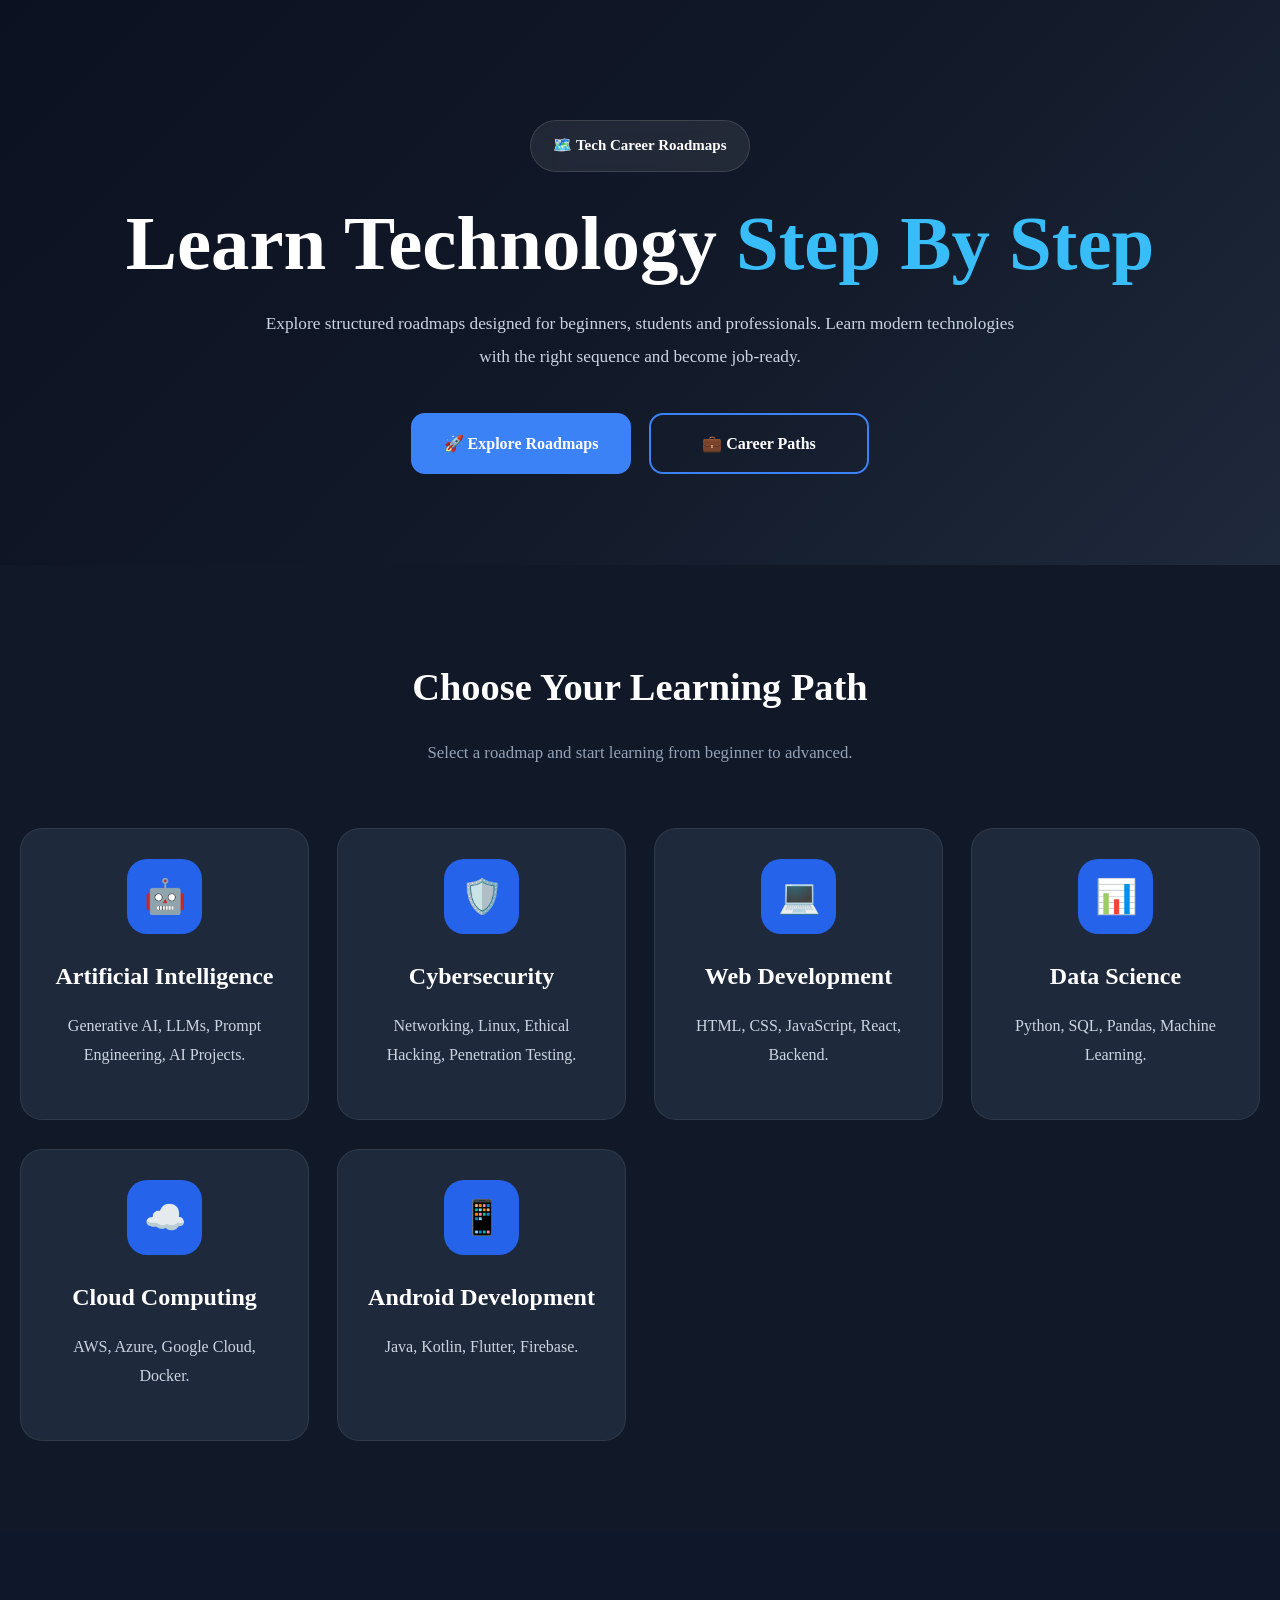
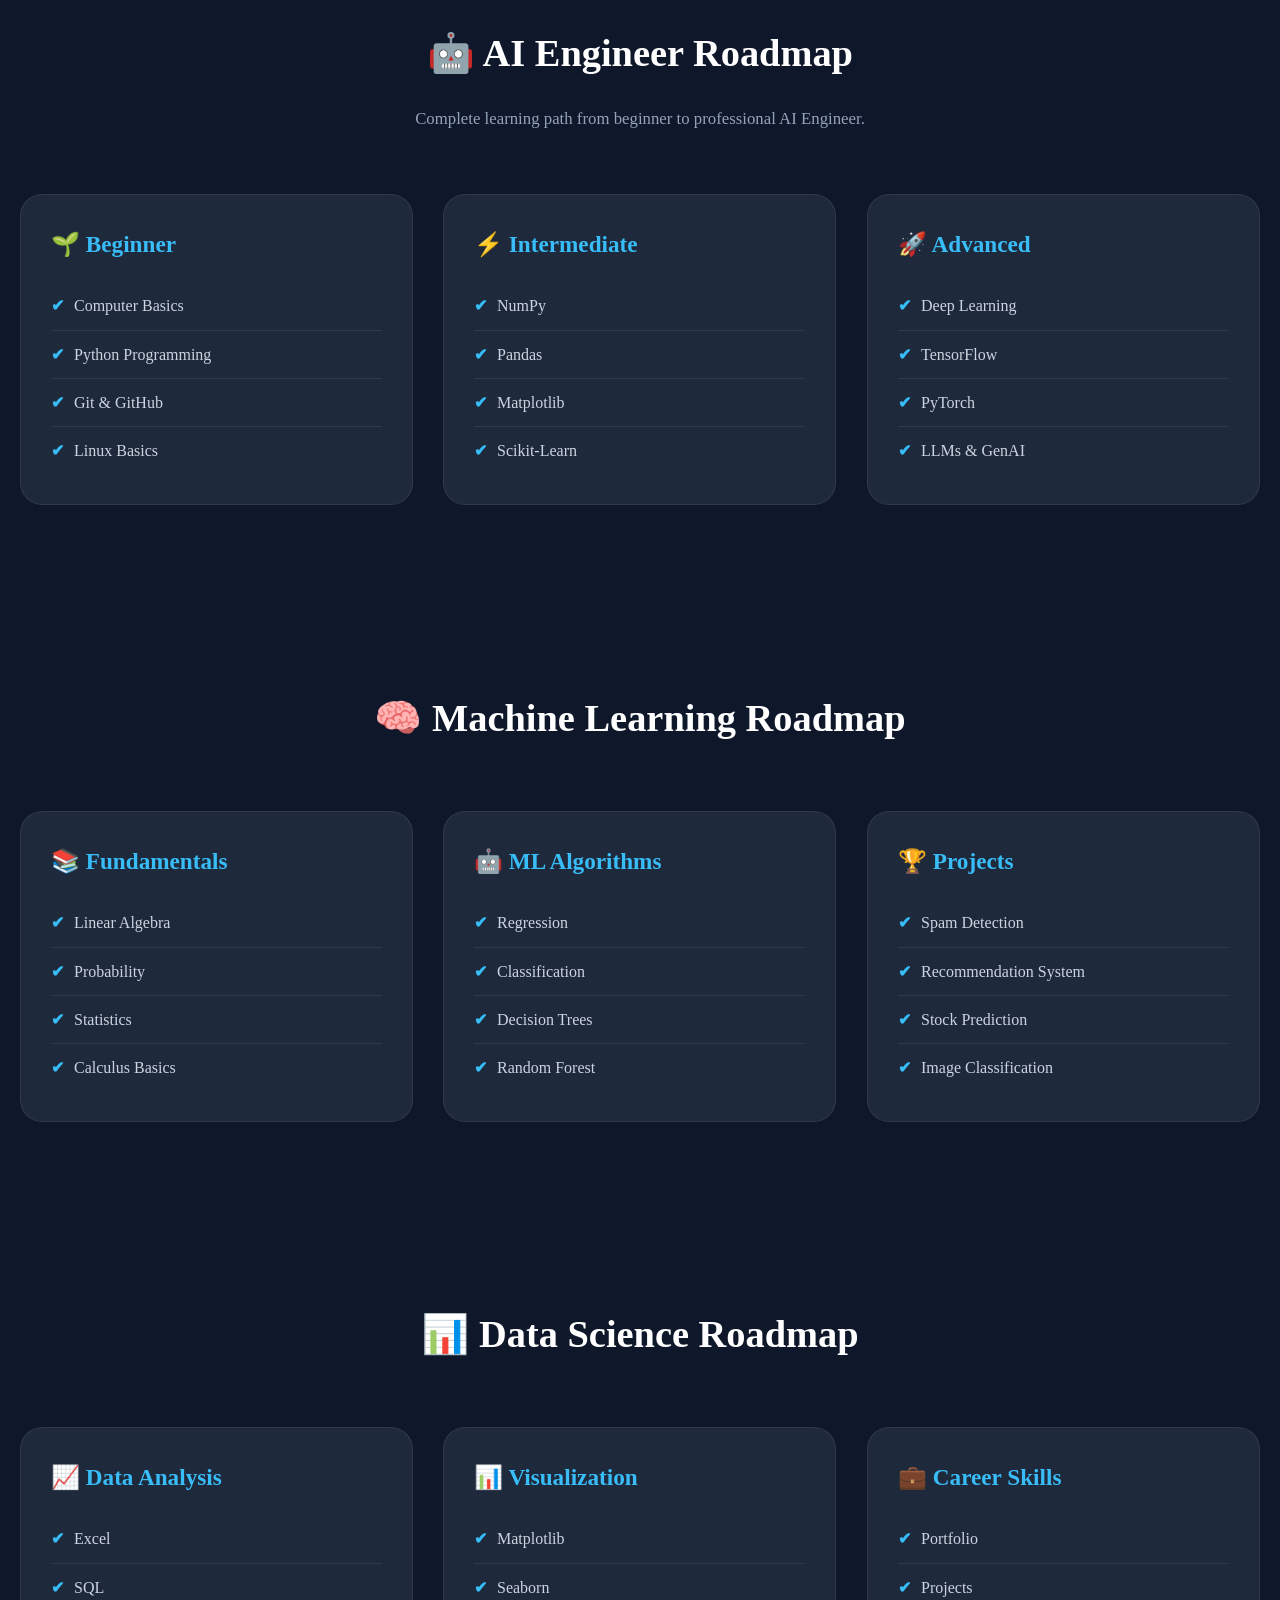
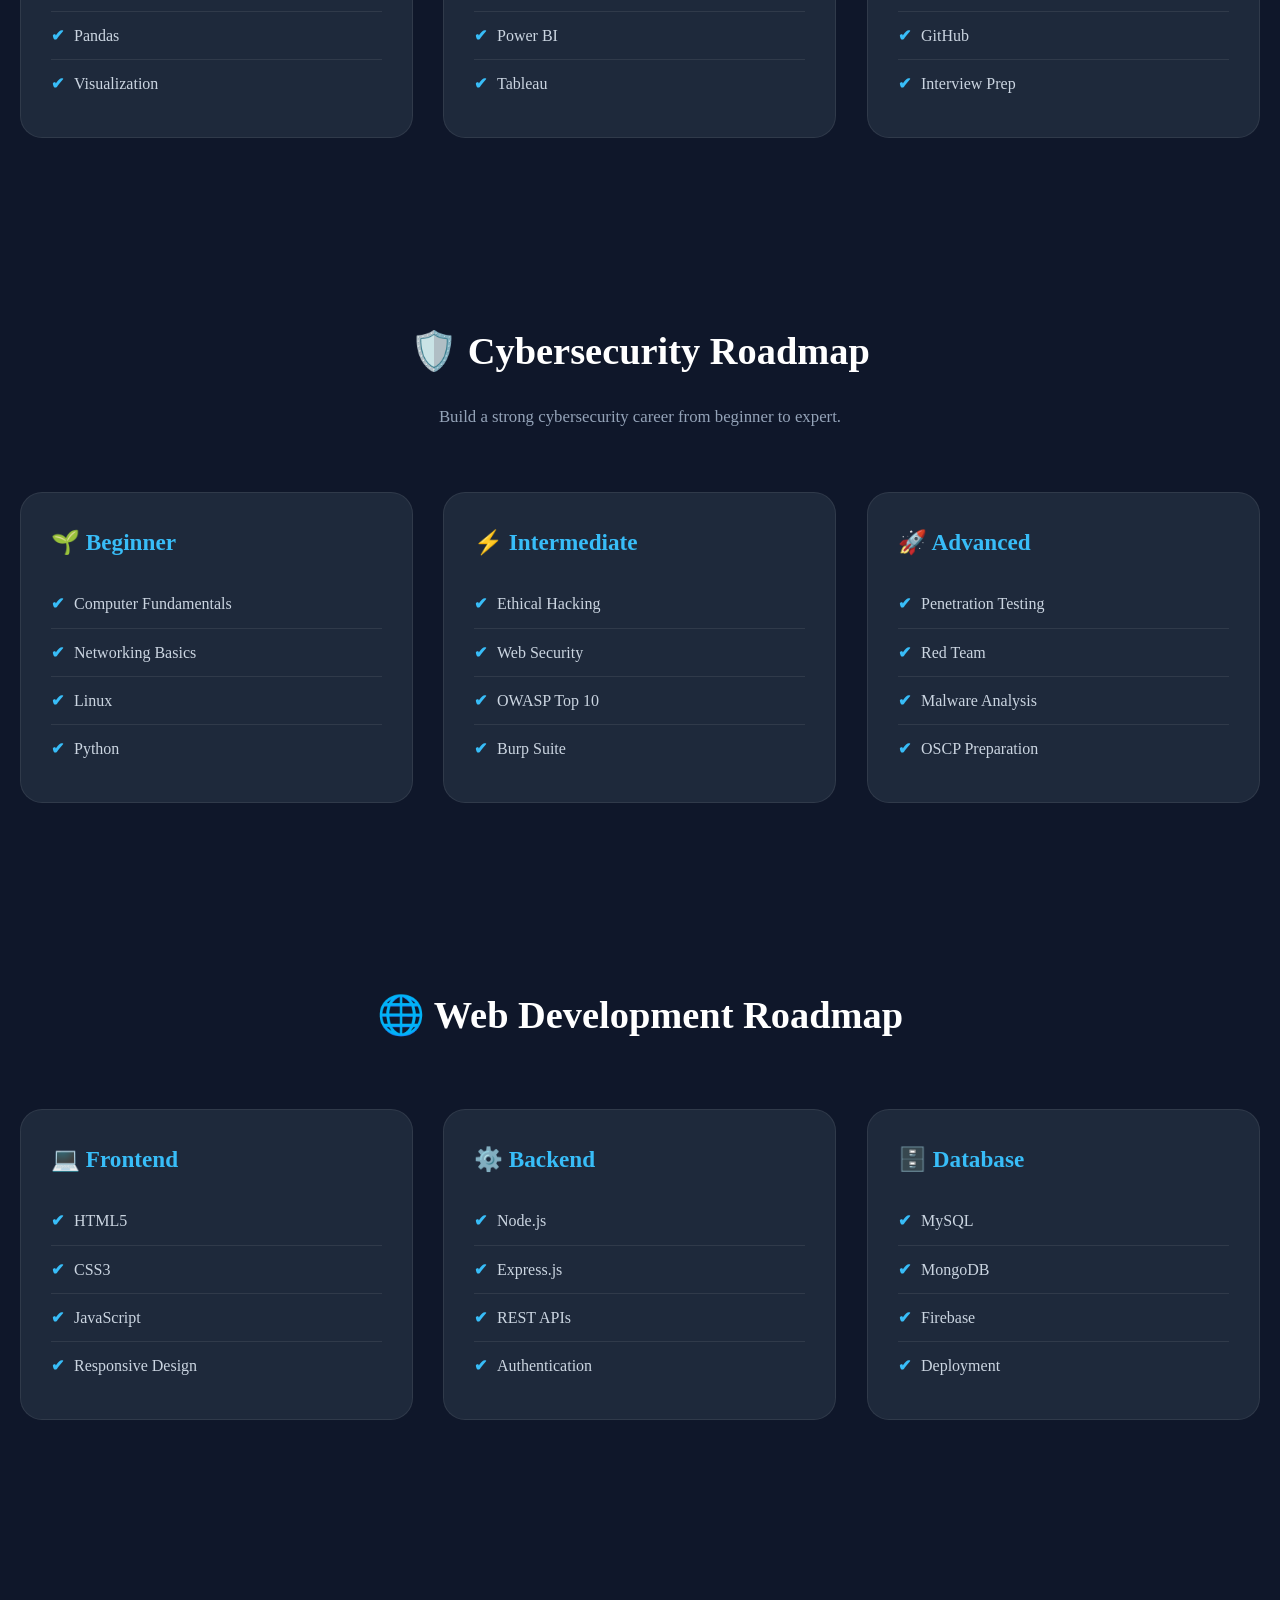
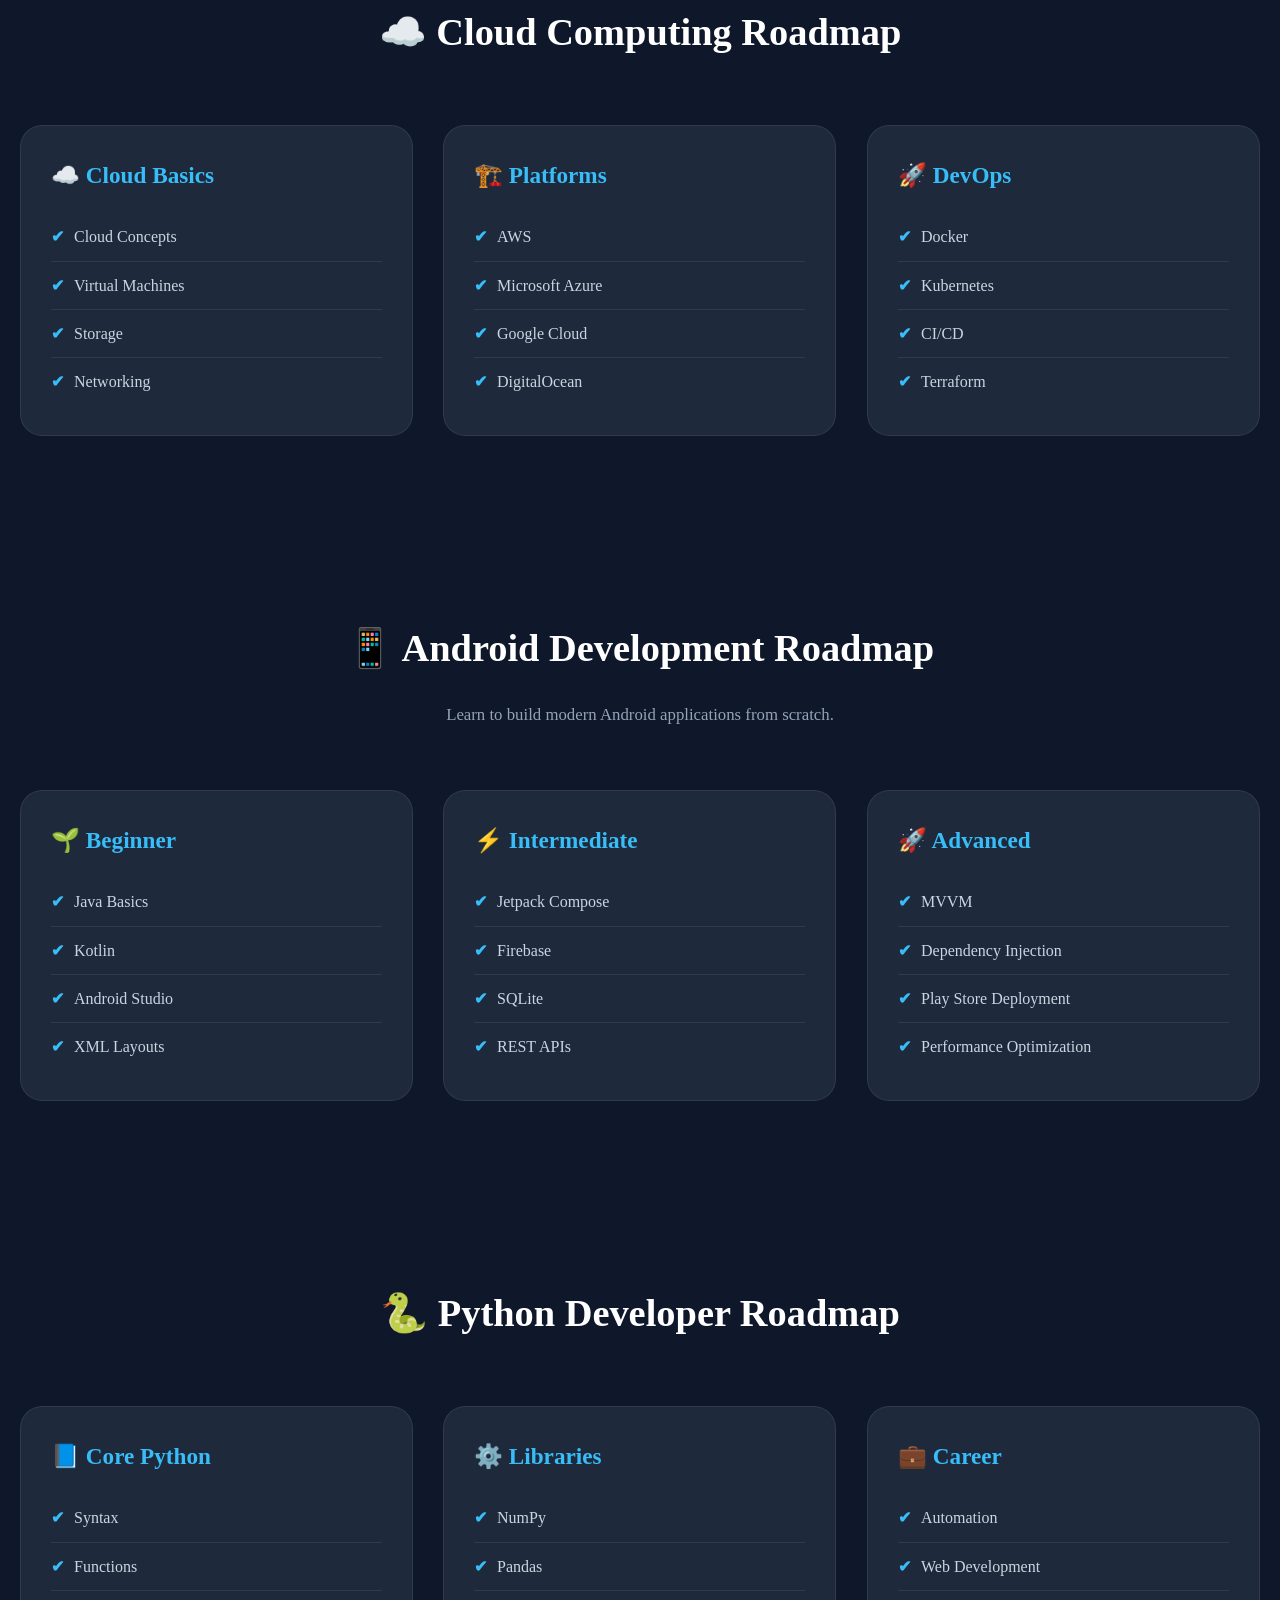
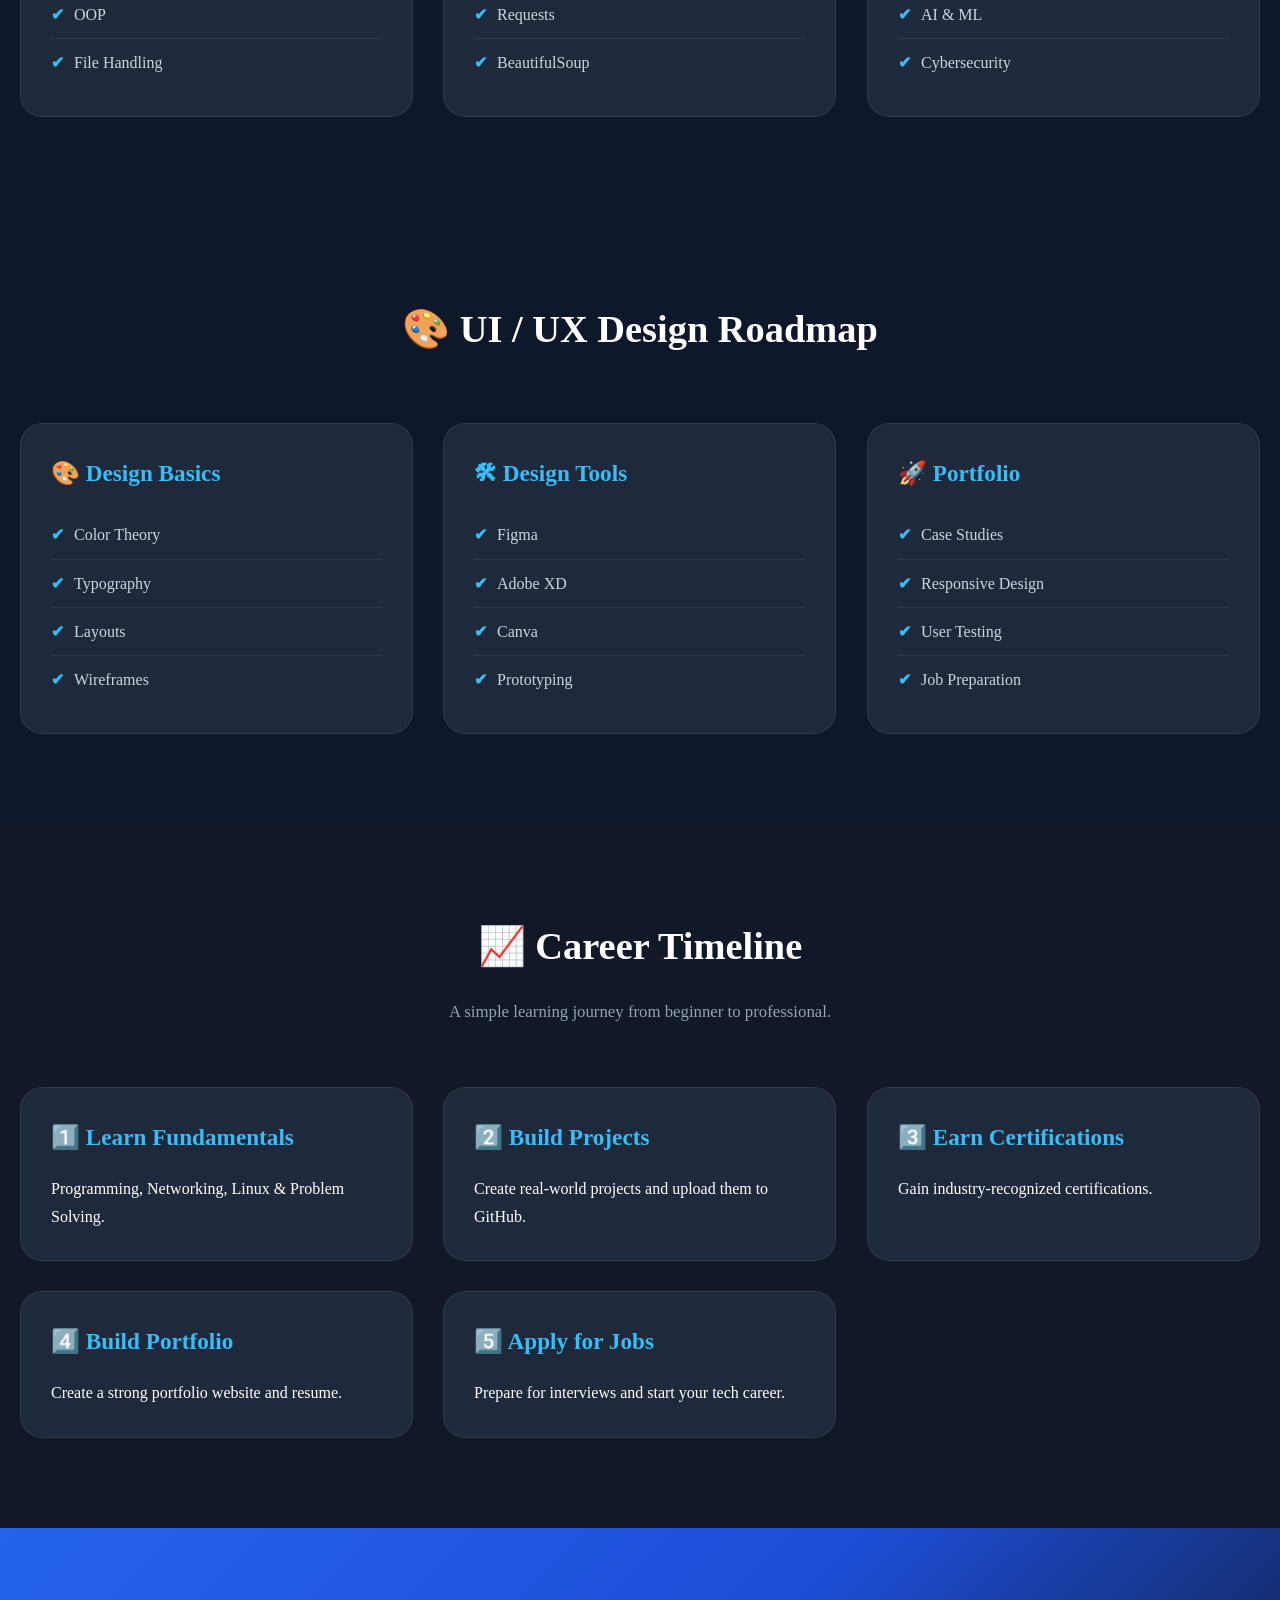
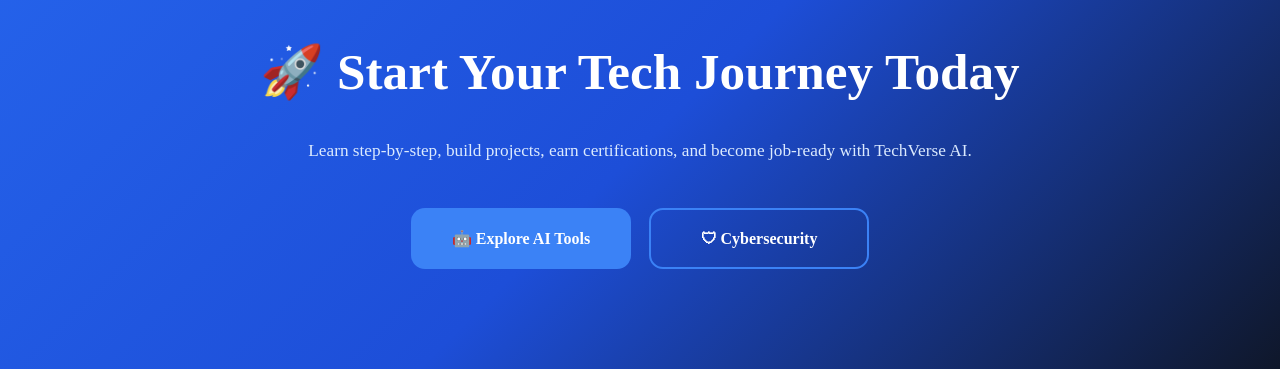
<file: pages/roadmaps.html>
<!DOCTYPE html>
<html lang="en">

<head>

    <meta charset="UTF-8">
    <meta name="viewport" content="width=device-width, initial-scale=1.0">

    <title>Roadmaps | TechVerse AI</title>

    <meta name="description"
        content="Explore complete learning roadmaps for AI, Cybersecurity, Web Development, Data Science, Cloud Computing and more.">

    <link rel="stylesheet" href="../css/style.css">
    <link rel="stylesheet" href="../css/roadmaps.css">

</head>

<body>

<!-- ==========================================
     Hero Section
========================================== -->

<section class="roadmap-hero">

    <div class="roadmap-container">

        <span class="hero-badge">
            🗺️ Tech Career Roadmaps
        </span>

        <h1>

            Learn Technology

            <span>

                Step By Step

            </span>

        </h1>

        <p>

            Explore structured roadmaps designed for beginners,
            students and professionals. Learn modern technologies
            with the right sequence and become job-ready.

        </p>

        <div class="hero-buttons">

            <a href="#roadmap-categories"
                class="btn-primary">

                🚀 Explore Roadmaps

            </a>

            <a href="#career-path"
                class="btn-secondary">

                💼 Career Paths

            </a>

        </div>

    </div>

</section>

<!-- ==========================================
     Roadmap Categories
========================================== -->

<section
class="roadmap-categories"
id="roadmap-categories">

<div class="section-title">

<h2>

Choose Your Learning Path

</h2>

<p>

Select a roadmap and start learning
from beginner to advanced.

</p>

</div>

<div class="category-grid">

<div class="category-card">

<div class="category-icon">
🤖
</div>

<h3>Artificial Intelligence</h3>

<p>

Generative AI, LLMs,
Prompt Engineering,
AI Projects.

</p>

</div>

<div class="category-card">

<div class="category-icon">
🛡️
</div>

<h3>Cybersecurity</h3>

<p>

Networking,
Linux,
Ethical Hacking,
Penetration Testing.

</p>

</div>

<div class="category-card">

<div class="category-icon">
💻
</div>

<h3>Web Development</h3>

<p>

HTML,
CSS,
JavaScript,
React,
Backend.

</p>

</div>

<div class="category-card">

<div class="category-icon">
📊
</div>

<h3>Data Science</h3>

<p>

Python,
SQL,
Pandas,
Machine Learning.

</p>

</div>

<div class="category-card">

<div class="category-icon">
☁️
</div>

<h3>Cloud Computing</h3>

<p>

AWS,
Azure,
Google Cloud,
Docker.

</p>

</div>

<div class="category-card">

<div class="category-icon">
📱
</div>

<h3>Android Development</h3>

<p>

Java,
Kotlin,
Flutter,
Firebase.

</p>

</div>

</div>

</section>

<!-- ==========================================
     AI Engineer Roadmap
========================================== -->

<section class="roadmap-section">

    <div class="section-title">

        <h2>🤖 AI Engineer Roadmap</h2>

        <p>
            Complete learning path from beginner to professional AI Engineer.
        </p>

    </div>

    <div class="roadmap-grid">

        <div class="roadmap-card">
            <h3>🌱 Beginner</h3>
            <ul>
                <li>Computer Basics</li>
                <li>Python Programming</li>
                <li>Git & GitHub</li>
                <li>Linux Basics</li>
            </ul>
        </div>

        <div class="roadmap-card">
            <h3>⚡ Intermediate</h3>
            <ul>
                <li>NumPy</li>
                <li>Pandas</li>
                <li>Matplotlib</li>
                <li>Scikit-Learn</li>
            </ul>
        </div>

        <div class="roadmap-card">
            <h3>🚀 Advanced</h3>
            <ul>
                <li>Deep Learning</li>
                <li>TensorFlow</li>
                <li>PyTorch</li>
                <li>LLMs & GenAI</li>
            </ul>
        </div>

    </div>

</section>

<!-- ==========================================
     Machine Learning Roadmap
========================================== -->

<section class="roadmap-section">

    <div class="section-title">

        <h2>🧠 Machine Learning Roadmap</h2>

    </div>

    <div class="roadmap-grid">

        <div class="roadmap-card">
            <h3>📚 Fundamentals</h3>

            <ul>
                <li>Linear Algebra</li>
                <li>Probability</li>
                <li>Statistics</li>
                <li>Calculus Basics</li>
            </ul>

        </div>

        <div class="roadmap-card">

            <h3>🤖 ML Algorithms</h3>

            <ul>
                <li>Regression</li>
                <li>Classification</li>
                <li>Decision Trees</li>
                <li>Random Forest</li>
            </ul>

        </div>

        <div class="roadmap-card">

            <h3>🏆 Projects</h3>

            <ul>
                <li>Spam Detection</li>
                <li>Recommendation System</li>
                <li>Stock Prediction</li>
                <li>Image Classification</li>
            </ul>

        </div>

    </div>

</section>

<!-- ==========================================
     Data Science Roadmap
========================================== -->

<section class="roadmap-section">

    <div class="section-title">

        <h2>📊 Data Science Roadmap</h2>

    </div>

    <div class="roadmap-grid">

        <div class="roadmap-card">

            <h3>📈 Data Analysis</h3>

            <ul>
                <li>Excel</li>
                <li>SQL</li>
                <li>Pandas</li>
                <li>Visualization</li>
            </ul>

        </div>

        <div class="roadmap-card">

            <h3>📊 Visualization</h3>

            <ul>
                <li>Matplotlib</li>
                <li>Seaborn</li>
                <li>Power BI</li>
                <li>Tableau</li>
            </ul>

        </div>

        <div class="roadmap-card">

            <h3>💼 Career Skills</h3>

            <ul>
                <li>Portfolio</li>
                <li>Projects</li>
                <li>GitHub</li>
                <li>Interview Prep</li>
            </ul>

        </div>

    </div>

</section>

<!-- ==========================================
     Cybersecurity Roadmap
========================================== -->

<section class="roadmap-section">

    <div class="section-title">

        <h2>🛡️ Cybersecurity Roadmap</h2>

        <p>
            Build a strong cybersecurity career from beginner to expert.
        </p>

    </div>

    <div class="roadmap-grid">

        <div class="roadmap-card">

            <h3>🌱 Beginner</h3>

            <ul>
                <li>Computer Fundamentals</li>
                <li>Networking Basics</li>
                <li>Linux</li>
                <li>Python</li>
            </ul>

        </div>

        <div class="roadmap-card">

            <h3>⚡ Intermediate</h3>

            <ul>
                <li>Ethical Hacking</li>
                <li>Web Security</li>
                <li>OWASP Top 10</li>
                <li>Burp Suite</li>
            </ul>

        </div>

        <div class="roadmap-card">

            <h3>🚀 Advanced</h3>

            <ul>
                <li>Penetration Testing</li>
                <li>Red Team</li>
                <li>Malware Analysis</li>
                <li>OSCP Preparation</li>
            </ul>

        </div>

    </div>

</section>

<!-- ==========================================
     Web Development Roadmap
========================================== -->

<section class="roadmap-section">

    <div class="section-title">

        <h2>🌐 Web Development Roadmap</h2>

    </div>

    <div class="roadmap-grid">

        <div class="roadmap-card">

            <h3>💻 Frontend</h3>

            <ul>
                <li>HTML5</li>
                <li>CSS3</li>
                <li>JavaScript</li>
                <li>Responsive Design</li>
            </ul>

        </div>

        <div class="roadmap-card">

            <h3>⚙️ Backend</h3>

            <ul>
                <li>Node.js</li>
                <li>Express.js</li>
                <li>REST APIs</li>
                <li>Authentication</li>
            </ul>

        </div>

        <div class="roadmap-card">

            <h3>🗄️ Database</h3>

            <ul>
                <li>MySQL</li>
                <li>MongoDB</li>
                <li>Firebase</li>
                <li>Deployment</li>
            </ul>

        </div>

    </div>

</section>

<!-- ==========================================
     Cloud Computing Roadmap
========================================== -->

<section class="roadmap-section">

    <div class="section-title">

        <h2>☁️ Cloud Computing Roadmap</h2>

    </div>

    <div class="roadmap-grid">

        <div class="roadmap-card">

            <h3>☁️ Cloud Basics</h3>

            <ul>
                <li>Cloud Concepts</li>
                <li>Virtual Machines</li>
                <li>Storage</li>
                <li>Networking</li>
            </ul>

        </div>

        <div class="roadmap-card">

            <h3>🏗️ Platforms</h3>

            <ul>
                <li>AWS</li>
                <li>Microsoft Azure</li>
                <li>Google Cloud</li>
                <li>DigitalOcean</li>
            </ul>

        </div>

        <div class="roadmap-card">

            <h3>🚀 DevOps</h3>

            <ul>
                <li>Docker</li>
                <li>Kubernetes</li>
                <li>CI/CD</li>
                <li>Terraform</li>
            </ul>

        </div>

    </div>

</section>

<!-- ==========================================
     Android Development Roadmap
========================================== -->

<section class="roadmap-section">

    <div class="section-title">

        <h2>📱 Android Development Roadmap</h2>

        <p>
            Learn to build modern Android applications from scratch.
        </p>

    </div>

    <div class="roadmap-grid">

        <div class="roadmap-card">

            <h3>🌱 Beginner</h3>

            <ul>
                <li>Java Basics</li>
                <li>Kotlin</li>
                <li>Android Studio</li>
                <li>XML Layouts</li>
            </ul>

        </div>

        <div class="roadmap-card">

            <h3>⚡ Intermediate</h3>

            <ul>
                <li>Jetpack Compose</li>
                <li>Firebase</li>
                <li>SQLite</li>
                <li>REST APIs</li>
            </ul>

        </div>

        <div class="roadmap-card">

            <h3>🚀 Advanced</h3>

            <ul>
                <li>MVVM</li>
                <li>Dependency Injection</li>
                <li>Play Store Deployment</li>
                <li>Performance Optimization</li>
            </ul>

        </div>

    </div>

</section>

<!-- ==========================================
     Python Developer Roadmap
========================================== -->

<section class="roadmap-section">

    <div class="section-title">

        <h2>🐍 Python Developer Roadmap</h2>

    </div>

    <div class="roadmap-grid">

        <div class="roadmap-card">

            <h3>📘 Core Python</h3>

            <ul>
                <li>Syntax</li>
                <li>Functions</li>
                <li>OOP</li>
                <li>File Handling</li>
            </ul>

        </div>

        <div class="roadmap-card">

            <h3>⚙️ Libraries</h3>

            <ul>
                <li>NumPy</li>
                <li>Pandas</li>
                <li>Requests</li>
                <li>BeautifulSoup</li>
            </ul>

        </div>

        <div class="roadmap-card">

            <h3>💼 Career</h3>

            <ul>
                <li>Automation</li>
                <li>Web Development</li>
                <li>AI & ML</li>
                <li>Cybersecurity</li>
            </ul>

        </div>

    </div>

</section>

<!-- ==========================================
     UI / UX Design
========================================== -->

<section class="roadmap-section">

    <div class="section-title">

        <h2>🎨 UI / UX Design Roadmap</h2>

    </div>

    <div class="roadmap-grid">

        <div class="roadmap-card">

            <h3>🎨 Design Basics</h3>

            <ul>
                <li>Color Theory</li>
                <li>Typography</li>
                <li>Layouts</li>
                <li>Wireframes</li>
            </ul>

        </div>

        <div class="roadmap-card">

            <h3>🛠 Design Tools</h3>

            <ul>
                <li>Figma</li>
                <li>Adobe XD</li>
                <li>Canva</li>
                <li>Prototyping</li>
            </ul>

        </div>

        <div class="roadmap-card">

            <h3>🚀 Portfolio</h3>

            <ul>
                <li>Case Studies</li>
                <li>Responsive Design</li>
                <li>User Testing</li>
                <li>Job Preparation</li>
            </ul>

        </div>

    </div>

</section>

<!-- ==========================================
     Career Timeline
========================================== -->

<section class="career-path" id="career-path">

    <div class="section-title">

        <h2>📈 Career Timeline</h2>

        <p>
            A simple learning journey from beginner to professional.
        </p>

    </div>

    <div class="roadmap-grid">

        <div class="roadmap-card">
            <h3>1️⃣ Learn Fundamentals</h3>
            <p>Programming, Networking, Linux & Problem Solving.</p>
        </div>

        <div class="roadmap-card">
            <h3>2️⃣ Build Projects</h3>
            <p>Create real-world projects and upload them to GitHub.</p>
        </div>

        <div class="roadmap-card">
            <h3>3️⃣ Earn Certifications</h3>
            <p>Gain industry-recognized certifications.</p>
        </div>

        <div class="roadmap-card">
            <h3>4️⃣ Build Portfolio</h3>
            <p>Create a strong portfolio website and resume.</p>
        </div>

        <div class="roadmap-card">
            <h3>5️⃣ Apply for Jobs</h3>
            <p>Prepare for interviews and start your tech career.</p>
        </div>

    </div>

</section>

<!-- ==========================================
     Final CTA
========================================== -->

<section class="roadmap-cta">

    <div class="cta-content">

        <h2>🚀 Start Your Tech Journey Today</h2>

        <p>

            Learn step-by-step, build projects, earn certifications,
            and become job-ready with TechVerse AI.

        </p>

        <div class="hero-buttons">

            <a href="ai-tools.html" class="btn-primary">
                🤖 Explore AI Tools
            </a>

            <a href="cybersecurity.html" class="btn-secondary">
                🛡 Cybersecurity
            </a>

        </div>

    </div>

</section>

<script src="../js/roadmaps.js"></script>

</body>

</html>
</file>
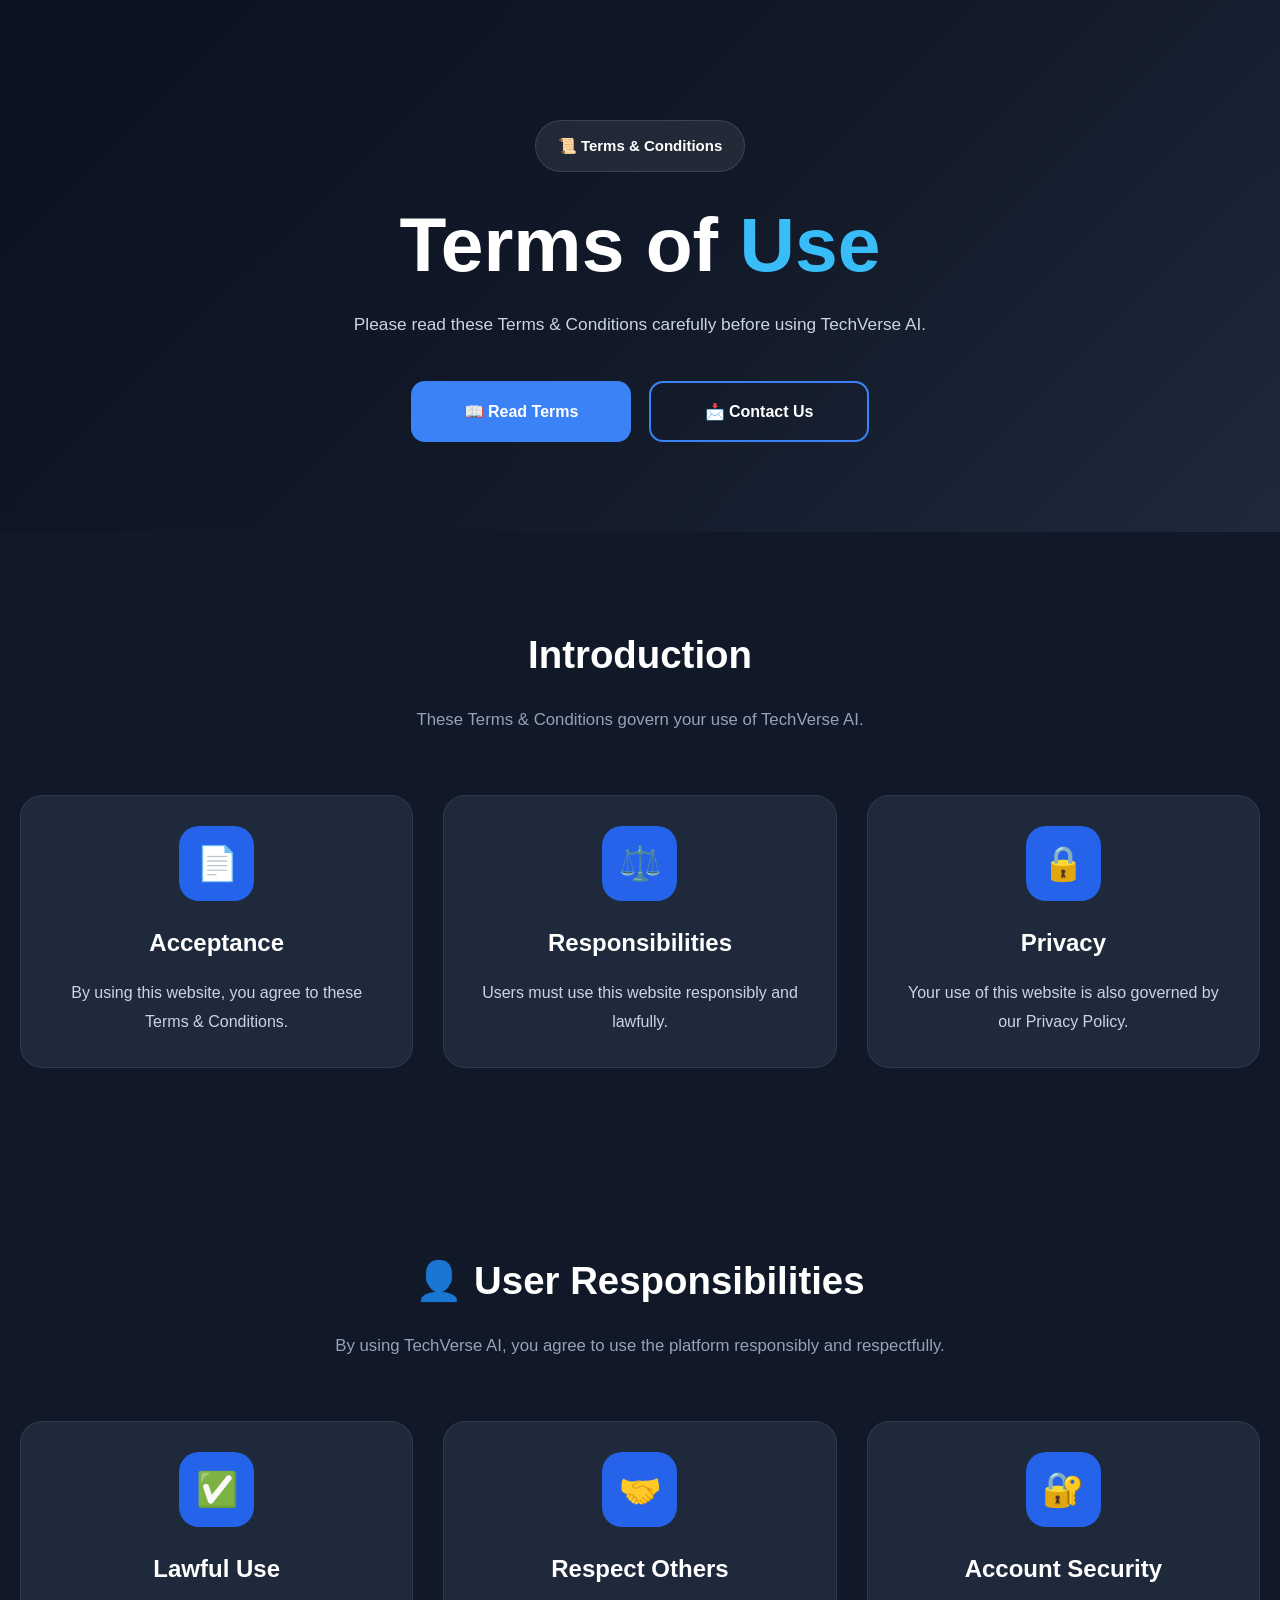
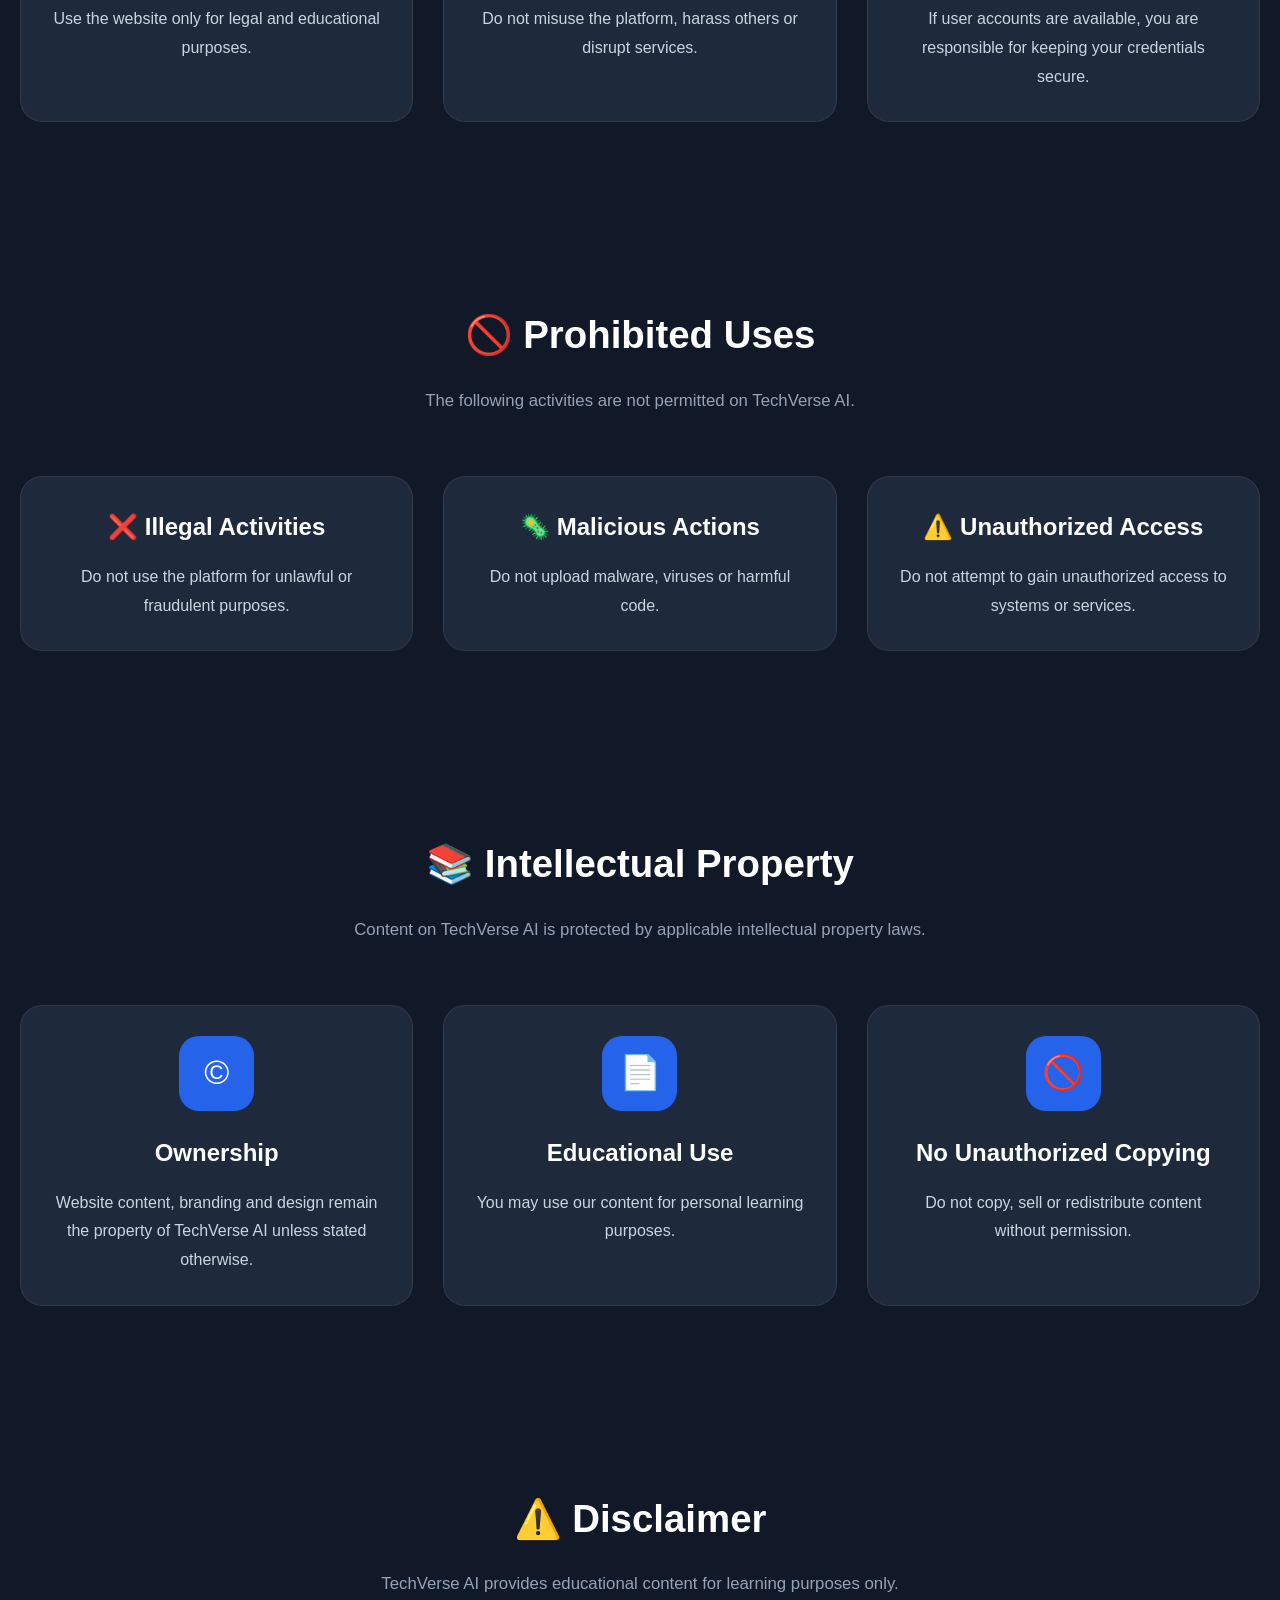
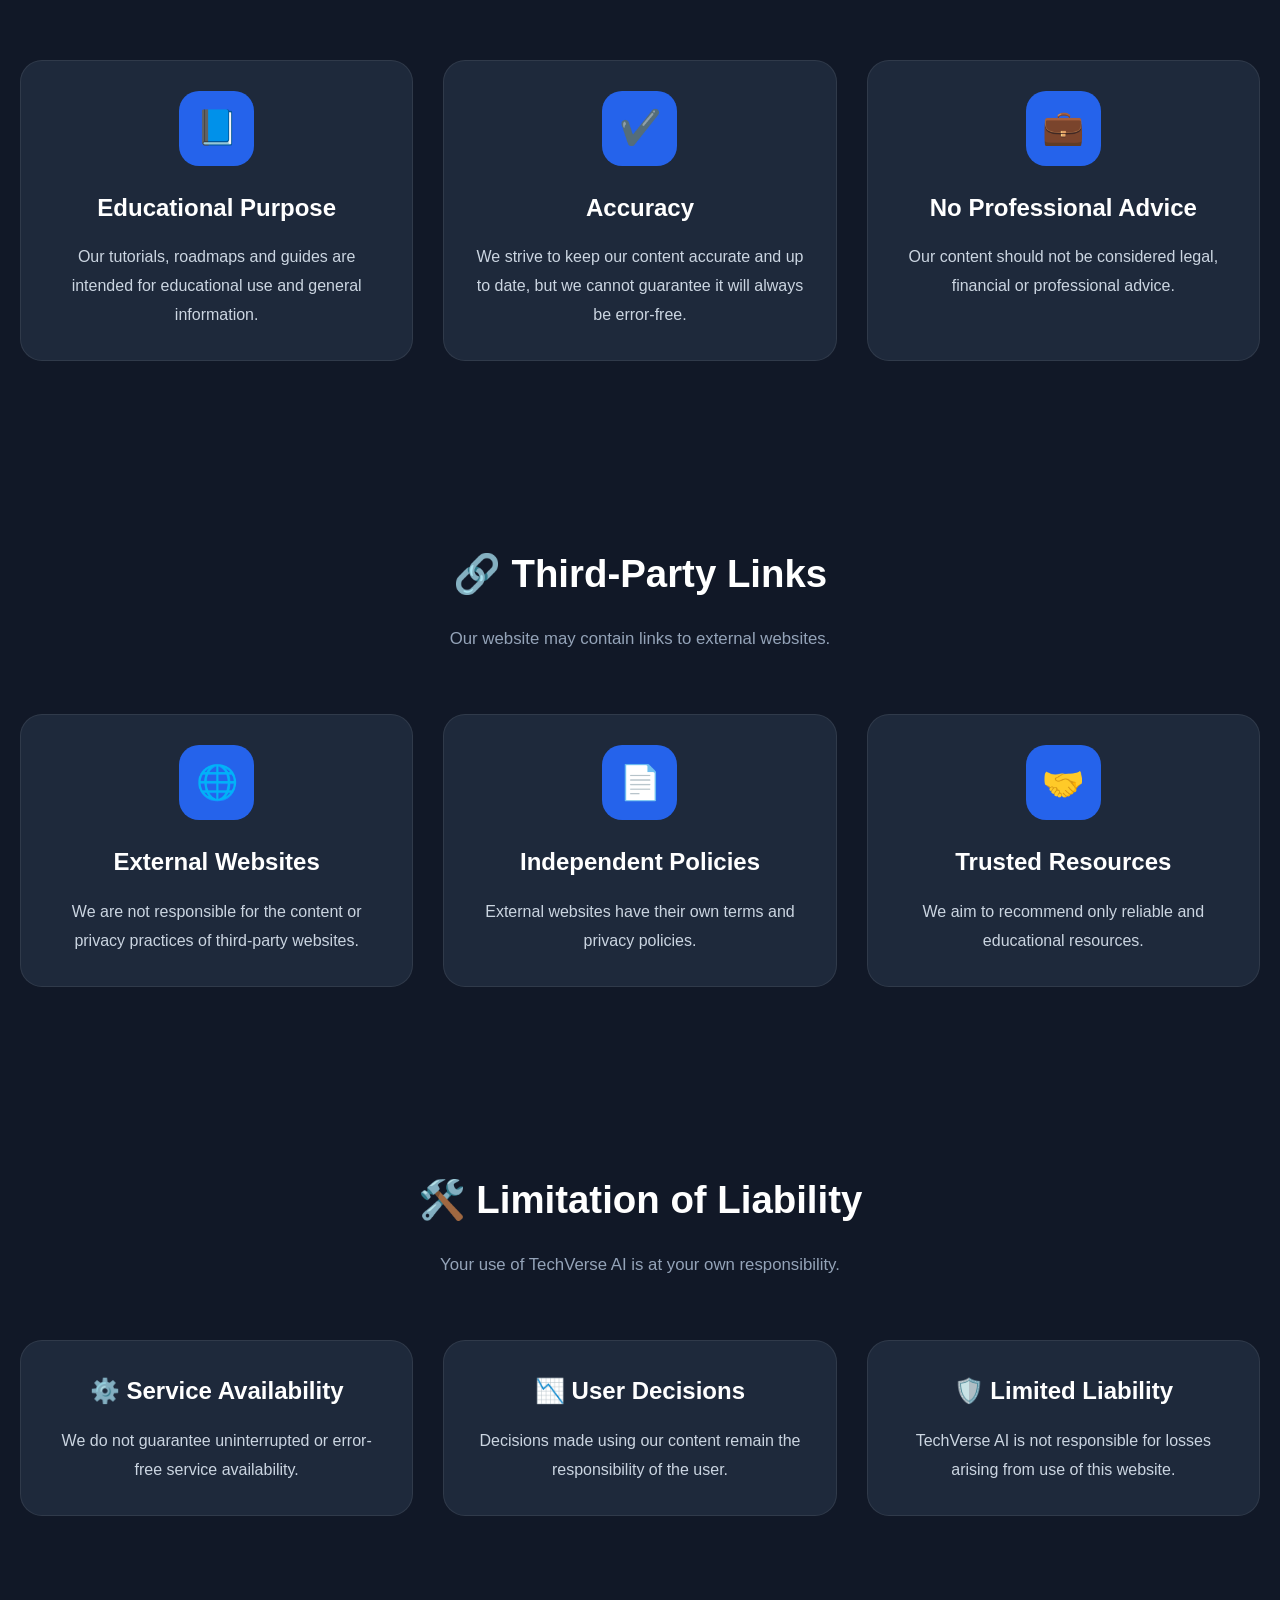
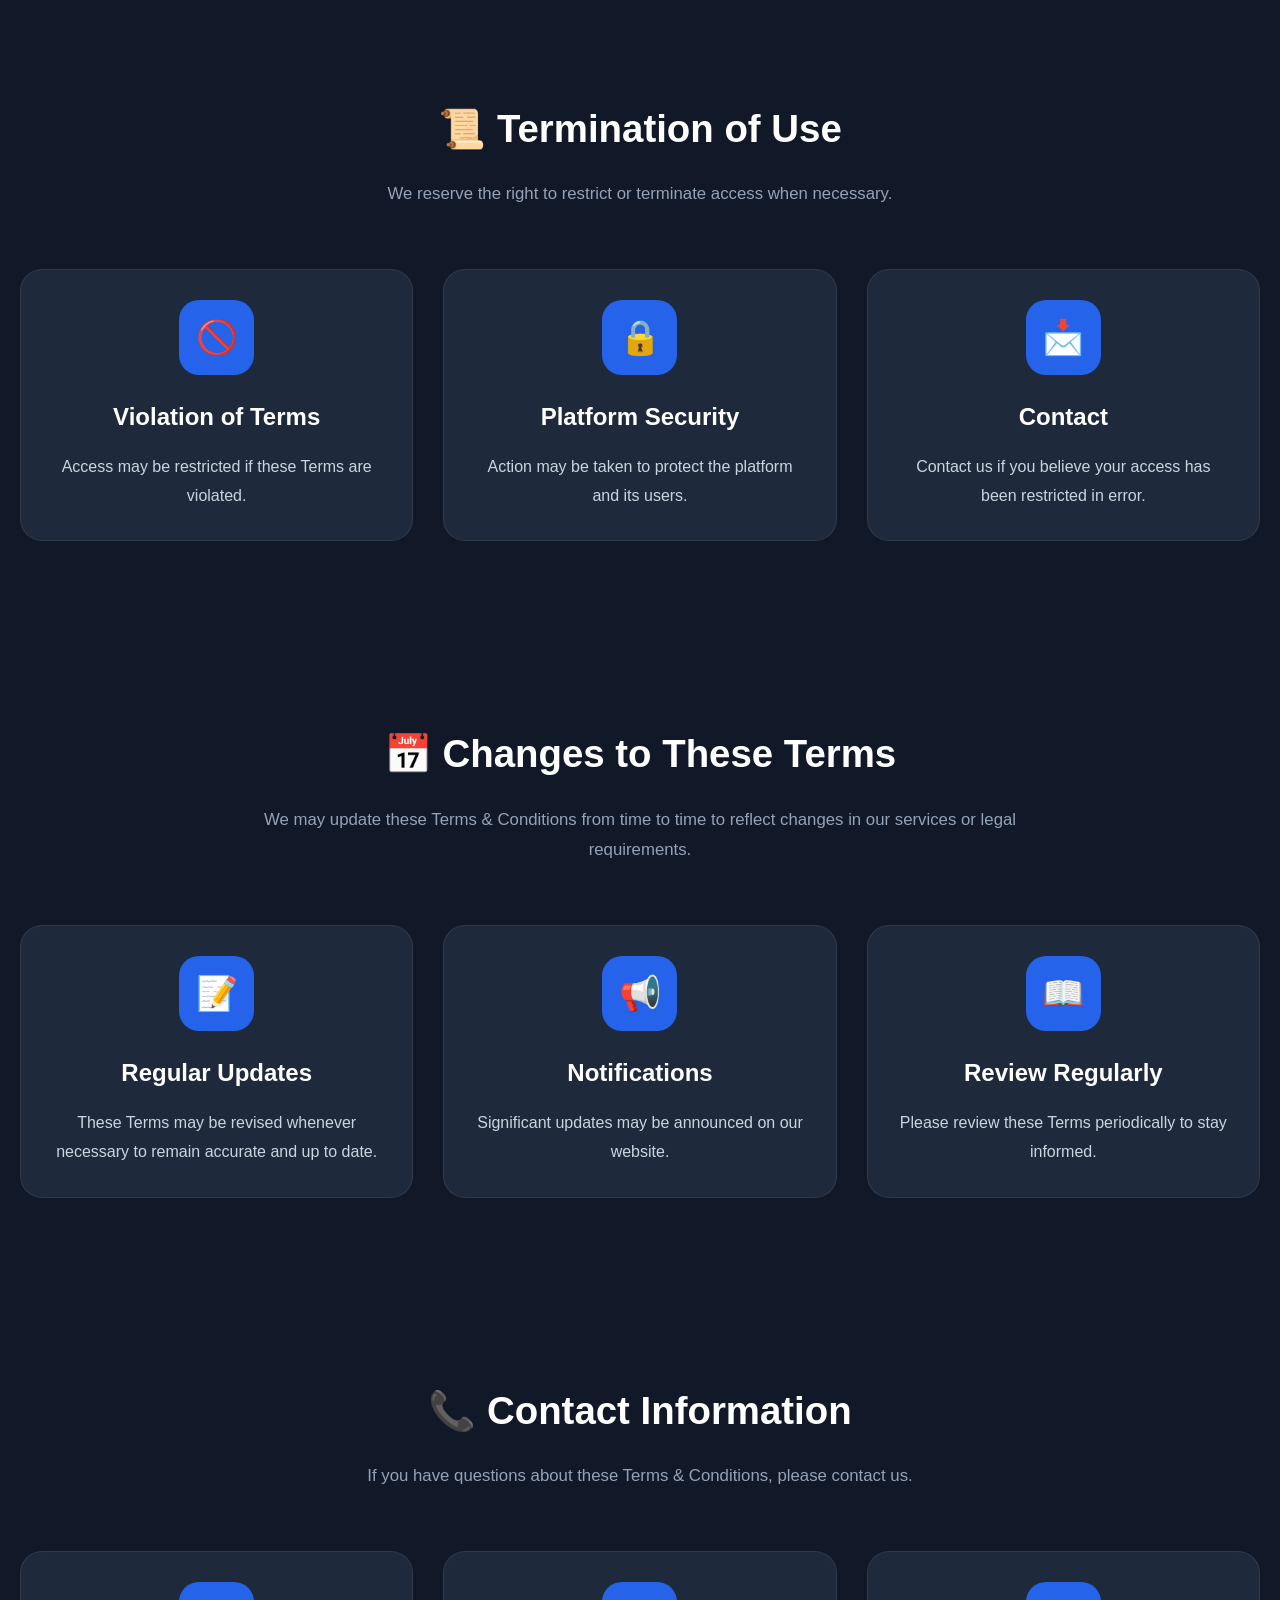
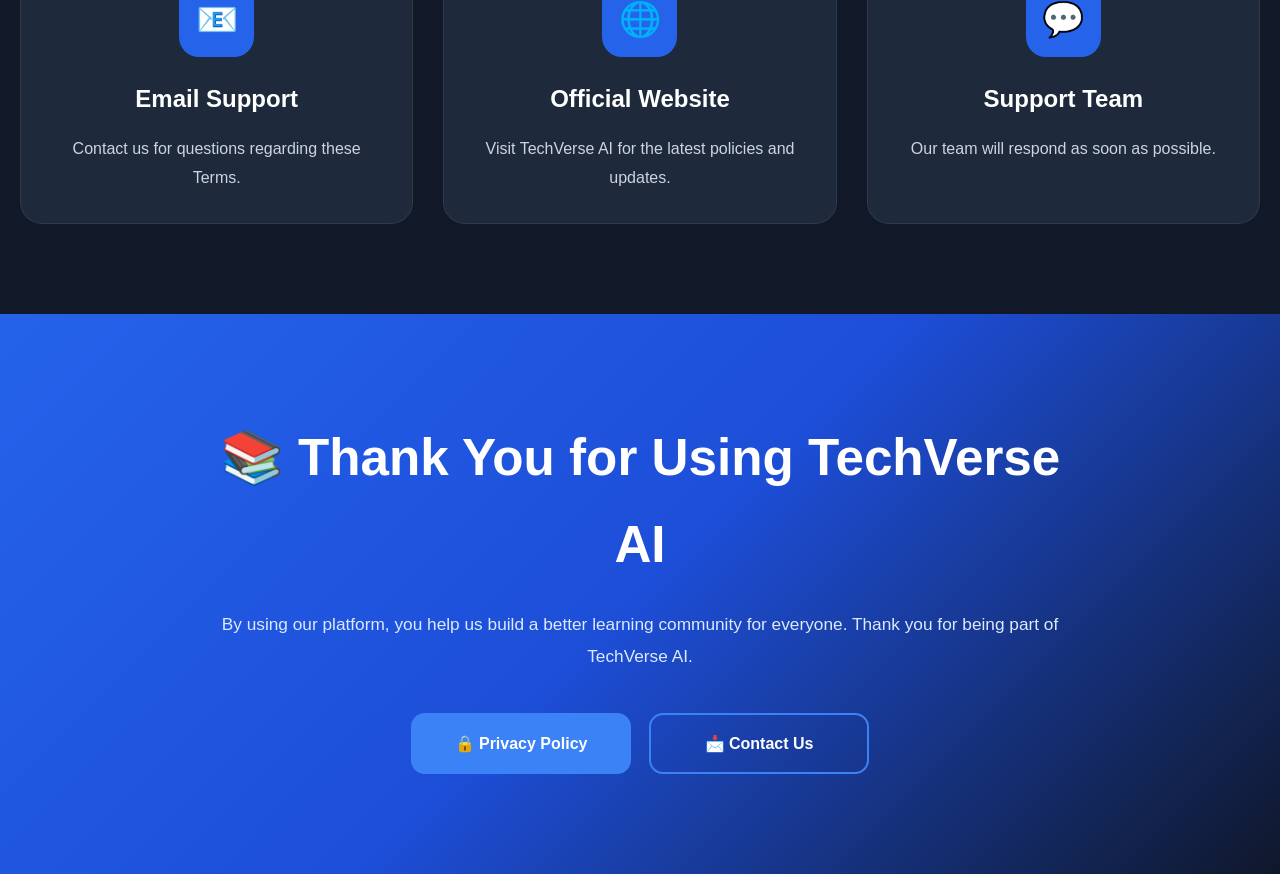
<file: pages/terms.html>
<!DOCTYPE html>
<html lang="en">

<head>

    <meta charset="UTF-8">

    <meta name="viewport"
          content="width=device-width, initial-scale=1.0">

    <title>Terms & Conditions | TechVerse AI</title>

    <meta name="description"
          content="Read the Terms & Conditions for using TechVerse AI.">

    <link rel="stylesheet"
          href="../css/style.css">

    <link rel="stylesheet"
          href="../css/terms.css">

</head>

<body>

<!-- ==========================================
     Hero Section
========================================== -->

<section class="terms-hero">

    <div class="terms-container">

        <span class="hero-badge">

            📜 Terms & Conditions

        </span>

        <h1>

            Terms of

            <span>

                Use

            </span>

        </h1>

        <p>

            Please read these Terms & Conditions
            carefully before using TechVerse AI.

        </p>

        <div class="hero-buttons">

            <a href="#terms-content"
               class="btn-primary">

                📖 Read Terms

            </a>

            <a href="contact.html"
               class="btn-secondary">

                📩 Contact Us

            </a>

        </div>

    </div>

</section>

<!-- ==========================================
     Introduction
========================================== -->

<section
class="terms-section"
id="terms-content">

<div class="section-title">

<h2>

Introduction

</h2>

<p>

These Terms & Conditions govern
your use of TechVerse AI.

</p>

</div>

<div class="terms-grid">

<div class="terms-card">

<div class="terms-icon">

📄

</div>

<h3>

Acceptance

</h3>

<p>

By using this website,
you agree to these Terms & Conditions.

</p>

</div>

<div class="terms-card">

<div class="terms-icon">

⚖️

</div>

<h3>

Responsibilities

</h3>

<p>

Users must use this website
responsibly and lawfully.

</p>

</div>

<div class="terms-card">

<div class="terms-icon">

🔒

</div>

<h3>

Privacy

</h3>

<p>

Your use of this website
is also governed by our Privacy Policy.

</p>

</div>

</div>

</section>

<!-- ==========================================
     User Responsibilities
========================================== -->

<section class="terms-section">

    <div class="section-title">

        <h2>👤 User Responsibilities</h2>

        <p>

            By using TechVerse AI, you agree
            to use the platform responsibly
            and respectfully.

        </p>

    </div>

    <div class="terms-grid">

        <div class="terms-card">

            <div class="terms-icon">✅</div>

            <h3>Lawful Use</h3>

            <p>

                Use the website only for
                legal and educational purposes.

            </p>

        </div>

        <div class="terms-card">

            <div class="terms-icon">🤝</div>

            <h3>Respect Others</h3>

            <p>

                Do not misuse the platform,
                harass others or disrupt services.

            </p>

        </div>

        <div class="terms-card">

            <div class="terms-icon">🔐</div>

            <h3>Account Security</h3>

            <p>

                If user accounts are available,
                you are responsible for keeping
                your credentials secure.

            </p>

        </div>

    </div>

</section>

<!-- ==========================================
     Prohibited Uses
========================================== -->

<section class="terms-section">

    <div class="section-title">

        <h2>🚫 Prohibited Uses</h2>

        <p>

            The following activities are not permitted
            on TechVerse AI.

        </p>

    </div>

    <div class="terms-grid">

        <div class="terms-card">

            <h3>❌ Illegal Activities</h3>

            <p>

                Do not use the platform for
                unlawful or fraudulent purposes.

            </p>

        </div>

        <div class="terms-card">

            <h3>🦠 Malicious Actions</h3>

            <p>

                Do not upload malware,
                viruses or harmful code.

            </p>

        </div>

        <div class="terms-card">

            <h3>⚠️ Unauthorized Access</h3>

            <p>

                Do not attempt to gain
                unauthorized access to
                systems or services.

            </p>

        </div>

    </div>

</section>

<!-- ==========================================
     Intellectual Property
========================================== -->

<section class="terms-section">

    <div class="section-title">

        <h2>📚 Intellectual Property</h2>

        <p>

            Content on TechVerse AI is protected
            by applicable intellectual property laws.

        </p>

    </div>

    <div class="terms-grid">

        <div class="terms-card">

            <div class="terms-icon">©️</div>

            <h3>Ownership</h3>

            <p>

                Website content, branding and
                design remain the property
                of TechVerse AI unless stated otherwise.

            </p>

        </div>

        <div class="terms-card">

            <div class="terms-icon">📄</div>

            <h3>Educational Use</h3>

            <p>

                You may use our content
                for personal learning purposes.

            </p>

        </div>

        <div class="terms-card">

            <div class="terms-icon">🚫</div>

            <h3>No Unauthorized Copying</h3>

            <p>

                Do not copy, sell or redistribute
                content without permission.

            </p>

        </div>

    </div>

</section>

<!-- ==========================================
     Disclaimer
========================================== -->

<section class="terms-section">

    <div class="section-title">

        <h2>⚠️ Disclaimer</h2>

        <p>

            TechVerse AI provides educational
            content for learning purposes only.

        </p>

    </div>

    <div class="terms-grid">

        <div class="terms-card">

            <div class="terms-icon">📘</div>

            <h3>Educational Purpose</h3>

            <p>

                Our tutorials, roadmaps and guides
                are intended for educational use
                and general information.

            </p>

        </div>

        <div class="terms-card">

            <div class="terms-icon">✔️</div>

            <h3>Accuracy</h3>

            <p>

                We strive to keep our content
                accurate and up to date,
                but we cannot guarantee it
                will always be error-free.

            </p>

        </div>

        <div class="terms-card">

            <div class="terms-icon">💼</div>

            <h3>No Professional Advice</h3>

            <p>

                Our content should not be considered
                legal, financial or professional advice.

            </p>

        </div>

    </div>

</section>

<!-- ==========================================
     Third-Party Links
========================================== -->

<section class="terms-section">

    <div class="section-title">

        <h2>🔗 Third-Party Links</h2>

        <p>

            Our website may contain links
            to external websites.

        </p>

    </div>

    <div class="terms-grid">

        <div class="terms-card">

            <div class="terms-icon">🌐</div>

            <h3>External Websites</h3>

            <p>

                We are not responsible for the
                content or privacy practices
                of third-party websites.

            </p>

        </div>

        <div class="terms-card">

            <div class="terms-icon">📄</div>

            <h3>Independent Policies</h3>

            <p>

                External websites have their own
                terms and privacy policies.

            </p>

        </div>

        <div class="terms-card">

            <div class="terms-icon">🤝</div>

            <h3>Trusted Resources</h3>

            <p>

                We aim to recommend only
                reliable and educational resources.

            </p>

        </div>

    </div>

</section>

<!-- ==========================================
     Limitation of Liability
========================================== -->

<section class="terms-section">

    <div class="section-title">

        <h2>🛠️ Limitation of Liability</h2>

        <p>

            Your use of TechVerse AI
            is at your own responsibility.

        </p>

    </div>

    <div class="terms-grid">

        <div class="terms-card">

            <h3>⚙️ Service Availability</h3>

            <p>

                We do not guarantee uninterrupted
                or error-free service availability.

            </p>

        </div>

        <div class="terms-card">

            <h3>📉 User Decisions</h3>

            <p>

                Decisions made using our content
                remain the responsibility of the user.

            </p>

        </div>

        <div class="terms-card">

            <h3>🛡️ Limited Liability</h3>

            <p>

                TechVerse AI is not responsible
                for losses arising from use
                of this website.

            </p>

        </div>

    </div>

</section>

<!-- ==========================================
     Termination
========================================== -->

<section class="terms-section">

    <div class="section-title">

        <h2>📜 Termination of Use</h2>

        <p>

            We reserve the right to restrict
            or terminate access when necessary.

        </p>

    </div>

    <div class="terms-grid">

        <div class="terms-card">

            <div class="terms-icon">🚫</div>

            <h3>Violation of Terms</h3>

            <p>

                Access may be restricted
                if these Terms are violated.

            </p>

        </div>

        <div class="terms-card">

            <div class="terms-icon">🔒</div>

            <h3>Platform Security</h3>

            <p>

                Action may be taken to protect
                the platform and its users.

            </p>

        </div>

        <div class="terms-card">

            <div class="terms-icon">📩</div>

            <h3>Contact</h3>

            <p>

                Contact us if you believe
                your access has been restricted
                in error.

            </p>

        </div>

    </div>

</section>

<!-- ==========================================
     Changes to Terms
========================================== -->

<section class="terms-section">

    <div class="section-title">

        <h2>📅 Changes to These Terms</h2>

        <p>

            We may update these Terms & Conditions
            from time to time to reflect changes
            in our services or legal requirements.

        </p>

    </div>

    <div class="terms-grid">

        <div class="terms-card">

            <div class="terms-icon">📝</div>

            <h3>Regular Updates</h3>

            <p>

                These Terms may be revised
                whenever necessary to remain
                accurate and up to date.

            </p>

        </div>

        <div class="terms-card">

            <div class="terms-icon">📢</div>

            <h3>Notifications</h3>

            <p>

                Significant updates may be
                announced on our website.

            </p>

        </div>

        <div class="terms-card">

            <div class="terms-icon">📖</div>

            <h3>Review Regularly</h3>

            <p>

                Please review these Terms
                periodically to stay informed.

            </p>

        </div>

    </div>

</section>

<!-- ==========================================
     Contact Information
========================================== -->

<section class="terms-section">

    <div class="section-title">

        <h2>📞 Contact Information</h2>

        <p>

            If you have questions about these
            Terms & Conditions, please contact us.

        </p>

    </div>

    <div class="terms-grid">

        <div class="terms-card">

            <div class="terms-icon">📧</div>

            <h3>Email Support</h3>

            <p>

                Contact us for questions
                regarding these Terms.

            </p>

        </div>

        <div class="terms-card">

            <div class="terms-icon">🌐</div>

            <h3>Official Website</h3>

            <p>

                Visit TechVerse AI for the latest
                policies and updates.

            </p>

        </div>

        <div class="terms-card">

            <div class="terms-icon">💬</div>

            <h3>Support Team</h3>

            <p>

                Our team will respond
                as soon as possible.

            </p>

        </div>

    </div>

</section>

<!-- ==========================================
     Final CTA
========================================== -->

<section class="terms-cta">

    <div class="cta-content">

        <h2>

            📚 Thank You for Using TechVerse AI

        </h2>

        <p>

            By using our platform, you help us build
            a better learning community for everyone.
            Thank you for being part of TechVerse AI.

        </p>

        <div class="hero-buttons">

            <a href="privacy-policy.html"
               class="btn-primary">

                🔒 Privacy Policy

            </a>

            <a href="contact.html"
               class="btn-secondary">

                📩 Contact Us

            </a>

        </div>

    </div>

</section>

<script src="../js/terms.js"></script>

</body>

</html>
</file>
<file: css/variables.css>
/*
==========================================
 TechVerse AI v2.0
 File : variables.css
 Developer : Binit Kumar Boruah
==========================================
*/

:root{

    /* ==========================
       Brand Colors
    ========================== */

    --primary:#00E5FF;
    --primary-dark:#00BCD4;
    --secondary:#7C3AED;
    --accent:#22C55E;

    /* ==========================
       Background
    ========================== */

    --bg:#0B1120;
    --bg-secondary:#111827;
    --surface:#1E293B;
    --surface-light:#334155;

    /* ==========================
       Text
    ========================== */

    --text:#F8FAFC;
    --text-secondary:#CBD5E1;
    --text-muted:#94A3B8;

    /* ==========================
       Border
    ========================== */

    --border:#1E293B;
    --border-light:#334155;

    /* ==========================
       Status
    ========================== */

    --success:#22C55E;
    --warning:#F59E0B;
    --danger:#EF4444;
    --info:#3B82F6;

    /* ==========================
       Fonts
    ========================== */

    --font-main:"Poppins",sans-serif;
    --font-heading:"Outfit",sans-serif;

    /* ==========================
       Font Size
    ========================== */

    --fs-xs:12px;
    --fs-sm:14px;
    --fs-md:16px;
    --fs-lg:18px;
    --fs-xl:22px;
    --fs-2xl:28px;
    --fs-3xl:36px;
    --fs-4xl:48px;

    /* ==========================
       Font Weight
    ========================== */

    --fw-light:300;
    --fw-normal:400;
    --fw-medium:500;
    --fw-semibold:600;
    --fw-bold:700;

    /* ==========================
       Spacing
    ========================== */

    --space-xs:8px;
    --space-sm:12px;
    --space-md:20px;
    --space-lg:32px;
    --space-xl:48px;
    --space-2xl:72px;

    /* ==========================
       Radius
    ========================== */

    --radius-sm:8px;
    --radius-md:14px;
    --radius-lg:20px;
    --radius-xl:28px;
    --radius-round:999px;

    /* ==========================
       Shadow
    ========================== */

    --shadow-sm:0 4px 12px rgba(0,0,0,.20);
    --shadow-md:0 8px 25px rgba(0,0,0,.30);
    --shadow-lg:0 20px 45px rgba(0,0,0,.45);

    /* ==========================
       Glass Effect
    ========================== */

    --glass:rgba(255,255,255,.05);
    --glass-border:rgba(255,255,255,.10);
    --blur:18px;

    /* ==========================
       Container
    ========================== */

    --container:1280px;

    /* ==========================
       Navbar
    ========================== */

    --navbar-height:80px;

    /* ==========================
       Transition
    ========================== */

    --transition:.35s ease;

}
/* ==========================
   Light Theme
========================== */
body.light-theme{

    --bg:#f5f7fb;
    --bg-secondary:#eef3f8;

    --surface:#ffffff;
    --surface-light:#e2e8f0;

    --text:#111827;
    --text-secondary:#4b5563;
    --text-muted:#6b7280;

    --primary:#00cfff;
    --primary-dark:#00b8e6;

    --border:rgba(0,0,0,.08);
    --border-light:rgba(0,0,0,.12);

}
</file>
<file: css/style.css>
/*
==========================================
 TechVerse AI v2.0
 File : style.css
==========================================
*/

/* ==========================
   Google Font
========================== */

@import url('https://fonts.googleapis.com/css2?family=Outfit:wght@400;500;600;700;800&family=Poppins:wght@300;400;500;600;700&display=swap');

/* ==========================
   Reset
========================== */

*{
    margin:0;
    padding:0;
    box-sizing:border-box;
}

html{
    scroll-behavior:smooth;
}

body{

    font-family:var(--font-main);

    background:var(--bg);

    color:var(--text);

    overflow-x:hidden;

    line-height:1.7;

}

/* ==========================
   Selection
========================== */

::selection{

    background:var(--primary);

    color:#000;

}

/* ==========================
   Scrollbar
========================== */

::-webkit-scrollbar{

    width:10px;

}

::-webkit-scrollbar-track{

    background:var(--bg);

}

::-webkit-scrollbar-thumb{

    background:var(--primary);

    border-radius:20px;

}

/* ==========================
   Images
========================== */

img{

    max-width:100%;

    display:block;

}

/* ==========================
   Links
========================== */

a{

    text-decoration:none;

    color:inherit;

}

/* ==========================
   List
========================== */

ul{

    list-style:none;

}

/* ==========================
   Buttons
========================== */

button{

    border:none;

    outline:none;

    cursor:pointer;

    font-family:inherit;

}

/* ==========================
   Container
========================== */

.container{

    width:min(92%,var(--container));

    margin:auto;

}

/* ==========================
   Loader
========================== */

#loader{

    position:fixed;

    inset:0;

    background:var(--bg);

    display:flex;

    justify-content:center;

    align-items:center;

    z-index:9999;

}

.loader-content{

    text-align:center;

}

.loader-logo{

    font-size:40px;

    font-weight:700;

    font-family:var(--font-heading);

}

.loader-logo span{

    color:white;

}

.loader-logo strong{

    color:var(--primary);

}

.loader-spinner{

    width:70px;

    height:70px;

    margin:25px auto;

    border:5px solid rgba(255,255,255,.08);

    border-top:5px solid var(--primary);

    border-radius:50%;

    animation:spin 1s linear infinite;

}

.loader-content p{

    color:var(--text-secondary);

}

/* ==========================
   Header
========================== */

#header{

    position:fixed;

    top:0;

    left:0;

    width:100%;

    height:var(--navbar-height);

    background:rgba(11,17,32,.75);

    backdrop-filter:blur(18px);

    border-bottom:1px solid rgba(255,255,255,.06);

    z-index:999;

}

.navbar{

    width:min(92%,var(--container));

    height:100%;

    margin:auto;

    display:flex;

    justify-content:space-between;

    align-items:center;

}

.logo{

    font-size:28px;

    font-family:var(--font-heading);

    font-weight:700;

}

.logo span{

    color:white;

}

.logo strong{

    color:var(--primary);

}

.nav-links{

    display:flex;

    gap:28px;

}

#menu-btn{
    display:none;
    background:none;
    border:none;
    color:white;
    font-size:28px;
    cursor:pointer;
}

.nav-links a{

    color:var(--text-secondary);

    transition:var(--transition);

    font-weight:500;

}

.nav-links a:hover,

.nav-links .active{

    color:var(--primary);

}

.nav-actions{

    display:flex;

    align-items:center;

    gap:16px;

}

.login-btn{

    padding:12px 24px;

    border-radius:50px;

    background:var(--primary);

    color:#000;

    font-weight:600;

}

#theme-toggle,

#menu-btn{

    width:45px;

    height:45px;

    border-radius:50%;

    background:var(--surface);

    color:white;

}

/* ==========================
   Hero
========================== */

.hero{

    width:min(92%,var(--container));

    margin:auto;

    min-height:100vh;

    display:grid;

    grid-template-columns:1fr 1fr;

    align-items:center;

    gap:80px;

    padding-top:120px;

}

.hero-badge{

    display:inline-block;

    padding:10px 20px;

    border-radius:50px;

    background:rgba(0,229,255,.12);

    color:var(--primary);

    margin-bottom:20px;

}

.hero h1{

    font-size:58px;

    line-height:1.15;

    font-family:var(--font-heading);

}

.hero h1 span{

    color:var(--primary);

}

.hero p{

    margin:30px 0;

    color:var(--text-secondary);

    font-size:18px;

}

.hero-buttons{

    display:flex;

    gap:18px;

    flex-wrap:wrap;

}

.primary-btn{

    background:var(--primary);

    color:#000;

    padding:15px 34px;

    border-radius:50px;

    font-weight:600;

}

.secondary-btn{

    border:1px solid var(--primary);

    color:var(--primary);

    padding:15px 34px;

    border-radius:50px;

}

.hero-buttons a{
    display:flex;
    align-items:center;
    justify-content:center;
    gap:10px;
}

.hero-right{

    display:flex;

    justify-content:center;

}

.hero-right img{

    width:100%;
    max-width:700px;
    height:auto;
   filter: drop-shadow(0 0 40px rgba(0,229,255,.35));
   
    border-radius:24px;

    border:1px solid rgba(0,229,255,.18);

    box-shadow:
        0 0 35px rgba(0,229,255,.18),
        0 20px 60px rgba(0,0,0,.45);

    animation:float 4s ease-in-out infinite;

    transition:.4s ease;

}

.hero-right img:hover{

    transform:scale(1.03);

    box-shadow:
        0 0 60px rgba(0,229,255,.35),
        0 30px 80px rgba(0,0,0,.55);

}


/* ==========================
   Animations
========================== */

@keyframes spin{

    to{

        transform:rotate(360deg);

    }

}

@keyframes float{

    0%,100%{

        transform:translateY(0);

    }

    50%{

        transform:translateY(-18px);

    }

}
/* ==========================================
   Section Heading
========================================== */

section{
    padding:100px 0;
}

.section-heading{
    text-align:center;
    margin-bottom:60px;
}

.section-heading span{
    display:inline-block;
    color:var(--primary);
    font-size:14px;
    font-weight:600;
    text-transform:uppercase;
    letter-spacing:2px;
    margin-bottom:12px;
}

.section-heading h2{
    font-size:42px;
    font-family:var(--font-heading);
    margin-bottom:18px;
}

.section-heading p{
    max-width:700px;
    margin:auto;
    color:var(--text-secondary);
    line-height:1.8;
}

/* ==========================================
   Categories
========================================== */

.category-grid{
    display:grid;
    grid-template-columns:repeat(auto-fit,minmax(260px,1fr));
    gap:28px;
}

.category-card{
    background:var(--surface);
    border:1px solid rgba(255,255,255,.08);
    border-radius:22px;
    padding:35px;
    transition:.35s;
}

.category-card:hover{
    transform:translateY(-10px);
    border-color:var(--primary);
    box-shadow:0 0 35px rgba(0,229,255,.15);
}

.category-icon{
    width:70px;
    height:70px;
    border-radius:18px;
    background:rgba(0,229,255,.12);
    display:flex;
    align-items:center;
    justify-content:center;
    font-size:32px;
    margin-bottom:24px;
}

.category-card h3{
    margin-bottom:15px;
    font-size:24px;
}

.category-card p{
    color:var(--text-secondary);
    margin-bottom:20px;
}

.category-card a{
    color:var(--primary);
    font-weight:600;
}

/* ==========================================
   Featured AI Tools
========================================== */

.tools-grid{
    display:grid;
    grid-template-columns:repeat(auto-fit,minmax(260px,1fr));
    gap:28px;
}

.tool-card{
    background:var(--surface);
    border-radius:20px;
    border:1px solid rgba(255,255,255,.08);
    padding:32px;
    transition:.35s;
}

.tool-card:hover{
    transform:translateY(-10px);
    border-color:var(--primary);
    box-shadow:0 0 30px rgba(0,229,255,.18);
}

.tool-card h3{
    margin-bottom:15px;
    color:var(--primary);
    font-size:22px;
}

.tool-card p{
    color:var(--text-secondary);
    line-height:1.7;
}

/* ==========================================
   Mobile
========================================== */

@media(max-width:768px){

.section-heading h2{
    font-size:32px;
}

.category-card,
.tool-card{
    padding:25px;
}

.category-icon{
    width:60px;
    height:60px;
    font-size:28px;
}

}
/* ==========================================
   Why Choose Us
========================================== */

.why-us{
    padding:110px 0;
}

.why-us .category-card{
    min-height:250px;
}

/* ==========================================
   Statistics
========================================== */

.stats{
    padding:110px 0;
}

.stats .tools-grid{
    grid-template-columns:repeat(auto-fit,minmax(220px,1fr));
}

.stats .tool-card{
    text-align:center;
}

.stats .tool-card h3{
    font-size:48px;
    color:var(--primary);
    font-weight:700;
    margin-bottom:10px;
}

.stats .tool-card p{
    font-size:18px;
}

/* ==========================================
   Roadmaps
========================================== */

.roadmaps{
    padding:110px 0;
}

.roadmaps .category-card{
    position:relative;
    overflow:hidden;
}

.roadmaps .category-card::before{

    content:"";

    position:absolute;

    top:0;
    left:-100%;

    width:100%;
    height:100%;

    background:linear-gradient(
        90deg,
        transparent,
        rgba(255,255,255,.08),
        transparent
    );

    transition:.6s;

}

.roadmaps .category-card:hover::before{

    left:100%;

}

/* ==========================================
   Card Hover Animation
========================================== */

.category-card,
.tool-card{

    cursor:pointer;

}

.category-card:hover .category-icon{

    transform:rotate(8deg) scale(1.08);

    transition:.3s;

}

/* ==========================================
   Section Spacing
========================================== */

.categories,
.featured-tools,
.why-us,
.stats,
.roadmaps{

    margin-top:30px;

}

/* ==========================================
   Tablet
========================================== */

@media(max-width:992px){

.section-heading{

    margin-bottom:45px;

}

.stats .tool-card h3{

    font-size:40px;

}

}

/* ==========================================
   Mobile
========================================== */

@media(max-width:768px){

section{

    padding:70px 0;

}

.section-heading h2{

    font-size:30px;

}

.section-heading p{

    font-size:15px;

}

.stats .tool-card h3{

    font-size:34px;

}

.category-card,
.tool-card{

    padding:24px;

}

}

/* ==========================================
   Small Mobile
========================================== */

@media(max-width:480px){

.section-heading h2{

    font-size:26px;

}

.category-card h3,
.tool-card h3{

    font-size:20px;

}

.stats .tool-card h3{

    font-size:30px;

}

}
/* ==========================================
   Responsive Navbar v2.0
========================================== */

#menu-btn{
    display:none;
    transition:0.3s ease;
}

#menu-btn:hover{
    background:var(--primary);
    color:#000;
}

.nav-links a{
    position:relative;
}

.nav-links a::after{
    content:"";
    position:absolute;
    left:0;
    bottom:-6px;
    width:0;
    height:2px;
    background:var(--primary);
    transition:.3s;
}

.nav-links a:hover::after,
.nav-links a.active::after{
    width:100%;
}

@media (max-width:992px){

    #menu-btn{
        display:flex;
        align-items:center;
        justify-content:center;
    }

    .nav-links{

        position:fixed;

        top:80px;
        right:-100%;

        width:280px;
        height:calc(100vh - 80px);

        background:rgba(11,17,32,.98);

        backdrop-filter:blur(18px);

        flex-direction:column;

        justify-content:flex-start;

        align-items:flex-start;

        padding:30px;

        gap:22px;

        transition:.4s ease;

        border-left:1px solid rgba(255,255,255,.08);

        z-index:999;

    }

    .nav-links.active{

        right:0;

    }

    .nav-links li{

        width:100%;

    }

    .nav-links a{

        display:block;

        width:100%;

        padding:12px 0;

        font-size:17px;

    }

}
/* ==========================
   Footer
========================== */

.footer{
    background:var(--bg);
    border-top:1px solid rgba(255,255,255,.08);
    padding:60px 8% 25px;
    margin-top:80px;
}

.footer-container{
    display:grid;
    grid-template-columns:2fr 1fr 1fr;
    gap:40px;
}

.footer-logo h2{
    color:#fff;
    margin-bottom:15px;
}

.footer-logo span{
    color:var(--primary);
}

.footer-logo p{
    color:var(--text-secondary);
    line-height:1.8;
}

.footer-links,
.footer-social{
    display:flex;
    flex-direction:column;
    gap:15px;
}

.footer-links a,
.footer-social a{
    color:var(--text-secondary);
    text-decoration:none;
    transition:.3s;
}

.footer-links a:hover,
.footer-social a:hover{
    color:var(--primary);
}

.footer-bottom{
    text-align:center;
    margin-top:40px;
    padding-top:20px;
    border-top:1px solid rgba(255,255,255,.08);
    color:var(--text-secondary);
}
.search-box{
    display:flex;
    align-items:center;
    background:rgba(255,255,255,.08);
    border:1px solid rgba(255,255,255,.12);
    border-radius:50px;
    padding:8px 14px;
    gap:10px;
    transition:.3s;
}

.search-box:focus-within{
    border-color:var(--primary);
    box-shadow:0 0 20px rgba(0,229,255,.25);
}

.search-box input{
    background:transparent;
    border:none;
    outline:none;
    color:#fff;
    width:180px;
    font-size:15px;
}

.search-box input::placeholder{
    color:#9ca3af;
}

.search-box i{
    color:var(--primary);
}

@media(max-width:992px){
    .search-box{
        display:none;
    }
}
.hero-search{
    width:100%;
    max-width:650px;
    margin:35px auto;
    display:flex;
    align-items:center;
    gap:12px;
    padding:16px 20px;
    border-radius:50px;
    background:#141d33;
    border:1px solid rgba(0,229,255,.2);
    box-shadow:0 0 25px rgba(0,229,255,.08);
}

.hero-search i{
    color:var(--primary);
    font-size:20px;
}

.hero-search input{
    flex:1;
    border:none;
    outline:none;
    background:transparent;
    color:#fff;
    font-size:17px;
}
#searchBtn{
    background:var(--primary);
    color:#000;
    border:none;
    padding:12px 22px;
    border-radius:30px;
    font-weight:700;
    cursor:pointer;
    transition:.3s;
}

#searchBtn:hover{
    transform:scale(1.05);
}
.hero-search input::placeholder{
    color:#8b93af;
}
</file>
<file: css/responsive.css>
/*
==========================================
 TechVerse AI v2.0
 File : responsive.css
==========================================
*/

/* ==========================================
   Large Laptop
========================================== */

@media (max-width:1200px){

.container,
.navbar,
.hero{

    width:95%;

}

.hero{

    gap:50px;

}

.hero h1{

    font-size:50px;

}

}


/* ==========================================
   Laptop
========================================== */

@media (max-width:992px){

.nav-links{
    position: fixed;
    top: 70px;
    left: -100%;
    width: 100%;
    background: #0b1020;
    display: flex;
    flex-direction: column;
    gap: 20px;
    padding: 25px;
    transition: all 0.3s ease;
    z-index: 999;
}

.nav-links.active{
    left: 0;
}

#menu-btn{
    display:flex;
    align-items:center;
    justify-content:center;
    background:none;
    border:none;
    color:#fff;
    font-size:30px;
    cursor:pointer;
    position: relative;
  z-index: 1001;
}



.hero{

    grid-template-columns:1fr;

    text-align:center;

    gap:50px;

}

.hero-left{

    order:1;

}

.hero-right{

    order:2;

       margin-top:30px;
}

.hero-right img{

    width:85%;

}

.hero-buttons{

    justify-content:center;

}

}


/* ==========================================
   Tablet
========================================== */

@media (max-width:768px){

:root{

    --navbar-height:70px;

}

.logo{

    font-size:24px;

}

.hero{

    min-height:auto;

    padding-top:90px;

    padding-bottom:80px;

}

.hero h1{

    font-size:40px;

}

.hero p{

    font-size:16px;

}

.primary-btn,
.secondary-btn{

    width:100%;

    text-align:center;

}

.hero-right img{

    width:85%;

}

}


/* ==========================================
   Mobile
========================================== */

@media (max-width:576px){

.hero{

    gap:30px;

}

.hero h1{

    font-size:36px;

}

.hero p{

    font-size:15px;

}

.hero-badge{

    font-size:13px;

    padding:8px 18px;

}

.logo{

    font-size:22px;

}

.login-btn{

    display:none;

}

#theme-toggle,
#menu-btn{

    width:42px;

    height:42px;

}

.hero-right img{

    width:95%;

}

}


/* ==========================================
   Small Mobile
========================================== */

@media (max-width:400px){

.hero h1{

    font-size:30px;

}

.hero-buttons{

    flex-direction:column;

}

.primary-btn,
.secondary-btn{

    width:100%;

}

}
/* ==========================
   Footer Responsive
========================== */

@media (max-width:768px){

    .footer-container{
        grid-template-columns:1fr;
        text-align:center;
        gap:30px;
    }

    .footer-links,
    .footer-social{
        align-items:center;
    }

    .footer{
        padding:50px 20px 20px;
    }

}
/* =========================
   Responsive Cards
========================= */

@media (max-width: 992px) {

    .categories-grid,
    .tools-grid,
    .stats-grid {
        grid-template-columns: repeat(2, 1fr);
        gap: 20px;
    }

}

@media (max-width: 768px) {

    .categories-grid,
    .tools-grid,
    .stats-grid {
        grid-template-columns: 1fr;
        gap: 20px;
    }

    .category-card,
    .tool-card,
    .stat-card {
        width: 100%;
    }

}
</file>
<file: css/animations.css>
/*
==========================================
 TechVerse AI v2.0
 File : animations.css
==========================================
*/

/* ==========================================
   Fade In
========================================== */

@keyframes fadeIn{

    from{

        opacity:0;

    }

    to{

        opacity:1;

    }

}

/* ==========================================
   Fade Up
========================================== */

@keyframes fadeUp{

    from{

        opacity:0;

        transform:translateY(40px);

    }

    to{

        opacity:1;

        transform:translateY(0);

    }

}

/* ==========================================
   Fade Down
========================================== */

@keyframes fadeDown{

    from{

        opacity:0;

        transform:translateY(-40px);

    }

    to{

        opacity:1;

        transform:translateY(0);

    }

}

/* ==========================================
   Fade Left
========================================== */

@keyframes fadeLeft{

    from{

        opacity:0;

        transform:translateX(-60px);

    }

    to{

        opacity:1;

        transform:translateX(0);

    }

}

/* ==========================================
   Fade Right
========================================== */

@keyframes fadeRight{

    from{

        opacity:0;

        transform:translateX(60px);

    }

    to{

        opacity:1;

        transform:translateX(0);

    }

}

/* ==========================================
   Float
========================================== */

@keyframes float{

    0%,100%{

        transform:translateY(0);

    }

    50%{

        transform:translateY(-18px);

    }

}

/* ==========================================
   Loader Spin
========================================== */

@keyframes spin{

    from{

        transform:rotate(0deg);

    }

    to{

        transform:rotate(360deg);

    }

}

/* ==========================================
   Pulse
========================================== */

@keyframes pulse{

    0%{

        transform:scale(1);

    }

    50%{

        transform:scale(1.05);

    }

    100%{

        transform:scale(1);

    }

}

/* ==========================================
   Glow
========================================== */

@keyframes glow{

    0%{

        box-shadow:0 0 5px rgba(0,229,255,.3);

    }

    50%{

        box-shadow:0 0 30px rgba(0,229,255,.8);

    }

    100%{

        box-shadow:0 0 5px rgba(0,229,255,.3);

    }

}

/* ==========================================
   Utility Classes
========================================== */

.fade-in{

    animation:fadeIn .8s ease forwards;

}

.fade-up{

    animation:fadeUp .8s ease forwards;

}

.fade-down{

    animation:fadeDown .8s ease forwards;

}

.fade-left{

    animation:fadeLeft .8s ease forwards;

}

.fade-right{

    animation:fadeRight .8s ease forwards;

}

.float{

    animation:float 4s ease-in-out infinite;

}

.glow{

    animation:glow 2.5s infinite;

}

.pulse{

    animation:pulse 2s infinite;

}
</file>
<file: css/about.css>
/* ==========================================
   About Hero
========================================== */

.about-hero{

    padding:120px 20px 90px;

    background:linear-gradient(135deg,#0b1120,#111827,#1e293b);

    color:#ffffff;

    text-align:center;
}

.about-container{

    max-width:1200px;

    margin:auto;
}

.hero-badge{

    display:inline-block;

    padding:12px 22px;

    border-radius:50px;

    background:rgba(255,255,255,.08);

    border:1px solid rgba(255,255,255,.12);

    backdrop-filter:blur(10px);

    font-size:15px;

    font-weight:600;

    margin-bottom:28px;
}

.about-hero h1{

    font-size:clamp(2.8rem,6vw,4.8rem);

    font-weight:800;

    line-height:1.15;

    margin-bottom:20px;
}

.about-hero h1 span{

    color:#38bdf8;
}

.about-hero p{

    max-width:760px;

    margin:0 auto 40px;

    color:#cbd5e1;

    font-size:1.08rem;

    line-height:1.9;
}

/* ==========================================
   Hero Buttons
========================================== */

.hero-buttons{

    display:flex;

    justify-content:center;

    gap:18px;

    flex-wrap:wrap;
}

.btn-primary,
.btn-secondary{

    display:inline-flex;

    justify-content:center;

    align-items:center;

    min-width:220px;

    padding:15px 30px;

    border-radius:14px;

    text-decoration:none;

    font-weight:700;

    transition:.35s;
}

.btn-primary{

    background:#3b82f6;

    color:#ffffff;
}

.btn-primary:hover{

    background:#2563eb;

    transform:translateY(-4px);
}

.btn-secondary{

    border:2px solid #3b82f6;

    color:#ffffff;
}

.btn-secondary:hover{

    background:#3b82f6;

    transform:translateY(-4px);
}

/* ==========================================
   Global Sections
========================================== */

section{

    padding:90px 20px;
}

.section-title{

    max-width:800px;

    margin:0 auto 60px;

    text-align:center;
}

.section-title h2{

    color:#ffffff;

    font-size:2.4rem;

    margin-bottom:18px;

    font-weight:800;
}

.section-title p{

    color:#94a3b8;

    line-height:1.8;

    font-size:1.05rem;
}

/* ==========================================
   Body
========================================== */

body{

    background:#0f172a;

    color:#ffffff;
}
/* ==========================================
   About Sections
========================================== */

.about-section{
    background:#111827;
}

.about-grid{

    max-width:1300px;

    margin:auto;

    display:grid;

    grid-template-columns:repeat(auto-fit,minmax(280px,1fr));

    gap:30px;
}

/* ==========================================
   About Cards
========================================== */

.about-card{

    background:#1e293b;

    border:1px solid rgba(255,255,255,.08);

    border-radius:22px;

    padding:30px;

    text-align:center;

    transition:.35s ease;
}

.about-card:hover{

    transform:translateY(-8px);

    border-color:#3b82f6;

    box-shadow:0 15px 35px rgba(59,130,246,.22);
}

.about-icon{

    width:75px;

    height:75px;

    margin:0 auto 22px;

    display:flex;

    align-items:center;

    justify-content:center;

    border-radius:20px;

    background:#2563eb;

    font-size:34px;
}

.about-card h2{

    color:#38bdf8;

    font-size:2.2rem;

    margin-bottom:12px;

    font-weight:800;
}

.about-card h3{

    color:#ffffff;

    font-size:1.5rem;

    margin-bottom:16px;
}

.about-card p{

    color:#cbd5e1;

    line-height:1.8;
}

/* ==========================================
   Platform Highlights
========================================== */

.about-card h2{

    background:linear-gradient(90deg,#38bdf8,#60a5fa);

    -webkit-background-clip:text;

    -webkit-text-fill-color:transparent;

    background-clip:text;
}

/* ==========================================
   Card Animation
========================================== */

.about-card{

    transition:
        transform .35s ease,
        box-shadow .35s ease,
        border-color .35s ease;
}
/* ==========================================
   Community Section
========================================== */

.community-section{

    background:#0f172a;
}

/* ==========================================
   Connect Section
========================================== */

.connect-section{

    background:#111827;
}

/* ==========================================
   Final CTA
========================================== */

.about-cta{

    padding:100px 20px;

    background:linear-gradient(135deg,#2563eb,#1d4ed8,#0f172a);

    text-align:center;
}

.cta-content{

    max-width:850px;

    margin:auto;
}

.cta-content h2{

    font-size:clamp(2rem,5vw,3.2rem);

    color:#ffffff;

    margin-bottom:20px;

    font-weight:800;
}

.cta-content p{

    color:#dbeafe;

    font-size:1.08rem;

    line-height:1.9;

    margin-bottom:40px;
}

/* ==========================================
   Hover Effects
========================================== */

.about-card:hover .about-icon{

    transform:rotate(8deg) scale(1.08);

    transition:transform .35s ease;
}

/* ==========================================
   Smooth Animation
========================================== */

.about-card,
.about-icon{

    transition:
        transform .35s ease,
        box-shadow .35s ease,
        border-color .35s ease;
}
/* ==========================================
   Responsive Design
========================================== */

@media (max-width:992px){

.section-title h2{

font-size:2rem;

}

.about-card{

padding:28px;

}

}

@media (max-width:768px){

.about-hero{

padding:90px 20px 70px;

}

.about-hero h1{

font-size:2.5rem;

}

.hero-buttons{

flex-direction:column;

align-items:center;

}

.btn-primary,
.btn-secondary{

width:100%;

max-width:320px;

}

.about-grid{

grid-template-columns:1fr;

}

.section-title{

margin-bottom:45px;

}

.section-title h2{

font-size:1.8rem;

}

}

@media (max-width:480px){

.about-hero h1{

font-size:2rem;

}

.hero-badge{

font-size:13px;

padding:10px 18px;

}

.about-card{

padding:22px;

}

.about-card h2{

font-size:1.8rem;

}

.about-card h3{

font-size:1.3rem;

}

.cta-content h2{

font-size:1.8rem;

}

.cta-content p{

font-size:.95rem;

}

}

/* ==========================================
   Smooth Scroll
========================================== */

html{

scroll-behavior:smooth;

}

/* ==========================================
   Scrollbar
========================================== */

::-webkit-scrollbar{

width:10px;

}

::-webkit-scrollbar-track{

background:#111827;

}

::-webkit-scrollbar-thumb{

background:#3b82f6;

border-radius:20px;

}

::-webkit-scrollbar-thumb:hover{

background:#2563eb;

}

/* ==========================================
   Text Selection
========================================== */

::selection{

background:#3b82f6;

color:#ffffff;

}

/* ==========================================
   Accessibility
========================================== */

.btn-primary:focus,
.btn-secondary:focus,
.about-card:focus{

outline:3px solid #38bdf8;

outline-offset:4px;

}

/* ==========================================
   Images
========================================== */

img{

max-width:100%;

display:block;

}

/* ==========================================
   Utility Classes
========================================== */

.text-center{

text-align:center;

}

.mt-40{

margin-top:40px;

}

.mb-40{

margin-bottom:40px;

}

.hidden{

display:none;

}
</file>
<file: css/ai-tools.css>
/* ==========================
   AI Tools Hero Section
========================== */

.ai-tools-hero {
    padding: 120px 20px 80px;
    background: linear-gradient(135deg, #0f172a, #1e293b, #111827);
    color: #fff;
    text-align: center;
}

.hero-container {
    max-width: 1200px;
    margin: 0 auto;
}

.hero-badge {
    display: inline-block;
    padding: 10px 18px;
    background: rgba(255,255,255,0.1);
    border: 1px solid rgba(255,255,255,0.15);
    border-radius: 50px;
    font-size: 14px;
    font-weight: 600;
    margin-bottom: 25px;
    backdrop-filter: blur(10px);
}

.ai-tools-hero h1 {
    font-size: clamp(2.5rem, 6vw, 4.5rem);
    line-height: 1.2;
    margin-bottom: 20px;
    font-weight: 800;
}

.ai-tools-hero h1 span {
    color: #38bdf8;
}

.ai-tools-hero p {
    max-width: 760px;
    margin: 0 auto 35px;
    font-size: 1.1rem;
    line-height: 1.8;
    color: #cbd5e1;
}

.hero-buttons {
    display: flex;
    justify-content: center;
    gap: 15px;
    flex-wrap: wrap;
    margin-bottom: 60px;
}

.btn-primary,
.btn-secondary {
    padding: 14px 28px;
    border-radius: 12px;
    text-decoration: none;
    font-weight: 600;
    transition: 0.3s ease;
}

.btn-primary {
    background: #3b82f6;
    color: #fff;
}

.btn-primary:hover {
    background: #2563eb;
    transform: translateY(-3px);
}

.btn-secondary {
    border: 2px solid #3b82f6;
    color: #fff;
}

.btn-secondary:hover {
    background: #3b82f6;
    transform: translateY(-3px);
}

.hero-stats {
    display: grid;
    grid-template-columns: repeat(auto-fit, minmax(180px, 1fr));
    gap: 20px;
}

.stat-card {
    background: rgba(255,255,255,0.08);
    border: 1px solid rgba(255,255,255,0.1);
    border-radius: 18px;
    padding: 25px;
    backdrop-filter: blur(12px);
    transition: 0.3s ease;
}

.stat-card:hover {
    transform: translateY(-8px);
    border-color: #3b82f6;
}

.stat-card h2 {
    font-size: 2rem;
    color: #38bdf8;
    margin-bottom: 8px;
}

.stat-card p {
    margin: 0;
    color: #cbd5e1;
}

/* Responsive */

@media (max-width:768px) {

    .ai-tools-hero {
        padding: 90px 20px 60px;
    }

    .hero-buttons {
        flex-direction: column;
        align-items: center;
    }

    .btn-primary,
    .btn-secondary {
        width: 100%;
        max-width: 320px;
    }
}
/* ==========================
   Search & Filter Section
========================== */

.tools-filter-section {
    padding: 80px 20px;
    background: #111827;
}

.filter-container {
    max-width: 1200px;
    margin: 0 auto;
    text-align: center;
}

.filter-container h2 {
    font-size: 2.2rem;
    color: #ffffff;
    margin-bottom: 12px;
}

.filter-container p {
    color: #9ca3af;
    margin-bottom: 35px;
    font-size: 1rem;
}

/* Search Box */

.search-box {
    max-width: 700px;
    margin: 0 auto 35px;
}

.search-box input{
    display: block !important;
    width: 100% !important;
    height: 55px !important;
    background: red !important;
    color: white !important;
    border: 3px solid yellow !important;
    margin: 20px 0 !important;
}

.search-box input::placeholder {
    color: #9ca3af;
}

.search-box input:focus {
    border-color: #3b82f6;
    box-shadow: 0 0 15px rgba(59,130,246,.35);
}

/* Category Buttons */

.category-buttons {
    display: flex;
    flex-wrap: wrap;
    justify-content: center;
    gap: 12px;
}

.filter-btn {
    padding: 12px 22px;
    border-radius: 30px;
    border: 2px solid #3b82f6;
    background: transparent;
    color: #ffffff;
    cursor: pointer;
    font-size: 15px;
    font-weight: 600;
    transition: .3s ease;
}

.filter-btn:hover {
    background: #3b82f6;
    transform: translateY(-3px);
}

.filter-btn.active {
    background: #3b82f6;
    color: #ffffff;
}

/* Responsive */

@media (max-width:768px){

    .tools-filter-section{
        padding:60px 18px;
    }

    .filter-container h2{
        font-size:1.8rem;
    }

    .search-box input{
        padding:16px;
    }

    .category-buttons{
        gap:10px;
    }

    .filter-btn{
        font-size:14px;
        padding:10px 18px;
    }
}
/* ==========================
   AI Tool Cards
========================== */

.tools-section{
    padding:80px 20px;
    background:#0f172a;
}

.tools-grid{
    max-width:1300px;
    margin:auto;

    display:grid;
    grid-template-columns:repeat(auto-fit,minmax(320px,1fr));
    gap:30px;
}

.tool-card{

    background:#1e293b;

    border:1px solid rgba(255,255,255,.08);

    border-radius:22px;

    padding:28px;

    transition:.35s ease;

    display:flex;

    flex-direction:column;

}

.tool-card:hover{

    transform:translateY(-8px);

    border-color:#3b82f6;

    box-shadow:0 15px 35px rgba(59,130,246,.25);

}

.tool-logo{

    width:70px;

    height:70px;

    border-radius:18px;

    display:flex;

    align-items:center;

    justify-content:center;

    font-size:34px;

    background:#2563eb;

    margin-bottom:22px;

}

.tool-card h3{

    color:#fff;

    font-size:1.6rem;

    margin-bottom:12px;

}

.tool-card p{

    color:#cbd5e1;

    line-height:1.7;

    margin-bottom:20px;

}

.tool-tags{

    display:flex;

    gap:10px;

    flex-wrap:wrap;

    margin-bottom:22px;

}

.category{

    background:#334155;

    color:#fff;

    padding:8px 14px;

    border-radius:20px;

    font-size:14px;

}

.pricing{

    padding:8px 14px;

    border-radius:20px;

    font-size:14px;

    font-weight:600;

}

.free{

    background:#16a34a;

    color:#fff;

}

.paid{

    background:#dc2626;

    color:#fff;

}

.tool-footer{

    margin-top:auto;

    display:flex;

    justify-content:space-between;

    align-items:center;

}

.rating{

    color:#facc15;

    font-weight:700;

}

.visit-btn{

    background:#3b82f6;

    color:#fff;

    padding:12px 20px;

    border-radius:12px;

    text-decoration:none;

    font-weight:600;

    transition:.3s;

}

.visit-btn:hover{

    background:#2563eb;

}

/* Responsive */

@media(max-width:768px){

.tools-grid{

grid-template-columns:1fr;

}

.tool-card{

padding:24px;

}

.tool-logo{

width:60px;

height:60px;

font-size:30px;

}

.tool-card h3{

font-size:1.4rem;

}
.load-more-container{
    text-align:center;
    margin-top:50px;
}

.load-more-btn{
    padding:16px 40px;
    border:none;
    border-radius:12px;
    background:#3b82f6;
    color:#fff;
    font-size:18px;
    font-weight:600;
    cursor:pointer;
    transition:.3s;
}

.load-more-btn:hover{
    transform:translateY(-3px);
    background:#2563eb;
}
</file>
<file: css/blog.css>
/* ==========================================
   Blog Hero
========================================== */

.blog-hero{

    padding:120px 20px 90px;

    background:linear-gradient(135deg,#0b1120,#111827,#1e293b);

    color:#ffffff;

    text-align:center;
}

.blog-container{

    max-width:1200px;

    margin:auto;
}

.hero-badge{

    display:inline-block;

    padding:12px 22px;

    border-radius:50px;

    background:rgba(255,255,255,.08);

    border:1px solid rgba(255,255,255,.12);

    backdrop-filter:blur(10px);

    font-size:15px;

    font-weight:600;

    margin-bottom:28px;
}

.blog-hero h1{

    font-size:clamp(2.8rem,6vw,4.8rem);

    font-weight:800;

    line-height:1.15;

    margin-bottom:20px;
}

.blog-hero h1 span{

    color:#38bdf8;
}

.blog-hero p{

    max-width:760px;

    margin:0 auto 40px;

    color:#cbd5e1;

    font-size:1.08rem;

    line-height:1.9;
}

/* ==========================================
   Hero Buttons
========================================== */

.hero-buttons{

    display:flex;

    justify-content:center;

    gap:18px;

    flex-wrap:wrap;
}

.btn-primary,
.btn-secondary{

    display:inline-flex;

    justify-content:center;

    align-items:center;

    min-width:220px;

    padding:15px 30px;

    border-radius:14px;

    text-decoration:none;

    font-weight:700;

    transition:.35s;
}

.btn-primary{

    background:#3b82f6;

    color:#ffffff;
}

.btn-primary:hover{

    background:#2563eb;

    transform:translateY(-4px);
}

.btn-secondary{

    border:2px solid #3b82f6;

    color:#ffffff;
}

.btn-secondary:hover{

    background:#3b82f6;

    transform:translateY(-4px);
}

/* ==========================================
   Global Sections
========================================== */

section{

    padding:90px 20px;
}

.section-title{

    max-width:800px;

    margin:0 auto 60px;

    text-align:center;
}

.section-title h2{

    color:#ffffff;

    font-size:2.4rem;

    margin-bottom:18px;

    font-weight:800;
}

.section-title p{

    color:#94a3b8;

    line-height:1.8;

    font-size:1.05rem;
}

/* ==========================================
   Body
========================================== */

body{

    background:#0f172a;

    color:#ffffff;
}
/* ==========================================
   Blog Categories
========================================== */

.blog-categories{
    background:#111827;
}

.category-grid{

    max-width:1300px;

    margin:auto;

    display:grid;

    grid-template-columns:repeat(auto-fit,minmax(280px,1fr));

    gap:28px;
}

.category-card{

    background:#1e293b;

    border:1px solid rgba(255,255,255,.08);

    border-radius:22px;

    padding:30px;

    text-align:center;

    transition:.35s ease;
}

.category-card:hover{

    transform:translateY(-8px);

    border-color:#3b82f6;

    box-shadow:0 15px 35px rgba(59,130,246,.22);
}

.category-icon{

    width:75px;

    height:75px;

    margin:0 auto 22px;

    display:flex;

    align-items:center;

    justify-content:center;

    border-radius:20px;

    background:#2563eb;

    font-size:34px;
}

.category-card h3{

    color:#ffffff;

    margin-bottom:15px;

    font-size:1.5rem;
}

.category-card p{

    color:#cbd5e1;

    line-height:1.8;
}

/* ==========================================
   Blog Cards
========================================== */

.blog-section,
.latest-posts{

    background:#0f172a;
}

.blog-grid{

    max-width:1300px;

    margin:auto;

    display:grid;

    grid-template-columns:repeat(auto-fit,minmax(320px,1fr));

    gap:30px;
}

.blog-card{

    background:#1e293b;

    border:1px solid rgba(255,255,255,.08);

    border-radius:22px;

    padding:30px;

    transition:.35s ease;
}

.blog-card:hover{

    transform:translateY(-8px);

    border-color:#3b82f6;

    box-shadow:0 15px 35px rgba(59,130,246,.22);
}

.blog-card h3{

    color:#38bdf8;

    margin-bottom:15px;

    font-size:1.45rem;
}

.blog-card p{

    color:#cbd5e1;

    line-height:1.8;

    margin-bottom:18px;
}

/* ==========================================
   Blog Meta
========================================== */

.blog-meta{

    display:flex;

    flex-wrap:wrap;

    gap:12px;

    margin-top:18px;
}

.blog-meta span{

    background:#334155;

    color:#ffffff;

    padding:8px 14px;

    border-radius:18px;

    font-size:14px;
}

/* ==========================================
   Featured Blog
========================================== */

.featured-blog{

    background:#111827;
}

.featured-card{

    max-width:1100px;

    margin:auto;

    background:linear-gradient(135deg,#1e293b,#0f172a);

    border:1px solid rgba(255,255,255,.08);

    border-radius:24px;

    padding:40px;

    transition:.35s ease;
}

.featured-card:hover{

    transform:translateY(-8px);

    border-color:#3b82f6;

    box-shadow:0 20px 45px rgba(59,130,246,.20);
}

.featured-badge{

    display:inline-block;

    padding:8px 18px;

    background:#3b82f6;

    color:#ffffff;

    border-radius:30px;

    font-size:14px;

    font-weight:700;

    margin-bottom:20px;
}

.featured-content h3{

    font-size:2rem;

    color:#ffffff;

    margin-bottom:18px;
}

.featured-content p{

    color:#cbd5e1;

    line-height:1.9;

    margin-bottom:25px;
}
/* ==========================================
   Newsletter Section
========================================== */

.newsletter-section{
    background:#111827;
}

.newsletter-box{

    max-width:700px;

    margin:0 auto;

    display:flex;

    gap:15px;

    flex-wrap:wrap;

    justify-content:center;
}

.newsletter-box input{

    flex:1;

    min-width:260px;

    padding:16px 20px;

    border:none;

    outline:none;

    border-radius:14px;

    background:#1e293b;

    color:#ffffff;

    font-size:16px;

    border:1px solid rgba(255,255,255,.08);
}

.newsletter-box input::placeholder{

    color:#94a3b8;
}

/* ==========================================
   Popular Tags
========================================== */

.tags-section{

    background:#0f172a;
}

.tags-container{

    max-width:1100px;

    margin:auto;

    display:flex;

    flex-wrap:wrap;

    justify-content:center;

    gap:14px;
}

.tag{

    padding:10px 18px;

    border-radius:25px;

    background:#1e293b;

    color:#ffffff;

    border:1px solid rgba(255,255,255,.08);

    transition:.3s ease;

    cursor:pointer;
}

.tag:hover{

    background:#3b82f6;

    transform:translateY(-3px);
}

/* ==========================================
   Final CTA
========================================== */

.blog-cta{

    padding:100px 20px;

    background:linear-gradient(135deg,#2563eb,#1d4ed8,#0f172a);

    text-align:center;
}

.cta-content{

    max-width:850px;

    margin:auto;
}

.cta-content h2{

    font-size:clamp(2rem,5vw,3.2rem);

    color:#ffffff;

    margin-bottom:20px;

    font-weight:800;
}

.cta-content p{

    color:#dbeafe;

    font-size:1.08rem;

    line-height:1.9;

    margin-bottom:40px;
}

/* ==========================================
   Smooth Animation
========================================== */

.category-card,
.blog-card,
.featured-card,
.tag{

    transition:
        transform .35s ease,
        box-shadow .35s ease,
        border-color .35s ease,
        background .35s ease;
}
/* ==========================================
   Responsive Design
========================================== */

@media (max-width:992px){

.section-title h2{

font-size:2rem;

}

.featured-card{

padding:30px;

}

.featured-content h3{

font-size:1.8rem;

}

}

@media (max-width:768px){

.blog-hero{

padding:90px 20px 70px;

}

.blog-hero h1{

font-size:2.5rem;

}

.hero-buttons{

flex-direction:column;

align-items:center;

}

.btn-primary,
.btn-secondary{

width:100%;

max-width:320px;

}

.category-grid,
.blog-grid{

grid-template-columns:1fr;

}

.newsletter-box{

flex-direction:column;

}

.newsletter-box input,
.newsletter-box .btn-primary{

width:100%;

}

.section-title{

margin-bottom:45px;

}

.section-title h2{

font-size:1.8rem;

}

}

@media (max-width:480px){

.blog-hero h1{

font-size:2rem;

}

.hero-badge{

font-size:13px;

padding:10px 18px;

}

.category-card,
.blog-card,
.featured-card{

padding:22px;

}

.featured-content h3{

font-size:1.5rem;

}

.cta-content h2{

font-size:1.8rem;

}

.cta-content p{

font-size:.95rem;

}

.tag{

font-size:13px;

padding:8px 14px;

}

}

/* ==========================================
   Smooth Scroll
========================================== */

html{

scroll-behavior:smooth;

}

/* ==========================================
   Scrollbar
========================================== */

::-webkit-scrollbar{

width:10px;

}

::-webkit-scrollbar-track{

background:#111827;

}

::-webkit-scrollbar-thumb{

background:#3b82f6;

border-radius:20px;

}

::-webkit-scrollbar-thumb:hover{

background:#2563eb;

}

/* ==========================================
   Text Selection
========================================== */

::selection{

background:#3b82f6;

color:#ffffff;

}

/* ==========================================
   Accessibility
========================================== */

.btn-primary:focus,
.btn-secondary:focus,
.category-card:focus,
.blog-card:focus,
.tag:focus{

outline:3px solid #38bdf8;

outline-offset:4px;

}

/* ==========================================
   Images
========================================== */

img{

max-width:100%;

display:block;

}

/* ==========================================
   Utility Classes
========================================== */

.text-center{

text-align:center;

}

.mt-40{

margin-top:40px;

}

.mb-40{

margin-bottom:40px;

}

.hidden{

display:none;

}
</file>
<file: css/contact.css>
/* ==========================================
   Contact Hero
========================================== */

.contact-hero{

    padding:120px 20px 90px;

    background:linear-gradient(135deg,#0b1120,#111827,#1e293b);

    color:#ffffff;

    text-align:center;
}

.contact-container{

    max-width:1200px;

    margin:auto;
}

.hero-badge{

    display:inline-block;

    padding:12px 22px;

    border-radius:50px;

    background:rgba(255,255,255,.08);

    border:1px solid rgba(255,255,255,.12);

    backdrop-filter:blur(10px);

    font-size:15px;

    font-weight:600;

    margin-bottom:28px;
}

.contact-hero h1{

    font-size:clamp(2.8rem,6vw,4.8rem);

    font-weight:800;

    line-height:1.15;

    margin-bottom:20px;
}

.contact-hero h1 span{

    color:#38bdf8;
}

.contact-hero p{

    max-width:760px;

    margin:0 auto 40px;

    color:#cbd5e1;

    font-size:1.08rem;

    line-height:1.9;
}

/* ==========================================
   Hero Buttons
========================================== */

.hero-buttons{

    display:flex;

    justify-content:center;

    gap:18px;

    flex-wrap:wrap;
}

.btn-primary,
.btn-secondary{

    display:inline-flex;

    justify-content:center;

    align-items:center;

    min-width:220px;

    padding:15px 30px;

    border-radius:14px;

    text-decoration:none;

    font-weight:700;

    transition:.35s ease;
}

.btn-primary{

    background:#3b82f6;

    color:#ffffff;
}

.btn-primary:hover{

    background:#2563eb;

    transform:translateY(-4px);
}

.btn-secondary{

    border:2px solid #3b82f6;

    color:#ffffff;
}

.btn-secondary:hover{

    background:#3b82f6;

    transform:translateY(-4px);
}

/* ==========================================
   Global Sections
========================================== */

section{

    padding:90px 20px;
}

.section-title{

    max-width:800px;

    margin:0 auto 60px;

    text-align:center;
}

.section-title h2{

    color:#ffffff;

    font-size:2.4rem;

    margin-bottom:18px;

    font-weight:800;
}

.section-title p{

    color:#94a3b8;

    line-height:1.8;

    font-size:1.05rem;
}

/* ==========================================
   Body
========================================== */

body{

    background:#0f172a;

    color:#ffffff;
}
/* ==========================================
   Contact Sections
========================================== */

.contact-section{
    background:#111827;
}

/* ==========================================
   Contact Grid
========================================== */

.contact-grid{

    max-width:1300px;

    margin:auto;

    display:grid;

    grid-template-columns:repeat(auto-fit,minmax(280px,1fr));

    gap:30px;
}

/* ==========================================
   Contact Cards
========================================== */

.contact-card{

    background:#1e293b;

    border:1px solid rgba(255,255,255,.08);

    border-radius:22px;

    padding:30px;

    text-align:center;

    transition:.35s ease;
}

.contact-card:hover{

    transform:translateY(-8px);

    border-color:#3b82f6;

    box-shadow:0 15px 35px rgba(59,130,246,.22);
}

.contact-icon{

    width:75px;

    height:75px;

    margin:0 auto 22px;

    display:flex;

    align-items:center;

    justify-content:center;

    border-radius:20px;

    background:#2563eb;

    font-size:34px;
}

.contact-card h3{

    color:#ffffff;

    margin-bottom:15px;

    font-size:1.5rem;
}

.contact-card p{

    color:#cbd5e1;

    line-height:1.8;
}

/* ==========================================
   Contact Form
========================================== */

.contact-form-container{

    max-width:850px;

    margin:0 auto;
}

.contact-form{

    display:flex;

    flex-direction:column;

    gap:20px;
}

.contact-form input,
.contact-form textarea{

    width:100%;

    padding:16px 18px;

    border-radius:14px;

    border:1px solid rgba(255,255,255,.08);

    background:#1e293b;

    color:#ffffff;

    font-size:16px;

    outline:none;

    transition:.3s ease;
}

.contact-form input::placeholder,
.contact-form textarea::placeholder{

    color:#94a3b8;
}

.contact-form input:focus,
.contact-form textarea:focus{

    border-color:#3b82f6;

    box-shadow:0 0 0 3px rgba(59,130,246,.15);
}

.contact-form textarea{

    resize:vertical;

    min-height:160px;
}

.contact-form button{

    align-self:flex-start;
}
/* ==========================================
   FAQ Section
========================================== */

.faq-section{

    background:#0f172a;
}

/* ==========================================
   Contact Policy
========================================== */

.contact-policy{

    background:#111827;
}

/* ==========================================
   Community Promise
========================================== */

.community-promise{

    background:#0f172a;
}

/* ==========================================
   Final CTA
========================================== */

.contact-cta{

    padding:100px 20px;

    background:linear-gradient(135deg,#2563eb,#1d4ed8,#0f172a);

    text-align:center;
}

.cta-content{

    max-width:850px;

    margin:auto;
}

.cta-content h2{

    font-size:clamp(2rem,5vw,3.2rem);

    color:#ffffff;

    margin-bottom:20px;

    font-weight:800;
}

.cta-content p{

    color:#dbeafe;

    font-size:1.08rem;

    line-height:1.9;

    margin-bottom:40px;
}

/* ==========================================
   Hover Animation
========================================== */

.contact-card:hover .contact-icon{

    transform:rotate(8deg) scale(1.08);

    transition:transform .35s ease;
}

/* ==========================================
   Smooth Animation
========================================== */

.contact-card,
.contact-icon{

    transition:
        transform .35s ease,
        box-shadow .35s ease,
        border-color .35s ease;
}
/* ==========================================
   Responsive Design
========================================== */

@media (max-width:992px){

.section-title h2{

font-size:2rem;

}

.contact-card{

padding:28px;

}

}

@media (max-width:768px){

.contact-hero{

padding:90px 20px 70px;

}

.contact-hero h1{

font-size:2.5rem;

}

.hero-buttons{

flex-direction:column;

align-items:center;

}

.btn-primary,
.btn-secondary{

width:100%;

max-width:320px;

}

.contact-grid{

grid-template-columns:1fr;

}

.contact-form button{

width:100%;

align-self:stretch;

}

.section-title{

margin-bottom:45px;

}

.section-title h2{

font-size:1.8rem;

}

}

@media (max-width:480px){

.contact-hero h1{

font-size:2rem;

}

.hero-badge{

font-size:13px;

padding:10px 18px;

}

.contact-card{

padding:22px;

}

.contact-card h3{

font-size:1.3rem;

}

.contact-form input,
.contact-form textarea{

font-size:15px;

padding:14px 16px;

}

.cta-content h2{

font-size:1.8rem;

}

.cta-content p{

font-size:.95rem;

}

}

/* ==========================================
   Smooth Scroll
========================================== */

html{

scroll-behavior:smooth;

}

/* ==========================================
   Scrollbar
========================================== */

::-webkit-scrollbar{

width:10px;

}

::-webkit-scrollbar-track{

background:#111827;

}

::-webkit-scrollbar-thumb{

background:#3b82f6;

border-radius:20px;

}

::-webkit-scrollbar-thumb:hover{

background:#2563eb;

}

/* ==========================================
   Text Selection
========================================== */

::selection{

background:#3b82f6;

color:#ffffff;

}

/* ==========================================
   Accessibility
========================================== */

.btn-primary:focus,
.btn-secondary:focus,
.contact-card:focus,
.contact-form input:focus,
.contact-form textarea:focus,
.contact-form button:focus{

outline:3px solid #38bdf8;

outline-offset:4px;

}

/* ==========================================
   Images
========================================== */

img{

max-width:100%;

display:block;

}

/* ==========================================
   Utility Classes
========================================== */

.text-center{

text-align:center;

}

.mt-40{

margin-top:40px;

}

.mb-40{

margin-bottom:40px;

}

.hidden{

display:none;

}
</file>
<file: css/cybersecurity.css>
/* ==========================================
   Cybersecurity Hero
========================================== */

.cyber-hero{
    padding:120px 20px 90px;
    background:linear-gradient(135deg,#0b1120,#111827,#1e293b);
    color:#ffffff;
    text-align:center;
}

.cyber-container{
    max-width:1200px;
    margin:0 auto;
}

.hero-badge{
    display:inline-block;
    padding:12px 22px;
    border-radius:50px;
    background:rgba(255,255,255,.08);
    border:1px solid rgba(255,255,255,.12);
    backdrop-filter:blur(12px);
    font-size:15px;
    font-weight:600;
    margin-bottom:28px;
}

.cyber-hero h1{
    font-size:clamp(2.6rem,6vw,4.7rem);
    line-height:1.15;
    font-weight:800;
    margin-bottom:22px;
}

.cyber-hero h1 span{
    color:#38bdf8;
}

.cyber-hero p{
    max-width:760px;
    margin:0 auto 40px;
    color:#cbd5e1;
    line-height:1.9;
    font-size:1.08rem;
}

/* ==========================================
   Buttons
========================================== */

.hero-buttons{
    display:flex;
    justify-content:center;
    gap:18px;
    flex-wrap:wrap;
}

.btn-primary,
.btn-secondary{

    display:inline-flex;
    align-items:center;
    justify-content:center;

    min-width:210px;

    padding:15px 28px;

    border-radius:14px;

    text-decoration:none;

    font-weight:700;

    transition:.35s;
}

.btn-primary{

    background:#3b82f6;
    color:#ffffff;
}

.btn-primary:hover{

    background:#2563eb;

    transform:translateY(-4px);
}

.btn-secondary{

    border:2px solid #3b82f6;

    color:#ffffff;
}

.btn-secondary:hover{

    background:#3b82f6;

    transform:translateY(-4px);
}

/* ==========================================
   Global Sections
========================================== */

section{

    padding:90px 20px;
}

.section-title{

    text-align:center;

    max-width:800px;

    margin:0 auto 60px;
}

.section-title h2{

    color:#ffffff;

    font-size:2.4rem;

    margin-bottom:18px;

    font-weight:800;
}

.section-title p{

    color:#94a3b8;

    line-height:1.8;

    font-size:1.05rem;
}

/* ==========================================
   Background
========================================== */

body{

    background:#0f172a;

    color:#ffffff;
}
/* ==========================================
   Learning Cards
========================================== */

.learning-section{
    background:#111827;
}

.learning-grid{

    max-width:1300px;
    margin:auto;

    display:grid;
    grid-template-columns:repeat(auto-fit,minmax(280px,1fr));
    gap:28px;
}

.learning-card{

    background:#1e293b;

    border:1px solid rgba(255,255,255,.08);

    border-radius:22px;

    padding:32px 28px;

    text-align:center;

    transition:.35s;
}

.learning-card:hover{

    transform:translateY(-8px);

    border-color:#3b82f6;

    box-shadow:0 15px 35px rgba(59,130,246,.20);
}

.learning-card .icon{

    width:75px;
    height:75px;

    margin:0 auto 20px;

    border-radius:20px;

    display:flex;
    align-items:center;
    justify-content:center;

    font-size:34px;

    background:#2563eb;
}

.learning-card h3{

    color:#ffffff;

    font-size:1.5rem;

    margin-bottom:15px;
}

.learning-card p{

    color:#cbd5e1;

    line-height:1.8;
}

/* ==========================================
   Roadmap Timeline
========================================== */

.roadmap-section{

    background:#0f172a;
}

.roadmap-container{

    max-width:900px;

    margin:auto;

    display:flex;

    flex-direction:column;

    gap:28px;
}

.roadmap-item{

    display:flex;

    gap:25px;

    align-items:flex-start;

    background:#1e293b;

    padding:25px;

    border-radius:20px;

    border:1px solid rgba(255,255,255,.08);

    transition:.35s;
}

.roadmap-item:hover{

    border-color:#3b82f6;

    transform:translateX(10px);
}

.roadmap-number{

    min-width:65px;
    height:65px;

    border-radius:50%;

    background:#3b82f6;

    display:flex;
    align-items:center;
    justify-content:center;

    font-size:24px;
    font-weight:700;
}

.roadmap-content h3{

    color:#ffffff;

    margin-bottom:12px;
}

.roadmap-content p{

    color:#cbd5e1;

    line-height:1.8;
}

/* ==========================================
   Certifications
========================================== */

.certifications-section{

    background:#111827;
}

.certification-grid{

    max-width:1300px;

    margin:auto;

    display:grid;

    grid-template-columns:repeat(auto-fit,minmax(260px,1fr));

    gap:28px;
}

.cert-card{

    background:#1e293b;

    border-radius:20px;

    padding:28px;

    border:1px solid rgba(255,255,255,.08);

    transition:.35s;
}

.cert-card:hover{

    transform:translateY(-8px);

    border-color:#3b82f6;

    box-shadow:0 15px 35px rgba(59,130,246,.20);
}

.cert-card h3{

    color:#38bdf8;

    margin-bottom:14px;

    font-size:1.4rem;
}

.cert-card p{

    color:#cbd5e1;

    line-height:1.8;
}
/* ==========================================
   Practice Platforms
========================================== */

.practice-section{
    background:#0f172a;
}

.practice-grid{
    max-width:1300px;
    margin:auto;

    display:grid;
    grid-template-columns:repeat(auto-fit,minmax(280px,1fr));
    gap:28px;
}

.practice-card{

    background:#1e293b;

    padding:30px;

    border-radius:20px;

    border:1px solid rgba(255,255,255,.08);

    transition:.35s;
}

.practice-card:hover{

    transform:translateY(-8px);

    border-color:#3b82f6;

    box-shadow:0 15px 35px rgba(59,130,246,.20);
}

.practice-card h3{

    color:#38bdf8;

    margin-bottom:15px;

    font-size:1.35rem;
}

.practice-card p{

    color:#cbd5e1;

    line-height:1.8;
}

/* ==========================================
   Cybersecurity Domains
========================================== */

.domains-section{

    background:#111827;
}

.domains-grid{

    max-width:1200px;

    margin:auto;

    display:grid;

    grid-template-columns:repeat(auto-fit,minmax(240px,1fr));

    gap:22px;
}

.domain-card{

    background:#1e293b;

    padding:24px;

    border-radius:16px;

    text-align:center;

    font-weight:700;

    font-size:18px;

    border:1px solid rgba(255,255,255,.08);

    transition:.35s;
}

.domain-card:hover{

    background:#2563eb;

    transform:translateY(-6px);
}

/* ==========================================
   Cybersecurity Tools
========================================== */

.tools-section{

    background:#0f172a;
}

.tools-grid{

    max-width:1300px;

    margin:auto;

    display:grid;

    grid-template-columns:repeat(auto-fit,minmax(280px,1fr));

    gap:28px;
}

.tool-card{

    background:#1e293b;

    border-radius:20px;

    padding:30px;

    border:1px solid rgba(255,255,255,.08);

    transition:.35s;
}

.tool-card:hover{

    transform:translateY(-8px);

    border-color:#3b82f6;

    box-shadow:0 15px 35px rgba(59,130,246,.20);
}

.tool-card h3{

    color:#38bdf8;

    margin-bottom:15px;

    font-size:1.4rem;
}

.tool-card p{

    color:#cbd5e1;

    line-height:1.8;
}
/* ==========================================
   Call To Action
========================================== */

.cyber-cta{

    padding:100px 20px;

    background:linear-gradient(135deg,#2563eb,#1d4ed8,#0f172a);

    text-align:center;
}

.cta-content{

    max-width:850px;

    margin:auto;
}

.cta-content h2{

    font-size:clamp(2rem,5vw,3.2rem);

    margin-bottom:20px;

    color:#ffffff;

    font-weight:800;
}

.cta-content p{

    color:#dbeafe;

    font-size:1.08rem;

    line-height:1.9;

    margin-bottom:40px;
}

/* ==========================================
   Smooth Animation
========================================== */

.learning-card,
.practice-card,
.cert-card,
.tool-card,
.domain-card,
.roadmap-item{

    transition:
    transform .35s ease,
    box-shadow .35s ease,
    border-color .35s ease;
}

/* ==========================================
   Responsive Design
========================================== */

@media (max-width:992px){

.section-title h2{

font-size:2rem;

}

.roadmap-item{

flex-direction:column;

align-items:flex-start;

}

.roadmap-number{

margin-bottom:15px;

}

}

@media (max-width:768px){

.cyber-hero{

padding:90px 20px 70px;

}

.cyber-hero h1{

font-size:2.5rem;

}

.hero-buttons{

flex-direction:column;

align-items:center;

}

.btn-primary,
.btn-secondary{

width:100%;
max-width:320px;

}

.learning-grid,
.practice-grid,
.certification-grid,
.tools-grid,
.domains-grid{

grid-template-columns:1fr;

}

.section-title{

margin-bottom:45px;

}

.section-title h2{

font-size:1.8rem;

}

}

@media (max-width:480px){

.cyber-hero h1{

font-size:2rem;

}

.hero-badge{

font-size:13px;

padding:10px 18px;

}

.learning-card,
.practice-card,
.cert-card,
.tool-card{

padding:24px;

}

.roadmap-item{

padding:20px;

}

.roadmap-number{

width:55px;
height:55px;

font-size:20px;

}

.cta-content h2{

font-size:1.8rem;

}

.cta-content p{

font-size:.95rem;

}

}
</file>
<file: css/privacy-policy.css>
/* ==========================================
   Privacy Hero
========================================== */

.privacy-hero{

    padding:120px 20px 90px;

    background:linear-gradient(135deg,#0b1120,#111827,#1e293b);

    color:#ffffff;

    text-align:center;
}

.privacy-container{

    max-width:1200px;

    margin:auto;
}

.hero-badge{

    display:inline-block;

    padding:12px 22px;

    border-radius:50px;

    background:rgba(255,255,255,.08);

    border:1px solid rgba(255,255,255,.12);

    backdrop-filter:blur(10px);

    font-size:15px;

    font-weight:600;

    margin-bottom:28px;
}

.privacy-hero h1{

    font-size:clamp(2.8rem,6vw,4.8rem);

    font-weight:800;

    line-height:1.15;

    margin-bottom:20px;
}

.privacy-hero h1 span{

    color:#38bdf8;
}

.privacy-hero p{

    max-width:760px;

    margin:0 auto 40px;

    color:#cbd5e1;

    font-size:1.08rem;

    line-height:1.9;
}

/* ==========================================
   Hero Buttons
========================================== */

.hero-buttons{

    display:flex;

    justify-content:center;

    gap:18px;

    flex-wrap:wrap;
}

.btn-primary,
.btn-secondary{

    display:inline-flex;

    justify-content:center;

    align-items:center;

    min-width:220px;

    padding:15px 30px;

    border-radius:14px;

    text-decoration:none;

    font-weight:700;

    transition:.35s ease;
}

.btn-primary{

    background:#3b82f6;

    color:#ffffff;
}

.btn-primary:hover{

    background:#2563eb;

    transform:translateY(-4px);
}

.btn-secondary{

    border:2px solid #3b82f6;

    color:#ffffff;
}

.btn-secondary:hover{

    background:#3b82f6;

    transform:translateY(-4px);
}

/* ==========================================
   Global Sections
========================================== */

section{

    padding:90px 20px;
}

.section-title{

    max-width:800px;

    margin:0 auto 60px;

    text-align:center;
}

.section-title h2{

    color:#ffffff;

    font-size:2.4rem;

    margin-bottom:18px;

    font-weight:800;
}

.section-title p{

    color:#94a3b8;

    line-height:1.8;

    font-size:1.05rem;
}

/* ==========================================
   Body
========================================== */

body{

    background:#0f172a;

    color:#ffffff;
}
/* ==========================================
   Privacy Sections
========================================== */

.privacy-section{

    background:#111827;
}

/* ==========================================
   Privacy Grid
========================================== */

.privacy-grid{

    max-width:1300px;

    margin:auto;

    display:grid;

    grid-template-columns:repeat(auto-fit,minmax(280px,1fr));

    gap:30px;
}

/* ==========================================
   Privacy Cards
========================================== */

.privacy-card{

    background:#1e293b;

    border:1px solid rgba(255,255,255,.08);

    border-radius:22px;

    padding:30px;

    text-align:center;

    transition:.35s ease;
}

.privacy-card:hover{

    transform:translateY(-8px);

    border-color:#3b82f6;

    box-shadow:0 15px 35px rgba(59,130,246,.22);
}

.privacy-icon{

    width:75px;

    height:75px;

    margin:0 auto 22px;

    display:flex;

    align-items:center;

    justify-content:center;

    border-radius:20px;

    background:#2563eb;

    font-size:34px;
}

.privacy-card h3{

    color:#ffffff;

    margin-bottom:15px;

    font-size:1.5rem;
}

.privacy-card p{

    color:#cbd5e1;

    line-height:1.8;
}

/* ==========================================
   Content Blocks
========================================== */

.privacy-content{

    max-width:1100px;

    margin:auto;
}

.privacy-content p{

    color:#cbd5e1;

    line-height:1.9;

    margin-bottom:20px;
}

.privacy-content ul{

    margin:20px 0;

    padding-left:22px;

    color:#cbd5e1;
}

.privacy-content li{

    margin-bottom:12px;

    line-height:1.8;
}
/* ==========================================
   Contact Section
========================================== */

.contact-section{

    background:#0f172a;
}

/* ==========================================
   Final CTA
========================================== */

.privacy-cta{

    padding:100px 20px;

    background:linear-gradient(135deg,#2563eb,#1d4ed8,#0f172a);

    text-align:center;
}

.cta-content{

    max-width:850px;

    margin:auto;
}

.cta-content h2{

    font-size:clamp(2rem,5vw,3.2rem);

    color:#ffffff;

    margin-bottom:20px;

    font-weight:800;
}

.cta-content p{

    color:#dbeafe;

    font-size:1.08rem;

    line-height:1.9;

    margin-bottom:40px;
}

/* ==========================================
   Privacy Card Hover
========================================== */

.privacy-card:hover .privacy-icon{

    transform:rotate(8deg) scale(1.08);

    transition:transform .35s ease;
}

/* ==========================================
   Smooth Animation
========================================== */

.privacy-card,
.privacy-icon{

    transition:
        transform .35s ease,
        box-shadow .35s ease,
        border-color .35s ease;
}

/* ==========================================
   CTA Buttons
========================================== */

.privacy-cta .hero-buttons{

    display:flex;

    justify-content:center;

    gap:18px;

    flex-wrap:wrap;
}
/* ==========================================
   Responsive Design
========================================== */

@media (max-width:992px){

.section-title h2{

font-size:2rem;

}

.privacy-card{

padding:28px;

}

}

@media (max-width:768px){

.privacy-hero{

padding:90px 20px 70px;

}

.privacy-hero h1{

font-size:2.5rem;

}

.hero-buttons{

flex-direction:column;

align-items:center;

}

.btn-primary,
.btn-secondary{

width:100%;

max-width:320px;

}

.privacy-grid{

grid-template-columns:1fr;

}

.section-title{

margin-bottom:45px;

}

.section-title h2{

font-size:1.8rem;

}

}

@media (max-width:480px){

.privacy-hero h1{

font-size:2rem;

}

.hero-badge{

font-size:13px;

padding:10px 18px;

}

.privacy-card{

padding:22px;

}

.privacy-card h3{

font-size:1.3rem;

}

.cta-content h2{

font-size:1.8rem;

}

.cta-content p{

font-size:.95rem;

}

}

/* ==========================================
   Smooth Scroll
========================================== */

html{

scroll-behavior:smooth;

}

/* ==========================================
   Scrollbar
========================================== */

::-webkit-scrollbar{

width:10px;

}

::-webkit-scrollbar-track{

background:#111827;

}

::-webkit-scrollbar-thumb{

background:#3b82f6;

border-radius:20px;

}

::-webkit-scrollbar-thumb:hover{

background:#2563eb;

}

/* ==========================================
   Text Selection
========================================== */

::selection{

background:#3b82f6;

color:#ffffff;

}

/* ==========================================
   Accessibility
========================================== */

.btn-primary:focus,
.btn-secondary:focus,
.privacy-card:focus{

outline:3px solid #38bdf8;

outline-offset:4px;

}

/* ==========================================
   Images
========================================== */

img{

max-width:100%;

display:block;

}

/* ==========================================
   Utility Classes
========================================== */

.text-center{

text-align:center;

}

.mt-40{

margin-top:40px;

}

.mb-40{

margin-bottom:40px;

}

.hidden{

display:none;

}
</file>
<file: css/programming.css>
/* ==========================================
   Programming Hero
========================================== */

.programming-hero{

    padding:120px 20px 90px;

    background:linear-gradient(135deg,#0b1120,#111827,#1e293b);

    color:#ffffff;

    text-align:center;
}

.programming-container{

    max-width:1200px;

    margin:auto;
}

.hero-badge{

    display:inline-block;

    padding:12px 22px;

    border-radius:50px;

    background:rgba(255,255,255,.08);

    border:1px solid rgba(255,255,255,.12);

    backdrop-filter:blur(10px);

    font-size:15px;

    font-weight:600;

    margin-bottom:28px;
}

.programming-hero h1{

    font-size:clamp(2.8rem,6vw,4.8rem);

    font-weight:800;

    line-height:1.15;

    margin-bottom:20px;
}

.programming-hero h1 span{

    color:#38bdf8;
}

.programming-hero p{

    max-width:760px;

    margin:0 auto 40px;

    color:#cbd5e1;

    font-size:1.08rem;

    line-height:1.9;
}

/* ==========================================
   Hero Buttons
========================================== */

.hero-buttons{

    display:flex;

    justify-content:center;

    gap:18px;

    flex-wrap:wrap;
}

.btn-primary,
.btn-secondary{

    display:inline-flex;

    justify-content:center;

    align-items:center;

    min-width:220px;

    padding:15px 30px;

    border-radius:14px;

    text-decoration:none;

    font-weight:700;

    transition:.35s ease;
}

.btn-primary{

    background:#3b82f6;

    color:#ffffff;
}

.btn-primary:hover{

    background:#2563eb;

    transform:translateY(-4px);
}

.btn-secondary{

    border:2px solid #3b82f6;

    color:#ffffff;
}

.btn-secondary:hover{

    background:#3b82f6;

    transform:translateY(-4px);
}

/* ==========================================
   Global Sections
========================================== */

section{

    padding:90px 20px;
}

.section-title{

    max-width:800px;

    margin:0 auto 60px;

    text-align:center;
}

.section-title h2{

    color:#ffffff;

    font-size:2.4rem;

    margin-bottom:18px;

    font-weight:800;
}

.section-title p{

    color:#94a3b8;

    line-height:1.8;

    font-size:1.05rem;
}

/* ==========================================
   Body
========================================== */

body{

    background:#0f172a;

    color:#ffffff;

    font-family:Arial,Helvetica,sans-serif;
}
/* ==========================================
   Programming Sections
========================================== */

.programming-section{

    background:#111827;
}

/* ==========================================
   Programming Grid
========================================== */

.programming-grid{

    max-width:1300px;

    margin:auto;

    display:grid;

    grid-template-columns:repeat(auto-fit,minmax(280px,1fr));

    gap:30px;
}

/* ==========================================
   Programming Cards
========================================== */

.programming-card{

    background:#1e293b;

    border:1px solid rgba(255,255,255,.08);

    border-radius:22px;

    padding:30px;

    text-align:center;

    transition:.35s ease;
}

.programming-card:hover{

    transform:translateY(-8px);

    border-color:#3b82f6;

    box-shadow:0 15px 35px rgba(59,130,246,.22);
}

.programming-icon{

    width:75px;

    height:75px;

    margin:0 auto 22px;

    display:flex;

    align-items:center;

    justify-content:center;

    border-radius:20px;

    background:#2563eb;

    font-size:34px;
}

.programming-card h2{

    color:#38bdf8;

    font-size:2.3rem;

    margin-bottom:10px;

    font-weight:800;
}

.programming-card h3{

    color:#ffffff;

    margin-bottom:15px;

    font-size:1.5rem;
}

.programming-card p{

    color:#cbd5e1;

    line-height:1.8;
}

/* ==========================================
   Content Layout
========================================== */

.programming-content{

    max-width:1100px;

    margin:auto;
}

.programming-content p{

    color:#cbd5e1;

    line-height:1.9;

    margin-bottom:20px;
}

.programming-content ul{

    margin:20px 0;

    padding-left:22px;

    color:#cbd5e1;
}

.programming-content li{

    margin-bottom:12px;

    line-height:1.8;
}
/* ==========================================
   Final CTA
========================================== */

.programming-cta{

    padding:100px 20px;

    background:linear-gradient(135deg,#2563eb,#1d4ed8,#0f172a);

    text-align:center;
}

.cta-content{

    max-width:850px;

    margin:auto;
}

.cta-content h2{

    font-size:clamp(2rem,5vw,3.2rem);

    color:#ffffff;

    margin-bottom:20px;

    font-weight:800;
}

.cta-content p{

    color:#dbeafe;

    font-size:1.08rem;

    line-height:1.9;

    margin-bottom:40px;
}

/* ==========================================
   Programming Card Hover
========================================== */

.programming-card:hover .programming-icon{

    transform:rotate(8deg) scale(1.08);

    transition:transform .35s ease;
}

/* ==========================================
   Smooth Animation
========================================== */

.programming-card,
.programming-icon{

    transition:
        transform .35s ease,
        box-shadow .35s ease,
        border-color .35s ease;
}

/* ==========================================
   CTA Buttons
========================================== */

.programming-cta .hero-buttons{

    display:flex;

    justify-content:center;

    gap:18px;

    flex-wrap:wrap;
}

/* ==========================================
   Statistics Cards
========================================== */

.programming-card h2{

    color:#38bdf8;

    font-size:2.5rem;

    font-weight:800;

    margin-bottom:12px;
}

/* ==========================================
   Card Border Glow
========================================== */

.programming-card:hover{

    box-shadow:
        0 15px 35px rgba(59,130,246,.22),
        0 0 20px rgba(56,189,248,.18);
}
/* ==========================================
   Responsive Design
========================================== */

@media (max-width:992px){

.section-title h2{

font-size:2rem;

}

.programming-card{

padding:28px;

}

}

@media (max-width:768px){

.programming-hero{

padding:90px 20px 70px;

}

.programming-hero h1{

font-size:2.5rem;

}

.hero-buttons{

flex-direction:column;

align-items:center;

}

.btn-primary,
.btn-secondary{

width:100%;

max-width:320px;

}

.programming-grid{

grid-template-columns:1fr;

}

.section-title{

margin-bottom:45px;

}

.section-title h2{

font-size:1.8rem;

}

}

@media (max-width:480px){

.programming-hero h1{

font-size:2rem;

}

.hero-badge{

font-size:13px;

padding:10px 18px;

}

.programming-card{

padding:22px;

}

.programming-card h2{

font-size:2rem;

}

.programming-card h3{

font-size:1.3rem;

}

.cta-content h2{

font-size:1.8rem;

}

.cta-content p{

font-size:.95rem;

}

}

/* ==========================================
   Smooth Scroll
========================================== */

html{

scroll-behavior:smooth;

}

/* ==========================================
   Scrollbar
========================================== */

::-webkit-scrollbar{

width:10px;

}

::-webkit-scrollbar-track{

background:#111827;

}

::-webkit-scrollbar-thumb{

background:#3b82f6;

border-radius:20px;

}

::-webkit-scrollbar-thumb:hover{

background:#2563eb;

}

/* ==========================================
   Text Selection
========================================== */

::selection{

background:#3b82f6;

color:#ffffff;

}

/* ==========================================
   Accessibility
========================================== */

.btn-primary:focus,
.btn-secondary:focus,
.programming-card:focus{

outline:3px solid #38bdf8;

outline-offset:4px;

}

/* ==========================================
   Images
========================================== */

img{

max-width:100%;

display:block;

}

/* ==========================================
   Utility Classes
========================================== */

.text-center{

text-align:center;

}

.mt-40{

margin-top:40px;

}

.mb-40{

margin-bottom:40px;

}

.hidden{

display:none;

}
</file>
<file: css/projects.css>
/* ==========================================
   Projects Hero
========================================== */

.projects-hero{

    padding:120px 20px 90px;

    background:linear-gradient(135deg,#0b1120,#111827,#1e293b);

    color:#ffffff;

    text-align:center;
}

.projects-container{

    max-width:1200px;

    margin:auto;
}

.hero-badge{

    display:inline-block;

    padding:12px 22px;

    border-radius:50px;

    background:rgba(255,255,255,.08);

    border:1px solid rgba(255,255,255,.12);

    backdrop-filter:blur(10px);

    font-size:15px;

    font-weight:600;

    margin-bottom:28px;
}

.projects-hero h1{

    font-size:clamp(2.8rem,6vw,4.8rem);

    font-weight:800;

    line-height:1.15;

    margin-bottom:20px;
}

.projects-hero h1 span{

    color:#38bdf8;
}

.projects-hero p{

    max-width:760px;

    margin:0 auto 40px;

    color:#cbd5e1;

    font-size:1.08rem;

    line-height:1.9;
}

/* ==========================================
   Hero Buttons
========================================== */

.hero-buttons{

    display:flex;

    justify-content:center;

    gap:18px;

    flex-wrap:wrap;
}

.btn-primary,
.btn-secondary{

    display:inline-flex;

    justify-content:center;

    align-items:center;

    min-width:220px;

    padding:15px 30px;

    border-radius:14px;

    text-decoration:none;

    font-weight:700;

    transition:.35s;
}

.btn-primary{

    background:#3b82f6;

    color:#ffffff;
}

.btn-primary:hover{

    background:#2563eb;

    transform:translateY(-4px);
}

.btn-secondary{

    border:2px solid #3b82f6;

    color:#ffffff;
}

.btn-secondary:hover{

    background:#3b82f6;

    transform:translateY(-4px);
}

/* ==========================================
   Global Sections
========================================== */

section{

    padding:90px 20px;
}

.section-title{

    max-width:800px;

    margin:0 auto 60px;

    text-align:center;
}

.section-title h2{

    color:#ffffff;

    font-size:2.4rem;

    margin-bottom:18px;

    font-weight:800;
}

.section-title p{

    color:#94a3b8;

    line-height:1.8;

    font-size:1.05rem;
}

/* ==========================================
   Body
========================================== */

body{

    background:#0f172a;

    color:#ffffff;
}
/* ==========================================
   Project Categories
========================================== */

.project-categories{
    background:#111827;
}

.category-grid{

    max-width:1300px;

    margin:auto;

    display:grid;

    grid-template-columns:repeat(auto-fit,minmax(280px,1fr));

    gap:28px;
}

.category-card{

    background:#1e293b;

    border:1px solid rgba(255,255,255,.08);

    border-radius:22px;

    padding:30px;

    text-align:center;

    transition:.35s ease;
}

.category-card:hover{

    transform:translateY(-8px);

    border-color:#3b82f6;

    box-shadow:0 15px 35px rgba(59,130,246,.22);
}

.category-icon{

    width:75px;

    height:75px;

    margin:0 auto 22px;

    display:flex;

    align-items:center;

    justify-content:center;

    border-radius:20px;

    background:#2563eb;

    font-size:34px;
}

.category-card h3{

    color:#ffffff;

    margin-bottom:15px;

    font-size:1.5rem;
}

.category-card p{

    color:#cbd5e1;

    line-height:1.8;
}

/* ==========================================
   Projects
========================================== */

.projects-section{

    background:#0f172a;
}

.projects-grid{

    max-width:1300px;

    margin:auto;

    display:grid;

    grid-template-columns:repeat(auto-fit,minmax(320px,1fr));

    gap:30px;
}

.project-card{

    background:#1e293b;

    border:1px solid rgba(255,255,255,.08);

    border-radius:22px;

    padding:30px;

    transition:.35s ease;
}

.project-card:hover{

    transform:translateY(-8px);

    border-color:#3b82f6;

    box-shadow:0 15px 35px rgba(59,130,246,.22);
}

.project-card h3{

    color:#38bdf8;

    margin-bottom:15px;

    font-size:1.45rem;
}

.project-card p{

    color:#cbd5e1;

    line-height:1.8;

    margin-bottom:20px;
}

/* ==========================================
   Difficulty Badge
========================================== */

.difficulty{

    display:inline-block;

    padding:8px 16px;

    border-radius:20px;

    font-size:14px;

    font-weight:700;

    margin-bottom:20px;
}

.beginner{

    background:#16a34a;

    color:#ffffff;
}

.intermediate{

    background:#f59e0b;

    color:#ffffff;
}

.advanced{

    background:#dc2626;

    color:#ffffff;
}

/* ==========================================
   Tech Stack
========================================== */

.tech-stack{

    display:flex;

    flex-wrap:wrap;

    gap:10px;
}

.tech-stack span{

    background:#334155;

    color:#ffffff;

    padding:8px 14px;

    border-radius:18px;

    font-size:14px;
}
/* ==========================================
   Featured Project
========================================== */

.featured-projects{
    background:#111827;
}

.featured-card{

    max-width:1100px;

    margin:0 auto;

    background:linear-gradient(135deg,#1e293b,#0f172a);

    border:1px solid rgba(255,255,255,.08);

    border-radius:24px;

    padding:40px;

    box-shadow:0 20px 45px rgba(0,0,0,.25);

    transition:.35s ease;
}

.featured-card:hover{

    transform:translateY(-8px);

    border-color:#3b82f6;

    box-shadow:0 20px 45px rgba(59,130,246,.20);
}

.featured-badge{

    display:inline-block;

    padding:8px 18px;

    background:#3b82f6;

    color:#ffffff;

    border-radius:30px;

    font-size:14px;

    font-weight:700;

    margin-bottom:20px;
}

.featured-content h3{

    font-size:2rem;

    color:#ffffff;

    margin-bottom:18px;
}

.featured-content p{

    color:#cbd5e1;

    line-height:1.9;

    margin-bottom:25px;
}

.project-buttons{

    display:flex;

    gap:16px;

    flex-wrap:wrap;

    margin-top:30px;
}

/* ==========================================
   GitHub Section
========================================== */

.github-section{

    background:#0f172a;
}

/* ==========================================
   Final CTA
========================================== */

.projects-cta{

    padding:100px 20px;

    background:linear-gradient(135deg,#2563eb,#1d4ed8,#0f172a);

    text-align:center;
}

.cta-content{

    max-width:850px;

    margin:auto;
}

.cta-content h2{

    font-size:clamp(2rem,5vw,3.2rem);

    color:#ffffff;

    margin-bottom:20px;

    font-weight:800;
}

.cta-content p{

    color:#dbeafe;

    font-size:1.08rem;

    line-height:1.9;

    margin-bottom:40px;
}

/* ==========================================
   Smooth Animation
========================================== */

.category-card,
.project-card,
.featured-card{

    transition:
        transform .35s ease,
        box-shadow .35s ease,
        border-color .35s ease;
}
/* ==========================================
   Responsive Design
========================================== */

@media (max-width:992px){

.section-title h2{

font-size:2rem;

}

.featured-card{

padding:30px;

}

.featured-content h3{

font-size:1.8rem;

}

}

@media (max-width:768px){

.projects-hero{

padding:90px 20px 70px;

}

.projects-hero h1{

font-size:2.5rem;

}

.hero-buttons{

flex-direction:column;

align-items:center;

}

.btn-primary,
.btn-secondary{

width:100%;

max-width:320px;

}

.category-grid,
.projects-grid{

grid-template-columns:1fr;

}

.project-buttons{

flex-direction:column;

}

.project-buttons .btn-primary,
.project-buttons .btn-secondary{

width:100%;

}

.section-title{

margin-bottom:45px;

}

.section-title h2{

font-size:1.8rem;

}

}

@media (max-width:480px){

.projects-hero h1{

font-size:2rem;

}

.hero-badge{

font-size:13px;

padding:10px 18px;

}

.category-card,
.project-card,
.featured-card{

padding:22px;

}

.featured-content h3{

font-size:1.5rem;

}

.cta-content h2{

font-size:1.8rem;

}

.cta-content p{

font-size:.95rem;

}

}

/* ==========================================
   Scrollbar
========================================== */

html{

scroll-behavior:smooth;

}

::-webkit-scrollbar{

width:10px;

}

::-webkit-scrollbar-track{

background:#111827;

}

::-webkit-scrollbar-thumb{

background:#3b82f6;

border-radius:20px;

}

::-webkit-scrollbar-thumb:hover{

background:#2563eb;

}

/* ==========================================
   Selection
========================================== */

::selection{

background:#3b82f6;

color:#ffffff;

}

/* ==========================================
   Utility
========================================== */

.text-center{

text-align:center;

}

.mt-40{

margin-top:40px;

}

.mb-40{

margin-bottom:40px;

}

img{

max-width:100%;

display:block;

}
</file>
<file: css/resources.css>
/* ==========================================
   Resources Hero
========================================== */

.resources-hero{

    padding:120px 20px 90px;

    background:linear-gradient(135deg,#0b1120,#111827,#1e293b);

    color:#ffffff;

    text-align:center;
}

.resources-container{

    max-width:1200px;

    margin:auto;
}

.hero-badge{

    display:inline-block;

    padding:12px 22px;

    border-radius:50px;

    background:rgba(255,255,255,.08);

    border:1px solid rgba(255,255,255,.12);

    backdrop-filter:blur(10px);

    font-size:15px;

    font-weight:600;

    margin-bottom:28px;
}

.resources-hero h1{

    font-size:clamp(2.8rem,6vw,4.8rem);

    font-weight:800;

    line-height:1.15;

    margin-bottom:20px;
}

.resources-hero h1 span{

    color:#38bdf8;
}

.resources-hero p{

    max-width:760px;

    margin:0 auto 40px;

    color:#cbd5e1;

    font-size:1.08rem;

    line-height:1.9;
}

/* ==========================================
   Buttons
========================================== */

.hero-buttons{

    display:flex;

    justify-content:center;

    gap:18px;

    flex-wrap:wrap;
}

.btn-primary,
.btn-secondary{

    display:inline-flex;

    align-items:center;

    justify-content:center;

    min-width:220px;

    padding:15px 30px;

    border-radius:14px;

    text-decoration:none;

    font-weight:700;

    transition:.35s;
}

.btn-primary{

    background:#3b82f6;

    color:#ffffff;
}

.btn-primary:hover{

    background:#2563eb;

    transform:translateY(-4px);
}

.btn-secondary{

    border:2px solid #3b82f6;

    color:#ffffff;
}

.btn-secondary:hover{

    background:#3b82f6;

    transform:translateY(-4px);
}

/* ==========================================
   Global Sections
========================================== */

section{

    padding:90px 20px;
}

.section-title{

    max-width:800px;

    margin:0 auto 60px;

    text-align:center;
}

.section-title h2{

    color:#ffffff;

    font-size:2.4rem;

    margin-bottom:18px;

    font-weight:800;
}

.section-title p{

    color:#94a3b8;

    line-height:1.8;

    font-size:1.05rem;
}

/* ==========================================
   Body
========================================== */

body{

    background:#0f172a;

    color:#ffffff;
}
/* ==========================================
   Resource Categories
========================================== */

.resource-categories{
    background:#111827;
}

.category-grid{

    max-width:1300px;

    margin:auto;

    display:grid;

    grid-template-columns:repeat(auto-fit,minmax(280px,1fr));

    gap:28px;
}

.category-card{

    background:#1e293b;

    border:1px solid rgba(255,255,255,.08);

    border-radius:22px;

    padding:30px;

    text-align:center;

    transition:.35s ease;
}

.category-card:hover{

    transform:translateY(-8px);

    border-color:#3b82f6;

    box-shadow:0 15px 35px rgba(59,130,246,.22);
}

.category-icon{

    width:75px;

    height:75px;

    margin:0 auto 22px;

    display:flex;

    align-items:center;

    justify-content:center;

    border-radius:20px;

    background:#2563eb;

    font-size:34px;
}

.category-card h3{

    color:#ffffff;

    margin-bottom:15px;

    font-size:1.5rem;
}

.category-card p{

    color:#cbd5e1;

    line-height:1.8;
}

/* ==========================================
   Resource Cards
========================================== */

.resources-section{

    background:#0f172a;
}

.resources-grid{

    max-width:1300px;

    margin:auto;

    display:grid;

    grid-template-columns:repeat(auto-fit,minmax(320px,1fr));

    gap:30px;
}

.resource-card{

    background:#1e293b;

    border:1px solid rgba(255,255,255,.08);

    border-radius:22px;

    padding:30px;

    transition:.35s ease;
}

.resource-card:hover{

    transform:translateY(-8px);

    border-color:#3b82f6;

    box-shadow:0 15px 35px rgba(59,130,246,.22);
}

.resource-card h3{

    color:#38bdf8;

    margin-bottom:15px;

    font-size:1.45rem;
}

.resource-card p{

    color:#cbd5e1;

    line-height:1.8;

    margin-bottom:18px;
}

/* ==========================================
   Resource Tags
========================================== */

.resource-tag{

    display:inline-block;

    padding:8px 16px;

    border-radius:20px;

    background:#2563eb;

    color:#ffffff;

    font-size:14px;

    font-weight:700;
}

/* ==========================================
   Resource Chips
========================================== */

.resource-tags{

    display:flex;

    flex-wrap:wrap;

    gap:10px;

    margin-top:20px;
}

.resource-tags span{

    background:#334155;

    color:#ffffff;

    padding:8px 14px;

    border-radius:18px;

    font-size:14px;
}
/* ==========================================
   Featured Resources
========================================== */

.featured-resources{
    background:#111827;
}

.featured-card{

    max-width:1100px;

    margin:0 auto;

    background:linear-gradient(135deg,#1e293b,#0f172a);

    border:1px solid rgba(255,255,255,.08);

    border-radius:24px;

    padding:40px;

    box-shadow:0 20px 45px rgba(0,0,0,.25);

    transition:.35s ease;
}

.featured-card:hover{

    transform:translateY(-8px);

    border-color:#3b82f6;

    box-shadow:0 20px 45px rgba(59,130,246,.20);
}

.featured-badge{

    display:inline-block;

    padding:8px 18px;

    background:#3b82f6;

    color:#ffffff;

    border-radius:30px;

    font-size:14px;

    font-weight:700;

    margin-bottom:20px;
}

.featured-content h3{

    font-size:2rem;

    color:#ffffff;

    margin-bottom:18px;
}

.featured-content p{

    color:#cbd5e1;

    line-height:1.9;

    margin-bottom:25px;
}

/* ==========================================
   Download Center
========================================== */

.download-section{

    background:#0f172a;
}

/* ==========================================
   Career Resources
========================================== */

.career-section{

    background:#111827;
}

/* ==========================================
   Final CTA
========================================== */

.resources-cta{

    padding:100px 20px;

    background:linear-gradient(135deg,#2563eb,#1d4ed8,#0f172a);

    text-align:center;
}

.cta-content{

    max-width:850px;

    margin:auto;
}

.cta-content h2{

    font-size:clamp(2rem,5vw,3.2rem);

    color:#ffffff;

    margin-bottom:20px;

    font-weight:800;
}

.cta-content p{

    color:#dbeafe;

    font-size:1.08rem;

    line-height:1.9;

    margin-bottom:40px;
}

/* ==========================================
   Animation
========================================== */

.category-card,
.resource-card,
.featured-card{

    transition:
        transform .35s ease,
        box-shadow .35s ease,
        border-color .35s ease;
}
/* ==========================================
   Responsive Design
========================================== */

@media (max-width:992px){

.section-title h2{

font-size:2rem;

}

.featured-card{

padding:30px;

}

.featured-content h3{

font-size:1.8rem;

}

}

@media (max-width:768px){

.resources-hero{

padding:90px 20px 70px;

}

.resources-hero h1{

font-size:2.5rem;

}

.hero-buttons{

flex-direction:column;

align-items:center;

}

.btn-primary,
.btn-secondary{

width:100%;

max-width:320px;

}

.category-grid,
.resources-grid{

grid-template-columns:1fr;

}

.section-title{

margin-bottom:45px;

}

.section-title h2{

font-size:1.8rem;

}

}

@media (max-width:480px){

.resources-hero h1{

font-size:2rem;

}

.hero-badge{

font-size:13px;

padding:10px 18px;

}

.category-card,
.resource-card,
.featured-card{

padding:22px;

}

.featured-content h3{

font-size:1.5rem;

}

.cta-content h2{

font-size:1.8rem;

}

.cta-content p{

font-size:.95rem;

}

}

/* ==========================================
   Scrollbar
========================================== */

html{

scroll-behavior:smooth;

}

::-webkit-scrollbar{

width:10px;

}

::-webkit-scrollbar-track{

background:#111827;

}

::-webkit-scrollbar-thumb{

background:#3b82f6;

border-radius:20px;

}

::-webkit-scrollbar-thumb:hover{

background:#2563eb;

}

/* ==========================================
   Text Selection
========================================== */

::selection{

background:#3b82f6;

color:#ffffff;

}

/* ==========================================
   Accessibility
========================================== */

.btn-primary:focus,
.btn-secondary:focus,
.category-card:focus,
.resource-card:focus{

outline:3px solid #38bdf8;

outline-offset:4px;

}

/* ==========================================
   Images
========================================== */

img{

max-width:100%;

display:block;

}

/* ==========================================
   Utility Classes
========================================== */

.text-center{

text-align:center;

}

.mt-40{

margin-top:40px;

}

.mb-40{

margin-bottom:40px;

}

.hidden{

display:none;

}
</file>
<file: css/roadmaps.css>
/* ==========================================
   Roadmaps Hero
========================================== */

.roadmap-hero{

    padding:120px 20px 90px;

    background:linear-gradient(135deg,#0b1120,#111827,#1e293b);

    color:#ffffff;

    text-align:center;
}

.roadmap-container{

    max-width:1200px;

    margin:auto;
}

.hero-badge{

    display:inline-block;

    padding:12px 22px;

    border-radius:50px;

    background:rgba(255,255,255,.08);

    border:1px solid rgba(255,255,255,.12);

    backdrop-filter:blur(10px);

    font-size:15px;

    font-weight:600;

    margin-bottom:28px;
}

.roadmap-hero h1{

    font-size:clamp(2.8rem,6vw,4.8rem);

    font-weight:800;

    line-height:1.15;

    margin-bottom:20px;
}

.roadmap-hero h1 span{

    color:#38bdf8;
}

.roadmap-hero p{

    max-width:760px;

    margin:0 auto 40px;

    color:#cbd5e1;

    font-size:1.08rem;

    line-height:1.9;
}

/* ==========================================
   Buttons
========================================== */

.hero-buttons{

    display:flex;

    justify-content:center;

    gap:18px;

    flex-wrap:wrap;
}

.btn-primary,
.btn-secondary{

    display:inline-flex;

    justify-content:center;

    align-items:center;

    min-width:220px;

    padding:15px 30px;

    border-radius:14px;

    text-decoration:none;

    font-weight:700;

    transition:.35s;
}

.btn-primary{

    background:#3b82f6;

    color:#ffffff;
}

.btn-primary:hover{

    background:#2563eb;

    transform:translateY(-4px);
}

.btn-secondary{

    border:2px solid #3b82f6;

    color:#ffffff;
}

.btn-secondary:hover{

    background:#3b82f6;

    transform:translateY(-4px);
}

/* ==========================================
   Global Section
========================================== */

section{

    padding:90px 20px;
}

.section-title{

    max-width:800px;

    margin:0 auto 60px;

    text-align:center;
}

.section-title h2{

    color:#ffffff;

    font-size:2.4rem;

    margin-bottom:18px;

    font-weight:800;
}

.section-title p{

    color:#94a3b8;

    line-height:1.8;

    font-size:1.05rem;
}

/* ==========================================
   Body
========================================== */

body{

    background:#0f172a;

    color:#ffffff;
}
/* ==========================================
   Roadmap Categories
========================================== */

.roadmap-categories{
    background:#111827;
}

.category-grid{

    max-width:1300px;

    margin:auto;

    display:grid;

    grid-template-columns:repeat(auto-fit,minmax(280px,1fr));

    gap:28px;
}

.category-card{

    background:#1e293b;

    border:1px solid rgba(255,255,255,.08);

    border-radius:22px;

    padding:30px;

    text-align:center;

    transition:.35s ease;
}

.category-card:hover{

    transform:translateY(-8px);

    border-color:#3b82f6;

    box-shadow:0 15px 35px rgba(59,130,246,.20);
}

.category-icon{

    width:75px;
    height:75px;

    margin:0 auto 22px;

    display:flex;
    align-items:center;
    justify-content:center;

    border-radius:20px;

    background:#2563eb;

    font-size:34px;
}

.category-card h3{

    color:#ffffff;

    margin-bottom:15px;

    font-size:1.5rem;
}

.category-card p{

    color:#cbd5e1;

    line-height:1.8;
}

/* ==========================================
   Roadmap Cards
========================================== */

.roadmap-section{
    background:#0f172a;
}

.roadmap-grid{

    max-width:1300px;

    margin:auto;

    display:grid;

    grid-template-columns:repeat(auto-fit,minmax(300px,1fr));

    gap:30px;
}

.roadmap-card{

    background:#1e293b;

    border-radius:22px;

    padding:30px;

    border:1px solid rgba(255,255,255,.08);

    transition:.35s ease;
}

.roadmap-card:hover{

    transform:translateY(-8px);

    border-color:#3b82f6;

    box-shadow:0 15px 35px rgba(59,130,246,.22);
}

.roadmap-card h3{

    color:#38bdf8;

    margin-bottom:18px;

    font-size:1.45rem;
}

.roadmap-card ul{

    list-style:none;

    padding:0;

    margin:0;
}

.roadmap-card ul li{

    color:#cbd5e1;

    padding:10px 0;

    border-bottom:1px solid rgba(255,255,255,.08);
}

.roadmap-card ul li:last-child{

    border-bottom:none;
}
/* ==========================================
   Career Timeline
========================================== */

.career-path{
    background:#111827;
}

/* ==========================================
   Final CTA
========================================== */

.roadmap-cta{

    padding:100px 20px;

    background:linear-gradient(135deg,#2563eb,#1d4ed8,#0f172a);

    text-align:center;
}

.cta-content{

    max-width:850px;

    margin:auto;
}

.cta-content h2{

    font-size:clamp(2rem,5vw,3.2rem);

    font-weight:800;

    margin-bottom:20px;

    color:#ffffff;
}

.cta-content p{

    color:#dbeafe;

    font-size:1.08rem;

    line-height:1.9;

    margin-bottom:40px;
}

/* ==========================================
   Hover Animation
========================================== */

.category-card,
.roadmap-card{

    transition:
        transform .35s ease,
        box-shadow .35s ease,
        border-color .35s ease;
}

/* ==========================================
   Lists
========================================== */

.roadmap-card ul li{

    display:flex;

    align-items:center;

    gap:10px;
}

.roadmap-card ul li::before{

    content:"✔";

    color:#38bdf8;

    font-weight:700;

    flex-shrink:0;
}

/* ==========================================
   Responsive
========================================== */

@media (max-width:992px){

    .section-title h2{

        font-size:2rem;

    }

}

@media (max-width:768px){

    .roadmap-hero{

        padding:90px 20px 70px;

    }

    .roadmap-hero h1{

        font-size:2.5rem;

    }

    .hero-buttons{

        flex-direction:column;

        align-items:center;

    }

    .btn-primary,
    .btn-secondary{

        width:100%;

        max-width:320px;

    }

    .category-grid,
    .roadmap-grid{

        grid-template-columns:1fr;

    }

    .section-title{

        margin-bottom:45px;

    }

    .section-title h2{

        font-size:1.8rem;

    }

}

@media (max-width:480px){

    .roadmap-hero h1{

        font-size:2rem;

    }

    .hero-badge{

        font-size:13px;

        padding:10px 18px;

    }

    .category-card,
    .roadmap-card{

        padding:24px;

    }

    .cta-content h2{

        font-size:1.8rem;

    }

    .cta-content p{

        font-size:.95rem;

    }

}
/* ==========================================
   Smooth Animations
========================================== */

.category-card,
.roadmap-card,
.hero-buttons a{

    will-change:transform;

    transition:
        transform .35s ease,
        box-shadow .35s ease,
        border-color .35s ease,
        background .35s ease,
        color .35s ease;
}

/* ==========================================
   Keyboard Accessibility
========================================== */

.btn-primary:focus,
.btn-secondary:focus,
.category-card:focus,
.roadmap-card:focus{

    outline:3px solid #38bdf8;

    outline-offset:4px;
}

/* ==========================================
   Better Text Selection
========================================== */

::selection{

    background:#3b82f6;

    color:#ffffff;
}

/* ==========================================
   Smooth Scroll
========================================== */

html{

    scroll-behavior:smooth;
}

/* ==========================================
   Scrollbar
========================================== */

::-webkit-scrollbar{

    width:10px;
}

::-webkit-scrollbar-track{

    background:#111827;
}

::-webkit-scrollbar-thumb{

    background:#3b82f6;

    border-radius:20px;
}

::-webkit-scrollbar-thumb:hover{

    background:#2563eb;
}

/* ==========================================
   Images
========================================== */

img{

    max-width:100%;

    display:block;
}

/* ==========================================
   Utility
========================================== */

.text-center{

    text-align:center;
}

.mt-40{

    margin-top:40px;
}

.mb-40{

    margin-bottom:40px;
}
</file>
<file: css/terms.css>
/* ==========================================
   Terms Hero
========================================== */

.terms-hero{

    padding:120px 20px 90px;

    background:linear-gradient(135deg,#0b1120,#111827,#1e293b);

    color:#ffffff;

    text-align:center;
}

.terms-container{

    max-width:1200px;

    margin:auto;
}

.hero-badge{

    display:inline-block;

    padding:12px 22px;

    border-radius:50px;

    background:rgba(255,255,255,.08);

    border:1px solid rgba(255,255,255,.12);

    backdrop-filter:blur(10px);

    font-size:15px;

    font-weight:600;

    margin-bottom:28px;
}

.terms-hero h1{

    font-size:clamp(2.8rem,6vw,4.8rem);

    font-weight:800;

    line-height:1.15;

    margin-bottom:20px;
}

.terms-hero h1 span{

    color:#38bdf8;
}

.terms-hero p{

    max-width:760px;

    margin:0 auto 40px;

    color:#cbd5e1;

    font-size:1.08rem;

    line-height:1.9;
}

/* ==========================================
   Hero Buttons
========================================== */

.hero-buttons{

    display:flex;

    justify-content:center;

    gap:18px;

    flex-wrap:wrap;
}

.btn-primary,
.btn-secondary{

    display:inline-flex;

    justify-content:center;

    align-items:center;

    min-width:220px;

    padding:15px 30px;

    border-radius:14px;

    text-decoration:none;

    font-weight:700;

    transition:.35s ease;
}

.btn-primary{

    background:#3b82f6;

    color:#ffffff;
}

.btn-primary:hover{

    background:#2563eb;

    transform:translateY(-4px);
}

.btn-secondary{

    border:2px solid #3b82f6;

    color:#ffffff;
}

.btn-secondary:hover{

    background:#3b82f6;

    transform:translateY(-4px);
}

/* ==========================================
   Global Sections
========================================== */

section{

    padding:90px 20px;
}

.section-title{

    max-width:800px;

    margin:0 auto 60px;

    text-align:center;
}

.section-title h2{

    color:#ffffff;

    font-size:2.4rem;

    margin-bottom:18px;

    font-weight:800;
}

.section-title p{

    color:#94a3b8;

    line-height:1.8;

    font-size:1.05rem;
}

/* ==========================================
   Body
========================================== */

body{

    background:#0f172a;

    color:#ffffff;

    font-family:Arial,Helvetica,sans-serif;
}
/* ==========================================
   Terms Sections
========================================== */

.terms-section{

    background:#111827;
}

/* ==========================================
   Terms Grid
========================================== */

.terms-grid{

    max-width:1300px;

    margin:auto;

    display:grid;

    grid-template-columns:repeat(auto-fit,minmax(280px,1fr));

    gap:30px;
}

/* ==========================================
   Terms Cards
========================================== */

.terms-card{

    background:#1e293b;

    border:1px solid rgba(255,255,255,.08);

    border-radius:22px;

    padding:30px;

    text-align:center;

    transition:.35s ease;
}

.terms-card:hover{

    transform:translateY(-8px);

    border-color:#3b82f6;

    box-shadow:0 15px 35px rgba(59,130,246,.22);
}

.terms-icon{

    width:75px;

    height:75px;

    margin:0 auto 22px;

    display:flex;

    align-items:center;

    justify-content:center;

    border-radius:20px;

    background:#2563eb;

    font-size:34px;
}

.terms-card h3{

    color:#ffffff;

    margin-bottom:15px;

    font-size:1.5rem;
}

.terms-card p{

    color:#cbd5e1;

    line-height:1.8;
}

/* ==========================================
   Terms Content
========================================== */

.terms-content{

    max-width:1100px;

    margin:auto;
}

.terms-content p{

    color:#cbd5e1;

    line-height:1.9;

    margin-bottom:20px;
}

.terms-content ul{

    padding-left:22px;

    margin:20px 0;

    color:#cbd5e1;
}

.terms-content li{

    margin-bottom:12px;

    line-height:1.8;
}
/* ==========================================
   Contact Section
========================================== */

.contact-section{

    background:#0f172a;
}

/* ==========================================
   Final CTA
========================================== */

.terms-cta{

    padding:100px 20px;

    background:linear-gradient(135deg,#2563eb,#1d4ed8,#0f172a);

    text-align:center;
}

.cta-content{

    max-width:850px;

    margin:auto;
}

.cta-content h2{

    font-size:clamp(2rem,5vw,3.2rem);

    color:#ffffff;

    margin-bottom:20px;

    font-weight:800;
}

.cta-content p{

    color:#dbeafe;

    font-size:1.08rem;

    line-height:1.9;

    margin-bottom:40px;
}

/* ==========================================
   Terms Card Hover
========================================== */

.terms-card:hover .terms-icon{

    transform:rotate(8deg) scale(1.08);

    transition:transform .35s ease;
}

/* ==========================================
   Smooth Animation
========================================== */

.terms-card,
.terms-icon{

    transition:
        transform .35s ease,
        box-shadow .35s ease,
        border-color .35s ease;
}

/* ==========================================
   CTA Buttons
========================================== */

.terms-cta .hero-buttons{

    display:flex;

    justify-content:center;

    gap:18px;

    flex-wrap:wrap;
}
/* ==========================================
   Responsive Design
========================================== */

@media (max-width:992px){

.section-title h2{

font-size:2rem;

}

.terms-card{

padding:28px;

}

}

@media (max-width:768px){

.terms-hero{

padding:90px 20px 70px;

}

.terms-hero h1{

font-size:2.5rem;

}

.hero-buttons{

flex-direction:column;

align-items:center;

}

.btn-primary,
.btn-secondary{

width:100%;

max-width:320px;

}

.terms-grid{

grid-template-columns:1fr;

}

.section-title{

margin-bottom:45px;

}

.section-title h2{

font-size:1.8rem;

}

}

@media (max-width:480px){

.terms-hero h1{

font-size:2rem;

}

.hero-badge{

font-size:13px;

padding:10px 18px;

}

.terms-card{

padding:22px;

}

.terms-card h3{

font-size:1.3rem;

}

.cta-content h2{

font-size:1.8rem;

}

.cta-content p{

font-size:.95rem;

}

}

/* ==========================================
   Smooth Scroll
========================================== */

html{

scroll-behavior:smooth;

}

/* ==========================================
   Scrollbar
========================================== */

::-webkit-scrollbar{

width:10px;

}

::-webkit-scrollbar-track{

background:#111827;

}

::-webkit-scrollbar-thumb{

background:#3b82f6;

border-radius:20px;

}

::-webkit-scrollbar-thumb:hover{

background:#2563eb;

}

/* ==========================================
   Text Selection
========================================== */

::selection{

background:#3b82f6;

color:#ffffff;

}

/* ==========================================
   Accessibility
========================================== */

.btn-primary:focus,
.btn-secondary:focus,
.terms-card:focus{

outline:3px solid #38bdf8;

outline-offset:4px;

}

/* ==========================================
   Images
========================================== */

img{

max-width:100%;

display:block;

}

/* ==========================================
   Utility Classes
========================================== */

.text-center{

text-align:center;

}

.mt-40{

margin-top:40px;

}

.mb-40{

margin-bottom:40px;

}

.hidden{

display:none;

}
</file>
